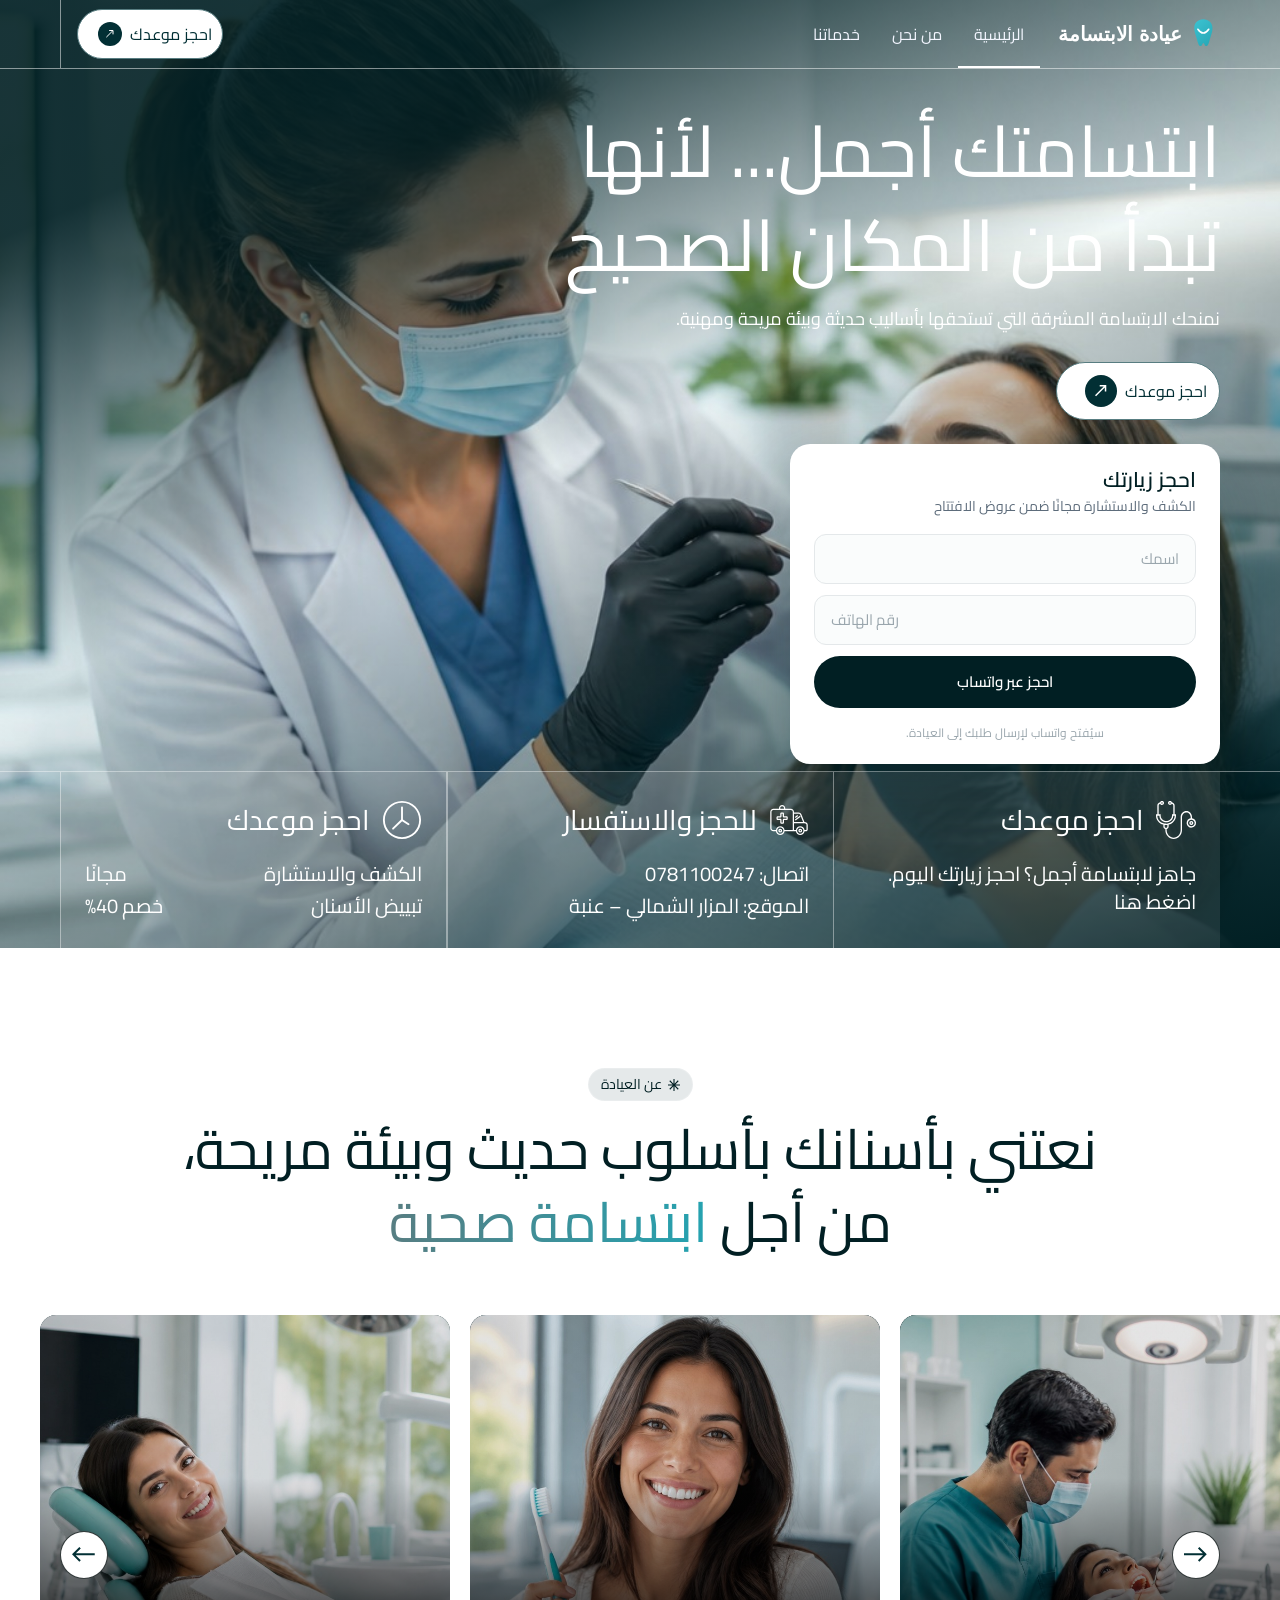
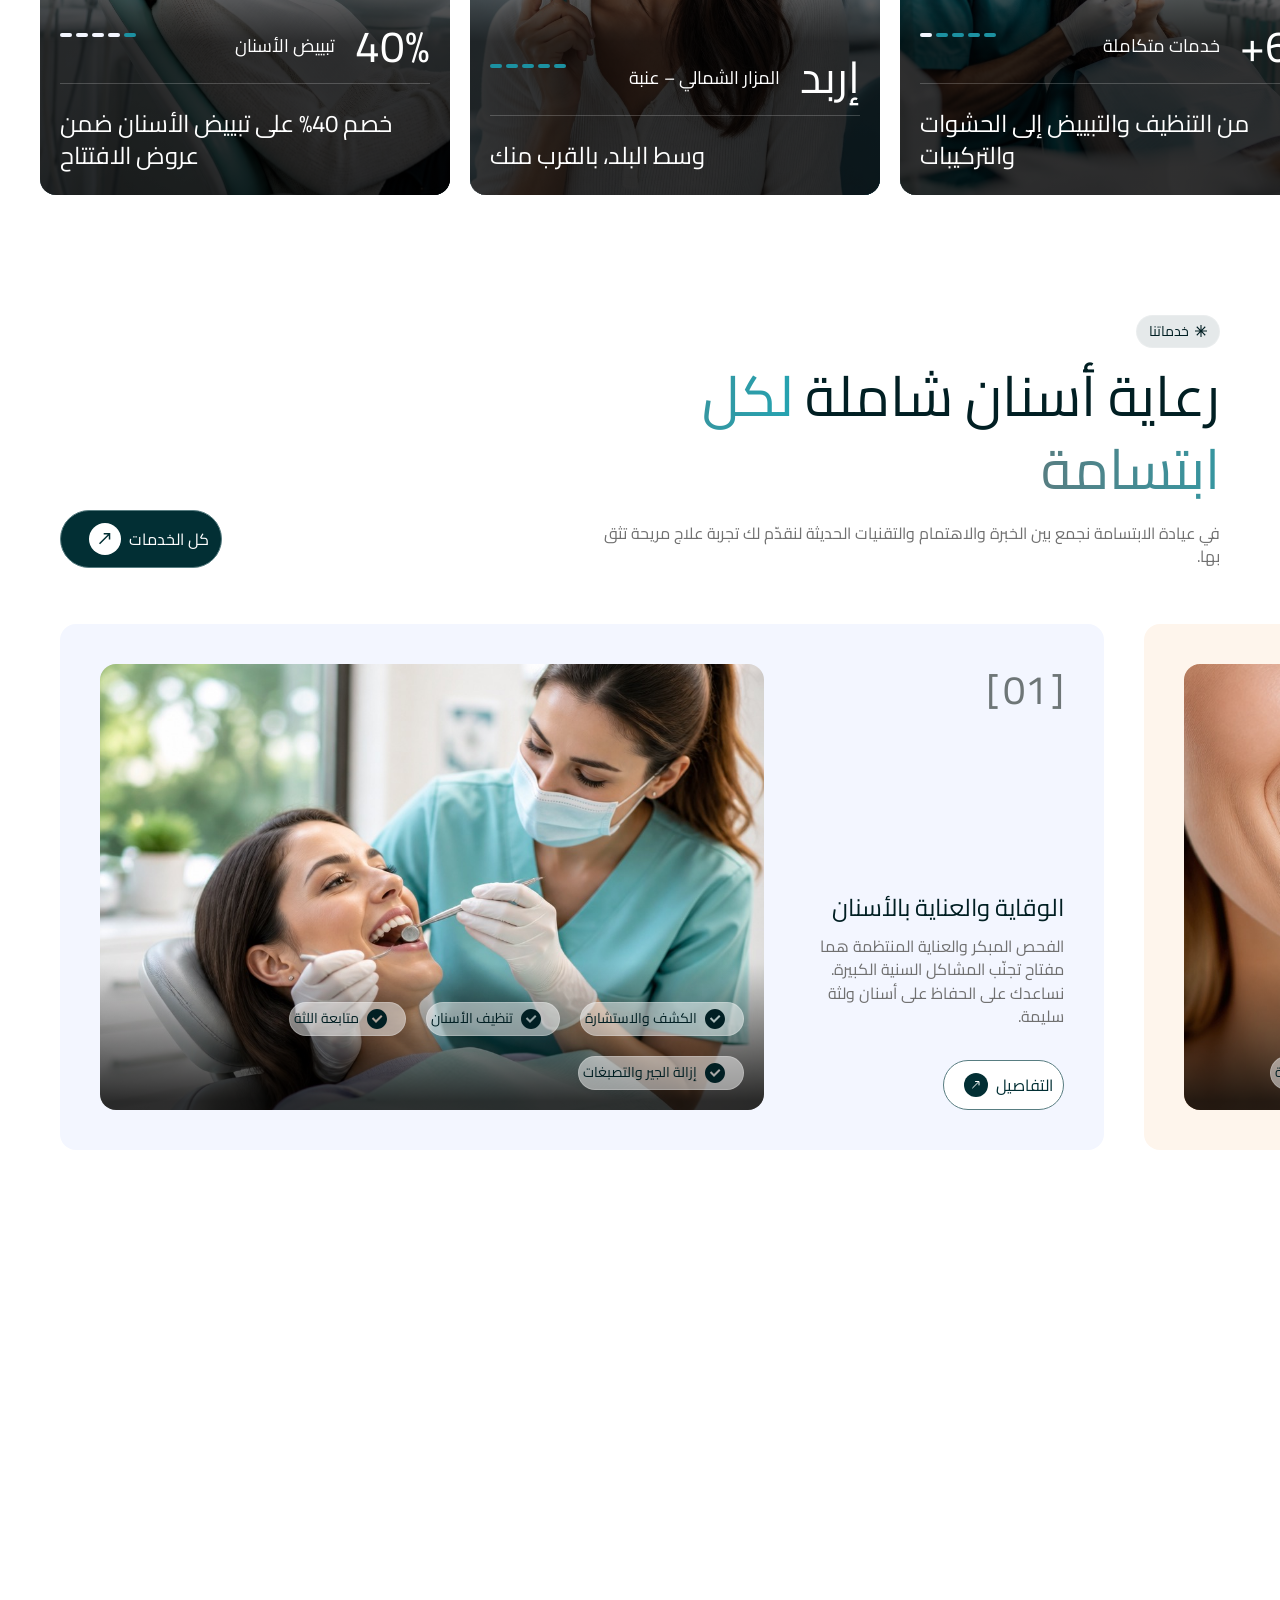
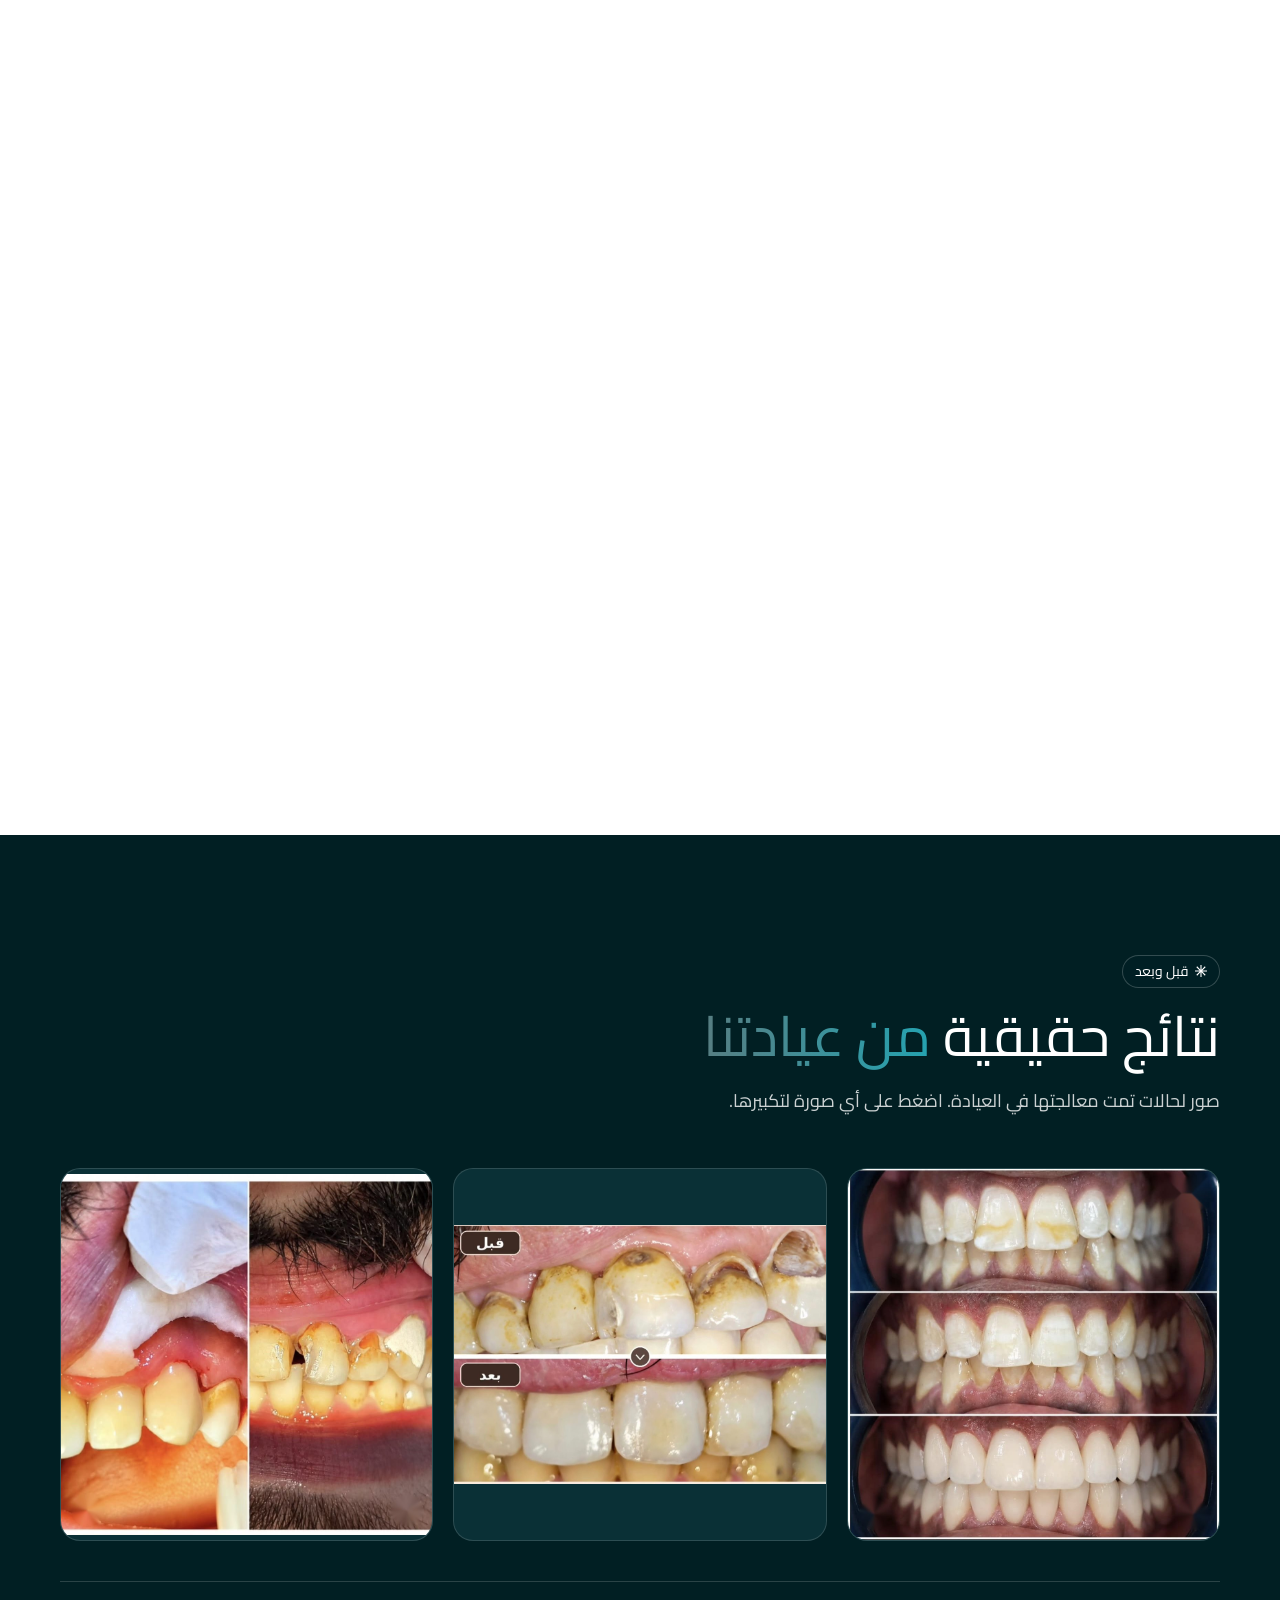
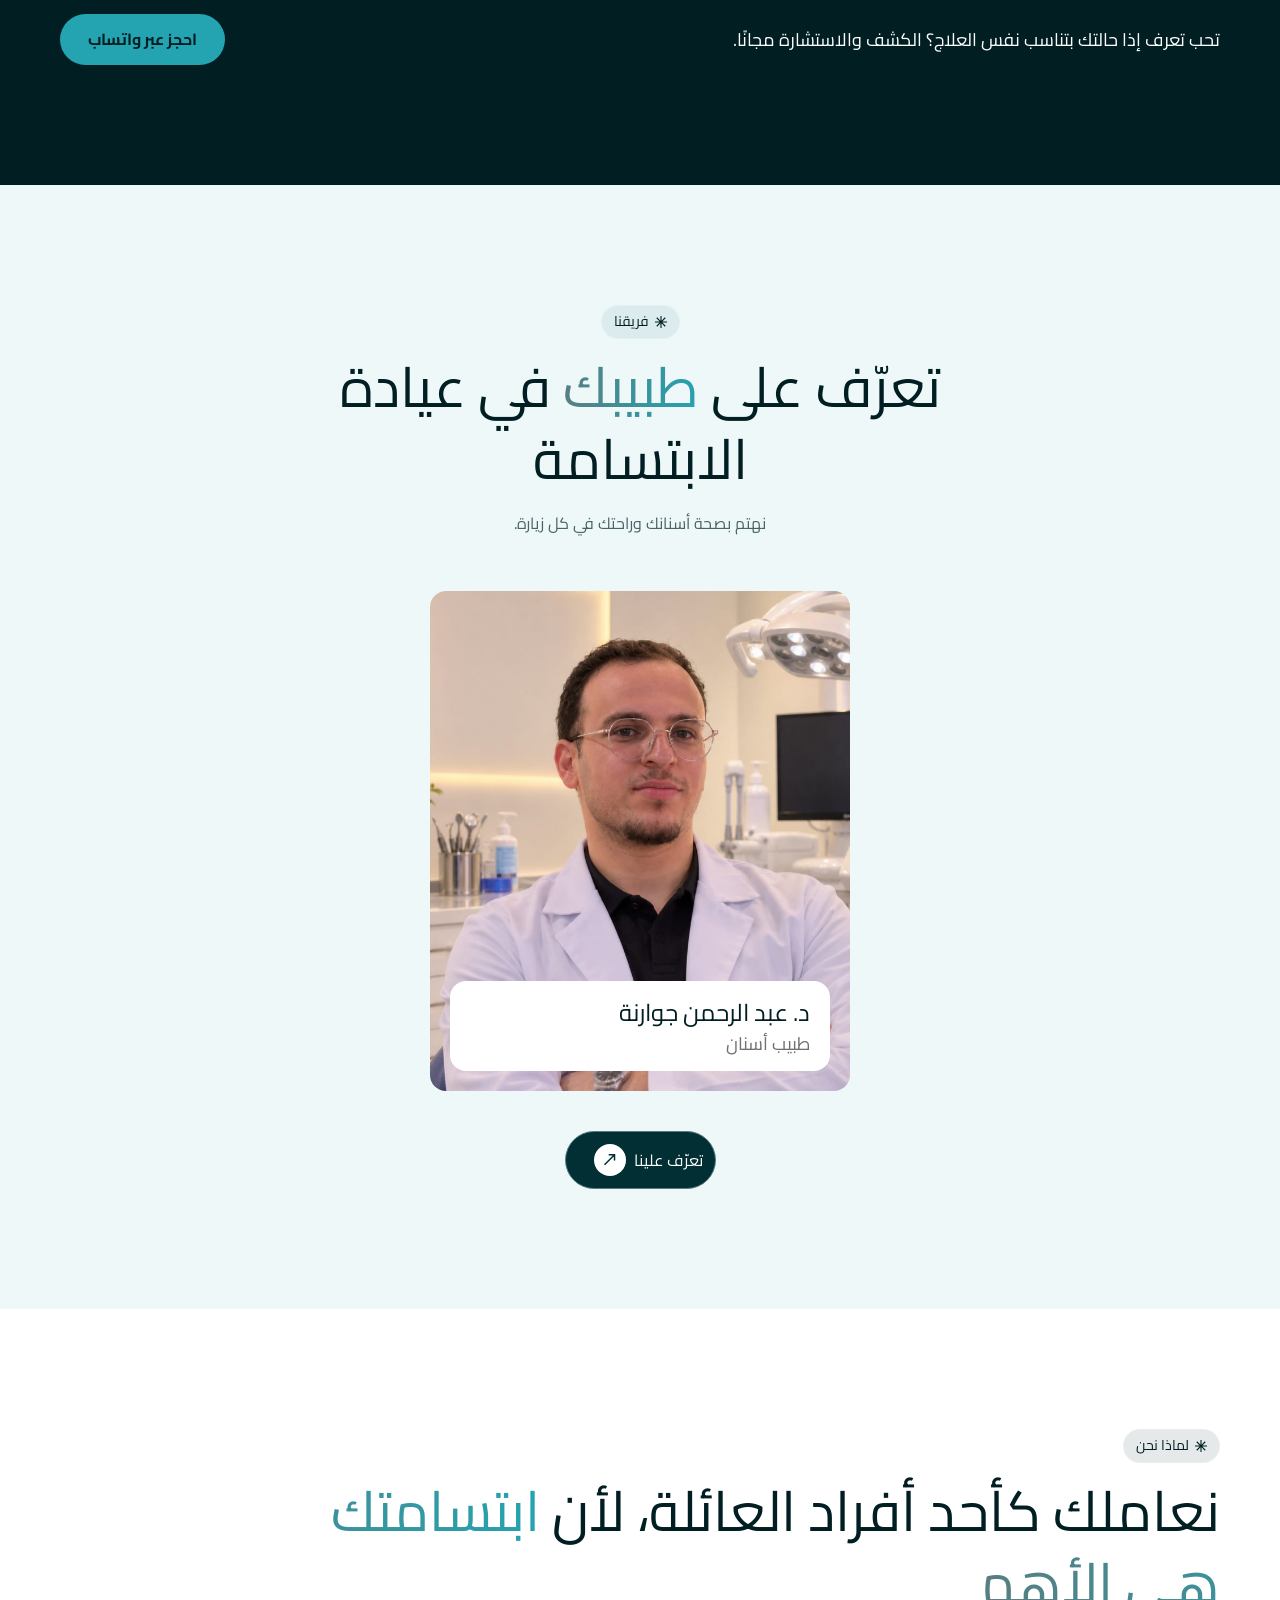
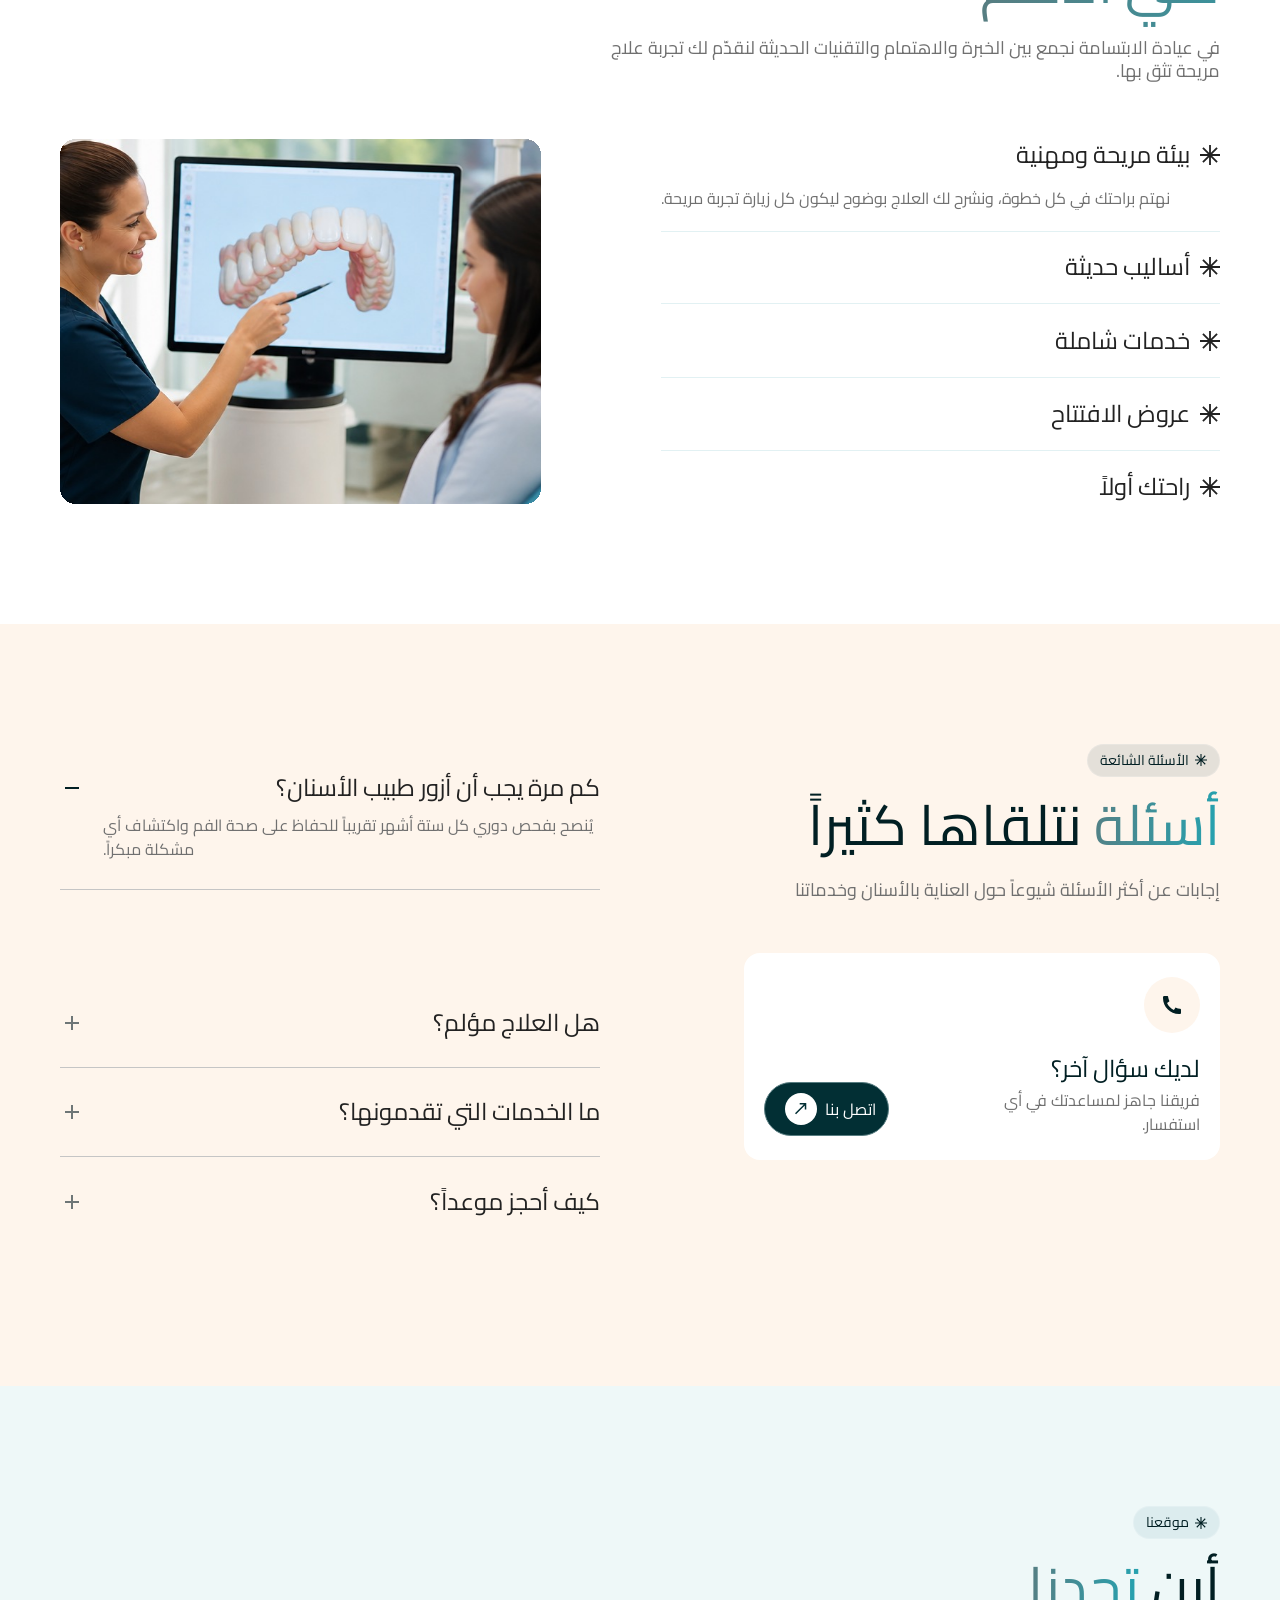
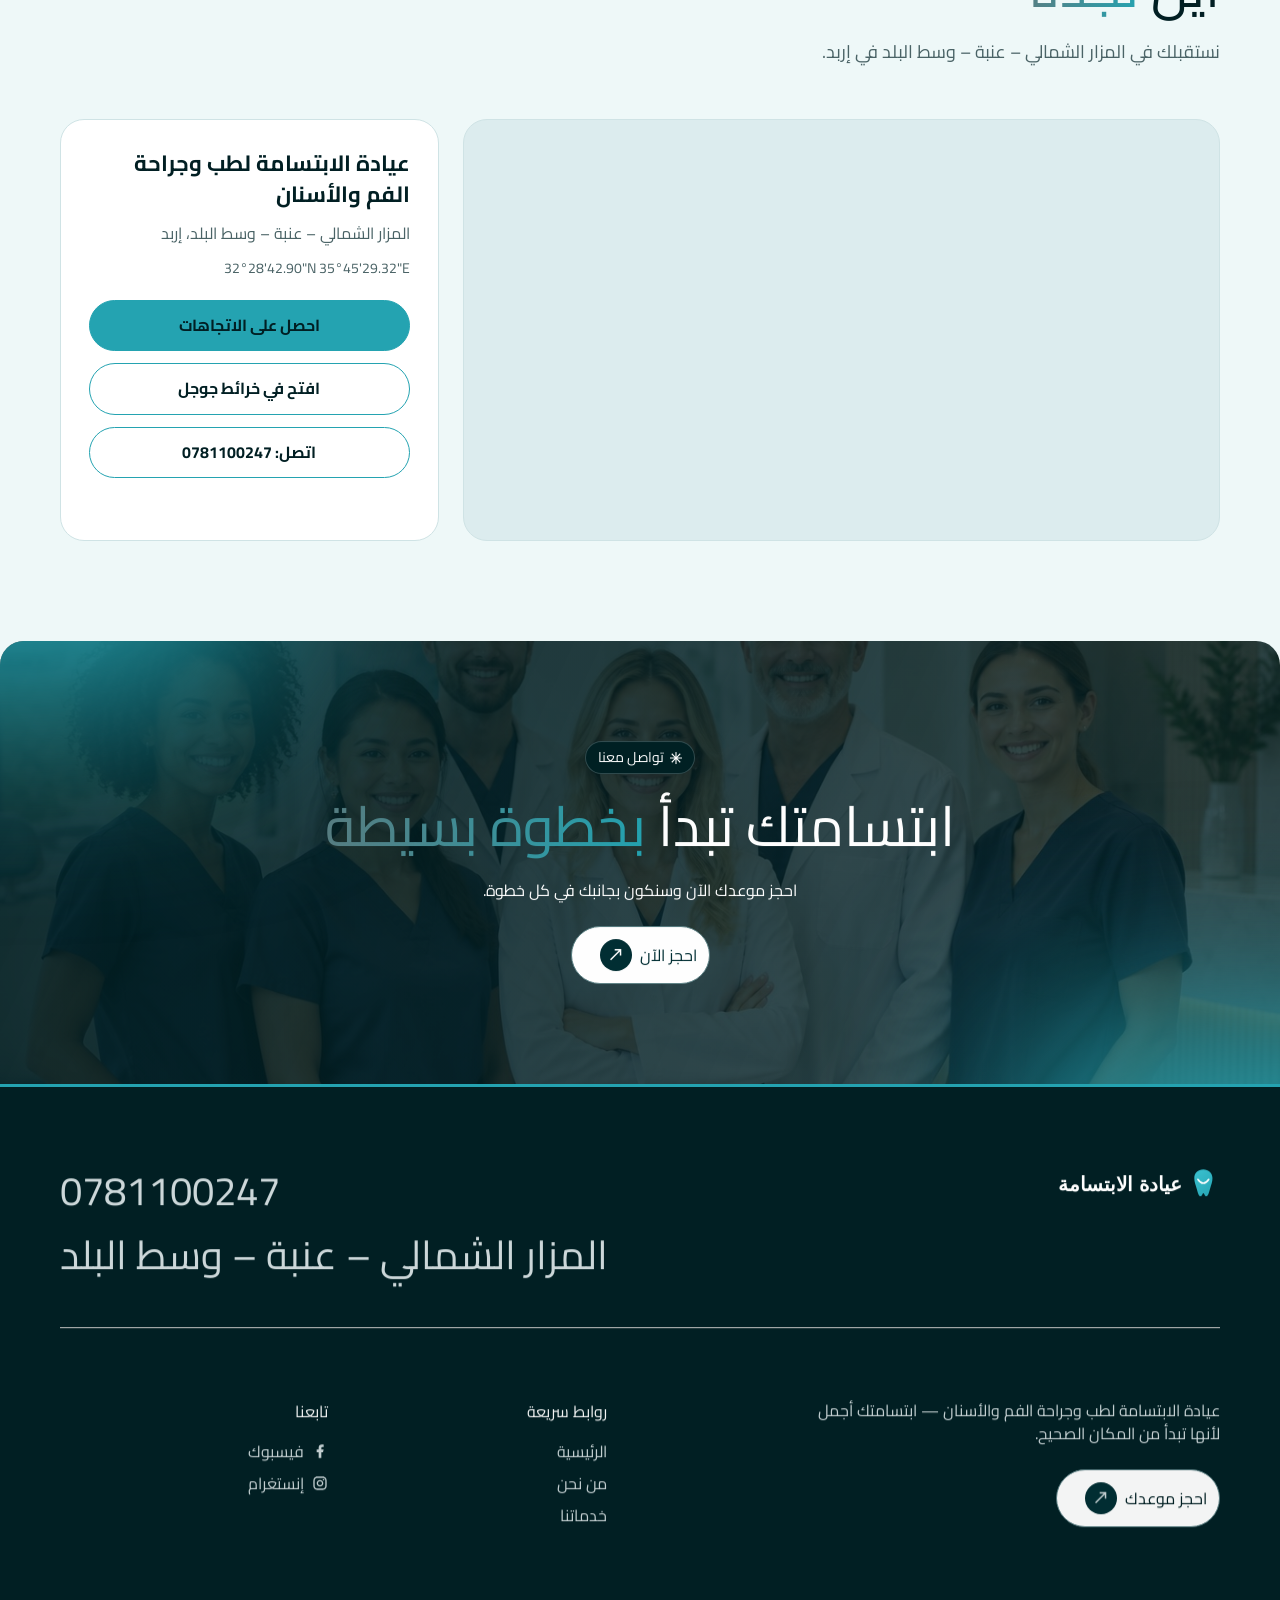
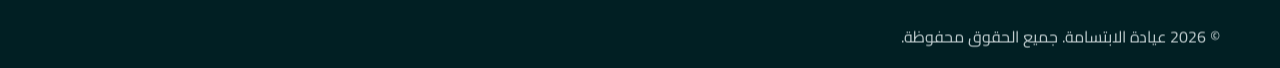
<file: index.html>
<!DOCTYPE html>

<html dir="rtl" lang="ar">
<head>
<meta charset="utf-8"/>
<title>عيادة الابتسامة | ابتسامتك أجمل</title>
<meta content="عيادة الابتسامة لطب وجراحة الفم والأسنان في إربد: تنظيف وتبييض وحشوات وڤينير وتركيبات وتقويم وزراعة وأسنان أطفال. الكشف والاستشارة مجانًا ضمن عروض الافتتاح. احجز الآن: 0781100247" name="description"/>
<meta content="عيادة الابتسامة | ابتسامتك أجمل" property="og:title"/>
<meta content="عيادة الابتسامة لطب وجراحة الفم والأسنان في إربد: تنظيف وتبييض وحشوات وڤينير وتركيبات وتقويم وزراعة وأسنان أطفال. الكشف والاستشارة مجانًا ضمن عروض الافتتاح. احجز الآن: 0781100247" property="og:description"/>
<meta content="assets/img/gen_dentist-examining-patients-teeth-close-up_1.jpg" property="og:image"/>
<meta content="عيادة الابتسامة | ابتسامتك أجمل" name="twitter:title"/>
<meta content="عيادة الابتسامة لطب وجراحة الفم والأسنان في إربد: تنظيف وتبييض وحشوات وڤينير وتركيبات وتقويم وزراعة وأسنان أطفال. الكشف والاستشارة مجانًا ضمن عروض الافتتاح. احجز الآن: 0781100247" name="twitter:description"/>
<meta content="assets/img/gen_dentist-examining-patients-teeth-close-up_1.jpg" name="twitter:image"/>
<meta content="website" property="og:type"/>
<meta content="summary_large_image" name="twitter:card"/>
<meta content="width=device-width, initial-scale=1" name="viewport"/>
<link href="assets/css/style.css?v=20261101" rel="stylesheet" type="text/css"/>
<style>
</style>




<script type="text/javascript">
            !function(o, c) {
                var n = c.documentElement
                  , t = " w-mod-";
                n.className += t + "js",
                ("ontouchstart"in o || o.DocumentTouch && c instanceof DocumentTouch) && (n.className += t + "touch")
            }(window, document);
        </script>
<link href="assets/img/favicon.svg" rel="shortcut icon" type="image/x-icon"/>
<link href="assets/img/webclip.png" rel="apple-touch-icon"/>
<!-- SGAP cdn -->
<script src="assets/js/gsap.min.js"></script>
<script src="assets/js/ScrollTrigger.min.js"></script>

<link href="assets/css/fonts.css?v=1" rel="stylesheet"/><link href="assets/css/rtl.css?v=3" rel="stylesheet"/></head>
<body><div class="page-wrapper"><div class="navbar_wrap w-nav" data-animation="default" data-collapse="medium" data-duration="400" data-easing="ease" data-easing2="ease" fs-scrolldisable-element="smart-nav" role="banner"><div class="navbar_container"><a aria-current="page" class="navbar_logo w-nav-brand w--current" href="index.html"><img alt="عيادة الابتسامة" class="logo_image" loading="eager" src="assets/img/logo-alibtisama-light.svg"/></a><div class="navbar-content_wrap"><nav class="navbar_menu w-nav-menu" role="navigation"><a aria-current="page" class="navbar_link w-inline-block w--current" href="index.html"><div>الرئيسية</div></a><a class="navbar_link w-inline-block" href="about.html"><div>من نحن</div></a><a class="navbar_link w-inline-block" href="service.html"><div>خدماتنا</div></a></nav><div class="navbar-button_wrapper"><div class="navbar_button hide-mobile"><div class="button-container"><a class="button_primary w-variant-fb89ee7f-8db1-8e54-55c6-075f0151c951 w-inline-block" data-wf--button-primary--variant="light-small" href="https://wa.me/962781100247?text=مرحباً%20عيادة%20الابتسامة%2C%20أرغب%20بحجز%20موعد." rel="noopener" target="_blank"><div class="button_inner"><div class="button-text_wrap"><div class="button_text">احجز موعدك</div></div><div class="button-icon_group w-variant-fb89ee7f-8db1-8e54-55c6-075f0151c951"><div class="button-icon_wrap w-variant-fb89ee7f-8db1-8e54-55c6-075f0151c951"><svg fill="none" preserveaspectratio="none" vector-effect="non-scaling-stroke" viewbox="0 0 12 12" width="100%" xmlns="http://www.w3.org/2000/svg"><path d="M4.70139 0.75L10.5303 0.750201L10.5303 6.55165M0.530334 10.75L10.2896 0.990932" stroke="currentColor" stroke-width="1.5"></path></svg></div><div class="button-icon_wrap w-variant-fb89ee7f-8db1-8e54-55c6-075f0151c951 is-hover"><svg fill="none" preserveaspectratio="none" vector-effect="non-scaling-stroke" viewbox="0 0 12 12" width="100%" xmlns="http://www.w3.org/2000/svg"><path d="M4.70139 0.75L10.5303 0.750201L10.5303 6.55165M0.530334 10.75L10.2896 0.990932" stroke="currentColor" stroke-width="1.5"></path></svg></div></div></div></a></div></div><div class="navbar-toggler-button w-nav-button"><div class="navbar-toggle_icon"><div class="navbar-toggler_bar_top"></div><div class="navbar-toggler_bar-middle"><div class="navbar-toggler_bar-middle_inner"></div></div><div class="navbar_toggler-bar-bottom"></div></div></div></div></div></div></div><main class="main-wrapper"><header class="section_hero is-home-hero"><div class="section-padding padding-home-hero"><div class="container"><div class="section_component"><div class="home-hero_content"><div class="margin-bottom margin-16px"><h1 class="hero-text-split" data-w-id="15f4ab3a-4cb8-bb3e-3e46-bdbd57d995b3" data-wf-target='[[["6989a716ebe888bb965ec33c","15f4ab3a-4cb8-bb3e-3e46-bdbd57d995b3"],[]]]' style="-webkit-transform:translate3d(0, 25%, 0) scale3d(1, 1, 1) rotateX(0) rotateY(0) rotateZ(0) skew(0, 0);-moz-transform:translate3d(0, 25%, 0) scale3d(1, 1, 1) rotateX(0) rotateY(0) rotateZ(0) skew(0, 0);-ms-transform:translate3d(0, 25%, 0) scale3d(1, 1, 1) rotateX(0) rotateY(0) rotateZ(0) skew(0, 0);transform:translate3d(0, 25%, 0) scale3d(1, 1, 1) rotateX(0) rotateY(0) rotateZ(0) skew(0, 0);opacity:0">ابتسامتك أجمل... لأنها تبدأ من المكان الصحيح</h1></div><div class="margin-bottom margin-32px"><p class="home-hero_para" data-w-id="59cae1c0-9ae0-0825-f9e9-7645d908b0e0" style="opacity:0">نمنحك الابتسامة المشرقة التي تستحقها بأساليب حديثة وبيئة مريحة ومهنية.</p></div><div class="button-container" data-w-id="123dbd0a-737f-01ae-eb77-4a2f18726493" style="opacity:0"><a class="button_primary w-variant-62db4792-8717-dbe8-e811-0d36eb02f9ec w-inline-block" data-wf--button-primary--variant="light" href="https://wa.me/962781100247?text=مرحباً%20عيادة%20الابتسامة%2C%20أرغب%20بحجز%20موعد." rel="noopener" target="_blank"><div class="button_inner"><div class="button-text_wrap"><div class="button_text">احجز موعدك</div></div><div class="button-icon_group w-variant-62db4792-8717-dbe8-e811-0d36eb02f9ec"><div class="button-icon_wrap"><svg fill="none" preserveaspectratio="none" vector-effect="non-scaling-stroke" viewbox="0 0 12 12" width="100%" xmlns="http://www.w3.org/2000/svg"><path d="M4.70139 0.75L10.5303 0.750201L10.5303 6.55165M0.530334 10.75L10.2896 0.990932" stroke="currentColor" stroke-width="1.5"></path></svg></div><div class="button-icon_wrap is-hover"><svg fill="none" preserveaspectratio="none" vector-effect="non-scaling-stroke" viewbox="0 0 12 12" width="100%" xmlns="http://www.w3.org/2000/svg"><path d="M4.70139 0.75L10.5303 0.750201L10.5303 6.55165M0.530334 10.75L10.2896 0.990932" stroke="currentColor" stroke-width="1.5"></path></svg></div></div></div></a></div><div class="lead-form_card"><div class="lead-form_head"><div class="lead-form_title">احجز زيارتك</div><div class="lead-form_sub">الكشف والاستشارة مجانًا ضمن عروض الافتتاح</div></div><form class="lead-form" onsubmit="return clinicLead(event)"><input class="lead-form_input" name="name" placeholder="اسمك" required="" type="text"/><input class="lead-form_input" name="phone" placeholder="رقم الهاتف" required="" type="tel"/><button class="lead-form_btn" type="submit">احجز عبر واتساب</button><div class="lead-form_note">سيُفتح واتساب لإرسال طلبك إلى العيادة.</div></form><div class="lead-form_success" style="display:none"><div class="lead-form_title">تم تجهيز رسالتك!</div><div class="lead-form_sub">أكمل الإرسال من واتساب وسنتواصل معك لتأكيد الموعد.</div></div></div></div></div></div></div><div class="our-info_wrap" data-w-id="4a010508-9584-456a-0d04-e7cbb6c6bb4f" style="-webkit-transform:translate3d(0, 25%, 0) scale3d(1, 1, 1) rotateX(0) rotateY(0) rotateZ(0) skew(0, 0);-moz-transform:translate3d(0, 25%, 0) scale3d(1, 1, 1) rotateX(0) rotateY(0) rotateZ(0) skew(0, 0);-ms-transform:translate3d(0, 25%, 0) scale3d(1, 1, 1) rotateX(0) rotateY(0) rotateZ(0) skew(0, 0);transform:translate3d(0, 25%, 0) scale3d(1, 1, 1) rotateX(0) rotateY(0) rotateZ(0) skew(0, 0);opacity:0"><div class="section-padding"><div class="container"><div class="section_component"><div class="our-info_list"><div class="our-info_item"><div class="our-info_item-header"><div class="our-info_icon"><svg fill="none" preserveaspectratio="none" vector-effect="non-scaling-stroke" viewbox="0 0 40 40" width="100%" xmlns="http://www.w3.org/2000/svg"><g clip-path="url(#clip0_372_1447)"><path d="M39.9516 22.2981C39.656 20.2503 38.0473 18.6416 35.9995 18.346V17.134C35.9995 13.79 33.4575 11.0674 30.3329 11.0674C27.2983 11.0674 24.7576 13.7074 24.6663 16.9527H24.705L24.6663 16.9593V30.0971C24.6663 34.2971 21.5264 37.7077 17.6664 37.7077C13.8065 37.7077 10.6665 34.2924 10.6665 30.0971V28.9592C11.6332 28.9592 12.6665 28.2585 12.6665 26.2925V24.6159C16.9451 23.5219 19.9997 19.848 19.9997 15.6827V14.2927H18.6664L18.6384 5.61616C18.6287 4.0101 17.4762 2.63879 15.8958 2.35288C15.5549 1.30848 14.4318 0.73815 13.3873 1.07915C12.3429 1.42006 11.7726 2.54312 12.1136 3.58761C12.4545 4.63201 13.5776 5.20234 14.622 4.86134C15.1813 4.67876 15.631 4.25802 15.8504 3.71219C16.7045 3.95519 17.2962 4.73218 17.3031 5.62016L17.3331 14.2927H15.9998V15.702C15.9466 18.0209 14.392 20.036 12.1625 20.6759C10.9696 21.0544 9.68878 21.0544 8.49588 20.6759C6.26899 20.0339 4.71785 18.0191 4.6666 15.702V14.2927H2.66663V5.62616C2.67046 4.72509 3.27645 3.93777 4.14661 3.70352C4.55235 4.73643 5.71858 5.24475 6.75148 4.83901C7.78439 4.43326 8.29271 3.26695 7.88697 2.23413C7.48122 1.20131 6.31491 0.692901 5.28209 1.09864C4.72243 1.31856 4.2906 1.77747 4.10527 2.34954C2.50755 2.62254 1.33773 4.00527 1.33331 5.62616V14.2927H0V15.6793C0 19.8493 3.05662 23.5246 7.33323 24.6159V26.2925C7.33323 28.2585 8.36654 28.9592 9.3332 28.9592V30.0971C9.3332 35.0304 13.0711 39.041 17.6664 39.041C22.2617 39.041 25.9996 35.0257 25.9996 30.0971V16.9913C26.0663 14.4614 28.0116 12.4027 30.3329 12.4027C32.7222 12.4027 34.6662 14.5254 34.6662 17.136V18.346C32.1153 18.7141 30.3459 21.0805 30.7141 23.6314C31.0822 26.1823 33.4486 27.9517 35.9995 27.5835C38.5504 27.2153 40.3197 24.8489 39.9516 22.2981ZM13.9998 3.62619C13.6316 3.62619 13.3331 3.3277 13.3331 2.95953C13.3331 2.59137 13.6316 2.29288 13.9998 2.29288C14.368 2.29288 14.6665 2.59137 14.6665 2.95953C14.6665 3.3277 14.368 3.62619 13.9998 3.62619ZM5.99991 2.29288C6.36807 2.29288 6.66657 2.59137 6.66657 2.95953C6.66657 3.3277 6.36807 3.62619 5.99991 3.62619C5.63175 3.62619 5.33326 3.3277 5.33326 2.95953C5.33326 2.59137 5.63175 2.29288 5.99991 2.29288ZM1.33331 15.6793V15.626H3.33328V15.702C3.38328 18.5996 5.31101 21.1283 8.09188 21.9439C9.54911 22.4053 11.1133 22.4053 12.5705 21.9439C15.3527 21.1294 17.2822 18.6006 17.3331 15.702V15.626H18.6664V15.6793C18.6664 19.388 15.8078 22.6512 11.8665 23.4406C10.941 23.6259 9.99302 23.6724 9.05387 23.5786C8.74471 23.5486 8.43738 23.5021 8.13321 23.4392C4.19194 22.6512 1.33331 19.388 1.33331 15.6793ZM9.3332 27.6258C8.73321 27.6258 8.66654 26.6925 8.66654 26.2925V24.8779C8.71987 24.8845 8.77454 24.8872 8.82854 24.8925C8.8952 24.8999 8.96187 24.9052 9.02854 24.9112C9.34386 24.9392 9.66186 24.9579 9.98252 24.9585H10.0159C10.3358 24.9585 10.6532 24.9392 10.9665 24.9112C11.0332 24.9052 11.1038 24.8999 11.1725 24.8925C11.2252 24.8865 11.2798 24.8845 11.3325 24.8779V26.2925C11.3325 26.6925 11.2658 27.6258 10.6658 27.6258H9.3332ZM35.3328 26.2925C33.4919 26.2925 31.9995 24.8001 31.9995 22.9592C31.9995 21.1184 33.4919 19.626 35.3328 19.626C37.1737 19.626 38.6661 21.1184 38.6661 22.9592C38.6639 24.7993 37.1728 26.2904 35.3328 26.2925Z" fill="currentColor"></path><path d="M35.3329 20.959C34.2283 20.959 33.3329 21.8544 33.3329 22.959C33.3329 24.0635 34.2283 24.9589 35.3329 24.9589C36.4374 24.9589 37.3328 24.0635 37.3328 22.959C37.3328 21.8544 36.4374 20.959 35.3329 20.959ZM35.3329 23.6256C34.9647 23.6256 34.6662 23.3271 34.6662 22.959C34.6662 22.5908 34.9647 22.2923 35.3329 22.2923C35.701 22.2923 35.9995 22.5908 35.9995 22.959C35.9995 23.3271 35.701 23.6256 35.3329 23.6256Z" fill="currentColor"></path></g><defs><clippath id="clip0_372_1447"><rect fill="currentColor" height="40" width="40"></rect></clippath></defs></svg></div><h2 class="our-info_title">احجز موعدك</h2></div><div class="our-info_item-body"><p class="our-info_item-para is-light">جاهز لابتسامة أجمل؟ احجز زيارتك اليوم. اضغط هنا</p></div></div><div class="our-info_item"><div class="our-info_item-header"><div class="our-info_icon"><svg fill="none" preserveaspectratio="none" vector-effect="non-scaling-stroke" viewbox="0 0 40 40" width="100%" xmlns="http://www.w3.org/2000/svg"><path d="M35.625 21.875H35.4231L32.4594 14.465C32.2292 13.8837 31.8292 13.3854 31.3116 13.0348C30.7939 12.6843 30.1827 12.4979 29.5575 12.5H25V11.875C24.999 11.0465 24.6694 10.2522 24.0836 9.66639C23.4978 9.08055 22.7035 8.75099 21.875 8.75H16.25V8.125C16.25 7.2962 15.9208 6.50134 15.3347 5.91529C14.7487 5.32924 13.9538 5 13.125 5C12.2962 5 11.5013 5.32924 10.9153 5.91529C10.3292 6.50134 10 7.2962 10 8.125V8.75H4.375C3.5465 8.75099 2.75222 9.08055 2.16639 9.66639C1.58055 10.2522 1.25099 11.0465 1.25 11.875V28.125C1.25099 28.9535 1.58055 29.7478 2.16639 30.3336C2.75222 30.9194 3.5465 31.249 4.375 31.25H6.925C7.07444 32.2905 7.594 33.2423 8.3884 33.9308C9.18281 34.6193 10.1988 34.9982 11.25 34.9982C12.3012 34.9982 13.3172 34.6193 14.1116 33.9308C14.906 33.2423 15.4256 32.2905 15.575 31.25H26.925C27.0744 32.2905 27.594 33.2423 28.3884 33.9308C29.1828 34.6193 30.1988 34.9982 31.25 34.9982C32.3012 34.9982 33.3172 34.6193 34.1116 33.9308C34.906 33.2423 35.4256 32.2905 35.575 31.25H36.875C37.3723 31.25 37.8492 31.0525 38.2008 30.7008C38.5525 30.3492 38.75 29.8723 38.75 29.375V25C38.749 24.1715 38.4194 23.3772 37.8336 22.7914C37.2478 22.2056 36.4535 21.876 35.625 21.875ZM29.5575 13.75C29.9325 13.7487 30.2992 13.8605 30.6097 14.0708C30.9202 14.281 31.1601 14.58 31.2981 14.9288L34.0769 21.875H25V13.75H29.5575ZM11.25 8.125C11.25 7.62772 11.4475 7.15081 11.7992 6.79917C12.1508 6.44754 12.6277 6.25 13.125 6.25C13.6223 6.25 14.0992 6.44754 14.4508 6.79917C14.8025 7.15081 15 7.62772 15 8.125V8.75H11.25V8.125ZM11.25 33.75C10.6319 33.75 10.0277 33.5667 9.51384 33.2233C8.99994 32.88 8.5994 32.3919 8.36288 31.8209C8.12635 31.2499 8.06447 30.6215 8.18505 30.0153C8.30562 29.4092 8.60325 28.8523 9.04029 28.4153C9.47733 27.9783 10.0342 27.6806 10.6403 27.56C11.2465 27.4395 11.8749 27.5014 12.4459 27.7379C13.0169 27.9744 13.505 28.3749 13.8483 28.8888C14.1917 29.4027 14.375 30.0069 14.375 30.625C14.374 31.4535 14.0444 32.2478 13.4586 32.8336C12.8728 33.4194 12.0785 33.749 11.25 33.75ZM23.75 30H15.575C15.4256 28.9595 14.906 28.0077 14.1116 27.3192C13.3172 26.6307 12.3012 26.2518 11.25 26.2518C10.1988 26.2518 9.18281 26.6307 8.3884 27.3192C7.594 28.0077 7.07444 28.9595 6.925 30H4.375C3.87772 30 3.40081 29.8025 3.04917 29.4508C2.69754 29.0992 2.5 28.6223 2.5 28.125V11.875C2.5 11.3777 2.69754 10.9008 3.04917 10.5492C3.40081 10.1975 3.87772 10 4.375 10H21.875C22.3723 10 22.8492 10.1975 23.2008 10.5492C23.5525 10.9008 23.75 11.3777 23.75 11.875V30ZM31.25 33.75C30.6319 33.75 30.0277 33.5667 29.5138 33.2233C28.9999 32.88 28.5994 32.3919 28.3629 31.8209C28.1264 31.2499 28.0645 30.6215 28.185 30.0153C28.3056 29.4092 28.6033 28.8523 29.0403 28.4153C29.4773 27.9783 30.0342 27.6806 30.6403 27.56C31.2465 27.4395 31.8749 27.5014 32.4459 27.7379C33.0169 27.9744 33.505 28.3749 33.8483 28.8888C34.1917 29.4027 34.375 30.0069 34.375 30.625C34.374 31.4535 34.0444 32.2478 33.4586 32.8336C32.8728 33.4194 32.0785 33.749 31.25 33.75ZM37.5 29.375C37.5 29.5408 37.4342 29.6997 37.3169 29.8169C37.1997 29.9342 37.0408 30 36.875 30H35.575C35.4256 28.9595 34.906 28.0077 34.1116 27.3192C33.3172 26.6307 32.3012 26.2518 31.25 26.2518C30.1988 26.2518 29.1828 26.6307 28.3884 27.3192C27.594 28.0077 27.0744 28.9595 26.925 30H25V23.125H35.625C36.1223 23.125 36.5992 23.3225 36.9508 23.6742C37.3025 24.0258 37.5 24.5027 37.5 25V29.375Z" fill="currentColor"></path><path d="M11.25 28.75C10.8792 28.75 10.5166 28.86 10.2083 29.066C9.89997 29.272 9.65964 29.5649 9.51773 29.9075C9.37581 30.2501 9.33868 30.6271 9.41103 30.9908C9.48338 31.3545 9.66195 31.6886 9.92418 31.9508C10.1864 32.213 10.5205 32.3916 10.8842 32.464C11.2479 32.5363 11.6249 32.4992 11.9675 32.3573C12.3101 32.2154 12.603 31.975 12.809 31.6667C13.015 31.3584 13.125 30.9958 13.125 30.625C13.125 30.1277 12.9275 29.6508 12.5758 29.2992C12.2242 28.9475 11.7473 28.75 11.25 28.75ZM11.25 31.25C11.1264 31.25 11.0056 31.2133 10.9028 31.1447C10.8 31.076 10.7199 30.9784 10.6726 30.8642C10.6253 30.75 10.6129 30.6243 10.637 30.5031C10.6611 30.3818 10.7207 30.2705 10.8081 30.1831C10.8955 30.0956 11.0068 30.0361 11.1281 30.012C11.2493 29.9879 11.375 30.0003 11.4892 30.0476C11.6034 30.0949 11.701 30.175 11.7697 30.2778C11.8383 30.3806 11.875 30.5014 11.875 30.625C11.875 30.7908 11.8092 30.9497 11.6919 31.0669C11.5747 31.1842 11.4158 31.25 11.25 31.25Z" fill="currentColor"></path><path d="M31.25 28.75C30.8792 28.75 30.5166 28.86 30.2083 29.066C29.9 29.272 29.6596 29.5649 29.5177 29.9075C29.3758 30.2501 29.3387 30.6271 29.411 30.9908C29.4834 31.3545 29.662 31.6886 29.9242 31.9508C30.1864 32.213 30.5205 32.3916 30.8842 32.464C31.2479 32.5363 31.6249 32.4992 31.9675 32.3573C32.3101 32.2154 32.603 31.975 32.809 31.6667C33.015 31.3584 33.125 30.9958 33.125 30.625C33.125 30.1277 32.9275 29.6508 32.5758 29.2992C32.2242 28.9475 31.7473 28.75 31.25 28.75ZM31.25 31.25C31.1264 31.25 31.0056 31.2133 30.9028 31.1447C30.8 31.076 30.7199 30.9784 30.6726 30.8642C30.6253 30.75 30.6129 30.6243 30.637 30.5031C30.6611 30.3818 30.7207 30.2705 30.8081 30.1831C30.8955 30.0956 31.0068 30.0361 31.1281 30.012C31.2493 29.9879 31.375 30.0003 31.4892 30.0476C31.6034 30.0949 31.701 30.175 31.7697 30.2778C31.8383 30.3806 31.875 30.5014 31.875 30.625C31.875 30.7908 31.8092 30.9497 31.6919 31.0669C31.5747 31.1842 31.4158 31.25 31.25 31.25Z" fill="currentColor"></path><path d="M17.5 16.25H15V13.75C15 13.4185 14.8683 13.1005 14.6339 12.8661C14.3995 12.6317 14.0815 12.5 13.75 12.5H12.5C12.1685 12.5 11.8505 12.6317 11.6161 12.8661C11.3817 13.1005 11.25 13.4185 11.25 13.75V16.25H8.75C8.41848 16.25 8.10054 16.3817 7.86612 16.6161C7.6317 16.8505 7.5 17.1685 7.5 17.5V18.75C7.5 19.0815 7.6317 19.3995 7.86612 19.6339C8.10054 19.8683 8.41848 20 8.75 20H11.25V22.5C11.25 22.8315 11.3817 23.1495 11.6161 23.3839C11.8505 23.6183 12.1685 23.75 12.5 23.75H13.75C14.0815 23.75 14.3995 23.6183 14.6339 23.3839C14.8683 23.1495 15 22.8315 15 22.5V20H17.5C17.8315 20 18.1495 19.8683 18.3839 19.6339C18.6183 19.3995 18.75 19.0815 18.75 18.75V17.5C18.75 17.1685 18.6183 16.8505 18.3839 16.6161C18.1495 16.3817 17.8315 16.25 17.5 16.25ZM17.5 18.75H15C14.6685 18.75 14.3505 18.8817 14.1161 19.1161C13.8817 19.3505 13.75 19.6685 13.75 20V22.5H12.5V20C12.5 19.6685 12.3683 19.3505 12.1339 19.1161C11.8995 18.8817 11.5815 18.75 11.25 18.75H8.75V17.5H11.25C11.5815 17.5 11.8995 17.3683 12.1339 17.1339C12.3683 16.8995 12.5 16.5815 12.5 16.25V13.75H13.75V16.25C13.75 16.5815 13.8817 16.8995 14.1161 17.1339C14.3505 17.3683 14.6685 17.5 15 17.5H17.5V18.75Z" fill="currentColor"></path><path d="M25.875 16.9932L28.375 15.1182L29.1246 16.1177L26.6246 17.9927L25.875 16.9932Z" fill="currentColor"></path><path d="M25.875 19.4932L30.875 15.7432L31.6246 16.7427L26.6246 20.4927L25.875 19.4932Z" fill="currentColor"></path></svg></div><h2 class="our-info_title">للحجز والاستفسار</h2></div><div class="our-info_item-body"><a class="our-info_item-link w-inline-block" href="tel:+962781100247"><div class="our-info_item-para">اتصال: 0781100247</div></a><a class="our-info_item-link w-inline-block" href="https://www.google.com/maps?q=32.478583,35.758144" rel="noopener" target="_blank"><div class="our-info_item-para">الموقع: المزار الشمالي – عنبة</div></a></div></div><div class="our-info_item is-last"><div class="our-info_item-header"><div class="our-info_icon"><svg fill="none" preserveaspectratio="none" vector-effect="non-scaling-stroke" viewbox="0 0 40 40" width="100%" xmlns="http://www.w3.org/2000/svg"><g clip-path="url(#clip0_372_1476)"><path d="M20 0.9375C9.48875 0.9375 0.9375 9.48875 0.9375 20C0.9375 30.5106 9.48875 39.0625 20 39.0625C30.5106 39.0625 39.0625 30.5106 39.0625 20C39.0625 9.48875 30.5106 0.9375 20 0.9375ZM20 37.1875C10.5225 37.1875 2.8125 29.4769 2.8125 20C2.8125 10.5225 10.5225 2.8125 20 2.8125C29.4769 2.8125 37.1875 10.5225 37.1875 20C37.1875 29.4769 29.4769 37.1875 20 37.1875Z" fill="currentColor"></path><path d="M27.0588 23.5636L20.9375 19.4967V7.48047C20.9375 6.96234 20.5181 6.54297 20 6.54297C19.4819 6.54297 19.0625 6.96234 19.0625 7.48047V19.603L10.3788 28.0155C10.0069 28.3755 9.99752 28.9686 10.3575 29.3411C10.5413 29.5311 10.7863 29.6261 11.0306 29.6261C11.2656 29.6261 11.5006 29.538 11.6831 29.3617L20.11 21.198L26.0213 25.1242C26.1813 25.2305 26.3613 25.2811 26.5394 25.2811C26.8425 25.2811 27.1406 25.1342 27.3206 24.8623C27.6075 24.4317 27.49 23.8498 27.0588 23.5636Z" fill="currentColor"></path></g><defs><clippath id="clip0_372_1476"><rect fill="currentColor" height="40" width="40"></rect></clippath></defs></svg></div><h2 class="our-info_title">احجز موعدك</h2></div><div class="our-info_item-body"><div class="our-info_block"><div class="our-info_item-para">الكشف والاستشارة</div><div class="our-info_item-para">مجانًا</div></div><div class="our-info_block"><div class="our-info_item-para">تبييض الأسنان</div><div class="our-info_item-para">خصم 40%</div></div></div></div></div></div></div></div></div><div class="hero_overlay-wrap"><div class="hero_overlay is-gradient"></div></div><div class="hero-image_wrap" data-w-id="e790d2ce-f71a-82ed-935b-8c0db2fa91f1"><img alt="عيادة الابتسامة لطب وجراحة الفم والأسنان" class="home-hero_image hide-on-mobile hero-carousel-img is-active" loading="lazy" sizes="(max-width: 2880px) 100vw, 2880px" src="assets/img/gen_dentist-examining-patients-teeth-close-up_1.jpg" srcset="assets/img/gen_dentist-examining-patients-teeth-close-up_1.jpg 500w, assets/img/gen_dentist-examining-patients-teeth-close-up_1.jpg 800w, assets/img/gen_dentist-examining-patients-teeth-close-up_1.jpg 1080w, assets/img/gen_dentist-examining-patients-teeth-close-up_1.jpg 1600w, assets/img/gen_dentist-examining-patients-teeth-close-up_1.jpg 2000w, assets/img/gen_dentist-examining-patients-teeth-close-up_1.jpg 2600w, assets/img/gen_dentist-examining-patients-teeth-close-up_1.jpg 2880w"/><img alt="ابتسامة مشرقة بعد العناية بالأسنان في عيادة الابتسامة" class="home-hero_image hide-on-mobile hero-carousel-img" loading="lazy" src="assets/img/gen_hero-2.jpg"/><img alt="ابتسامة مشرقة بعد العناية بالأسنان في عيادة الابتسامة" class="home-hero_image hide-on-mobile hero-carousel-img" loading="lazy" src="assets/img/gen_hero-3.jpg"/><img alt="ابتسامة مشرقة بعد العناية بالأسنان في عيادة الابتسامة" class="home-hero_image hide-on-mobile hero-carousel-img" loading="lazy" src="assets/img/gen_hero-4.jpg"/></div></header><section class="section_story"><div class="section-padding padding-120x120"><div class="container"><div class="margin-bottom margin-56px"><div class="our-story_header"><div class="content-align-center"><div class="margin-bottom margin-12px" data-w-id="45f1dfd8-7da9-2fd2-e786-deef9a5d04f1" style="-webkit-transform:translate3d(0, 25%, 0) scale3d(1, 1, 1) rotateX(0) rotateY(0) rotateZ(0) skew(0, 0);-moz-transform:translate3d(0, 25%, 0) scale3d(1, 1, 1) rotateX(0) rotateY(0) rotateZ(0) skew(0, 0);-ms-transform:translate3d(0, 25%, 0) scale3d(1, 1, 1) rotateX(0) rotateY(0) rotateZ(0) skew(0, 0);transform:translate3d(0, 25%, 0) scale3d(1, 1, 1) rotateX(0) rotateY(0) rotateZ(0) skew(0, 0);opacity:0"><div class="section_tag"><div class="icon_wrap is-small"><svg fill="none" preserveaspectratio="none" vector-effect="non-scaling-stroke" viewbox="0 0 12 12" width="100%" xmlns="http://www.w3.org/2000/svg"><path d="M12 5.45455H7.31455L10.6255 2.14364L9.85636 1.37455L6.54545 4.68545V0H5.45455V4.68545L2.14364 1.37455L1.37455 2.14364L4.68545 5.45455H0V6.54545H4.68545L1.37455 9.85636L2.14364 10.6255L5.45455 7.31455V12H6.54545V7.31455L9.85636 10.6255L10.6255 9.85636L7.31455 6.54545H12V5.45455Z" fill="currentColor"></path></svg></div><div>عن العيادة</div></div></div><h2 data-w-id="89d2c27f-ce49-39b1-4d32-4b51356a9834" style="-webkit-transform:translate3d(0, 25%, 0) scale3d(1, 1, 1) rotateX(0) rotateY(0) rotateZ(0) skew(0, 0);-moz-transform:translate3d(0, 25%, 0) scale3d(1, 1, 1) rotateX(0) rotateY(0) rotateZ(0) skew(0, 0);-ms-transform:translate3d(0, 25%, 0) scale3d(1, 1, 1) rotateX(0) rotateY(0) rotateZ(0) skew(0, 0);transform:translate3d(0, 25%, 0) scale3d(1, 1, 1) rotateX(0) rotateY(0) rotateZ(0) skew(0, 0);opacity:0"> نعتني بأسنانك بأسلوب حديث وبيئة مريحة، من أجل <span class="text-highlighted">ابتسامة صحية</span></h2></div></div></div><div class="our-story_element" data-w-id="50d20822-b82e-29fa-5a00-90a7c3dad777" style="-webkit-transform:translate3d(0, 25%, 0) scale3d(1, 1, 1) rotateX(0) rotateY(0) rotateZ(0) skew(0, 0);-moz-transform:translate3d(0, 25%, 0) scale3d(1, 1, 1) rotateX(0) rotateY(0) rotateZ(0) skew(0, 0);-ms-transform:translate3d(0, 25%, 0) scale3d(1, 1, 1) rotateX(0) rotateY(0) rotateZ(0) skew(0, 0);transform:translate3d(0, 25%, 0) scale3d(1, 1, 1) rotateX(0) rotateY(0) rotateZ(0) skew(0, 0);opacity:0"><div class="story_slider w-slider" data-animation="slide" data-autoplay="true" data-autoplay-limit="0" data-delay="4000" data-disable-swipe="false" data-duration="400" data-easing="ease" data-hide-arrows="false" data-infinite="true" data-nav-spacing="3"><div class="story-slider_mask w-slider-mask"><div class="story-slider_slide w-slide"><div class="our-story_item"><div class="our-story_item-content"><div class="our-story_item-header"><div class="our-story_item-info"><div class="our-story_item-info_number">40%</div><div class="our-story_item-info_text">تبييض الأسنان</div></div><div class="our-story_item-progress"><div class="our-story_item-progress_block is-progress"></div><div class="our-story_item-progress_block"></div><div class="our-story_item-progress_block"></div><div class="our-story_item-progress_block"></div><div class="our-story_item-progress_block"></div></div></div><div class="our-story_item-title_wrap"><h3 class="our-story_item-title">خصم 40% على تبييض الأسنان ضمن عروض الافتتاح</h3></div></div><div class="our-story_item-image_wrap"><img alt="عيادة الابتسامة لطب وجراحة الفم والأسنان" class="our-story_item-image" loading="lazy" sizes="(max-width: 820px) 100vw, 820px" src="assets/img/gen_our-story-image-1.jpg" srcset="assets/img/gen_our-story-image-1.jpg 500w, assets/img/gen_our-story-image-1.jpg 800w, assets/img/gen_our-story-image-1.jpg 820w"/></div></div></div><div class="story-slider_slide w-slide"><div class="our-story_item"><div class="our-story_item-content"><div class="our-story_item-header"><div class="our-story_item-info"><div class="our-story_item-info_number">20%</div><div class="our-story_item-info_text">باقي الإجراءات</div></div><div class="our-story_item-progress"><div class="our-story_item-progress_block is-progress"></div><div class="our-story_item-progress_block is-progress"></div><div class="our-story_item-progress_block"></div><div class="our-story_item-progress_block"></div><div class="our-story_item-progress_block"></div></div></div><div class="our-story_item-title_wrap"><h3 class="our-story_item-title">خصم 20% على باقي الإجراءات السنية </h3></div></div><div class="our-story_item-image_wrap"><img alt="عيادة الابتسامة لطب وجراحة الفم والأسنان" class="our-story_item-image" loading="lazy" sizes="(max-width: 820px) 100vw, 820px" src="assets/img/gen_our-story-image-2.jpg" srcset="assets/img/gen_our-story-image-2.jpg 500w, assets/img/gen_our-story-image-2.jpg 800w, assets/img/gen_our-story-image-2.jpg 820w"/></div></div></div><div class="story-slider_slide w-slide"><div class="our-story_item"><div class="our-story_item-content"><div class="our-story_item-header"><div class="our-story_item-info"><div class="our-story_item-info_number">مجانًا</div><div class="our-story_item-info_text">الكشف والاستشارة</div></div><div class="our-story_item-progress"><div class="our-story_item-progress_block is-progress"></div><div class="our-story_item-progress_block is-progress"></div><div class="our-story_item-progress_block is-progress"></div><div class="our-story_item-progress_block"></div><div class="our-story_item-progress_block"></div></div></div><div class="our-story_item-title_wrap"><h3 class="our-story_item-title">كشف واستشارة مجانية لفترة محدودة </h3></div></div><div class="our-story_item-image_wrap"><img alt="عيادة الابتسامة لطب وجراحة الفم والأسنان" class="our-story_item-image" loading="lazy" sizes="(max-width: 820px) 100vw, 820px" src="assets/img/gen_our-story-image-3.jpg" srcset="assets/img/gen_our-story-image-3.jpg 500w, assets/img/gen_our-story-image-3.jpg 800w, assets/img/gen_our-story-image-3.jpg 820w"/></div></div></div><div class="story-slider_slide w-slide"><div class="our-story_item"><div class="our-story_item-content"><div class="our-story_item-header"><div class="our-story_item-info"><div class="our-story_item-info_number">6+</div><div class="our-story_item-info_text">خدمات متكاملة</div></div><div class="our-story_item-progress"><div class="our-story_item-progress_block is-progress"></div><div class="our-story_item-progress_block is-progress"></div><div class="our-story_item-progress_block is-progress"></div><div class="our-story_item-progress_block is-progress"></div><div class="our-story_item-progress_block"></div></div></div><div class="our-story_item-title_wrap"><h3 class="our-story_item-title">من التنظيف والتبييض إلى الحشوات والتركيبات</h3></div></div><div class="our-story_item-image_wrap"><img alt="عيادة الابتسامة لطب وجراحة الفم والأسنان" class="our-story_item-image" loading="lazy" sizes="(max-width: 820px) 100vw, 820px" src="assets/img/gen_our-story-image-4.jpg" srcset="assets/img/gen_our-story-image-4.jpg 500w, assets/img/gen_our-story-image-4.jpg 800w, assets/img/gen_our-story-image-4.jpg 820w"/></div></div></div><div class="story-slider_slide w-slide"><div class="our-story_item"><div class="our-story_item-content"><div class="our-story_item-header"><div class="our-story_item-info"><div class="our-story_item-info_number">إربد</div><div class="our-story_item-info_text">المزار الشمالي – عنبة</div></div><div class="our-story_item-progress"><div class="our-story_item-progress_block is-progress"></div><div class="our-story_item-progress_block is-progress"></div><div class="our-story_item-progress_block is-progress"></div><div class="our-story_item-progress_block is-progress"></div><div class="our-story_item-progress_block is-progress"></div></div></div><div class="our-story_item-title_wrap"><h3 class="our-story_item-title">وسط البلد، بالقرب منك </h3></div></div><div class="our-story_item-image_wrap"><img alt="عيادة الابتسامة لطب وجراحة الفم والأسنان" class="our-story_item-image" loading="lazy" sizes="(max-width: 820px) 100vw, 820px" src="assets/img/gen_our-story-image-5.jpg" srcset="assets/img/gen_our-story-image-5.jpg 500w, assets/img/gen_our-story-image-5.jpg 800w, assets/img/gen_our-story-image-5.jpg 820w"/></div></div></div><div class="story-slider_slide w-slide"><div class="our-story_list"><div class="our-story_item"><div class="our-story_item-content"><div class="our-story_item-header"><div class="our-story_item-info"><div class="our-story_item-info_number">40%</div><div class="our-story_item-info_text">تبييض الأسنان</div></div><div class="our-story_item-progress"><div class="our-story_item-progress_block is-progress"></div><div class="our-story_item-progress_block"></div><div class="our-story_item-progress_block"></div><div class="our-story_item-progress_block"></div><div class="our-story_item-progress_block"></div></div></div><div class="our-story_item-title_wrap"><h3 class="our-story_item-title">خصم 40% على تبييض الأسنان ضمن عروض الافتتاح</h3></div></div><div class="our-story_item-image_wrap"><img alt="عيادة الابتسامة لطب وجراحة الفم والأسنان" class="our-story_item-image" loading="lazy" sizes="(max-width: 820px) 100vw, 820px" src="assets/img/gen_our-story-image-1.jpg" srcset="assets/img/gen_our-story-image-1.jpg 500w, assets/img/gen_our-story-image-1.jpg 800w, assets/img/gen_our-story-image-1.jpg 820w"/></div></div><div class="our-story_item"><div class="our-story_item-content"><div class="our-story_item-header"><div class="our-story_item-info"><div class="our-story_item-info_number">20%</div><div class="our-story_item-info_text">باقي الإجراءات</div></div><div class="our-story_item-progress"><div class="our-story_item-progress_block is-progress"></div><div class="our-story_item-progress_block is-progress"></div><div class="our-story_item-progress_block"></div><div class="our-story_item-progress_block"></div><div class="our-story_item-progress_block"></div></div></div><div class="our-story_item-title_wrap"><h3 class="our-story_item-title">خصم 20% على باقي الإجراءات السنية </h3></div></div><div class="our-story_item-image_wrap"><img alt="عيادة الابتسامة لطب وجراحة الفم والأسنان" class="our-story_item-image" loading="lazy" sizes="(max-width: 820px) 100vw, 820px" src="assets/img/gen_our-story-image-2.jpg" srcset="assets/img/gen_our-story-image-2.jpg 500w, assets/img/gen_our-story-image-2.jpg 800w, assets/img/gen_our-story-image-2.jpg 820w"/></div></div><div class="our-story_item"><div class="our-story_item-content"><div class="our-story_item-header"><div class="our-story_item-info"><div class="our-story_item-info_number">مجانًا</div><div class="our-story_item-info_text">الكشف والاستشارة</div></div><div class="our-story_item-progress"><div class="our-story_item-progress_block is-progress"></div><div class="our-story_item-progress_block is-progress"></div><div class="our-story_item-progress_block is-progress"></div><div class="our-story_item-progress_block"></div><div class="our-story_item-progress_block"></div></div></div><div class="our-story_item-title_wrap"><h3 class="our-story_item-title">كشف واستشارة مجانية لفترة محدودة </h3></div></div><div class="our-story_item-image_wrap"><img alt="عيادة الابتسامة لطب وجراحة الفم والأسنان" class="our-story_item-image" loading="lazy" sizes="(max-width: 820px) 100vw, 820px" src="assets/img/gen_our-story-image-3.jpg" srcset="assets/img/gen_our-story-image-3.jpg 500w, assets/img/gen_our-story-image-3.jpg 800w, assets/img/gen_our-story-image-3.jpg 820w"/></div></div><div class="our-story_item"><div class="our-story_item-content"><div class="our-story_item-header"><div class="our-story_item-info"><div class="our-story_item-info_number">6+</div><div class="our-story_item-info_text">خدمات متكاملة</div></div><div class="our-story_item-progress"><div class="our-story_item-progress_block is-progress"></div><div class="our-story_item-progress_block is-progress"></div><div class="our-story_item-progress_block is-progress"></div><div class="our-story_item-progress_block is-progress"></div><div class="our-story_item-progress_block"></div></div></div><div class="our-story_item-title_wrap"><h3 class="our-story_item-title">من التنظيف والتبييض إلى الحشوات والتركيبات</h3></div></div><div class="our-story_item-image_wrap"><img alt="عيادة الابتسامة لطب وجراحة الفم والأسنان" class="our-story_item-image" loading="lazy" sizes="(max-width: 820px) 100vw, 820px" src="assets/img/gen_our-story-image-4.jpg" srcset="assets/img/gen_our-story-image-4.jpg 500w, assets/img/gen_our-story-image-4.jpg 800w, assets/img/gen_our-story-image-4.jpg 820w"/></div></div><div class="our-story_item"><div class="our-story_item-content"><div class="our-story_item-header"><div class="our-story_item-info"><div class="our-story_item-info_number">إربد</div><div class="our-story_item-info_text">المزار الشمالي – عنبة</div></div><div class="our-story_item-progress"><div class="our-story_item-progress_block is-progress"></div><div class="our-story_item-progress_block is-progress"></div><div class="our-story_item-progress_block is-progress"></div><div class="our-story_item-progress_block is-progress"></div><div class="our-story_item-progress_block is-progress"></div></div></div><div class="our-story_item-title_wrap"><h3 class="our-story_item-title">وسط البلد، بالقرب منك </h3></div></div><div class="our-story_item-image_wrap"><img alt="عيادة الابتسامة لطب وجراحة الفم والأسنان" class="our-story_item-image" loading="lazy" sizes="(max-width: 820px) 100vw, 820px" src="assets/img/gen_our-story-image-5.jpg" srcset="assets/img/gen_our-story-image-5.jpg 500w, assets/img/gen_our-story-image-5.jpg 800w, assets/img/gen_our-story-image-5.jpg 820w"/></div></div></div></div></div><div class="story-slider_arrow-wrap w-slider-arrow-left"><svg class="story-slider_arrow" fill="none" preserveaspectratio="none" vector-effect="non-scaling-stroke" viewbox="0 0 18 12" width="100%" xmlns="http://www.w3.org/2000/svg"><path d="M17.0608 5.53027L1.48932 5.53031M6.06073 0.530273L1.06077 5.53031L6.06077 10.5303" stroke="currentColor" stroke-width="1.5"></path></svg></div><div class="story-slider_arrow-wrap w-slider-arrow-right"><svg class="story-slider_arrow" fill="none" preserveaspectratio="none" vector-effect="non-scaling-stroke" viewbox="0 0 18 12" width="100%" xmlns="http://www.w3.org/2000/svg"><path d="M0 5.53027L15.5715 5.53024M11.0001 10.5303L16 5.53023L11 0.530273" stroke="currentColor" stroke-width="1.5"></path></svg></div><div class="slide-nav w-slider-nav w-round"></div></div></div></div></div></section><section class="section_service"><div class="section-padding padding-0x120"><div class="container"><div class="service_sticky-trigger"><div class="service_sticky-camera"><div class="margin-bottom margin-56px"><div class="home-service_header"><div class="home-service_header-content"><div class="margin-bottom margin-12px" data-w-id="62f3134b-0a64-f0b4-9c52-b0a14947355a" style="-webkit-transform:translate3d(0, 25%, 0) scale3d(1, 1, 1) rotateX(0) rotateY(0) rotateZ(0) skew(0, 0);-moz-transform:translate3d(0, 25%, 0) scale3d(1, 1, 1) rotateX(0) rotateY(0) rotateZ(0) skew(0, 0);-ms-transform:translate3d(0, 25%, 0) scale3d(1, 1, 1) rotateX(0) rotateY(0) rotateZ(0) skew(0, 0);transform:translate3d(0, 25%, 0) scale3d(1, 1, 1) rotateX(0) rotateY(0) rotateZ(0) skew(0, 0);opacity:0"><div class="section_tag"><div class="icon_wrap is-small"><svg fill="none" preserveaspectratio="none" vector-effect="non-scaling-stroke" viewbox="0 0 12 12" width="100%" xmlns="http://www.w3.org/2000/svg"><path d="M12 5.45455H7.31455L10.6255 2.14364L9.85636 1.37455L6.54545 4.68545V0H5.45455V4.68545L2.14364 1.37455L1.37455 2.14364L4.68545 5.45455H0V6.54545H4.68545L1.37455 9.85636L2.14364 10.6255L5.45455 7.31455V12H6.54545V7.31455L9.85636 10.6255L10.6255 9.85636L7.31455 6.54545H12V5.45455Z" fill="currentColor"></path></svg></div><div>خدماتنا</div></div></div><div class="margin-bottom margin-16px"><h2 data-w-id="e7b05ae6-acb7-e587-0efc-41d9940f7862" style="-webkit-transform:translate3d(0, 25%, 0) scale3d(1, 1, 1) rotateX(0) rotateY(0) rotateZ(0) skew(0, 0);-moz-transform:translate3d(0, 25%, 0) scale3d(1, 1, 1) rotateX(0) rotateY(0) rotateZ(0) skew(0, 0);-ms-transform:translate3d(0, 25%, 0) scale3d(1, 1, 1) rotateX(0) rotateY(0) rotateZ(0) skew(0, 0);transform:translate3d(0, 25%, 0) scale3d(1, 1, 1) rotateX(0) rotateY(0) rotateZ(0) skew(0, 0);opacity:0"> رعاية أسنان شاملة <span class="text-highlighted">لكل ابتسامة</span></h2></div><p data-w-id="6dfeacc9-c462-98c5-51c9-b2e521b474e8" style="-webkit-transform:translate3d(0, 25%, 0) scale3d(1, 1, 1) rotateX(0) rotateY(0) rotateZ(0) skew(0, 0);-moz-transform:translate3d(0, 25%, 0) scale3d(1, 1, 1) rotateX(0) rotateY(0) rotateZ(0) skew(0, 0);-ms-transform:translate3d(0, 25%, 0) scale3d(1, 1, 1) rotateX(0) rotateY(0) rotateZ(0) skew(0, 0);transform:translate3d(0, 25%, 0) scale3d(1, 1, 1) rotateX(0) rotateY(0) rotateZ(0) skew(0, 0);opacity:0">في عيادة الابتسامة نجمع بين الخبرة والاهتمام والتقنيات الحديثة لنقدّم لك تجربة علاج مريحة تثق بها.</p></div><div class="home-service_button" data-w-id="17c80cc5-2289-6c10-a51b-0f6f1a06e885" id="w-node-_17c80cc5-2289-6c10-a51b-0f6f1a06e885-965ec33c" style="-webkit-transform:translate3d(0, 25%, 0) scale3d(1, 1, 1) rotateX(0) rotateY(0) rotateZ(0) skew(0, 0);-moz-transform:translate3d(0, 25%, 0) scale3d(1, 1, 1) rotateX(0) rotateY(0) rotateZ(0) skew(0, 0);-ms-transform:translate3d(0, 25%, 0) scale3d(1, 1, 1) rotateX(0) rotateY(0) rotateZ(0) skew(0, 0);transform:translate3d(0, 25%, 0) scale3d(1, 1, 1) rotateX(0) rotateY(0) rotateZ(0) skew(0, 0);opacity:0"><a class="button_primary w-inline-block" data-wf--button-primary--variant="base" href="service.html"><div class="button_inner"><div class="button-text_wrap"><div class="button_text">كل الخدمات</div></div><div class="button-icon_group"><div class="button-icon_wrap"><svg fill="none" preserveaspectratio="none" vector-effect="non-scaling-stroke" viewbox="0 0 12 12" width="100%" xmlns="http://www.w3.org/2000/svg"><path d="M4.70139 0.75L10.5303 0.750201L10.5303 6.55165M0.530334 10.75L10.2896 0.990932" stroke="currentColor" stroke-width="1.5"></path></svg></div><div class="button-icon_wrap is-hover"><svg fill="none" preserveaspectratio="none" vector-effect="non-scaling-stroke" viewbox="0 0 12 12" width="100%" xmlns="http://www.w3.org/2000/svg"><path d="M4.70139 0.75L10.5303 0.750201L10.5303 6.55165M0.530334 10.75L10.2896 0.990932" stroke="currentColor" stroke-width="1.5"></path></svg></div></div></div></a></div></div></div><div class="scroll-mobile_trigger"><div class="scroll-mobile_camera" data-w-id="71cef23b-d7ba-346b-b7f2-b6a0be118667" style="-webkit-transform:translate3d(0, 25%, 0) scale3d(1, 1, 1) rotateX(0) rotateY(0) rotateZ(0) skew(0, 0);-moz-transform:translate3d(0, 25%, 0) scale3d(1, 1, 1) rotateX(0) rotateY(0) rotateZ(0) skew(0, 0);-ms-transform:translate3d(0, 25%, 0) scale3d(1, 1, 1) rotateX(0) rotateY(0) rotateZ(0) skew(0, 0);transform:translate3d(0, 25%, 0) scale3d(1, 1, 1) rotateX(0) rotateY(0) rotateZ(0) skew(0, 0);opacity:0"><div class="service_wrap"><div class="scroll_track"><div class="scroll_list"><div class="collection-list-wrapper w-dyn-list"><div class="service_list w-dyn-items" role="list"><div class="service_item-wrap w-dyn-item" role="listitem"><div class="service_item" style="background-color:#f3f6ff"><div class="service_content"><div class="service-item_number"><div class="service-item_number_text">[</div><div class="service-item_number_text">01</div><div class="service-item_number_text">]</div></div><div class="service-item_content"><div class="service-item_info"><div class="service-item_info-title">الوقاية والعناية بالأسنان</div><p>الفحص المبكر والعناية المنتظمة هما مفتاح تجنّب المشاكل السنية الكبيرة. نساعدك على الحفاظ على أسنان ولثة سليمة.</p></div><div class="service-item_button"><a class="button_primary w-variant-fb89ee7f-8db1-8e54-55c6-075f0151c951 w-inline-block" data-wf--button-primary--variant="light-small" href="service.html"><div class="button_inner"><div class="button-text_wrap"><div class="button_text">التفاصيل</div></div><div class="button-icon_group w-variant-fb89ee7f-8db1-8e54-55c6-075f0151c951"><div class="button-icon_wrap w-variant-fb89ee7f-8db1-8e54-55c6-075f0151c951"><svg fill="none" preserveaspectratio="none" vector-effect="non-scaling-stroke" viewbox="0 0 12 12" width="100%" xmlns="http://www.w3.org/2000/svg"><path d="M4.70139 0.75L10.5303 0.750201L10.5303 6.55165M0.530334 10.75L10.2896 0.990932" stroke="currentColor" stroke-width="1.5"></path></svg></div><div class="button-icon_wrap w-variant-fb89ee7f-8db1-8e54-55c6-075f0151c951 is-hover"><svg fill="none" preserveaspectratio="none" vector-effect="non-scaling-stroke" viewbox="0 0 12 12" width="100%" xmlns="http://www.w3.org/2000/svg"><path d="M4.70139 0.75L10.5303 0.750201L10.5303 6.55165M0.530334 10.75L10.2896 0.990932" stroke="currentColor" stroke-width="1.5"></path></svg></div></div></div></a></div></div></div><div class="service-item_showcase"><div class="service-item_image" style='background-image:url("assets/img/gen_service-thumbnail-image.jpg")'><div class="service-item_showcase-inner"><div class="service-item_tag-list"><div class="service-item_tag"><div class="service-tag_icon"><svg fill="none" preserveaspectratio="none" vector-effect="non-scaling-stroke" viewbox="0 0 24 24" width="100%" xmlns="http://www.w3.org/2000/svg"><path d="M12 22C17.5228 22 22 17.5228 22 12C22 6.47715 17.5228 2 12 2C6.47715 2 2 6.47715 2 12C2 17.5228 6.47715 22 12 22ZM17.4571 9.45711L11 15.9142L6.79289 11.7071L8.20711 10.2929L11 13.0858L16.0429 8.04289L17.4571 9.45711Z" fill="currentColor"></path></svg></div><div>الكشف والاستشارة</div></div><div class="service-item_tag"><div class="service-tag_icon"><svg fill="none" preserveaspectratio="none" vector-effect="non-scaling-stroke" viewbox="0 0 24 24" width="100%" xmlns="http://www.w3.org/2000/svg"><path d="M12 22C17.5228 22 22 17.5228 22 12C22 6.47715 17.5228 2 12 2C6.47715 2 2 6.47715 2 12C2 17.5228 6.47715 22 12 22ZM17.4571 9.45711L11 15.9142L6.79289 11.7071L8.20711 10.2929L11 13.0858L16.0429 8.04289L17.4571 9.45711Z" fill="currentColor"></path></svg></div><div>تنظيف الأسنان</div></div><div class="service-item_tag"><div class="service-tag_icon"><svg fill="none" preserveaspectratio="none" vector-effect="non-scaling-stroke" viewbox="0 0 24 24" width="100%" xmlns="http://www.w3.org/2000/svg"><path d="M12 22C17.5228 22 22 17.5228 22 12C22 6.47715 17.5228 2 12 2C6.47715 2 2 6.47715 2 12C2 17.5228 6.47715 22 12 22ZM17.4571 9.45711L11 15.9142L6.79289 11.7071L8.20711 10.2929L11 13.0858L16.0429 8.04289L17.4571 9.45711Z" fill="currentColor"></path></svg></div><div>متابعة اللثة</div></div><div class="service-item_tag"><div class="service-tag_icon"><svg fill="none" preserveaspectratio="none" vector-effect="non-scaling-stroke" viewbox="0 0 24 24" width="100%" xmlns="http://www.w3.org/2000/svg"><path d="M12 22C17.5228 22 22 17.5228 22 12C22 6.47715 17.5228 2 12 2C6.47715 2 2 6.47715 2 12C2 17.5228 6.47715 22 12 22ZM17.4571 9.45711L11 15.9142L6.79289 11.7071L8.20711 10.2929L11 13.0858L16.0429 8.04289L17.4571 9.45711Z" fill="currentColor"></path></svg></div><div>إزالة الجير والتصبغات</div></div></div></div><div class="service-overlay_wrap"></div></div></div></div></div><div class="service_item-wrap w-dyn-item" role="listitem"><div class="service_item" style="background-color:#fef5ec"><div class="service_content"><div class="service-item_number"><div class="service-item_number_text">[</div><div class="service-item_number_text">02</div><div class="service-item_number_text">]</div></div><div class="service-item_content"><div class="service-item_info"><div class="service-item_info-title">تجميل الأسنان</div><p>نحسّن مظهر أسنانك بالتبييض والڤينير والتركيبات الخزفية والحشوات التجميلية لتحصل على ابتسامة أكثر إشراقاً وثقة.</p></div><div class="service-item_button"><a class="button_primary w-variant-fb89ee7f-8db1-8e54-55c6-075f0151c951 w-inline-block" data-wf--button-primary--variant="light-small" href="service.html"><div class="button_inner"><div class="button-text_wrap"><div class="button_text">التفاصيل</div></div><div class="button-icon_group w-variant-fb89ee7f-8db1-8e54-55c6-075f0151c951"><div class="button-icon_wrap w-variant-fb89ee7f-8db1-8e54-55c6-075f0151c951"><svg fill="none" preserveaspectratio="none" vector-effect="non-scaling-stroke" viewbox="0 0 12 12" width="100%" xmlns="http://www.w3.org/2000/svg"><path d="M4.70139 0.75L10.5303 0.750201L10.5303 6.55165M0.530334 10.75L10.2896 0.990932" stroke="currentColor" stroke-width="1.5"></path></svg></div><div class="button-icon_wrap w-variant-fb89ee7f-8db1-8e54-55c6-075f0151c951 is-hover"><svg fill="none" preserveaspectratio="none" vector-effect="non-scaling-stroke" viewbox="0 0 12 12" width="100%" xmlns="http://www.w3.org/2000/svg"><path d="M4.70139 0.75L10.5303 0.750201L10.5303 6.55165M0.530334 10.75L10.2896 0.990932" stroke="currentColor" stroke-width="1.5"></path></svg></div></div></div></a></div></div></div><div class="service-item_showcase"><div class="service-item_image" style='background-image:url("assets/img/gen_service-thumbnail-image-2.jpg")'><div class="service-item_showcase-inner"><div class="service-item_tag-list"><div class="service-item_tag"><div class="service-tag_icon"><svg fill="none" preserveaspectratio="none" vector-effect="non-scaling-stroke" viewbox="0 0 24 24" width="100%" xmlns="http://www.w3.org/2000/svg"><path d="M12 22C17.5228 22 22 17.5228 22 12C22 6.47715 17.5228 2 12 2C6.47715 2 2 6.47715 2 12C2 17.5228 6.47715 22 12 22ZM17.4571 9.45711L11 15.9142L6.79289 11.7071L8.20711 10.2929L11 13.0858L16.0429 8.04289L17.4571 9.45711Z" fill="currentColor"></path></svg></div><div>تبييض الأسنان</div></div><div class="service-item_tag"><div class="service-tag_icon"><svg fill="none" preserveaspectratio="none" vector-effect="non-scaling-stroke" viewbox="0 0 24 24" width="100%" xmlns="http://www.w3.org/2000/svg"><path d="M12 22C17.5228 22 22 17.5228 22 12C22 6.47715 17.5228 2 12 2C6.47715 2 2 6.47715 2 12C2 17.5228 6.47715 22 12 22ZM17.4571 9.45711L11 15.9142L6.79289 11.7071L8.20711 10.2929L11 13.0858L16.0429 8.04289L17.4571 9.45711Z" fill="currentColor"></path></svg></div><div>الڤينير</div></div><div class="service-item_tag"><div class="service-tag_icon"><svg fill="none" preserveaspectratio="none" vector-effect="non-scaling-stroke" viewbox="0 0 24 24" width="100%" xmlns="http://www.w3.org/2000/svg"><path d="M12 22C17.5228 22 22 17.5228 22 12C22 6.47715 17.5228 2 12 2C6.47715 2 2 6.47715 2 12C2 17.5228 6.47715 22 12 22ZM17.4571 9.45711L11 15.9142L6.79289 11.7071L8.20711 10.2929L11 13.0858L16.0429 8.04289L17.4571 9.45711Z" fill="currentColor"></path></svg></div><div>التركيبات الخزفية</div></div><div class="service-item_tag"><div class="service-tag_icon"><svg fill="none" preserveaspectratio="none" vector-effect="non-scaling-stroke" viewbox="0 0 24 24" width="100%" xmlns="http://www.w3.org/2000/svg"><path d="M12 22C17.5228 22 22 17.5228 22 12C22 6.47715 17.5228 2 12 2C6.47715 2 2 6.47715 2 12C2 17.5228 6.47715 22 12 22ZM17.4571 9.45711L11 15.9142L6.79289 11.7071L8.20711 10.2929L11 13.0858L16.0429 8.04289L17.4571 9.45711Z" fill="currentColor"></path></svg></div><div>حشوات تجميلية</div></div></div></div><div class="service-overlay_wrap"></div></div></div></div></div><div class="service_item-wrap w-dyn-item" role="listitem"><div class="service_item" style="background-color:#effff7"><div class="service_content"><div class="service-item_number"><div class="service-item_number_text">[</div><div class="service-item_number_text">03</div><div class="service-item_number_text">]</div></div><div class="service-item_content"><div class="service-item_info"><div class="service-item_info-title">العلاج والتركيبات</div><p>نعالج الأسنان المتضررة أو المفقودة بالحشوات وعلاج العصب والتركيبات والجسور لاستعادة وظيفة الأسنان ومظهرها الطبيعي.</p></div><div class="service-item_button"><a class="button_primary w-variant-fb89ee7f-8db1-8e54-55c6-075f0151c951 w-inline-block" data-wf--button-primary--variant="light-small" href="service.html"><div class="button_inner"><div class="button-text_wrap"><div class="button_text">التفاصيل</div></div><div class="button-icon_group w-variant-fb89ee7f-8db1-8e54-55c6-075f0151c951"><div class="button-icon_wrap w-variant-fb89ee7f-8db1-8e54-55c6-075f0151c951"><svg fill="none" preserveaspectratio="none" vector-effect="non-scaling-stroke" viewbox="0 0 12 12" width="100%" xmlns="http://www.w3.org/2000/svg"><path d="M4.70139 0.75L10.5303 0.750201L10.5303 6.55165M0.530334 10.75L10.2896 0.990932" stroke="currentColor" stroke-width="1.5"></path></svg></div><div class="button-icon_wrap w-variant-fb89ee7f-8db1-8e54-55c6-075f0151c951 is-hover"><svg fill="none" preserveaspectratio="none" vector-effect="non-scaling-stroke" viewbox="0 0 12 12" width="100%" xmlns="http://www.w3.org/2000/svg"><path d="M4.70139 0.75L10.5303 0.750201L10.5303 6.55165M0.530334 10.75L10.2896 0.990932" stroke="currentColor" stroke-width="1.5"></path></svg></div></div></div></a></div></div></div><div class="service-item_showcase"><div class="service-item_image" style='background-image:url("assets/img/gen_service-thumbnail-image-3.jpg")'><div class="service-item_showcase-inner"><div class="service-item_tag-list"><div class="service-item_tag"><div class="service-tag_icon"><svg fill="none" preserveaspectratio="none" vector-effect="non-scaling-stroke" viewbox="0 0 24 24" width="100%" xmlns="http://www.w3.org/2000/svg"><path d="M12 22C17.5228 22 22 17.5228 22 12C22 6.47715 17.5228 2 12 2C6.47715 2 2 6.47715 2 12C2 17.5228 6.47715 22 12 22ZM17.4571 9.45711L11 15.9142L6.79289 11.7071L8.20711 10.2929L11 13.0858L16.0429 8.04289L17.4571 9.45711Z" fill="currentColor"></path></svg></div><div>الحشوات العلاجية</div></div><div class="service-item_tag"><div class="service-tag_icon"><svg fill="none" preserveaspectratio="none" vector-effect="non-scaling-stroke" viewbox="0 0 24 24" width="100%" xmlns="http://www.w3.org/2000/svg"><path d="M12 22C17.5228 22 22 17.5228 22 12C22 6.47715 17.5228 2 12 2C6.47715 2 2 6.47715 2 12C2 17.5228 6.47715 22 12 22ZM17.4571 9.45711L11 15.9142L6.79289 11.7071L8.20711 10.2929L11 13.0858L16.0429 8.04289L17.4571 9.45711Z" fill="currentColor"></path></svg></div><div>التركيبات والجسور</div></div><div class="service-item_tag"><div class="service-tag_icon"><svg fill="none" preserveaspectratio="none" vector-effect="non-scaling-stroke" viewbox="0 0 24 24" width="100%" xmlns="http://www.w3.org/2000/svg"><path d="M12 22C17.5228 22 22 17.5228 22 12C22 6.47715 17.5228 2 12 2C6.47715 2 2 6.47715 2 12C2 17.5228 6.47715 22 12 22ZM17.4571 9.45711L11 15.9142L6.79289 11.7071L8.20711 10.2929L11 13.0858L16.0429 8.04289L17.4571 9.45711Z" fill="currentColor"></path></svg></div><div>علاج التسوس والعصب</div></div><div class="service-item_tag"><div class="service-tag_icon"><svg fill="none" preserveaspectratio="none" vector-effect="non-scaling-stroke" viewbox="0 0 24 24" width="100%" xmlns="http://www.w3.org/2000/svg"><path d="M12 22C17.5228 22 22 17.5228 22 12C22 6.47715 17.5228 2 12 2C6.47715 2 2 6.47715 2 12C2 17.5228 6.47715 22 12 22ZM17.4571 9.45711L11 15.9142L6.79289 11.7071L8.20711 10.2929L11 13.0858L16.0429 8.04289L17.4571 9.45711Z" fill="currentColor"></path></svg></div><div>خلع الأسنان</div></div></div></div><div class="service-overlay_wrap"></div></div></div></div></div><div class="service_item-wrap w-dyn-item" role="listitem"><div class="service_item" style="background-color:#f7efff"><div class="service_content"><div class="service-item_number"><div class="service-item_number_text">[</div><div class="service-item_number_text">04</div><div class="service-item_number_text">]</div></div><div class="service-item_content"><div class="service-item_info"><div class="service-item_info-title">التقويم والزراعة وأسنان الأطفال</div><p>نقدّم تقويم الأسنان وزراعة الأسنان ورعاية أسنان الأطفال لتحسين المظهر والصحة على المدى الطويل.</p></div><div class="service-item_button"><a class="button_primary w-variant-fb89ee7f-8db1-8e54-55c6-075f0151c951 w-inline-block" data-wf--button-primary--variant="light-small" href="service.html"><div class="button_inner"><div class="button-text_wrap"><div class="button_text">التفاصيل</div></div><div class="button-icon_group w-variant-fb89ee7f-8db1-8e54-55c6-075f0151c951"><div class="button-icon_wrap w-variant-fb89ee7f-8db1-8e54-55c6-075f0151c951"><svg fill="none" preserveaspectratio="none" vector-effect="non-scaling-stroke" viewbox="0 0 12 12" width="100%" xmlns="http://www.w3.org/2000/svg"><path d="M4.70139 0.75L10.5303 0.750201L10.5303 6.55165M0.530334 10.75L10.2896 0.990932" stroke="currentColor" stroke-width="1.5"></path></svg></div><div class="button-icon_wrap w-variant-fb89ee7f-8db1-8e54-55c6-075f0151c951 is-hover"><svg fill="none" preserveaspectratio="none" vector-effect="non-scaling-stroke" viewbox="0 0 12 12" width="100%" xmlns="http://www.w3.org/2000/svg"><path d="M4.70139 0.75L10.5303 0.750201L10.5303 6.55165M0.530334 10.75L10.2896 0.990932" stroke="currentColor" stroke-width="1.5"></path></svg></div></div></div></a></div></div></div><div class="service-item_showcase"><div class="service-item_image" style='background-image:url("assets/img/gen_service-thumbnail-image-4.jpg")'><div class="service-item_showcase-inner"><div class="service-item_tag-list"><div class="service-item_tag"><div class="service-tag_icon"><svg fill="none" preserveaspectratio="none" vector-effect="non-scaling-stroke" viewbox="0 0 24 24" width="100%" xmlns="http://www.w3.org/2000/svg"><path d="M12 22C17.5228 22 22 17.5228 22 12C22 6.47715 17.5228 2 12 2C6.47715 2 2 6.47715 2 12C2 17.5228 6.47715 22 12 22ZM17.4571 9.45711L11 15.9142L6.79289 11.7071L8.20711 10.2929L11 13.0858L16.0429 8.04289L17.4571 9.45711Z" fill="currentColor"></path></svg></div><div>تقويم الأسنان</div></div><div class="service-item_tag"><div class="service-tag_icon"><svg fill="none" preserveaspectratio="none" vector-effect="non-scaling-stroke" viewbox="0 0 24 24" width="100%" xmlns="http://www.w3.org/2000/svg"><path d="M12 22C17.5228 22 22 17.5228 22 12C22 6.47715 17.5228 2 12 2C6.47715 2 2 6.47715 2 12C2 17.5228 6.47715 22 12 22ZM17.4571 9.45711L11 15.9142L6.79289 11.7071L8.20711 10.2929L11 13.0858L16.0429 8.04289L17.4571 9.45711Z" fill="currentColor"></path></svg></div><div>زراعة الأسنان</div></div><div class="service-item_tag"><div class="service-tag_icon"><svg fill="none" preserveaspectratio="none" vector-effect="non-scaling-stroke" viewbox="0 0 24 24" width="100%" xmlns="http://www.w3.org/2000/svg"><path d="M12 22C17.5228 22 22 17.5228 22 12C22 6.47715 17.5228 2 12 2C6.47715 2 2 6.47715 2 12C2 17.5228 6.47715 22 12 22ZM17.4571 9.45711L11 15.9142L6.79289 11.7071L8.20711 10.2929L11 13.0858L16.0429 8.04289L17.4571 9.45711Z" fill="currentColor"></path></svg></div><div>أسنان الأطفال</div></div><div class="service-item_tag"><div class="service-tag_icon"><svg fill="none" preserveaspectratio="none" vector-effect="non-scaling-stroke" viewbox="0 0 24 24" width="100%" xmlns="http://www.w3.org/2000/svg"><path d="M12 22C17.5228 22 22 17.5228 22 12C22 6.47715 17.5228 2 12 2C6.47715 2 2 6.47715 2 12C2 17.5228 6.47715 22 12 22ZM17.4571 9.45711L11 15.9142L6.79289 11.7071L8.20711 10.2929L11 13.0858L16.0429 8.04289L17.4571 9.45711Z" fill="currentColor"></path></svg></div><div>استشارة مجانية</div></div></div></div><div class="service-overlay_wrap"></div></div></div></div></div></div></div></div></div></div></div></div></div></div></div></div></section><section class="section_cases" id="cases"><div class="section-padding padding-120x120"><div class="container"><div class="margin-bottom margin-56px"><div class="margin-bottom margin-12px"><div class="section_tag"><div class="icon_wrap is-small"><svg fill="none" preserveaspectratio="none" vector-effect="non-scaling-stroke" viewbox="0 0 12 12" width="100%" xmlns="http://www.w3.org/2000/svg"><path d="M12 5.45455H7.31455L10.6255 2.14364L9.85636 1.37455L6.54545 4.68545V0H5.45455V4.68545L2.14364 1.37455L1.37455 2.14364L4.68545 5.45455H0V6.54545H4.68545L1.37455 9.85636L2.14364 10.6255L5.45455 7.31455V12H6.54545V7.31455L9.85636 10.6255L10.6255 9.85636L7.31455 6.54545H12V5.45455Z" fill="currentColor"></path></svg></div><div>قبل وبعد</div></div></div><div class="margin-bottom margin-16px"><h2>نتائج حقيقية <span class="text-highlighted">من عيادتنا</span></h2></div><p class="body-text-18px">صور لحالات تمت معالجتها في العيادة. اضغط على أي صورة لتكبيرها.</p></div><ul class="cases_list"><li><button type="button" class="cases_item" data-full="assets/img/case-1.jpg" aria-label="تكبير الصورة"><img src="assets/img/case-1.jpg" width="1080" height="1080" alt="صور قبل وبعد لتجميل الأسنان الأمامية" loading="lazy"></button></li><li><button type="button" class="cases_item" data-full="assets/img/case-2.jpg" aria-label="تكبير الصورة"><img src="assets/img/case-2.jpg" width="1200" height="837" alt="صورة قبل وبعد لترميم الأسنان الأمامية" loading="lazy"></button></li><li><button type="button" class="cases_item" data-full="assets/img/case-3.jpg" aria-label="تكبير الصورة"><img src="assets/img/case-3.jpg" width="1080" height="1049" alt="صورة قبل وبعد لحالة أسنان أمامية" loading="lazy"></button></li></ul><div class="cases_cta"><p>تحب تعرف إذا حالتك بتناسب نفس العلاج؟ الكشف والاستشارة مجانًا.</p><a class="cases_btn" href="https://wa.me/962781100247?text=مرحباً%20عيادة%20الابتسامة%2C%20أرغب%20بحجز%20موعد." target="_blank" rel="noopener">احجز عبر واتساب</a></div></div></div><dialog class="cases_dialog" aria-label="عرض الصورة"><button type="button" class="cases_close" aria-label="إغلاق">×</button><img alt=""></dialog></section><section class="section_team is-home"><div class="section-padding padding-120x120"><div class="container"><div class="margin-bottom margin-56px"><div class="home-team_header"><div class="content-align-center"><div class="margin-bottom margin-12px" data-w-id="2988a275-db63-a12d-9113-880275109165" style="-webkit-transform:translate3d(0, 25%, 0) scale3d(1, 1, 1) rotateX(0) rotateY(0) rotateZ(0) skew(0, 0);-moz-transform:translate3d(0, 25%, 0) scale3d(1, 1, 1) rotateX(0) rotateY(0) rotateZ(0) skew(0, 0);-ms-transform:translate3d(0, 25%, 0) scale3d(1, 1, 1) rotateX(0) rotateY(0) rotateZ(0) skew(0, 0);transform:translate3d(0, 25%, 0) scale3d(1, 1, 1) rotateX(0) rotateY(0) rotateZ(0) skew(0, 0);opacity:0"><div class="section_tag"><div class="icon_wrap is-small"><svg fill="none" preserveaspectratio="none" vector-effect="non-scaling-stroke" viewbox="0 0 12 12" width="100%" xmlns="http://www.w3.org/2000/svg"><path d="M12 5.45455H7.31455L10.6255 2.14364L9.85636 1.37455L6.54545 4.68545V0H5.45455V4.68545L2.14364 1.37455L1.37455 2.14364L4.68545 5.45455H0V6.54545H4.68545L1.37455 9.85636L2.14364 10.6255L5.45455 7.31455V12H6.54545V7.31455L9.85636 10.6255L10.6255 9.85636L7.31455 6.54545H12V5.45455Z" fill="currentColor"></path></svg></div><div>فريقنا</div></div></div><div class="margin-bottom margin-16px"><div class="home-team_header-title"><h2 data-w-id="d94213c9-bdff-4512-8f3e-fd2f798ca81c" style="-webkit-transform:translate3d(0, 25%, 0) scale3d(1, 1, 1) rotateX(0) rotateY(0) rotateZ(0) skew(0, 0);-moz-transform:translate3d(0, 25%, 0) scale3d(1, 1, 1) rotateX(0) rotateY(0) rotateZ(0) skew(0, 0);-ms-transform:translate3d(0, 25%, 0) scale3d(1, 1, 1) rotateX(0) rotateY(0) rotateZ(0) skew(0, 0);transform:translate3d(0, 25%, 0) scale3d(1, 1, 1) rotateX(0) rotateY(0) rotateZ(0) skew(0, 0);opacity:0"> تعرّف على <span class="text-highlighted">طبيبك</span> في عيادة الابتسامة </h2></div></div><p class="home-team_header-para" data-w-id="5355ea69-e202-49f3-e251-20b87573032e" style="-webkit-transform:translate3d(0, 25%, 0) scale3d(1, 1, 1) rotateX(0) rotateY(0) rotateZ(0) skew(0, 0);-moz-transform:translate3d(0, 25%, 0) scale3d(1, 1, 1) rotateX(0) rotateY(0) rotateZ(0) skew(0, 0);-ms-transform:translate3d(0, 25%, 0) scale3d(1, 1, 1) rotateX(0) rotateY(0) rotateZ(0) skew(0, 0);transform:translate3d(0, 25%, 0) scale3d(1, 1, 1) rotateX(0) rotateY(0) rotateZ(0) skew(0, 0);opacity:0">نهتم بصحة أسنانك وراحتك في كل زيارة.</p></div></div></div><div class="margin-bottom margin-40px"><div class="w-dyn-list"><div class="team_list w-dyn-items" role="list"><div class="w-dyn-item" role="listitem"><div class="team_item"><a aria-label="doctors profile" class="team-image_wrap w-inline-block" href="about.html"><div class="image-animation-trigger"><div class="image-animation-scale"><img alt="د. عبد الرحمن جوارنة" class="team_image" data-w-id="b31b0ed0-2f34-bf61-f35a-29f8c9197fdb" loading="lazy" src="assets/img/doctor-abdulrahman.jpg"/></div></div></a><div class="team-item_content"><a aria-label="doctor's profile" class="team-menmber_wrap w-inline-block" href="about.html"><h3 class="team-menmber_name">د. عبد الرحمن جوارنة</h3></a><div class="team-menuber_info"><p class="team-menuber_designation">طبيب أسنان</p></div></div></div></div></div></div></div><div class="button-container" data-w-id="3f17d948-c620-04fc-791a-273f85d435fa" style="-webkit-transform:translate3d(0, 25%, 0) scale3d(1, 1, 1) rotateX(0) rotateY(0) rotateZ(0) skew(0, 0);-moz-transform:translate3d(0, 25%, 0) scale3d(1, 1, 1) rotateX(0) rotateY(0) rotateZ(0) skew(0, 0);-ms-transform:translate3d(0, 25%, 0) scale3d(1, 1, 1) rotateX(0) rotateY(0) rotateZ(0) skew(0, 0);transform:translate3d(0, 25%, 0) scale3d(1, 1, 1) rotateX(0) rotateY(0) rotateZ(0) skew(0, 0);opacity:0"><div class="content-align-center"><a class="button_primary w-inline-block" data-wf--button-primary--variant="base" href="about.html"><div class="button_inner"><div class="button-text_wrap"><div class="button_text">تعرّف علينا</div></div><div class="button-icon_group"><div class="button-icon_wrap"><svg fill="none" preserveaspectratio="none" vector-effect="non-scaling-stroke" viewbox="0 0 12 12" width="100%" xmlns="http://www.w3.org/2000/svg"><path d="M4.70139 0.75L10.5303 0.750201L10.5303 6.55165M0.530334 10.75L10.2896 0.990932" stroke="currentColor" stroke-width="1.5"></path></svg></div><div class="button-icon_wrap is-hover"><svg fill="none" preserveaspectratio="none" vector-effect="non-scaling-stroke" viewbox="0 0 12 12" width="100%" xmlns="http://www.w3.org/2000/svg"><path d="M4.70139 0.75L10.5303 0.750201L10.5303 6.55165M0.530334 10.75L10.2896 0.990932" stroke="currentColor" stroke-width="1.5"></path></svg></div></div></div></a></div></div></div></div></section><section class="section_value"><div class="section-padding padding-120x120"><div class="container"><div class="margin-bottom margin-56px"><div class="home-value_header"><div class="margin-bottom margin-12px" data-w-id="063575fc-287b-66fe-eb65-e358b87e66aa" style="-webkit-transform:translate3d(0, 25%, 0) scale3d(1, 1, 1) rotateX(0) rotateY(0) rotateZ(0) skew(0, 0);-moz-transform:translate3d(0, 25%, 0) scale3d(1, 1, 1) rotateX(0) rotateY(0) rotateZ(0) skew(0, 0);-ms-transform:translate3d(0, 25%, 0) scale3d(1, 1, 1) rotateX(0) rotateY(0) rotateZ(0) skew(0, 0);transform:translate3d(0, 25%, 0) scale3d(1, 1, 1) rotateX(0) rotateY(0) rotateZ(0) skew(0, 0);opacity:0"><div class="section_tag"><div class="icon_wrap is-small"><svg fill="none" preserveaspectratio="none" vector-effect="non-scaling-stroke" viewbox="0 0 12 12" width="100%" xmlns="http://www.w3.org/2000/svg"><path d="M12 5.45455H7.31455L10.6255 2.14364L9.85636 1.37455L6.54545 4.68545V0H5.45455V4.68545L2.14364 1.37455L1.37455 2.14364L4.68545 5.45455H0V6.54545H4.68545L1.37455 9.85636L2.14364 10.6255L5.45455 7.31455V12H6.54545V7.31455L9.85636 10.6255L10.6255 9.85636L7.31455 6.54545H12V5.45455Z" fill="currentColor"></path></svg></div><div>لماذا نحن</div></div></div><div class="margin-bottom margin-16px"><h2 data-w-id="77cb60c6-0b39-2199-41d7-7817567d8c37" style="-webkit-transform:translate3d(0, 25%, 0) scale3d(1, 1, 1) rotateX(0) rotateY(0) rotateZ(0) skew(0, 0);-moz-transform:translate3d(0, 25%, 0) scale3d(1, 1, 1) rotateX(0) rotateY(0) rotateZ(0) skew(0, 0);-ms-transform:translate3d(0, 25%, 0) scale3d(1, 1, 1) rotateX(0) rotateY(0) rotateZ(0) skew(0, 0);transform:translate3d(0, 25%, 0) scale3d(1, 1, 1) rotateX(0) rotateY(0) rotateZ(0) skew(0, 0);opacity:0"> نعاملك كأحد أفراد العائلة، لأن <span class="text-highlighted">ابتسامتك هي الأهم</span></h2></div><div class="home-value_header-para" data-w-id="171cabe9-c174-cdd1-e2ad-0a13d16a9e7c" style="-webkit-transform:translate3d(0, 25%, 0) scale3d(1, 1, 1) rotateX(0) rotateY(0) rotateZ(0) skew(0, 0);-moz-transform:translate3d(0, 25%, 0) scale3d(1, 1, 1) rotateX(0) rotateY(0) rotateZ(0) skew(0, 0);-ms-transform:translate3d(0, 25%, 0) scale3d(1, 1, 1) rotateX(0) rotateY(0) rotateZ(0) skew(0, 0);transform:translate3d(0, 25%, 0) scale3d(1, 1, 1) rotateX(0) rotateY(0) rotateZ(0) skew(0, 0);opacity:0"><p class="body-text-18px">في عيادة الابتسامة نجمع بين الخبرة والاهتمام والتقنيات الحديثة لنقدّم لك تجربة علاج مريحة تثق بها.</p></div></div></div><div class="home-value_element"><div class="tabs_accordion w-tabs" data-current="Tab 1" data-duration-in="300" data-duration-out="100" data-easing="ease" id="w-node-_65c30436-0241-68c8-7b06-855996f357c1-965ec33c"><div class="tabs-accordion_menu w-tab-menu"><a class="tabs-accordion_item is-first w-inline-block w-tab-link w--current" data-w-tab="Tab 1"><div class="tabs-accordion_header"><div class="tabs-accordion_header-icon"><svg fill="none" preserveaspectratio="none" vector-effect="non-scaling-stroke" viewbox="0 0 20 20" width="100%" xmlns="http://www.w3.org/2000/svg"><path d="M20 9.09091H12.1909L17.7091 3.57273L16.4273 2.29091L10.9091 7.80909V0H9.09091V7.80909L3.57273 2.29091L2.29091 3.57273L7.80909 9.09091H0V10.9091H7.80909L2.29091 16.4273L3.57273 17.7091L9.09091 12.1909V20H10.9091V12.1909L16.4273 17.7091L17.7091 16.4273L12.1909 10.9091H20V9.09091Z" fill="currentColor"></path></svg></div><div class="tabs-accordion_header-title">بيئة مريحة ومهنية</div></div><div class="tabs-accordion_info"><div class="tabs-accordion_info-inner"><p>نهتم براحتك في كل خطوة، ونشرح لك العلاج بوضوح ليكون كل زيارة تجربة مريحة.</p></div></div></a><a class="tabs-accordion_item w-inline-block w-tab-link" data-w-tab="Tab 2"><div class="tabs-accordion_header"><div class="tabs-accordion_header-icon"><svg fill="none" preserveaspectratio="none" vector-effect="non-scaling-stroke" viewbox="0 0 20 20" width="100%" xmlns="http://www.w3.org/2000/svg"><path d="M20 9.09091H12.1909L17.7091 3.57273L16.4273 2.29091L10.9091 7.80909V0H9.09091V7.80909L3.57273 2.29091L2.29091 3.57273L7.80909 9.09091H0V10.9091H7.80909L2.29091 16.4273L3.57273 17.7091L9.09091 12.1909V20H10.9091V12.1909L16.4273 17.7091L17.7091 16.4273L12.1909 10.9091H20V9.09091Z" fill="currentColor"></path></svg></div><div class="tabs-accordion_header-title">أساليب حديثة</div></div><div class="tabs-accordion_info"><div class="tabs-accordion_info-inner"><p>نعتمد أساليب وتقنيات حديثة في التشخيص والعلاج للحصول على نتائج دقيقة وفعّالة.</p></div></div></a><a class="tabs-accordion_item w-inline-block w-tab-link" data-w-tab="Tab 3"><div class="tabs-accordion_header"><div class="tabs-accordion_header-icon"><svg fill="none" preserveaspectratio="none" vector-effect="non-scaling-stroke" viewbox="0 0 20 20" width="100%" xmlns="http://www.w3.org/2000/svg"><path d="M20 9.09091H12.1909L17.7091 3.57273L16.4273 2.29091L10.9091 7.80909V0H9.09091V7.80909L3.57273 2.29091L2.29091 3.57273L7.80909 9.09091H0V10.9091H7.80909L2.29091 16.4273L3.57273 17.7091L9.09091 12.1909V20H10.9091V12.1909L16.4273 17.7091L17.7091 16.4273L12.1909 10.9091H20V9.09091Z" fill="currentColor"></path></svg></div><div class="tabs-accordion_header-title">خدمات شاملة</div></div><div class="tabs-accordion_info"><div class="tabs-accordion_info-inner"><p>من التنظيف والحشوات إلى الڤينير والتركيبات والتقويم والزراعة، كل ما تحتاجه لأسنانك في مكان واحد.</p></div></div></a><a class="tabs-accordion_item w-inline-block w-tab-link" data-w-tab="Tab 4"><div class="tabs-accordion_header"><div class="tabs-accordion_header-icon"><svg fill="none" preserveaspectratio="none" vector-effect="non-scaling-stroke" viewbox="0 0 20 20" width="100%" xmlns="http://www.w3.org/2000/svg"><path d="M20 9.09091H12.1909L17.7091 3.57273L16.4273 2.29091L10.9091 7.80909V0H9.09091V7.80909L3.57273 2.29091L2.29091 3.57273L7.80909 9.09091H0V10.9091H7.80909L2.29091 16.4273L3.57273 17.7091L9.09091 12.1909V20H10.9091V12.1909L16.4273 17.7091L17.7091 16.4273L12.1909 10.9091H20V9.09091Z" fill="currentColor"></path></svg></div><div class="tabs-accordion_header-title">عروض الافتتاح</div></div><div class="tabs-accordion_info"><div class="tabs-accordion_info-inner"><p>الكشف والاستشارة مجانًا، وخصم 40% على التبييض و20% على باقي الإجراءات لفترة محدودة.</p></div></div></a><a class="tabs-accordion_item is-last w-inline-block w-tab-link" data-w-tab="Tab 5"><div class="tabs-accordion_header"><div class="tabs-accordion_header-icon"><svg fill="none" preserveaspectratio="none" vector-effect="non-scaling-stroke" viewbox="0 0 20 20" width="100%" xmlns="http://www.w3.org/2000/svg"><path d="M20 9.09091H12.1909L17.7091 3.57273L16.4273 2.29091L10.9091 7.80909V0H9.09091V7.80909L3.57273 2.29091L2.29091 3.57273L7.80909 9.09091H0V10.9091H7.80909L2.29091 16.4273L3.57273 17.7091L9.09091 12.1909V20H10.9091V12.1909L16.4273 17.7091L17.7091 16.4273L12.1909 10.9091H20V9.09091Z" fill="currentColor"></path></svg></div><div class="tabs-accordion_header-title">راحتك أولاً</div></div><div class="tabs-accordion_info"><div class="tabs-accordion_info-inner"><p>احتياجاتك وراحتك أولويتنا، ونقدّم عناية تناسب كل مراجع في كل زيارة.</p></div></div></a></div><div class="tabs-accordion_content w-tab-content"><div class="w-tab-pane w--tab-active" data-w-tab="Tab 1"></div><div class="w-tab-pane" data-w-tab="Tab 2"></div><div class="w-tab-pane" data-w-tab="Tab 3"></div><div class="w-tab-pane" data-w-tab="Tab 4"></div><div class="w-tab-pane" data-w-tab="Tab 5"></div></div></div><div class="home-value_image-wrap" id="w-node-_5b767983-ec09-06ac-0772-7c427fc7d118-965ec33c"><img alt="عيادة الابتسامة لطب وجراحة الفم والأسنان" class="home-value_image" data-w-id="873c2836-960d-5b59-d9c4-47329988daeb" loading="lazy" sizes="(max-width: 960px) 100vw, 960px" src="assets/img/gen_home-value-image.jpg" srcset="assets/img/gen_home-value-image.jpg 500w, assets/img/gen_home-value-image.jpg 800w, assets/img/gen_home-value-image.jpg 960w" style="-webkit-transform:translate3d(0, 0, 0) scale3d(1.5, 1.5, 1) rotateX(0) rotateY(0) rotateZ(0) skew(0, 0);-moz-transform:translate3d(0, 0, 0) scale3d(1.5, 1.5, 1) rotateX(0) rotateY(0) rotateZ(0) skew(0, 0);-ms-transform:translate3d(0, 0, 0) scale3d(1.5, 1.5, 1) rotateX(0) rotateY(0) rotateZ(0) skew(0, 0);transform:translate3d(0, 0, 0) scale3d(1.5, 1.5, 1) rotateX(0) rotateY(0) rotateZ(0) skew(0, 0);"/></div></div></div></div></section><section class="section_faq"><div class="section-padding padding-120x140"><div class="container"><div class="section_component"><div class="faq-element"><div class="faq_info" id="w-node-_7aff3246-7436-183d-9639-5ab4a844114f-a844114a"><div class="faq-info_content"><div class="margin-bottom margin-12px" data-w-id="7aff3246-7436-183d-9639-5ab4a8441151"><div class="section_tag"><div class="icon_wrap is-small"><svg fill="none" preserveaspectratio="none" vector-effect="non-scaling-stroke" viewbox="0 0 12 12" width="100%" xmlns="http://www.w3.org/2000/svg"><path d="M12 5.45455H7.31455L10.6255 2.14364L9.85636 1.37455L6.54545 4.68545V0H5.45455V4.68545L2.14364 1.37455L1.37455 2.14364L4.68545 5.45455H0V6.54545H4.68545L1.37455 9.85636L2.14364 10.6255L5.45455 7.31455V12H6.54545V7.31455L9.85636 10.6255L10.6255 9.85636L7.31455 6.54545H12V5.45455Z" fill="currentColor"></path></svg></div><div>الأسئلة الشائعة</div></div></div><div class="margin-bottom margin-16px"><h2 data-w-id="7aff3246-7436-183d-9639-5ab4a8441155"><span class="text-highlighted">أسئلة </span> نتلقاها كثيراً </h2></div><p class="body-text-18px" data-w-id="7aff3246-7436-183d-9639-5ab4a8441159">إجابات عن أكثر الأسئلة شيوعاً حول العناية بالأسنان وخدماتنا</p></div><div class="faq_cta" data-w-id="7aff3246-7436-183d-9639-5ab4a844115b"><div class="faq-cta_icon-wrap"><svg class="faq-cta_icon" fill="none" preserveaspectratio="none" vector-effect="non-scaling-stroke" viewbox="0 0 24 24" width="100%" xmlns="http://www.w3.org/2000/svg"><path d="M21 16.42V19.9561C21 20.4811 20.5941 20.9167 20.0705 20.9537C19.6331 20.9846 19.2763 21 19 21C10.1634 21 3 13.8366 3 5C3 4.72371 3.01545 4.36687 3.04635 3.9295C3.08337 3.40588 3.51894 3 4.04386 3H7.5801C7.83678 3 8.05176 3.19442 8.07753 3.4498C8.10067 3.67907 8.12218 3.86314 8.14207 4.00202C8.34435 5.41472 8.75753 6.75936 9.3487 8.00303C9.44359 8.20265 9.38171 8.44159 9.20185 8.57006L7.04355 10.1118C8.35752 13.1811 10.8189 15.6425 13.8882 16.9565L15.4271 14.8019C15.5572 14.6199 15.799 14.5573 16.001 14.6532C17.2446 15.2439 18.5891 15.6566 20.0016 15.8584C20.1396 15.8782 20.3225 15.8995 20.5502 15.9225C20.8056 15.9483 21 16.1633 21 16.42Z" fill="currentColor"></path></svg></div><div class="faq-cta_info"><div class="faq-cta_info-content"><div class="faq-cta_info-title">لديك سؤال آخر؟</div><p>فريقنا جاهز لمساعدتك في أي استفسار.</p></div><div class="faq-cta_info-button"><a class="button_primary w-variant-1a94fba4-1615-e418-bbea-f08bbc622622 w-inline-block" data-wf--button-primary--variant="small" href="https://wa.me/962781100247?text=مرحباً%20عيادة%20الابتسامة%2C%20أرغب%20بحجز%20موعد." rel="noopener" target="_blank"><div class="button_inner"><div class="button-text_wrap"><div class="button_text">اتصل بنا</div></div><div class="button-icon_group"><div class="button-icon_wrap"><svg fill="none" preserveaspectratio="none" vector-effect="non-scaling-stroke" viewbox="0 0 12 12" width="100%" xmlns="http://www.w3.org/2000/svg"><path d="M4.70139 0.75L10.5303 0.750201L10.5303 6.55165M0.530334 10.75L10.2896 0.990932" stroke="currentColor" stroke-width="1.5"></path></svg></div><div class="button-icon_wrap is-hover"><svg fill="none" preserveaspectratio="none" vector-effect="non-scaling-stroke" viewbox="0 0 12 12" width="100%" xmlns="http://www.w3.org/2000/svg"><path d="M4.70139 0.75L10.5303 0.750201L10.5303 6.55165M0.530334 10.75L10.2896 0.990932" stroke="currentColor" stroke-width="1.5"></path></svg></div></div></div></a></div></div></div></div><div class="faq_list"><div class="faq_tabs w-tabs" data-current="Tab 1" data-duration-in="300" data-duration-out="100" data-easing="ease"><div class="faq-tabs_menu w-tab-menu"><a class="faq_item w-inline-block w-tab-link w--current" data-w-tab="Tab 1"><div class="faq_header"><div class="faq-header_title">كم مرة يجب أن أزور طبيب الأسنان؟</div><div class="faq-header_icon-wrap"><div class="faq-header_icon-line"></div><div class="faq-header_icon-line is-absolute"></div></div></div><div class="faq_description"><div class="faq-description_inner"><p>يُنصح بفحص دوري كل ستة أشهر تقريباً للحفاظ على صحة الفم واكتشاف أي مشكلة مبكراً.</p></div></div></a><a class="faq_item w-inline-block w-tab-link" data-w-tab="Tab 2"><div class="faq_header"><div class="faq-header_title">هل الكشف والاستشارة مجانية؟</div><div class="faq-header_icon-wrap"><div class="faq-header_icon-line"></div><div class="faq-header_icon-line is-absolute"></div></div></div><div class="faq_description"><div class="faq-description_inner"><p>نعم، ضمن عروض الافتتاح الكشف والاستشارة مجانًا لفترة محدودة.</p></div></div></a><a class="faq_item w-inline-block w-tab-link" data-w-tab="Tab 3"><div class="faq_header"><div class="faq-header_title">هل العلاج مؤلم؟</div><div class="faq-header_icon-wrap"><div class="faq-header_icon-line"></div><div class="faq-header_icon-line is-absolute"></div></div></div><div class="faq_description"><div class="faq-description_inner"><p>نعتمد أساليب حديثة تجعل الزيارة مريحة قدر الإمكان، ونشرح لك خطوات العلاج قبل البدء.</p></div></div></a><a class="faq_item w-inline-block w-tab-link" data-w-tab="Tab 4"><div class="faq_header"><div class="faq-header_title">ما الخدمات التي تقدمونها؟</div><div class="faq-header_icon-wrap"><div class="faq-header_icon-line"></div><div class="faq-header_icon-line is-absolute"></div></div></div><div class="faq_description"><div class="faq-description_inner"><p>تنظيف الأسنان وإزالة التصبغات والجير، التبييض، الڤينير والتركيبات الخزفية، الحشوات، علاج التسوس والعصب، التركيبات والجسور، الخلع، متابعة اللثة، التقويم والزراعة وأسنان الأطفال.</p></div></div></a><a class="faq_item is-last w-inline-block w-tab-link" data-w-tab="Tab 5"><div class="faq_header"><div class="faq-header_title">كيف أحجز موعداً؟</div><div class="faq-header_icon-wrap"><div class="faq-header_icon-line"></div><div class="faq-header_icon-line is-absolute"></div></div></div><div class="faq_description"><div class="faq-description_inner"><p>تواصل معنا عبر واتساب أو اتصل على 0781100247، أو أرسل بياناتك من نموذج الحجز في الصفحة الرئيسية.</p></div></div></a></div><div class="faq-tabs_content w-tab-content"><div class="w-tab-pane w--tab-active" data-w-tab="Tab 1"></div><div class="w-tab-pane" data-w-tab="Tab 2"></div><div class="w-tab-pane" data-w-tab="Tab 3"></div><div class="w-tab-pane" data-w-tab="Tab 4"></div><div class="w-tab-pane" data-w-tab="Tab 5"></div></div></div></div></div></div></div></div></section><section class="section_clinicmap" id="location"><div class="section-padding padding-120x120"><div class="container"><div class="margin-bottom margin-56px"><div class="margin-bottom margin-12px"><div class="section_tag"><div class="icon_wrap is-small"><svg fill="none" preserveaspectratio="none" vector-effect="non-scaling-stroke" viewbox="0 0 12 12" width="100%" xmlns="http://www.w3.org/2000/svg"><path d="M12 5.45455H7.31455L10.6255 2.14364L9.85636 1.37455L6.54545 4.68545V0H5.45455V4.68545L2.14364 1.37455L1.37455 2.14364L4.68545 5.45455H0V6.54545H4.68545L1.37455 9.85636L2.14364 10.6255L5.45455 7.31455V12H6.54545V7.31455L9.85636 10.6255L10.6255 9.85636L7.31455 6.54545H12V5.45455Z" fill="currentColor"></path></svg></div><div>موقعنا</div></div></div><div class="margin-bottom margin-16px"><h2>أين <span class="text-highlighted">تجدنا</span></h2></div><p class="body-text-18px">نستقبلك في المزار الشمالي – عنبة – وسط البلد في إربد.</p></div><div class="clinicmap_grid"><div class="clinicmap_frame"><iframe src="https://maps.google.com/maps?q=32.478583,35.758144&z=17&output=embed&hl=ar" title="موقع عيادة الابتسامة على خرائط جوجل" loading="lazy" referrerpolicy="no-referrer-when-downgrade" allowfullscreen></iframe></div><div class="clinicmap_info"><div class="clinicmap_name">عيادة الابتسامة لطب وجراحة الفم والأسنان</div><p class="clinicmap_addr">المزار الشمالي – عنبة – وسط البلد، إربد</p><p class="clinicmap_coords" dir="ltr">32°28'42.90"N 35°45'29.32"E</p><a class="clinicmap_btn is-main" href="https://www.google.com/maps/dir/?api=1&destination=32.478583,35.758144" target="_blank" rel="noopener">احصل على الاتجاهات</a><a class="clinicmap_btn" href="https://www.google.com/maps?q=32.478583,35.758144" target="_blank" rel="noopener">افتح في خرائط جوجل</a><a class="clinicmap_btn" href="tel:+962781100247">اتصل: 0781100247</a></div></div></div></div></section><section class="section_cta"><div class="section-padding padding-100x100"><div class="container"><div class="section_component"><div class="cta_element"><div class="cta_content"><div class="cta_tag" data-w-id="875ac5c5-fc76-0575-598a-0f09e52c4247"><div class="icon_wrap is-small"><svg fill="none" preserveaspectratio="none" vector-effect="non-scaling-stroke" viewbox="0 0 12 12" width="100%" xmlns="http://www.w3.org/2000/svg"><path d="M12 5.45455H7.31455L10.6255 2.14364L9.85636 1.37455L6.54545 4.68545V0H5.45455V4.68545L2.14364 1.37455L1.37455 2.14364L4.68545 5.45455H0V6.54545H4.68545L1.37455 9.85636L2.14364 10.6255L5.45455 7.31455V12H6.54545V7.31455L9.85636 10.6255L10.6255 9.85636L7.31455 6.54545H12V5.45455Z" fill="currentColor"></path></svg></div><div>تواصل معنا</div></div><h2 data-w-id="875ac5c5-fc76-0575-598a-0f09e52c424d"> ابتسامتك تبدأ <span class="text-highlighted">بخطوة بسيطة</span></h2><p class="text-color-light" data-w-id="875ac5c5-fc76-0575-598a-0f09e52c424f">احجز موعدك الآن وسنكون بجانبك في كل خطوة.</p></div><div class="button-container" data-w-id="875ac5c5-fc76-0575-598a-0f09e52c4251"><a class="button_primary w-variant-62db4792-8717-dbe8-e811-0d36eb02f9ec w-inline-block" data-wf--button-primary--variant="light" href="https://wa.me/962781100247?text=مرحباً%20عيادة%20الابتسامة%2C%20أرغب%20بحجز%20موعد." rel="noopener" target="_blank"><div class="button_inner"><div class="button-text_wrap"><div class="button_text">احجز الآن</div></div><div class="button-icon_group w-variant-62db4792-8717-dbe8-e811-0d36eb02f9ec"><div class="button-icon_wrap"><svg fill="none" preserveaspectratio="none" vector-effect="non-scaling-stroke" viewbox="0 0 12 12" width="100%" xmlns="http://www.w3.org/2000/svg"><path d="M4.70139 0.75L10.5303 0.750201L10.5303 6.55165M0.530334 10.75L10.2896 0.990932" stroke="currentColor" stroke-width="1.5"></path></svg></div><div class="button-icon_wrap is-hover"><svg fill="none" preserveaspectratio="none" vector-effect="non-scaling-stroke" viewbox="0 0 12 12" width="100%" xmlns="http://www.w3.org/2000/svg"><path d="M4.70139 0.75L10.5303 0.750201L10.5303 6.55165M0.530334 10.75L10.2896 0.990932" stroke="currentColor" stroke-width="1.5"></path></svg></div></div></div></a></div></div></div></div></div><div class="cta-overlay-wrap"><div class="cta_overlay is-bottom-right"></div><div class="cta_overlay is-top-right"></div></div></section></main><footer class="section_footer"><div class="section-padding"><div class="container"><div class="footer_header" data-w-id="a1b41f4f-e78b-52e6-2492-2ff9a80f251e"><a aria-current="page" class="footer_brand w-inline-block w--current" href="index.html" id="w-node-_69a072d1-69e6-8783-2548-858b3e84bf4f-4af74ce9"><img alt="عيادة الابتسامة" class="brand_logo" loading="lazy" src="assets/img/logo-alibtisama-light.svg"/></a><div class="footer-contact_wrap"><a class="footer-contact_link w-inline-block" href="tel:+962781100247"><div>0781100247</div></a><a class="footer-contact_link w-inline-block" href="https://www.google.com/maps?q=32.478583,35.758144" rel="noopener" target="_blank"><div>المزار الشمالي – عنبة – وسط البلد</div></a></div></div><div class="footer_element" data-w-id="62445903-4aac-6534-d392-fbc69f50ef16"><div class="footer_info"><div class="margin-bottom margin-24px"><div class="footer-info_para-wrap"><p class="footer-info_para">عيادة الابتسامة لطب وجراحة الفم والأسنان — ابتسامتك أجمل لأنها تبدأ من المكان الصحيح. </p></div></div><a class="button_primary w-variant-62db4792-8717-dbe8-e811-0d36eb02f9ec w-inline-block" data-wf--button-primary--variant="light" href="https://wa.me/962781100247?text=مرحباً%20عيادة%20الابتسامة%2C%20أرغب%20بحجز%20موعد." rel="noopener" target="_blank"><div class="button_inner"><div class="button-text_wrap"><div class="button_text">احجز موعدك</div></div><div class="button-icon_group w-variant-62db4792-8717-dbe8-e811-0d36eb02f9ec"><div class="button-icon_wrap"><svg fill="none" preserveaspectratio="none" vector-effect="non-scaling-stroke" viewbox="0 0 12 12" width="100%" xmlns="http://www.w3.org/2000/svg"><path d="M4.70139 0.75L10.5303 0.750201L10.5303 6.55165M0.530334 10.75L10.2896 0.990932" stroke="currentColor" stroke-width="1.5"></path></svg></div><div class="button-icon_wrap is-hover"><svg fill="none" preserveaspectratio="none" vector-effect="non-scaling-stroke" viewbox="0 0 12 12" width="100%" xmlns="http://www.w3.org/2000/svg"><path d="M4.70139 0.75L10.5303 0.750201L10.5303 6.55165M0.530334 10.75L10.2896 0.990932" stroke="currentColor" stroke-width="1.5"></path></svg></div></div></div></a></div><div class="footer_menu" id="w-node-_90aa065e-2d95-4aa8-f2ac-04b04859c2d0-4af74ce9"><div class="footer-links-column"><div class="footer-menu_title">روابط سريعة</div><div class="footer-menu_link-wrap"><a aria-current="page" class="footer-menu_link w-inline-block w--current" href="index.html"><div>الرئيسية</div></a><a class="footer-menu_link w-inline-block" href="about.html"><div>من نحن</div></a><a class="footer-menu_link w-inline-block" href="service.html"><div>خدماتنا</div></a></div></div><div class="footer-links-column" id="w-node-_02084d99-4d3e-67aa-07d3-fc9302298ce0-4af74ce9"><div class="footer-menu_title">تابعنا</div><div class="footer-menu_link-wrap is-social"><a class="footer-menu_link w-inline-block" href="https://www.facebook.com/share/19kYnChJnu/" target="_blank"><div class="footer-social_icon"><svg fill="none" preserveaspectratio="none" vector-effect="non-scaling-stroke" viewbox="0 0 16 16" width="100%" xmlns="http://www.w3.org/2000/svg"><path d="M9.33464 8.9987H11.0013L11.668 6.33203H9.33464V4.9987C9.33464 4.31244 9.33464 3.66536 10.668 3.66536H11.668V1.42543C11.4508 1.3966 10.63 1.33203 9.76324 1.33203C7.95357 1.33203 6.66797 2.4366 6.66797 4.46517V6.33203H4.66797V8.9987H6.66797V14.6654H9.33464V8.9987Z" fill="currentColor"></path></svg></div><div>فيسبوك </div></a><a class="footer-menu_link w-inline-block" href="https://www.instagram.com/ibtisamahdental" target="_blank"><div class="footer-social_icon"><svg fill="none" preserveaspectratio="none" vector-effect="non-scaling-stroke" viewbox="0 0 16 16" width="100%" xmlns="http://www.w3.org/2000/svg"><path d="M8.00067 5.99967C6.89573 5.99967 6.00065 6.89507 6.00065 7.99967C6.00065 9.10454 6.89607 9.99967 8.00067 9.99967C9.10553 9.99967 10.0007 9.10427 10.0007 7.99967C10.0007 6.89481 9.10527 5.99967 8.00067 5.99967ZM8.00067 4.66634C9.84093 4.66634 11.334 6.15774 11.334 7.99967C11.334 9.84001 9.8426 11.333 8.00067 11.333C6.16034 11.333 4.66732 9.84161 4.66732 7.99967C4.66732 6.15936 6.15872 4.66634 8.00067 4.66634ZM12.334 4.49911C12.334 4.95918 11.9601 5.33245 11.5007 5.33245C11.0406 5.33245 10.6673 4.95861 10.6673 4.49911C10.6673 4.03961 11.0411 3.66634 11.5007 3.66634C11.9595 3.66576 12.334 4.03961 12.334 4.49911ZM8.00067 2.66634C6.351 2.66634 6.08212 2.67071 5.31484 2.70487C4.7921 2.72941 4.44168 2.79972 4.1161 2.92612C3.82677 3.03833 3.61806 3.17233 3.39568 3.39471C3.17244 3.61794 3.03869 3.82609 2.92693 4.11556C2.80024 4.44189 2.72995 4.79175 2.70585 5.31377C2.67135 6.04981 2.66732 6.30704 2.66732 7.99967C2.66732 9.64934 2.67168 9.91821 2.70584 10.6854C2.7304 11.2079 2.8008 11.5589 2.92689 11.8837C3.0394 12.1734 3.17366 12.3826 3.39497 12.6039C3.61908 12.8277 3.82786 12.9619 4.11458 13.0726C4.44412 13.2 4.79432 13.2704 5.31474 13.2945C6.05078 13.3289 6.30802 13.333 8.00067 13.333C9.65033 13.333 9.9192 13.3286 10.6864 13.2945C11.2078 13.27 11.559 13.1994 11.8847 13.0734C12.1736 12.9612 12.3835 12.8265 12.6049 12.6053C12.8291 12.3809 12.963 12.1726 13.0738 11.8852C13.2009 11.5569 13.2714 11.2062 13.2955 10.6856C13.3299 9.94954 13.334 9.69227 13.334 7.99967C13.334 6.35002 13.3296 6.08115 13.2955 5.31392C13.2709 4.79238 13.2003 4.44067 13.0742 4.11513C12.9623 3.82659 12.8278 3.61724 12.6056 3.39471C12.382 3.17111 12.1744 3.03763 11.8847 2.92595C11.5587 2.79937 11.2083 2.72898 10.6865 2.70488C9.95053 2.67037 9.69326 2.66634 8.00067 2.66634ZM8.00067 1.33301C9.81173 1.33301 10.0379 1.33967 10.749 1.37301C11.4584 1.40579 11.9423 1.51801 12.3673 1.68301C12.8067 1.85245 13.1779 2.08134 13.5484 2.45189C13.9184 2.82245 14.1473 3.19467 14.3173 3.63301C14.4817 4.05745 14.594 4.54189 14.6273 5.25134C14.659 5.96245 14.6673 6.18856 14.6673 7.99967C14.6673 9.81081 14.6607 10.0369 14.6273 10.748C14.5945 11.4575 14.4817 11.9413 14.3173 12.3663C14.1479 12.8058 13.9184 13.1769 13.5484 13.5475C13.1779 13.9175 12.8051 14.1463 12.3673 14.3163C11.9423 14.4808 11.4584 14.593 10.749 14.6263C10.0379 14.658 9.81173 14.6663 8.00067 14.6663C6.18954 14.6663 5.96342 14.6597 5.25232 14.6263C4.54287 14.5935 4.05954 14.4808 3.63398 14.3163C3.19509 14.1469 2.82342 13.9175 2.45287 13.5475C2.08232 13.1769 1.85398 12.8041 1.68398 12.3663C1.51898 11.9413 1.40732 11.4575 1.37398 10.748C1.34232 10.0369 1.33398 9.81081 1.33398 7.99967C1.33398 6.18856 1.34065 5.96245 1.37398 5.25134C1.40676 4.54134 1.51898 4.05801 1.68398 3.63301C1.85342 3.19412 2.08232 2.82245 2.45287 2.45189C2.82342 2.08134 3.19565 1.85301 3.63398 1.68301C4.05898 1.51801 4.54232 1.40634 5.25232 1.37301C5.96342 1.34134 6.18954 1.33301 8.00067 1.33301Z" fill="currentColor"></path></svg></div><div>إنستغرام</div></a></div></div></div></div><div class="footer_bottom" data-w-id="c179c474-dbf0-a107-6eba-5d7b4af74d6f"><div class="footer-bottom_element"><div class="text-color-dark">© 2026 عيادة الابتسامة. جميع الحقوق محفوظة.</div><div class="footer-bottom_right"></div></div></div></div></div></footer></div><script src="assets/js/jquery-3.5.1.min.js" type="text/javascript"></script><script src="assets/js/webflow.schunk.36b8fb49256177c8.js" type="text/javascript"></script><script src="assets/js/webflow.schunk.5e71080783712679.js" type="text/javascript"></script><script src="assets/js/webflow.c9187143.3b5f57f78ed8e3cc.js" type="text/javascript"></script><script src="assets/js/gsap.min.js" type="text/javascript"></script><script src="assets/js/SplitText.min.js" type="text/javascript"></script><script src="assets/js/ScrollTrigger.min.js" type="text/javascript"></script><script>

            gsap.registerPlugin(ScrollTrigger);

            document.addEventListener("DOMContentLoaded", () => {

                initCounterAnimations();
            }
            );

            /* ========== GSAP COUNTER ========== */
            function initCounterAnimations() {
                const counters = document.querySelectorAll(".about-hero_info-item_title");

                counters.forEach( (counter) => {
                    const targetText = counter.textContent.trim();
                    const targetNumber = parseFloat(targetText.replace(/[^\d.]/g, "")) || 0;
                    const suffix = targetText.replace(/[\d.,\s]/g, "");

                    // Start from 0
                    gsap.set(counter, {
                        innerText: 0
                    });

                    gsap.to(counter, {
                        innerText: targetNumber,
                        duration: 3.5,
                        ease: "power2.out",
                        snap: {
                            innerText: 1
                        },
                        scrollTrigger: {
                            trigger: counter,
                            start: "top 85%",
                            toggleActions: "play none none reset"
                        },
                        onUpdate: function() {
                            const value = Math.ceil(this.targets()[0].innerText);
                            counter.innerText = value.toLocaleString("en-US") + suffix;
                        }
                    });
                }
                );
            }
        </script><script>
            /* Mola reveal engine v2, fade/slide reveals (NO blur) replacing the
               Webflow IX2 reveals that no longer fire. Bulletproof: a safety net forces
               any element still hidden to show, so text/images never stay invisible. */
            (function () {
                function runReveals() {
                    if (!window.gsap) return;
                    var hasST = !!window.ScrollTrigger;
                    if (hasST) gsap.registerPlugin(ScrollTrigger);
                    var els = gsap.utils.toArray('[data-w-id]').filter(function (el) {
                        var s = el.getAttribute('style') || '';
                        if (s.indexOf('opacity:0') === -1) return false;
                        if (el.closest('.navbar_wrap') || el.closest('.w-nav') || el.closest('.w-dropdown-list')) return false;
                        return true;
                    });
                    els.forEach(function (el) {
                        gsap.set(el, { clearProps: 'transform,filter' });
                        gsap.fromTo(el,
                            { opacity: 0, y: 40 },
                            {
                                opacity: 1, y: 0, duration: 0.9, ease: 'power2.out',
                                scrollTrigger: hasST ? { trigger: el, start: 'top 97%', once: true } : undefined
                            }
                        );
                    });
                    if (hasST) {
                        window.addEventListener('load', function () { ScrollTrigger.refresh(); });
                        ScrollTrigger.refresh();
                    }
                    /* Safety net: after a beat, force anything still invisible to show */
                    setTimeout(function () {
                        els.forEach(function (el) {
                            if (parseFloat(getComputedStyle(el).opacity) === 0) {
                                gsap.set(el, { opacity: 1, y: 0, clearProps: 'transform,filter' });
                            }
                        });
                    }, 2600);
                }
                if (document.readyState !== 'loading') setTimeout(runReveals, 150);
                else document.addEventListener('DOMContentLoaded', function () { setTimeout(runReveals, 150); });
            })();
        </script><script>
            function clinicLead(e){
                e.preventDefault();
                var f=e.target;
                var name=(f.querySelector('input[name="name"]').value||'').trim();
                var phone=(f.querySelector('input[name="phone"]').value||'').trim();
                if(!name||!phone){return false;}
                var msg=encodeURIComponent("مرحباً عيادة الابتسامة، أنا "+name+". رقمي "+phone+". أرغب بحجز موعد.");
                try{ window.open("https://wa.me/962781100247?text="+msg,"_blank"); }catch(_){}
                var card=f.closest('.lead-form_card');
                if(card){
                    f.style.display='none';
                    var head=card.querySelector('.lead-form_head'); if(head) head.style.display='none';
                    var ok=card.querySelector('.lead-form_success'); if(ok) ok.style.display='block';
                }
                return false;
            }
        </script><script>
            (function(){
                function startHeroCarousel(){
                    var imgs=document.querySelectorAll('.hero-carousel-img');
                    if(imgs.length<2) return;
                    var i=0;
                    setInterval(function(){
                        imgs[i].classList.remove('is-active');
                        i=(i+1)%imgs.length;
                        imgs[i].classList.add('is-active');
                    },5000);
                }
                document.readyState!=='loading'?startHeroCarousel():document.addEventListener('DOMContentLoaded',startHeroCarousel);
            })();
        </script><script>
/* Mola image guard: any failed/empty image -> on-brand gradient SVG so nothing ever looks broken. */
(function(){
  function ph(label){
    var t=(label||'Westside Dentist').replace(/[<>&]/g,'').slice(0,22);
    var svg='<svg xmlns="http://www.w3.org/2000/svg" width="1280" height="720" viewBox="0 0 1280 720">'
     +'<defs><linearGradient id="lg" x1="0" y1="0" x2="1280" y2="720" gradientUnits="userSpaceOnUse">'
     +'<stop offset="0" stop-color="#24a3b1"/><stop offset="1" stop-color="#011f23"/></linearGradient></defs>'
     +'<rect width="1280" height="720" fill="url(#lg)"/>'
     +'<circle cx="640" cy="298" r="44" fill="#fff" opacity="0.9"/>'
     +'<text x="640" y="436" fill="#fff" font-family="Sora,Arial" font-size="40" font-weight="600" text-anchor="middle" opacity="0.92">'+t+'</text></svg>';
    return 'data:image/svg+xml;utf8,'+encodeURIComponent(svg);
  }
  function bind(im){
    im.addEventListener('error',function(){ if(im.dataset.fbk)return; im.dataset.fbk='1'; im.src=ph(im.alt); });
    if(im.complete && im.naturalWidth===0 && !im.dataset.fbk){ im.dataset.fbk='1'; im.src=ph(im.alt); }
  }
  document.querySelectorAll('img').forEach(bind);
})();
</script><script>
(function(){
  var sec=document.querySelector('.section_cases'); if(!sec) return;
  var dlg=sec.querySelector('.cases_dialog'), big=dlg.querySelector('img');
  sec.querySelectorAll('.cases_item').forEach(function(b){
    b.addEventListener('click',function(){
      var im=b.querySelector('img'); big.src=b.getAttribute('data-full'); big.alt=im.alt;
      if(dlg.showModal){dlg.showModal();}else{dlg.setAttribute('open','');}
    });
  });
  dlg.addEventListener('click',function(e){ if(e.target!==big){ dlg.close ? dlg.close() : dlg.removeAttribute('open'); } });
})();
</script></body>
</html>
</file>
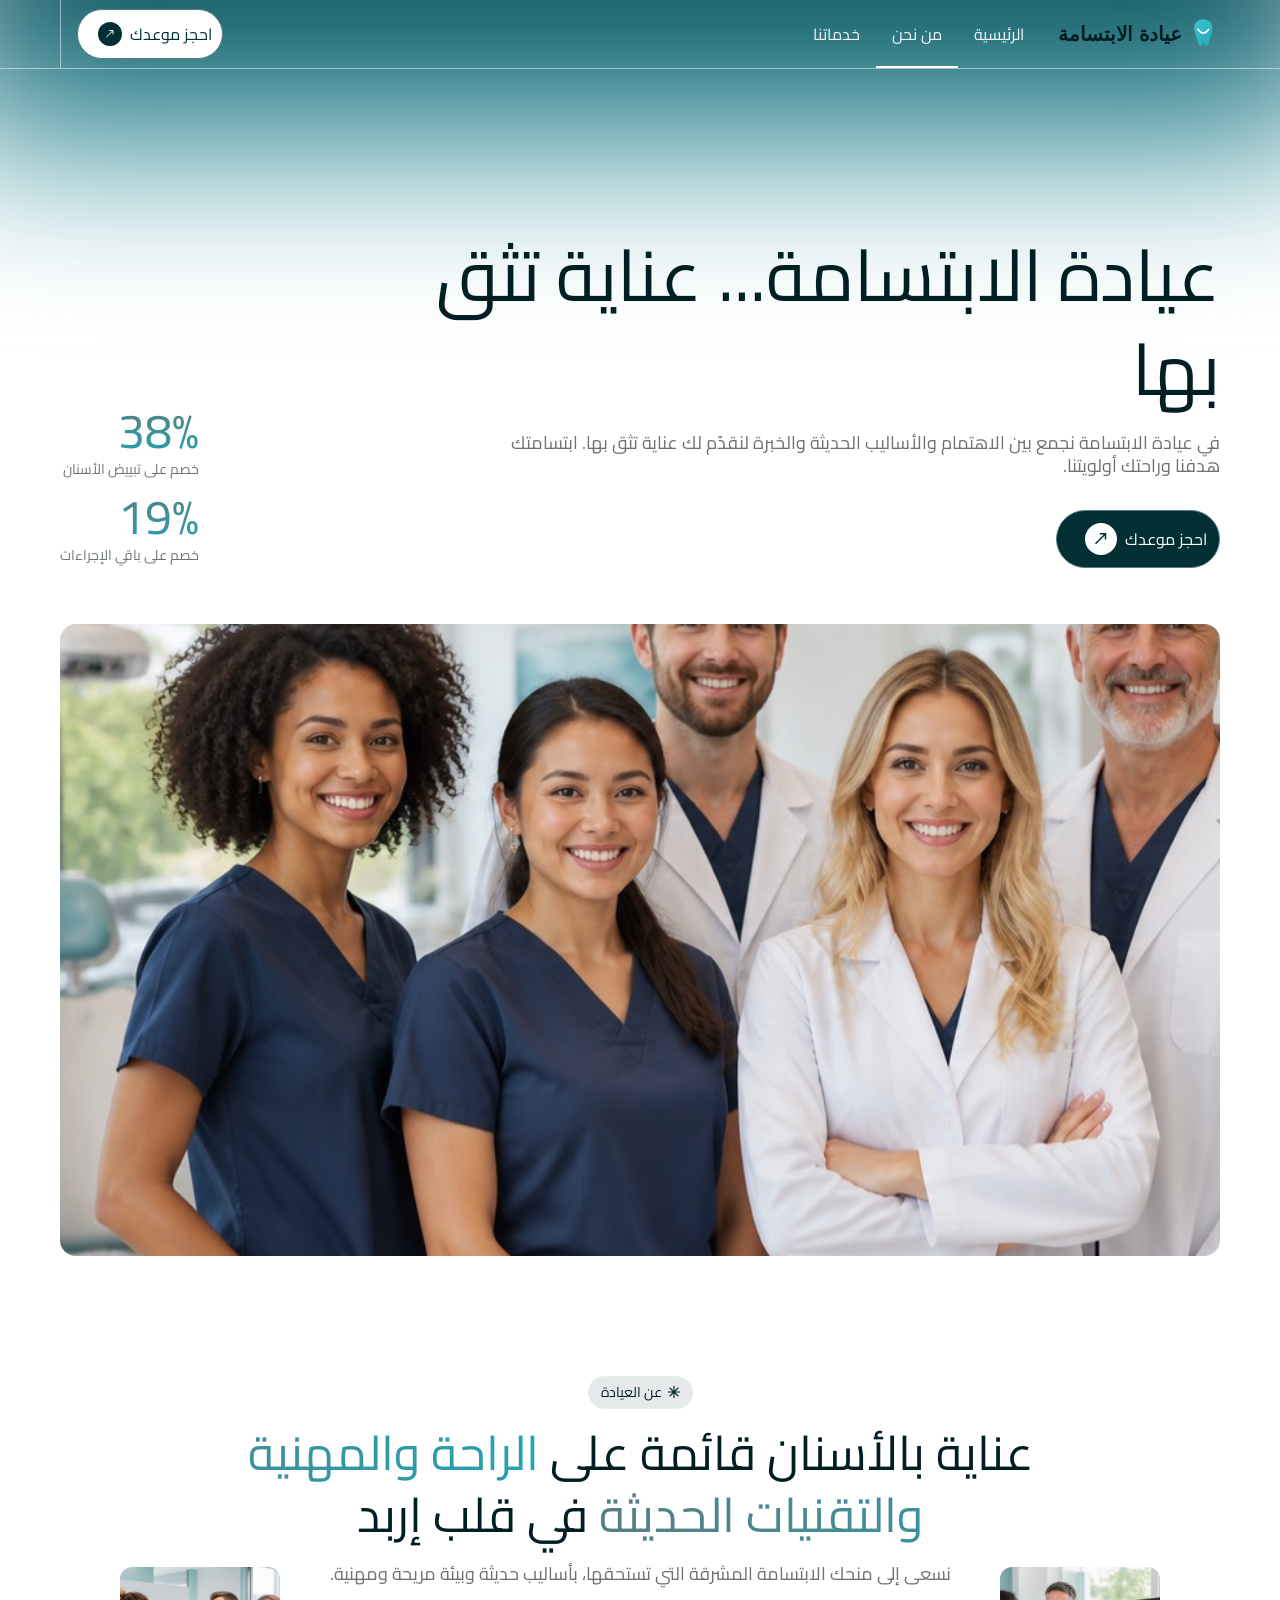
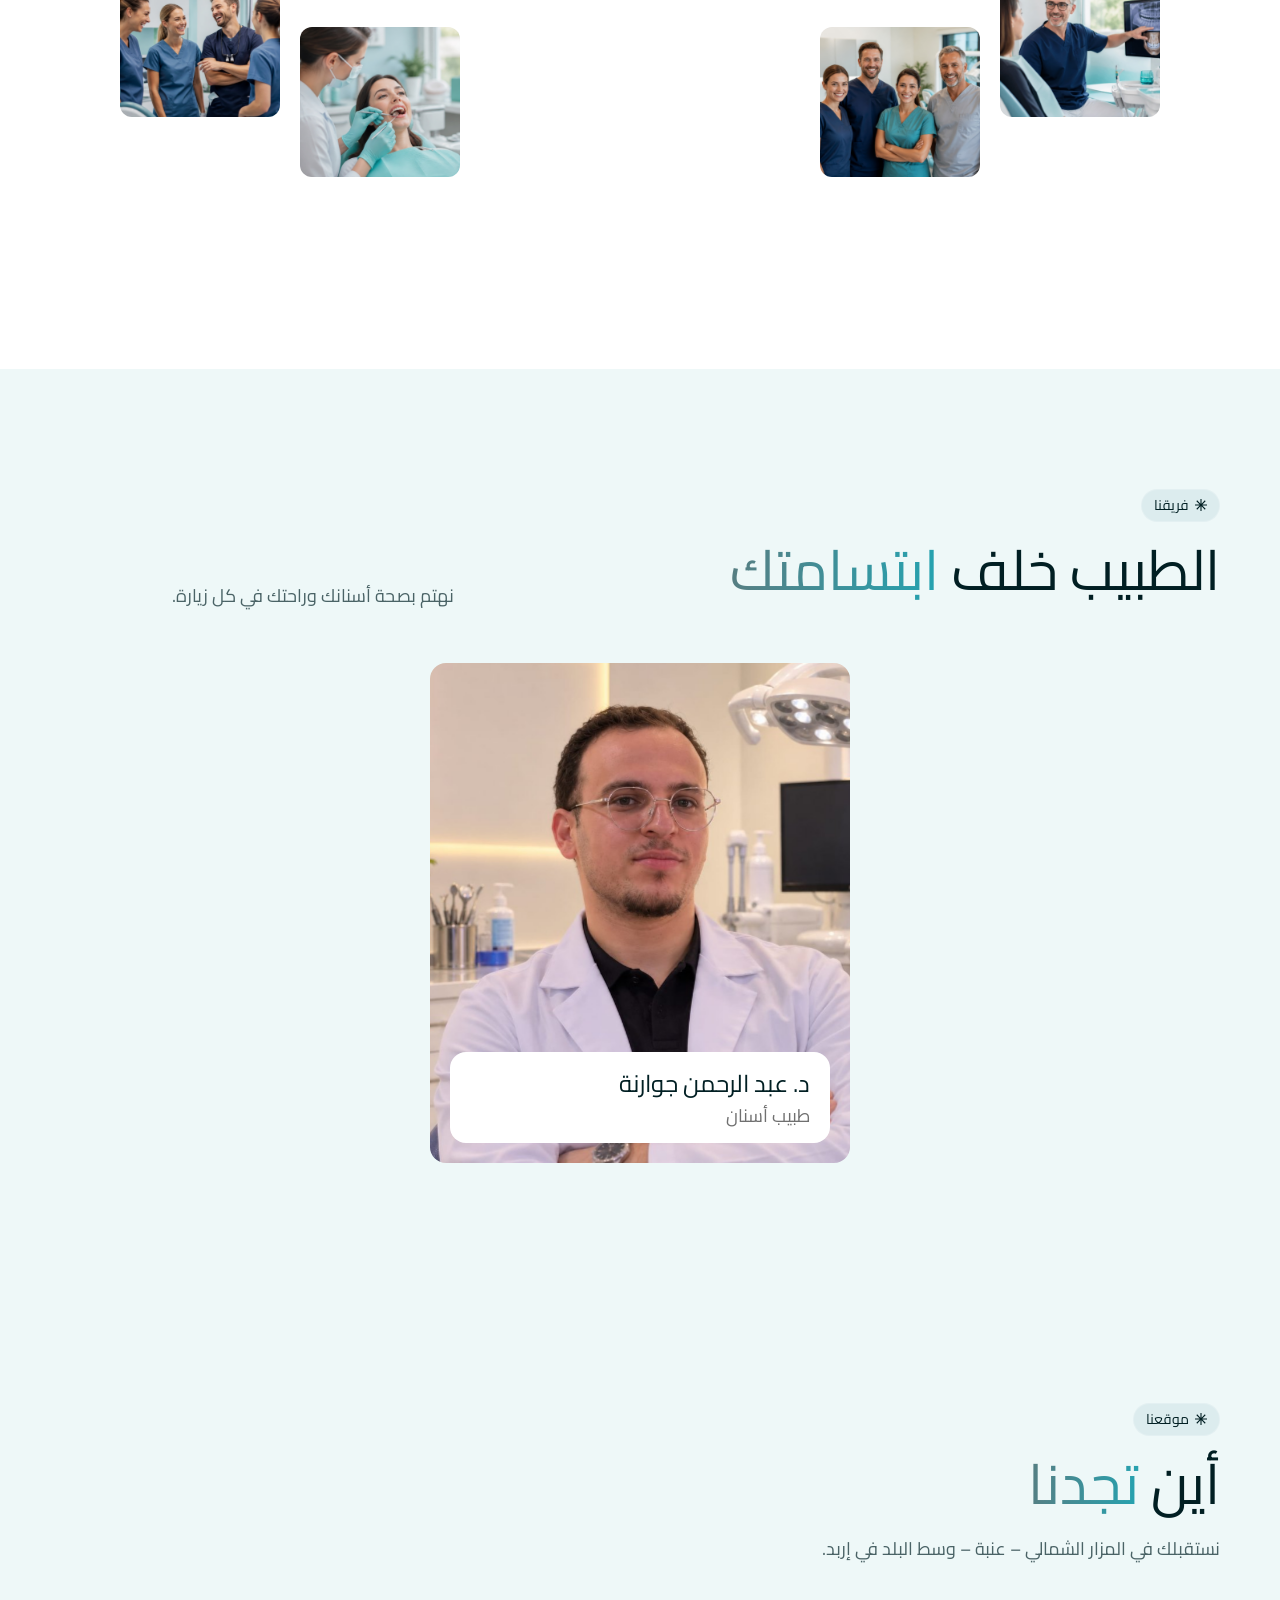
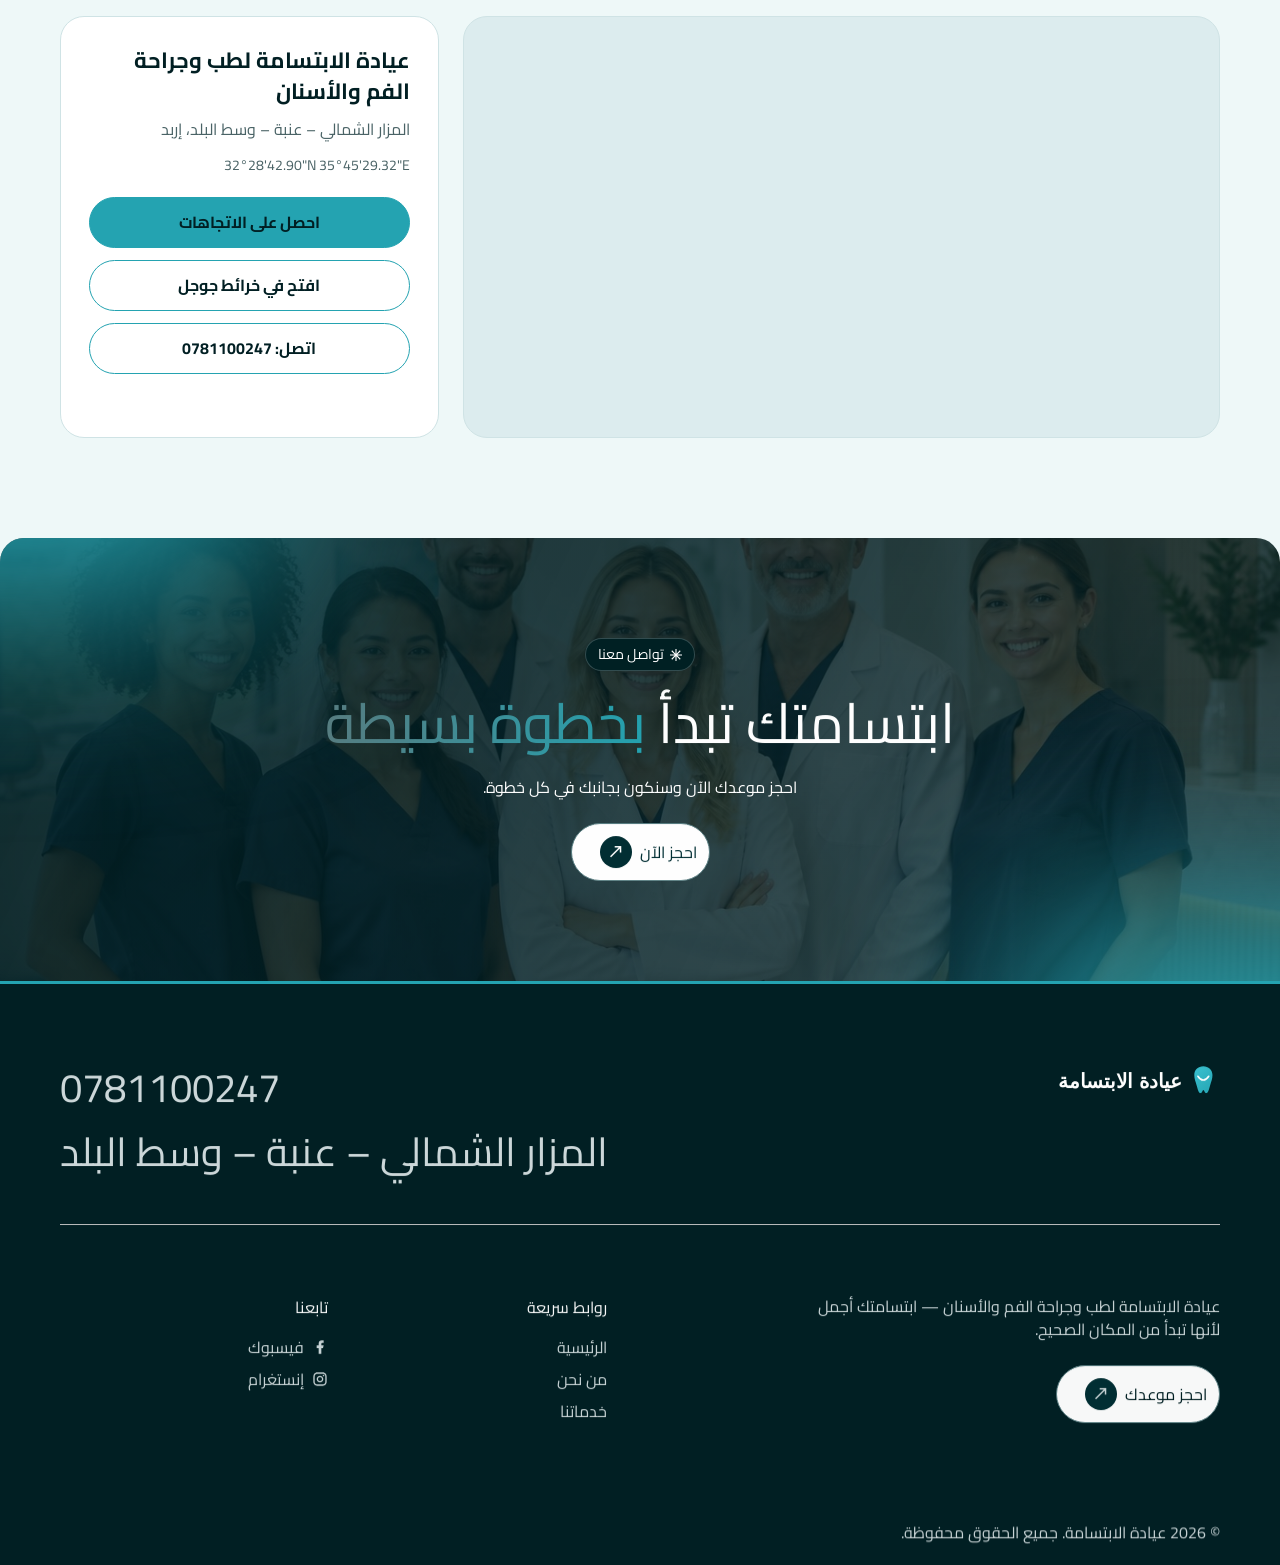
<file: about.html>
<!DOCTYPE html>

<html dir="rtl" lang="ar">
<head>
<meta charset="utf-8"/>
<title>من نحن | عيادة الابتسامة</title>
<meta content="عيادة الابتسامة لطب وجراحة الفم والأسنان في إربد: تنظيف وتبييض وحشوات وڤينير وتركيبات وتقويم وزراعة وأسنان أطفال. الكشف والاستشارة مجانًا ضمن عروض الافتتاح. احجز الآن: 0781100247" name="description"/>
<meta content="من نحن | عيادة الابتسامة" property="og:title"/>
<meta content="عيادة الابتسامة لطب وجراحة الفم والأسنان في إربد: تنظيف وتبييض وحشوات وڤينير وتركيبات وتقويم وزراعة وأسنان أطفال. الكشف والاستشارة مجانًا ضمن عروض الافتتاح. احجز الآن: 0781100247" property="og:description"/>
<meta content="assets/img/gen_dentist-examining-patients-teeth-close-up_1.jpg" property="og:image"/>
<meta content="من نحن | عيادة الابتسامة" name="twitter:title"/>
<meta content="عيادة الابتسامة لطب وجراحة الفم والأسنان في إربد: تنظيف وتبييض وحشوات وڤينير وتركيبات وتقويم وزراعة وأسنان أطفال. الكشف والاستشارة مجانًا ضمن عروض الافتتاح. احجز الآن: 0781100247" name="twitter:description"/>
<meta content="assets/img/gen_dentist-examining-patients-teeth-close-up_1.jpg" name="twitter:image"/>
<meta content="website" property="og:type"/>
<meta content="summary_large_image" name="twitter:card"/>
<meta content="width=device-width, initial-scale=1" name="viewport"/>
<link href="assets/css/style.css?v=20261101" rel="stylesheet" type="text/css"/>
<style>
</style>




<script type="text/javascript">
            !function(o, c) {
                var n = c.documentElement
                  , t = " w-mod-";
                n.className += t + "js",
                ("ontouchstart"in o || o.DocumentTouch && c instanceof DocumentTouch) && (n.className += t + "touch")
            }(window, document);
        </script>
<link href="assets/img/favicon.svg" rel="shortcut icon" type="image/x-icon"/>
<link href="assets/img/webclip.png" rel="apple-touch-icon"/>
<!-- SGAP cdn -->
<script src="assets/js/gsap.min.js"></script>
<script src="assets/js/ScrollTrigger.min.js"></script>

<link href="assets/css/fonts.css?v=1" rel="stylesheet"/><link href="assets/css/rtl.css?v=3" rel="stylesheet"/></head>
<body><div class="page-wrapper"><div class="navbar_wrap w-nav" data-animation="default" data-collapse="medium" data-duration="400" data-easing="ease" data-easing2="ease" fs-scrolldisable-element="smart-nav" role="banner"><div class="navbar_container"><a class="navbar_logo w-nav-brand" href="index.html"><img alt="عيادة الابتسامة" class="logo_image" loading="eager" src="assets/img/logo-alibtisama.svg"/></a><div class="navbar-content_wrap"><nav class="navbar_menu w-nav-menu" role="navigation"><a class="navbar_link w-inline-block" href="index.html"><div>الرئيسية</div></a><a aria-current="page" class="navbar_link w-inline-block w--current" href="about.html"><div>من نحن</div></a><a class="navbar_link w-inline-block" href="service.html"><div>خدماتنا</div></a></nav><div class="navbar-button_wrapper"><div class="navbar_button hide-mobile"><div class="button-container"><a class="button_primary w-variant-fb89ee7f-8db1-8e54-55c6-075f0151c951 w-inline-block" data-wf--button-primary--variant="light-small" href="https://wa.me/962781100247?text=مرحباً%20عيادة%20الابتسامة%2C%20أرغب%20بحجز%20موعد." rel="noopener" target="_blank"><div class="button_inner"><div class="button-text_wrap"><div class="button_text">احجز موعدك</div></div><div class="button-icon_group w-variant-fb89ee7f-8db1-8e54-55c6-075f0151c951"><div class="button-icon_wrap w-variant-fb89ee7f-8db1-8e54-55c6-075f0151c951"><svg fill="none" preserveaspectratio="none" vector-effect="non-scaling-stroke" viewbox="0 0 12 12" width="100%" xmlns="http://www.w3.org/2000/svg"><path d="M4.70139 0.75L10.5303 0.750201L10.5303 6.55165M0.530334 10.75L10.2896 0.990932" stroke="currentColor" stroke-width="1.5"></path></svg></div><div class="button-icon_wrap w-variant-fb89ee7f-8db1-8e54-55c6-075f0151c951 is-hover"><svg fill="none" preserveaspectratio="none" vector-effect="non-scaling-stroke" viewbox="0 0 12 12" width="100%" xmlns="http://www.w3.org/2000/svg"><path d="M4.70139 0.75L10.5303 0.750201L10.5303 6.55165M0.530334 10.75L10.2896 0.990932" stroke="currentColor" stroke-width="1.5"></path></svg></div></div></div></a></div></div><div class="navbar-toggler-button w-nav-button"><div class="navbar-toggle_icon"><div class="navbar-toggler_bar_top"></div><div class="navbar-toggler_bar-middle"><div class="navbar-toggler_bar-middle_inner"></div></div><div class="navbar_toggler-bar-bottom"></div></div></div></div></div></div></div><main class="main-wrapper"><header class="section_hero"><div class="section-padding padding-hero bottom-none"><div class="container"><div class="section_component"><div class="margin-bottom margin-56px"><div class="about-hero_header"><div class="about-hero_content"><div class="margin-bottom margin-16px"><h1>عيادة الابتسامة... عناية تثق بها</h1></div><div class="margin-bottom margin-32px"><p class="about-hero_para" data-w-id="2a63e096-69fe-d674-1e81-e817d23d0490" style="opacity:0">في عيادة الابتسامة نجمع بين الاهتمام والأساليب الحديثة والخبرة لنقدّم لك عناية تثق بها. ابتسامتك هدفنا وراحتك أولويتنا.</p></div><div class="button-container" data-w-id="2a63e096-69fe-d674-1e81-e817d23d0492" style="opacity:0"><a class="button_primary w-inline-block" data-wf--button-primary--variant="base" href="https://wa.me/962781100247?text=مرحباً%20عيادة%20الابتسامة%2C%20أرغب%20بحجز%20موعد." rel="noopener" target="_blank"><div class="button_inner"><div class="button-text_wrap"><div class="button_text">احجز موعدك</div></div><div class="button-icon_group"><div class="button-icon_wrap"><svg fill="none" preserveaspectratio="none" vector-effect="non-scaling-stroke" viewbox="0 0 12 12" width="100%" xmlns="http://www.w3.org/2000/svg"><path d="M4.70139 0.75L10.5303 0.750201L10.5303 6.55165M0.530334 10.75L10.2896 0.990932" stroke="currentColor" stroke-width="1.5"></path></svg></div><div class="button-icon_wrap is-hover"><svg fill="none" preserveaspectratio="none" vector-effect="non-scaling-stroke" viewbox="0 0 12 12" width="100%" xmlns="http://www.w3.org/2000/svg"><path d="M4.70139 0.75L10.5303 0.750201L10.5303 6.55165M0.530334 10.75L10.2896 0.990932" stroke="currentColor" stroke-width="1.5"></path></svg></div></div></div></a></div></div><div class="about-hero_info" id="w-node-eb4bd012-3a82-28c4-da6a-dffff7cda011-965ec33d"><div class="about-hero_info-item"><div class="about-hero_info-item_title"><div class="counter_wrapper"><div class="count-number">40%</div></div></div><div class="about-hero_info-item_text">خصم على تبييض الأسنان</div></div><div class="about-hero_info-item"><div class="about-hero_info-item_title"><div class="counter_wrapper"><div class="count-number">20% </div></div></div><div class="about-hero_info-item_text">خصم على باقي الإجراءات </div></div></div></div></div><div class="about-hero_image-wrap" data-w-id="13f35a51-6f31-0fc5-cc8d-c0464d8ccc39" style="-webkit-transform:translate3d(0, 25%, 0) scale3d(1, 1, 1) rotateX(0) rotateY(0) rotateZ(0) skew(0, 0);-moz-transform:translate3d(0, 25%, 0) scale3d(1, 1, 1) rotateX(0) rotateY(0) rotateZ(0) skew(0, 0);-ms-transform:translate3d(0, 25%, 0) scale3d(1, 1, 1) rotateX(0) rotateY(0) rotateZ(0) skew(0, 0);transform:translate3d(0, 25%, 0) scale3d(1, 1, 1) rotateX(0) rotateY(0) rotateZ(0) skew(0, 0);opacity:0"><img alt="عيادة الابتسامة لطب وجراحة الفم والأسنان" class="about-hero_image" data-w-id="0eb5616a-32aa-f331-47e8-42e10447f18d" loading="lazy" sizes="(max-width: 2320px) 100vw, 2320px" src="assets/img/gen_about-hero-image.jpg" srcset="assets/img/gen_about-hero-image.jpg 500w, assets/img/gen_about-hero-image.jpg 800w, assets/img/gen_about-hero-image.jpg 1080w, assets/img/gen_about-hero-image.jpg 1600w, assets/img/gen_about-hero-image.jpg 2000w, assets/img/gen_about-hero-image.jpg 2320w" style="-webkit-transform:translate3d(0, 0, 0) scale3d(1.5, 1.5, 1) rotateX(0) rotateY(0) rotateZ(0) skew(0, 0);-moz-transform:translate3d(0, 0, 0) scale3d(1.5, 1.5, 1) rotateX(0) rotateY(0) rotateZ(0) skew(0, 0);-ms-transform:translate3d(0, 0, 0) scale3d(1.5, 1.5, 1) rotateX(0) rotateY(0) rotateZ(0) skew(0, 0);transform:translate3d(0, 0, 0) scale3d(1.5, 1.5, 1) rotateX(0) rotateY(0) rotateZ(0) skew(0, 0);"/></div></div></div></div><div class="hero_gradient"></div></header><section class="section_story"><div class="section-padding padding-120x120"><div class="container"><div class="section_component"><div class="about-story_content"><div class="content-align-center"><div class="margin-bottom margin-12px" data-w-id="a4c06514-eacc-f155-c8eb-f94540264326" style="-webkit-transform:translate3d(0, 25%, 0) scale3d(1, 1, 1) rotateX(0) rotateY(0) rotateZ(0) skew(0, 0);-moz-transform:translate3d(0, 25%, 0) scale3d(1, 1, 1) rotateX(0) rotateY(0) rotateZ(0) skew(0, 0);-ms-transform:translate3d(0, 25%, 0) scale3d(1, 1, 1) rotateX(0) rotateY(0) rotateZ(0) skew(0, 0);transform:translate3d(0, 25%, 0) scale3d(1, 1, 1) rotateX(0) rotateY(0) rotateZ(0) skew(0, 0);opacity:0"><div class="section_tag"><div class="icon_wrap is-small"><svg fill="none" preserveaspectratio="none" vector-effect="non-scaling-stroke" viewbox="0 0 12 12" width="100%" xmlns="http://www.w3.org/2000/svg"><path d="M12 5.45455H7.31455L10.6255 2.14364L9.85636 1.37455L6.54545 4.68545V0H5.45455V4.68545L2.14364 1.37455L1.37455 2.14364L4.68545 5.45455H0V6.54545H4.68545L1.37455 9.85636L2.14364 10.6255L5.45455 7.31455V12H6.54545V7.31455L9.85636 10.6255L10.6255 9.85636L7.31455 6.54545H12V5.45455Z" fill="currentColor"></path></svg></div><div>عن العيادة</div></div></div><div class="margin-bottom margin-16px"><h2 class="heading-custom-h3" data-w-id="6e1e9670-e608-ebb7-57d4-1a8a2967db15" style="-webkit-transform:translate3d(0, 25%, 0) scale3d(1, 1, 1) rotateX(0) rotateY(0) rotateZ(0) skew(0, 0);-moz-transform:translate3d(0, 25%, 0) scale3d(1, 1, 1) rotateX(0) rotateY(0) rotateZ(0) skew(0, 0);-ms-transform:translate3d(0, 25%, 0) scale3d(1, 1, 1) rotateX(0) rotateY(0) rotateZ(0) skew(0, 0);transform:translate3d(0, 25%, 0) scale3d(1, 1, 1) rotateX(0) rotateY(0) rotateZ(0) skew(0, 0);opacity:0"> عناية بالأسنان قائمة على <span class="text-highlighted">الراحة والمهنية والتقنيات الحديثة</span> في قلب إربد </h2></div><div class="margin-bottom margin-32px"><div class="about-story_para"><p class="body-text-18px" data-w-id="57a25a7a-8c0b-4d81-59a1-9671c5b5cbe5" style="-webkit-transform:translate3d(0, 25%, 0) scale3d(1, 1, 1) rotateX(0) rotateY(0) rotateZ(0) skew(0, 0);-moz-transform:translate3d(0, 25%, 0) scale3d(1, 1, 1) rotateX(0) rotateY(0) rotateZ(0) skew(0, 0);-ms-transform:translate3d(0, 25%, 0) scale3d(1, 1, 1) rotateX(0) rotateY(0) rotateZ(0) skew(0, 0);transform:translate3d(0, 25%, 0) scale3d(1, 1, 1) rotateX(0) rotateY(0) rotateZ(0) skew(0, 0);opacity:0">نسعى إلى منحك الابتسامة المشرقة التي تستحقها، بأساليب حديثة وبيئة مريحة ومهنية.</p></div></div><div class="button-container" data-w-id="bb2642b1-bfa3-9fb0-2c8b-1d550464ad27" style="-webkit-transform:translate3d(0, 25%, 0) scale3d(1, 1, 1) rotateX(0) rotateY(0) rotateZ(0) skew(0, 0);-moz-transform:translate3d(0, 25%, 0) scale3d(1, 1, 1) rotateX(0) rotateY(0) rotateZ(0) skew(0, 0);-ms-transform:translate3d(0, 25%, 0) scale3d(1, 1, 1) rotateX(0) rotateY(0) rotateZ(0) skew(0, 0);transform:translate3d(0, 25%, 0) scale3d(1, 1, 1) rotateX(0) rotateY(0) rotateZ(0) skew(0, 0);opacity:0"></div></div></div><div class="story-images_list"><div class="story-images_wrap" id="w-node-_8219b02b-eaf7-ea81-91e1-723c676732d0-965ec33d"><img alt="عيادة الابتسامة لطب وجراحة الفم والأسنان" class="story_images" loading="lazy" src="assets/img/gen_story-image-1.jpg"/></div><div class="story-images_wrap is-odd" id="w-node-_51690311-096a-fe57-6ab3-4620d5cde4a0-965ec33d"><img alt="عيادة الابتسامة لطب وجراحة الفم والأسنان" class="story_images" loading="lazy" src="assets/img/gen_story-image-2.jpg"/></div><div class="story-images_wrap is-big" id="w-node-_1f52818f-c54a-441c-f0ab-584a4015e415-965ec33d"><img alt="عيادة الابتسامة لطب وجراحة الفم والأسنان" class="story_images" loading="lazy" sizes="100vw" src="assets/img/gen_story-image-3.jpg" srcset="assets/img/gen_story-image-3.jpg 500w, assets/img/gen_story-image-3.jpg 640w"/></div><div class="story-images_wrap is-odd" id="w-node-d4a9463e-8c87-eed9-77c9-1268cc89c355-965ec33d"><img alt="عيادة الابتسامة لطب وجراحة الفم والأسنان" class="story_images" loading="lazy" src="assets/img/gen_story-image-4.jpg"/></div><div class="story-images_wrap" id="w-node-b5f89661-8dc7-6b5f-d5d7-680eeeed097b-965ec33d"><img alt="عيادة الابتسامة لطب وجراحة الفم والأسنان" class="story_images" loading="lazy" src="assets/img/gen_story-image-5.jpg"/></div></div></div></div></div></section><section class="section_team" id="team-members"><div class="section-padding padding-120x120"><div class="container"><div class="margin-bottom margin-56px"><div class="team_header is-about"><div class="about-team_header-content"><div class="margin-bottom margin-12px" data-w-id="4525af4d-86e5-d634-9e8f-b502d5e98c72" style="-webkit-transform:translate3d(0, 25%, 0) scale3d(1, 1, 1) rotateX(0) rotateY(0) rotateZ(0) skew(0, 0);-moz-transform:translate3d(0, 25%, 0) scale3d(1, 1, 1) rotateX(0) rotateY(0) rotateZ(0) skew(0, 0);-ms-transform:translate3d(0, 25%, 0) scale3d(1, 1, 1) rotateX(0) rotateY(0) rotateZ(0) skew(0, 0);transform:translate3d(0, 25%, 0) scale3d(1, 1, 1) rotateX(0) rotateY(0) rotateZ(0) skew(0, 0);opacity:0"><div class="section_tag"><div class="icon_wrap is-small"><svg fill="none" preserveaspectratio="none" vector-effect="non-scaling-stroke" viewbox="0 0 12 12" width="100%" xmlns="http://www.w3.org/2000/svg"><path d="M12 5.45455H7.31455L10.6255 2.14364L9.85636 1.37455L6.54545 4.68545V0H5.45455V4.68545L2.14364 1.37455L1.37455 2.14364L4.68545 5.45455H0V6.54545H4.68545L1.37455 9.85636L2.14364 10.6255L5.45455 7.31455V12H6.54545V7.31455L9.85636 10.6255L10.6255 9.85636L7.31455 6.54545H12V5.45455Z" fill="currentColor"></path></svg></div><div>فريقنا</div></div></div><h2 data-w-id="4525af4d-86e5-d634-9e8f-b502d5e98c75" style="-webkit-transform:translate3d(0, 25%, 0) scale3d(1, 1, 1) rotateX(0) rotateY(0) rotateZ(0) skew(0, 0);-moz-transform:translate3d(0, 25%, 0) scale3d(1, 1, 1) rotateX(0) rotateY(0) rotateZ(0) skew(0, 0);-ms-transform:translate3d(0, 25%, 0) scale3d(1, 1, 1) rotateX(0) rotateY(0) rotateZ(0) skew(0, 0);transform:translate3d(0, 25%, 0) scale3d(1, 1, 1) rotateX(0) rotateY(0) rotateZ(0) skew(0, 0);opacity:0"> الطبيب خلف <span class="text-highlighted">ابتسامتك</span></h2></div><div class="about-team_para-wrap" id="w-node-_7ca7d48a-77c9-2b74-04de-6d116d75d6cf-965ec33d"><p class="about-team_para" data-w-id="bcbebfde-cdd4-c91d-c8fe-58183c27775a" style="-webkit-transform:translate3d(0, 25%, 0) scale3d(1, 1, 1) rotateX(0) rotateY(0) rotateZ(0) skew(0, 0);-moz-transform:translate3d(0, 25%, 0) scale3d(1, 1, 1) rotateX(0) rotateY(0) rotateZ(0) skew(0, 0);-ms-transform:translate3d(0, 25%, 0) scale3d(1, 1, 1) rotateX(0) rotateY(0) rotateZ(0) skew(0, 0);transform:translate3d(0, 25%, 0) scale3d(1, 1, 1) rotateX(0) rotateY(0) rotateZ(0) skew(0, 0);opacity:0">نهتم بصحة أسنانك وراحتك في كل زيارة.</p></div></div></div><div class="w-dyn-list"><div class="team_list w-dyn-items" role="list"><div class="w-dyn-item" role="listitem"><div class="team_item"><a aria-label="doctor's profile" class="team-image_wrap w-inline-block" href="about.html"><div class="image-animation-trigger"><div class="image-animation-scale"><img alt="د. عبد الرحمن جوارنة" class="team_image" loading="lazy" src="assets/img/doctor-abdulrahman.jpg"/></div></div></a><div class="team-item_content"><a aria-label="doctor's profile" class="team-menmber_wrap w-inline-block" href="about.html"><h3 class="team-menmber_name">د. عبد الرحمن جوارنة</h3></a><div class="team-menuber_info"><p class="team-menuber_designation">طبيب أسنان</p></div></div></div></div></div></div></div></div></section><section class="section_clinicmap" id="location"><div class="section-padding padding-120x120"><div class="container"><div class="margin-bottom margin-56px"><div class="margin-bottom margin-12px"><div class="section_tag"><div class="icon_wrap is-small"><svg fill="none" preserveaspectratio="none" vector-effect="non-scaling-stroke" viewbox="0 0 12 12" width="100%" xmlns="http://www.w3.org/2000/svg"><path d="M12 5.45455H7.31455L10.6255 2.14364L9.85636 1.37455L6.54545 4.68545V0H5.45455V4.68545L2.14364 1.37455L1.37455 2.14364L4.68545 5.45455H0V6.54545H4.68545L1.37455 9.85636L2.14364 10.6255L5.45455 7.31455V12H6.54545V7.31455L9.85636 10.6255L10.6255 9.85636L7.31455 6.54545H12V5.45455Z" fill="currentColor"></path></svg></div><div>موقعنا</div></div></div><div class="margin-bottom margin-16px"><h2>أين <span class="text-highlighted">تجدنا</span></h2></div><p class="body-text-18px">نستقبلك في المزار الشمالي – عنبة – وسط البلد في إربد.</p></div><div class="clinicmap_grid"><div class="clinicmap_frame"><iframe src="https://maps.google.com/maps?q=32.478583,35.758144&z=17&output=embed&hl=ar" title="موقع عيادة الابتسامة على خرائط جوجل" loading="lazy" referrerpolicy="no-referrer-when-downgrade" allowfullscreen></iframe></div><div class="clinicmap_info"><div class="clinicmap_name">عيادة الابتسامة لطب وجراحة الفم والأسنان</div><p class="clinicmap_addr">المزار الشمالي – عنبة – وسط البلد، إربد</p><p class="clinicmap_coords" dir="ltr">32°28'42.90"N 35°45'29.32"E</p><a class="clinicmap_btn is-main" href="https://www.google.com/maps/dir/?api=1&destination=32.478583,35.758144" target="_blank" rel="noopener">احصل على الاتجاهات</a><a class="clinicmap_btn" href="https://www.google.com/maps?q=32.478583,35.758144" target="_blank" rel="noopener">افتح في خرائط جوجل</a><a class="clinicmap_btn" href="tel:+962781100247">اتصل: 0781100247</a></div></div></div></div></section><section class="section_cta"><div class="section-padding padding-100x100"><div class="container"><div class="section_component"><div class="cta_element"><div class="cta_content"><div class="cta_tag" data-w-id="875ac5c5-fc76-0575-598a-0f09e52c4247"><div class="icon_wrap is-small"><svg fill="none" preserveaspectratio="none" vector-effect="non-scaling-stroke" viewbox="0 0 12 12" width="100%" xmlns="http://www.w3.org/2000/svg"><path d="M12 5.45455H7.31455L10.6255 2.14364L9.85636 1.37455L6.54545 4.68545V0H5.45455V4.68545L2.14364 1.37455L1.37455 2.14364L4.68545 5.45455H0V6.54545H4.68545L1.37455 9.85636L2.14364 10.6255L5.45455 7.31455V12H6.54545V7.31455L9.85636 10.6255L10.6255 9.85636L7.31455 6.54545H12V5.45455Z" fill="currentColor"></path></svg></div><div>تواصل معنا</div></div><h2 data-w-id="875ac5c5-fc76-0575-598a-0f09e52c424d"> ابتسامتك تبدأ <span class="text-highlighted">بخطوة بسيطة</span></h2><p class="text-color-light" data-w-id="875ac5c5-fc76-0575-598a-0f09e52c424f">احجز موعدك الآن وسنكون بجانبك في كل خطوة.</p></div><div class="button-container" data-w-id="875ac5c5-fc76-0575-598a-0f09e52c4251"><a class="button_primary w-variant-62db4792-8717-dbe8-e811-0d36eb02f9ec w-inline-block" data-wf--button-primary--variant="light" href="https://wa.me/962781100247?text=مرحباً%20عيادة%20الابتسامة%2C%20أرغب%20بحجز%20موعد." rel="noopener" target="_blank"><div class="button_inner"><div class="button-text_wrap"><div class="button_text">احجز الآن</div></div><div class="button-icon_group w-variant-62db4792-8717-dbe8-e811-0d36eb02f9ec"><div class="button-icon_wrap"><svg fill="none" preserveaspectratio="none" vector-effect="non-scaling-stroke" viewbox="0 0 12 12" width="100%" xmlns="http://www.w3.org/2000/svg"><path d="M4.70139 0.75L10.5303 0.750201L10.5303 6.55165M0.530334 10.75L10.2896 0.990932" stroke="currentColor" stroke-width="1.5"></path></svg></div><div class="button-icon_wrap is-hover"><svg fill="none" preserveaspectratio="none" vector-effect="non-scaling-stroke" viewbox="0 0 12 12" width="100%" xmlns="http://www.w3.org/2000/svg"><path d="M4.70139 0.75L10.5303 0.750201L10.5303 6.55165M0.530334 10.75L10.2896 0.990932" stroke="currentColor" stroke-width="1.5"></path></svg></div></div></div></a></div></div></div></div></div><div class="cta-overlay-wrap"><div class="cta_overlay is-bottom-right"></div><div class="cta_overlay is-top-right"></div></div></section></main><footer class="section_footer"><div class="section-padding"><div class="container"><div class="footer_header" data-w-id="a1b41f4f-e78b-52e6-2492-2ff9a80f251e"><a class="footer_brand w-inline-block" href="index.html" id="w-node-_69a072d1-69e6-8783-2548-858b3e84bf4f-4af74ce9"><img alt="عيادة الابتسامة" class="brand_logo" loading="lazy" src="assets/img/logo-alibtisama-light.svg"/></a><div class="footer-contact_wrap"><a class="footer-contact_link w-inline-block" href="tel:+962781100247"><div>0781100247</div></a><a class="footer-contact_link w-inline-block" href="https://www.google.com/maps?q=32.478583,35.758144" rel="noopener" target="_blank"><div>المزار الشمالي – عنبة – وسط البلد</div></a></div></div><div class="footer_element" data-w-id="62445903-4aac-6534-d392-fbc69f50ef16"><div class="footer_info"><div class="margin-bottom margin-24px"><div class="footer-info_para-wrap"><p class="footer-info_para">عيادة الابتسامة لطب وجراحة الفم والأسنان — ابتسامتك أجمل لأنها تبدأ من المكان الصحيح. </p></div></div><a class="button_primary w-variant-62db4792-8717-dbe8-e811-0d36eb02f9ec w-inline-block" data-wf--button-primary--variant="light" href="https://wa.me/962781100247?text=مرحباً%20عيادة%20الابتسامة%2C%20أرغب%20بحجز%20موعد." rel="noopener" target="_blank"><div class="button_inner"><div class="button-text_wrap"><div class="button_text">احجز موعدك</div></div><div class="button-icon_group w-variant-62db4792-8717-dbe8-e811-0d36eb02f9ec"><div class="button-icon_wrap"><svg fill="none" preserveaspectratio="none" vector-effect="non-scaling-stroke" viewbox="0 0 12 12" width="100%" xmlns="http://www.w3.org/2000/svg"><path d="M4.70139 0.75L10.5303 0.750201L10.5303 6.55165M0.530334 10.75L10.2896 0.990932" stroke="currentColor" stroke-width="1.5"></path></svg></div><div class="button-icon_wrap is-hover"><svg fill="none" preserveaspectratio="none" vector-effect="non-scaling-stroke" viewbox="0 0 12 12" width="100%" xmlns="http://www.w3.org/2000/svg"><path d="M4.70139 0.75L10.5303 0.750201L10.5303 6.55165M0.530334 10.75L10.2896 0.990932" stroke="currentColor" stroke-width="1.5"></path></svg></div></div></div></a></div><div class="footer_menu" id="w-node-_90aa065e-2d95-4aa8-f2ac-04b04859c2d0-4af74ce9"><div class="footer-links-column"><div class="footer-menu_title">روابط سريعة</div><div class="footer-menu_link-wrap"><a class="footer-menu_link w-inline-block" href="index.html"><div>الرئيسية</div></a><a aria-current="page" class="footer-menu_link w-inline-block w--current" href="about.html"><div>من نحن</div></a><a class="footer-menu_link w-inline-block" href="service.html"><div>خدماتنا</div></a></div></div><div class="footer-links-column" id="w-node-_02084d99-4d3e-67aa-07d3-fc9302298ce0-4af74ce9"><div class="footer-menu_title">تابعنا</div><div class="footer-menu_link-wrap is-social"><a class="footer-menu_link w-inline-block" href="https://www.facebook.com/share/19kYnChJnu/" target="_blank"><div class="footer-social_icon"><svg fill="none" preserveaspectratio="none" vector-effect="non-scaling-stroke" viewbox="0 0 16 16" width="100%" xmlns="http://www.w3.org/2000/svg"><path d="M9.33464 8.9987H11.0013L11.668 6.33203H9.33464V4.9987C9.33464 4.31244 9.33464 3.66536 10.668 3.66536H11.668V1.42543C11.4508 1.3966 10.63 1.33203 9.76324 1.33203C7.95357 1.33203 6.66797 2.4366 6.66797 4.46517V6.33203H4.66797V8.9987H6.66797V14.6654H9.33464V8.9987Z" fill="currentColor"></path></svg></div><div>فيسبوك </div></a><a class="footer-menu_link w-inline-block" href="https://www.instagram.com/ibtisamahdental" target="_blank"><div class="footer-social_icon"><svg fill="none" preserveaspectratio="none" vector-effect="non-scaling-stroke" viewbox="0 0 16 16" width="100%" xmlns="http://www.w3.org/2000/svg"><path d="M8.00067 5.99967C6.89573 5.99967 6.00065 6.89507 6.00065 7.99967C6.00065 9.10454 6.89607 9.99967 8.00067 9.99967C9.10553 9.99967 10.0007 9.10427 10.0007 7.99967C10.0007 6.89481 9.10527 5.99967 8.00067 5.99967ZM8.00067 4.66634C9.84093 4.66634 11.334 6.15774 11.334 7.99967C11.334 9.84001 9.8426 11.333 8.00067 11.333C6.16034 11.333 4.66732 9.84161 4.66732 7.99967C4.66732 6.15936 6.15872 4.66634 8.00067 4.66634ZM12.334 4.49911C12.334 4.95918 11.9601 5.33245 11.5007 5.33245C11.0406 5.33245 10.6673 4.95861 10.6673 4.49911C10.6673 4.03961 11.0411 3.66634 11.5007 3.66634C11.9595 3.66576 12.334 4.03961 12.334 4.49911ZM8.00067 2.66634C6.351 2.66634 6.08212 2.67071 5.31484 2.70487C4.7921 2.72941 4.44168 2.79972 4.1161 2.92612C3.82677 3.03833 3.61806 3.17233 3.39568 3.39471C3.17244 3.61794 3.03869 3.82609 2.92693 4.11556C2.80024 4.44189 2.72995 4.79175 2.70585 5.31377C2.67135 6.04981 2.66732 6.30704 2.66732 7.99967C2.66732 9.64934 2.67168 9.91821 2.70584 10.6854C2.7304 11.2079 2.8008 11.5589 2.92689 11.8837C3.0394 12.1734 3.17366 12.3826 3.39497 12.6039C3.61908 12.8277 3.82786 12.9619 4.11458 13.0726C4.44412 13.2 4.79432 13.2704 5.31474 13.2945C6.05078 13.3289 6.30802 13.333 8.00067 13.333C9.65033 13.333 9.9192 13.3286 10.6864 13.2945C11.2078 13.27 11.559 13.1994 11.8847 13.0734C12.1736 12.9612 12.3835 12.8265 12.6049 12.6053C12.8291 12.3809 12.963 12.1726 13.0738 11.8852C13.2009 11.5569 13.2714 11.2062 13.2955 10.6856C13.3299 9.94954 13.334 9.69227 13.334 7.99967C13.334 6.35002 13.3296 6.08115 13.2955 5.31392C13.2709 4.79238 13.2003 4.44067 13.0742 4.11513C12.9623 3.82659 12.8278 3.61724 12.6056 3.39471C12.382 3.17111 12.1744 3.03763 11.8847 2.92595C11.5587 2.79937 11.2083 2.72898 10.6865 2.70488C9.95053 2.67037 9.69326 2.66634 8.00067 2.66634ZM8.00067 1.33301C9.81173 1.33301 10.0379 1.33967 10.749 1.37301C11.4584 1.40579 11.9423 1.51801 12.3673 1.68301C12.8067 1.85245 13.1779 2.08134 13.5484 2.45189C13.9184 2.82245 14.1473 3.19467 14.3173 3.63301C14.4817 4.05745 14.594 4.54189 14.6273 5.25134C14.659 5.96245 14.6673 6.18856 14.6673 7.99967C14.6673 9.81081 14.6607 10.0369 14.6273 10.748C14.5945 11.4575 14.4817 11.9413 14.3173 12.3663C14.1479 12.8058 13.9184 13.1769 13.5484 13.5475C13.1779 13.9175 12.8051 14.1463 12.3673 14.3163C11.9423 14.4808 11.4584 14.593 10.749 14.6263C10.0379 14.658 9.81173 14.6663 8.00067 14.6663C6.18954 14.6663 5.96342 14.6597 5.25232 14.6263C4.54287 14.5935 4.05954 14.4808 3.63398 14.3163C3.19509 14.1469 2.82342 13.9175 2.45287 13.5475C2.08232 13.1769 1.85398 12.8041 1.68398 12.3663C1.51898 11.9413 1.40732 11.4575 1.37398 10.748C1.34232 10.0369 1.33398 9.81081 1.33398 7.99967C1.33398 6.18856 1.34065 5.96245 1.37398 5.25134C1.40676 4.54134 1.51898 4.05801 1.68398 3.63301C1.85342 3.19412 2.08232 2.82245 2.45287 2.45189C2.82342 2.08134 3.19565 1.85301 3.63398 1.68301C4.05898 1.51801 4.54232 1.40634 5.25232 1.37301C5.96342 1.34134 6.18954 1.33301 8.00067 1.33301Z" fill="currentColor"></path></svg></div><div>إنستغرام</div></a></div></div></div></div><div class="footer_bottom" data-w-id="c179c474-dbf0-a107-6eba-5d7b4af74d6f"><div class="footer-bottom_element"><div class="text-color-dark">© 2026 عيادة الابتسامة. جميع الحقوق محفوظة.</div><div class="footer-bottom_right"></div></div></div></div></div></footer></div><script src="assets/js/jquery-3.5.1.min.js" type="text/javascript"></script><script src="assets/js/webflow.schunk.36b8fb49256177c8.js" type="text/javascript"></script><script src="assets/js/webflow.schunk.5e71080783712679.js" type="text/javascript"></script><script src="assets/js/webflow.c9187143.3b5f57f78ed8e3cc.js" type="text/javascript"></script><script src="assets/js/gsap.min.js" type="text/javascript"></script><script src="assets/js/SplitText.min.js" type="text/javascript"></script><script src="assets/js/ScrollTrigger.min.js" type="text/javascript"></script><script>

            gsap.registerPlugin(ScrollTrigger);

            document.addEventListener("DOMContentLoaded", () => {

                initCounterAnimations();
            }
            );

            /* ========== GSAP COUNTER ========== */
            function initCounterAnimations() {
                const counters = document.querySelectorAll(".about-hero_info-item_title");

                counters.forEach( (counter) => {
                    const targetText = counter.textContent.trim();
                    const targetNumber = parseFloat(targetText.replace(/[^\d.]/g, "")) || 0;
                    const suffix = targetText.replace(/[\d.,\s]/g, "");

                    // Start from 0
                    gsap.set(counter, {
                        innerText: 0
                    });

                    gsap.to(counter, {
                        innerText: targetNumber,
                        duration: 3.5,
                        ease: "power2.out",
                        snap: {
                            innerText: 1
                        },
                        scrollTrigger: {
                            trigger: counter,
                            start: "top 85%",
                            toggleActions: "play none none reset"
                        },
                        onUpdate: function() {
                            const value = Math.ceil(this.targets()[0].innerText);
                            counter.innerText = value.toLocaleString("en-US") + suffix;
                        }
                    });
                }
                );
            }
        </script><script>
            /* Mola reveal engine v2, fade/slide reveals (NO blur) replacing the
               Webflow IX2 reveals that no longer fire. Bulletproof: a safety net forces
               any element still hidden to show, so text/images never stay invisible. */
            (function () {
                function runReveals() {
                    if (!window.gsap) return;
                    var hasST = !!window.ScrollTrigger;
                    if (hasST) gsap.registerPlugin(ScrollTrigger);
                    var els = gsap.utils.toArray('[data-w-id]').filter(function (el) {
                        var s = el.getAttribute('style') || '';
                        if (s.indexOf('opacity:0') === -1) return false;
                        if (el.closest('.navbar_wrap') || el.closest('.w-nav') || el.closest('.w-dropdown-list')) return false;
                        return true;
                    });
                    els.forEach(function (el) {
                        gsap.set(el, { clearProps: 'transform,filter' });
                        gsap.fromTo(el,
                            { opacity: 0, y: 40 },
                            {
                                opacity: 1, y: 0, duration: 0.9, ease: 'power2.out',
                                scrollTrigger: hasST ? { trigger: el, start: 'top 97%', once: true } : undefined
                            }
                        );
                    });
                    if (hasST) {
                        window.addEventListener('load', function () { ScrollTrigger.refresh(); });
                        ScrollTrigger.refresh();
                    }
                    /* Safety net: after a beat, force anything still invisible to show */
                    setTimeout(function () {
                        els.forEach(function (el) {
                            if (parseFloat(getComputedStyle(el).opacity) === 0) {
                                gsap.set(el, { opacity: 1, y: 0, clearProps: 'transform,filter' });
                            }
                        });
                    }, 2600);
                }
                if (document.readyState !== 'loading') setTimeout(runReveals, 150);
                else document.addEventListener('DOMContentLoaded', function () { setTimeout(runReveals, 150); });
            })();
        </script><script>
/* Mola image guard: any failed/empty image -> on-brand gradient SVG so nothing ever looks broken. */
(function(){
  function ph(label){
    var t=(label||'Westside Dentist').replace(/[<>&]/g,'').slice(0,22);
    var svg='<svg xmlns="http://www.w3.org/2000/svg" width="1280" height="720" viewBox="0 0 1280 720">'
     +'<defs><linearGradient id="lg" x1="0" y1="0" x2="1280" y2="720" gradientUnits="userSpaceOnUse">'
     +'<stop offset="0" stop-color="#24a3b1"/><stop offset="1" stop-color="#011f23"/></linearGradient></defs>'
     +'<rect width="1280" height="720" fill="url(#lg)"/>'
     +'<circle cx="640" cy="298" r="44" fill="#fff" opacity="0.9"/>'
     +'<text x="640" y="436" fill="#fff" font-family="Sora,Arial" font-size="40" font-weight="600" text-anchor="middle" opacity="0.92">'+t+'</text></svg>';
    return 'data:image/svg+xml;utf8,'+encodeURIComponent(svg);
  }
  function bind(im){
    im.addEventListener('error',function(){ if(im.dataset.fbk)return; im.dataset.fbk='1'; im.src=ph(im.alt); });
    if(im.complete && im.naturalWidth===0 && !im.dataset.fbk){ im.dataset.fbk='1'; im.src=ph(im.alt); }
  }
  document.querySelectorAll('img').forEach(bind);
})();
</script></body>
</html>
</file>
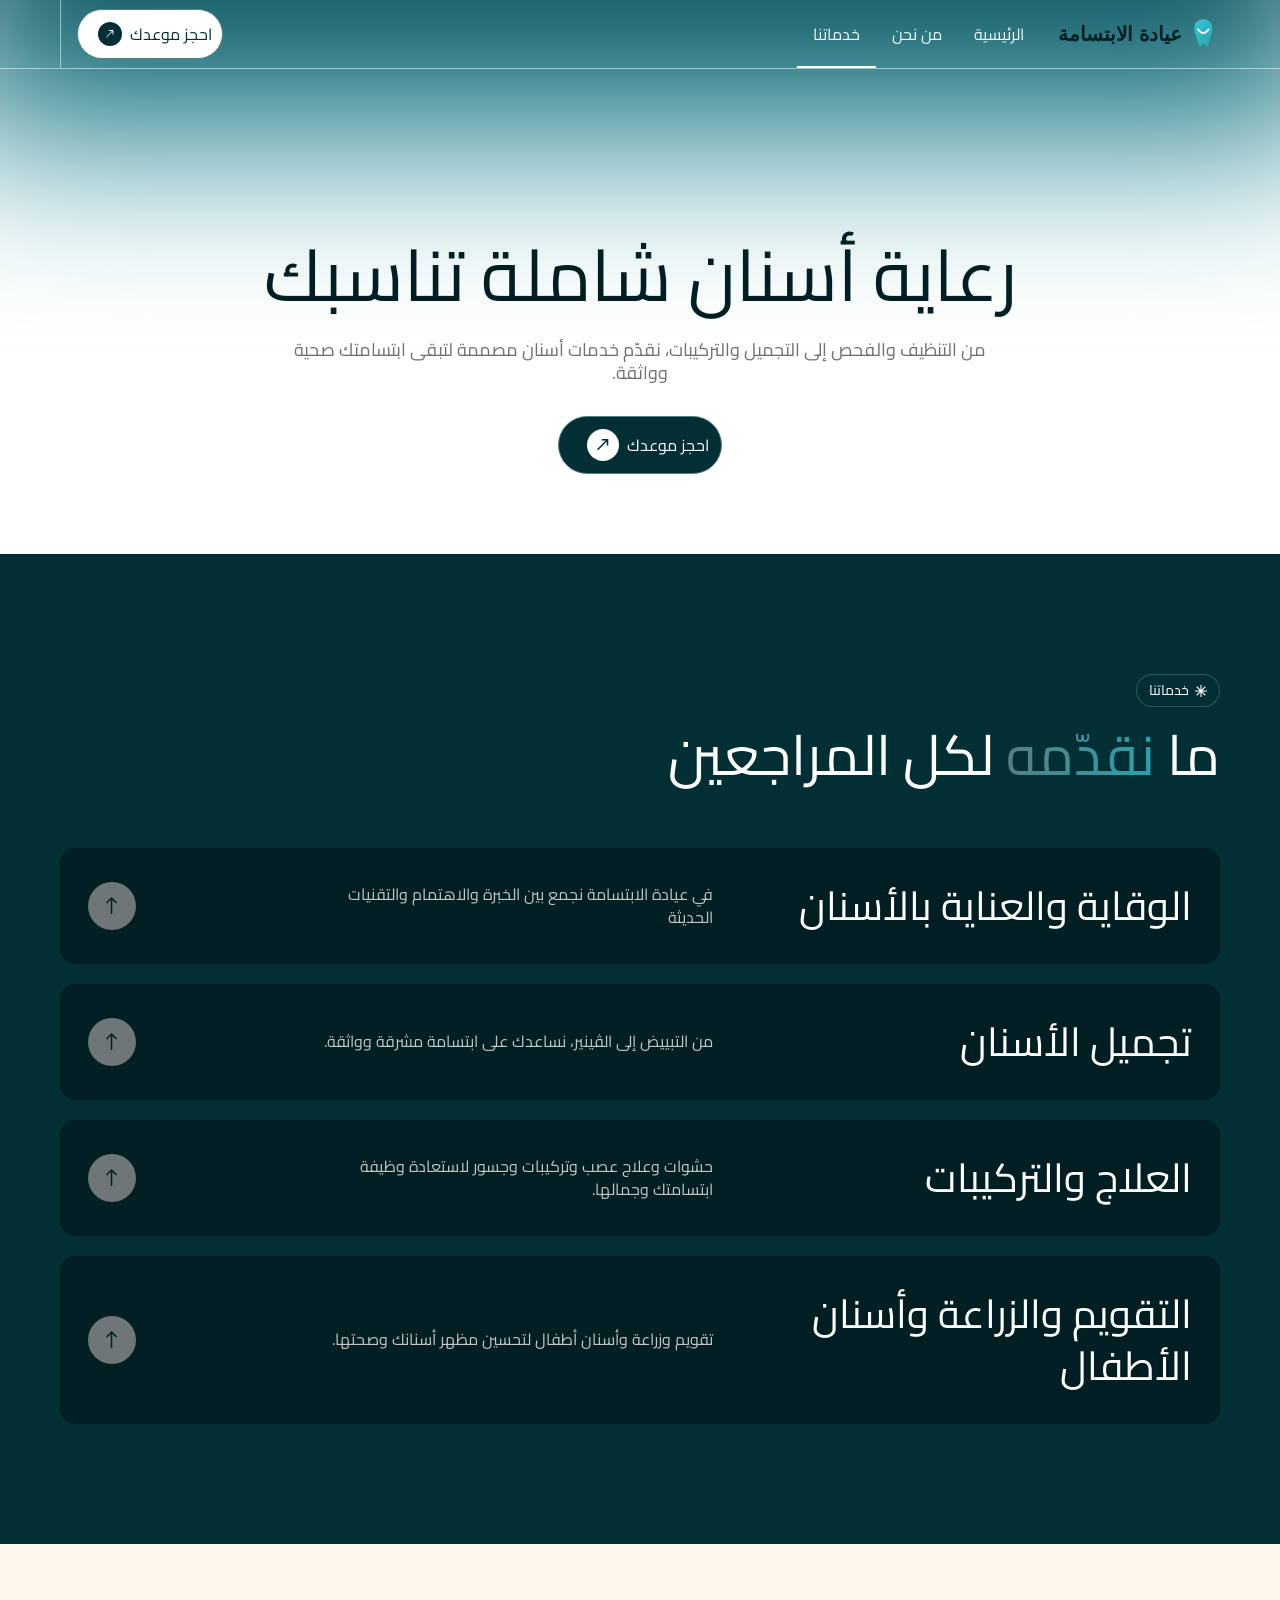
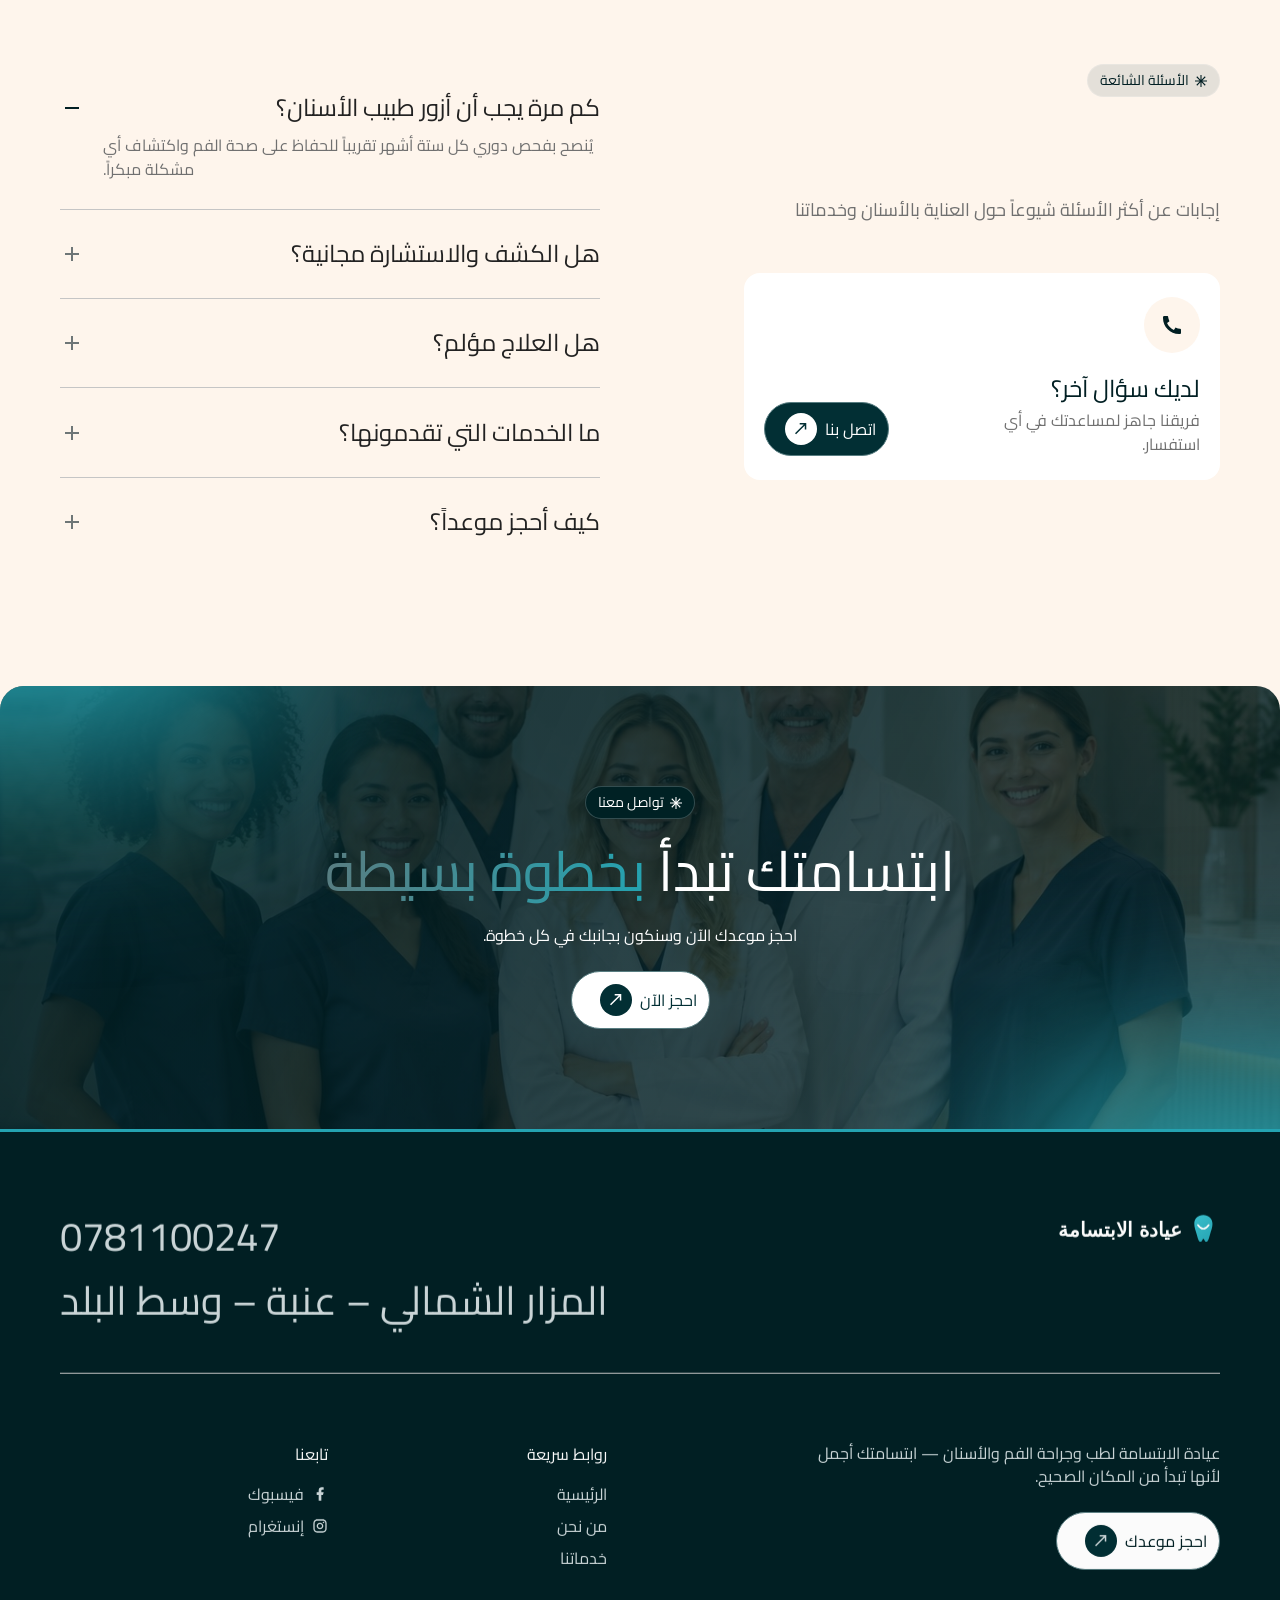
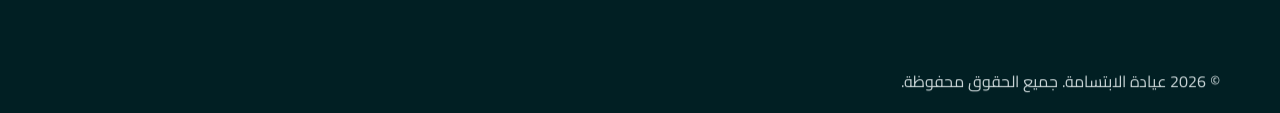
<file: service.html>
<!DOCTYPE html>

<html dir="rtl" lang="ar">
<head>
<meta charset="utf-8"/>
<title>خدماتنا | عيادة الابتسامة</title>
<meta content="عيادة الابتسامة لطب وجراحة الفم والأسنان في إربد: تنظيف وتبييض وحشوات وڤينير وتركيبات وتقويم وزراعة وأسنان أطفال. الكشف والاستشارة مجانًا ضمن عروض الافتتاح. احجز الآن: 0781100247" name="description"/>
<meta content="خدماتنا | عيادة الابتسامة" property="og:title"/>
<meta content="عيادة الابتسامة لطب وجراحة الفم والأسنان في إربد: تنظيف وتبييض وحشوات وڤينير وتركيبات وتقويم وزراعة وأسنان أطفال. الكشف والاستشارة مجانًا ضمن عروض الافتتاح. احجز الآن: 0781100247" property="og:description"/>
<meta content="assets/img/gen_dentist-examining-patients-teeth-close-up_1.jpg" property="og:image"/>
<meta content="خدماتنا | عيادة الابتسامة" name="twitter:title"/>
<meta content="عيادة الابتسامة لطب وجراحة الفم والأسنان في إربد: تنظيف وتبييض وحشوات وڤينير وتركيبات وتقويم وزراعة وأسنان أطفال. الكشف والاستشارة مجانًا ضمن عروض الافتتاح. احجز الآن: 0781100247" name="twitter:description"/>
<meta content="assets/img/gen_dentist-examining-patients-teeth-close-up_1.jpg" name="twitter:image"/>
<meta content="website" property="og:type"/>
<meta content="summary_large_image" name="twitter:card"/>
<meta content="width=device-width, initial-scale=1" name="viewport"/>
<link href="assets/css/style.css?v=20261101" rel="stylesheet" type="text/css"/>
<style>
</style>




<script type="text/javascript">
            !function(o, c) {
                var n = c.documentElement
                  , t = " w-mod-";
                n.className += t + "js",
                ("ontouchstart"in o || o.DocumentTouch && c instanceof DocumentTouch) && (n.className += t + "touch")
            }(window, document);
        </script>
<link href="assets/img/favicon.svg" rel="shortcut icon" type="image/x-icon"/>
<link href="assets/img/webclip.png" rel="apple-touch-icon"/>
<!-- SGAP cdn -->
<script src="assets/js/gsap.min.js"></script>
<script src="assets/js/ScrollTrigger.min.js"></script>

<link href="assets/css/fonts.css?v=1" rel="stylesheet"/><link href="assets/css/rtl.css?v=3" rel="stylesheet"/></head>
<body><div class="page-wrapper"><div class="navbar_wrap w-nav" data-animation="default" data-collapse="medium" data-duration="400" data-easing="ease" data-easing2="ease" fs-scrolldisable-element="smart-nav" role="banner"><div class="navbar_container"><a class="navbar_logo w-nav-brand" href="index.html"><img alt="عيادة الابتسامة" class="logo_image" loading="eager" src="assets/img/logo-alibtisama.svg"/></a><div class="navbar-content_wrap"><nav class="navbar_menu w-nav-menu" role="navigation"><a class="navbar_link w-inline-block" href="index.html"><div>الرئيسية</div></a><a class="navbar_link w-inline-block" href="about.html"><div>من نحن</div></a><a aria-current="page" class="navbar_link w-inline-block w--current" href="service.html"><div>خدماتنا</div></a></nav><div class="navbar-button_wrapper"><div class="navbar_button hide-mobile"><div class="button-container"><a class="button_primary w-variant-fb89ee7f-8db1-8e54-55c6-075f0151c951 w-inline-block" data-wf--button-primary--variant="light-small" href="https://wa.me/962781100247?text=مرحباً%20عيادة%20الابتسامة%2C%20أرغب%20بحجز%20موعد." rel="noopener" target="_blank"><div class="button_inner"><div class="button-text_wrap"><div class="button_text">احجز موعدك</div></div><div class="button-icon_group w-variant-fb89ee7f-8db1-8e54-55c6-075f0151c951"><div class="button-icon_wrap w-variant-fb89ee7f-8db1-8e54-55c6-075f0151c951"><svg fill="none" preserveaspectratio="none" vector-effect="non-scaling-stroke" viewbox="0 0 12 12" width="100%" xmlns="http://www.w3.org/2000/svg"><path d="M4.70139 0.75L10.5303 0.750201L10.5303 6.55165M0.530334 10.75L10.2896 0.990932" stroke="currentColor" stroke-width="1.5"></path></svg></div><div class="button-icon_wrap w-variant-fb89ee7f-8db1-8e54-55c6-075f0151c951 is-hover"><svg fill="none" preserveaspectratio="none" vector-effect="non-scaling-stroke" viewbox="0 0 12 12" width="100%" xmlns="http://www.w3.org/2000/svg"><path d="M4.70139 0.75L10.5303 0.750201L10.5303 6.55165M0.530334 10.75L10.2896 0.990932" stroke="currentColor" stroke-width="1.5"></path></svg></div></div></div></a></div></div><div class="navbar-toggler-button w-nav-button"><div class="navbar-toggle_icon"><div class="navbar-toggler_bar_top"></div><div class="navbar-toggler_bar-middle"><div class="navbar-toggler_bar-middle_inner"></div></div><div class="navbar_toggler-bar-bottom"></div></div></div></div></div></div></div><main class="main-wrapper"><header class="section_hero"><div class="section-padding padding-hero"><div class="container"><div class="section_component"><div class="service-hero_content"><div class="content-align-center"><div class="margin-bottom margin-16px"><h1 class="heading">رعاية أسنان شاملة تناسبك</h1></div><div class="margin-bottom margin-32px"><p class="service-hero_para" data-w-id="59b2fde7-5646-6fb1-97dc-254647c27746" style="-webkit-transform:translate3d(0, 25%, 0) scale3d(1, 1, 1) rotateX(0) rotateY(0) rotateZ(0) skew(0, 0);-moz-transform:translate3d(0, 25%, 0) scale3d(1, 1, 1) rotateX(0) rotateY(0) rotateZ(0) skew(0, 0);-ms-transform:translate3d(0, 25%, 0) scale3d(1, 1, 1) rotateX(0) rotateY(0) rotateZ(0) skew(0, 0);transform:translate3d(0, 25%, 0) scale3d(1, 1, 1) rotateX(0) rotateY(0) rotateZ(0) skew(0, 0);opacity:0">من التنظيف والفحص إلى التجميل والتركيبات، نقدّم خدمات أسنان مصممة لتبقى ابتسامتك صحية وواثقة.</p></div><div class="button-container" data-w-id="5f774497-131f-4226-a960-b1cc3476ff65" style="-webkit-transform:translate3d(0, 25%, 0) scale3d(1, 1, 1) rotateX(0) rotateY(0) rotateZ(0) skew(0, 0);-moz-transform:translate3d(0, 25%, 0) scale3d(1, 1, 1) rotateX(0) rotateY(0) rotateZ(0) skew(0, 0);-ms-transform:translate3d(0, 25%, 0) scale3d(1, 1, 1) rotateX(0) rotateY(0) rotateZ(0) skew(0, 0);transform:translate3d(0, 25%, 0) scale3d(1, 1, 1) rotateX(0) rotateY(0) rotateZ(0) skew(0, 0);opacity:0"><a class="button_primary w-inline-block" data-wf--button-primary--variant="base" href="https://wa.me/962781100247?text=مرحباً%20عيادة%20الابتسامة%2C%20أرغب%20بحجز%20موعد." rel="noopener" target="_blank"><div class="button_inner"><div class="button-text_wrap"><div class="button_text">احجز موعدك</div></div><div class="button-icon_group"><div class="button-icon_wrap"><svg fill="none" preserveaspectratio="none" vector-effect="non-scaling-stroke" viewbox="0 0 12 12" width="100%" xmlns="http://www.w3.org/2000/svg"><path d="M4.70139 0.75L10.5303 0.750201L10.5303 6.55165M0.530334 10.75L10.2896 0.990932" stroke="currentColor" stroke-width="1.5"></path></svg></div><div class="button-icon_wrap is-hover"><svg fill="none" preserveaspectratio="none" vector-effect="non-scaling-stroke" viewbox="0 0 12 12" width="100%" xmlns="http://www.w3.org/2000/svg"><path d="M4.70139 0.75L10.5303 0.750201L10.5303 6.55165M0.530334 10.75L10.2896 0.990932" stroke="currentColor" stroke-width="1.5"></path></svg></div></div></div></a></div></div></div></div></div></div><div class="hero_gradient"></div></header><section class="section_service is-service-showcase"><div class="section-padding padding-120x120"><div class="container"><div class="section_component"><div class="margin-bottom margin-56px"><div class="service_header"><div class="section-tag_wrap" data-w-id="0be34710-9775-5691-7e32-6d70f451785f" style="-webkit-transform:translate3d(0, 25%, 0) scale3d(1, 1, 1) rotateX(0) rotateY(0) rotateZ(0) skew(0, 0);-moz-transform:translate3d(0, 25%, 0) scale3d(1, 1, 1) rotateX(0) rotateY(0) rotateZ(0) skew(0, 0);-ms-transform:translate3d(0, 25%, 0) scale3d(1, 1, 1) rotateX(0) rotateY(0) rotateZ(0) skew(0, 0);transform:translate3d(0, 25%, 0) scale3d(1, 1, 1) rotateX(0) rotateY(0) rotateZ(0) skew(0, 0);opacity:0"><div class="section_tag"><div class="icon_wrap is-small"><svg fill="none" preserveaspectratio="none" vector-effect="non-scaling-stroke" viewbox="0 0 12 12" width="100%" xmlns="http://www.w3.org/2000/svg"><path d="M12 5.45455H7.31455L10.6255 2.14364L9.85636 1.37455L6.54545 4.68545V0H5.45455V4.68545L2.14364 1.37455L1.37455 2.14364L4.68545 5.45455H0V6.54545H4.68545L1.37455 9.85636L2.14364 10.6255L5.45455 7.31455V12H6.54545V7.31455L9.85636 10.6255L10.6255 9.85636L7.31455 6.54545H12V5.45455Z" fill="currentColor"></path></svg></div><div>خدماتنا</div></div></div><h2 data-w-id="9b9287fd-d4b0-4619-784f-67450855a157" style="-webkit-transform:translate3d(0, 25%, 0) scale3d(1, 1, 1) rotateX(0) rotateY(0) rotateZ(0) skew(0, 0);-moz-transform:translate3d(0, 25%, 0) scale3d(1, 1, 1) rotateX(0) rotateY(0) rotateZ(0) skew(0, 0);-ms-transform:translate3d(0, 25%, 0) scale3d(1, 1, 1) rotateX(0) rotateY(0) rotateZ(0) skew(0, 0);transform:translate3d(0, 25%, 0) scale3d(1, 1, 1) rotateX(0) rotateY(0) rotateZ(0) skew(0, 0);opacity:0"> ما <span class="text-highlighted">نقدّمه</span> لكل المراجعين </h2></div></div><div class="w-dyn-list"><div class="collection-list w-dyn-items" role="list"><div class="w-dyn-item" role="listitem"><div class="service-item_wrap"><div class="service-item_trigger"><div class="service-trigger_content-wrap"><h3 class="service-trigger_title">الوقاية والعناية بالأسنان</h3><div class="service-trigger_para-wrap"><p class="service-trigger_para">في عيادة الابتسامة نجمع بين الخبرة والاهتمام والتقنيات الحديثة</p></div></div><div class="service-trigger_icon-wrap"><div class="service-trigger_icon"><svg fill="none" preserveaspectratio="none" vector-effect="non-scaling-stroke" viewbox="0 0 12 18" width="100%" xmlns="http://www.w3.org/2000/svg"><path d="M5.53047 17.0606L5.53024 1.50232M10.5303 6.06051L5.53023 1.06055L0.530273 6.06055" stroke="currentColor" stroke-width="1.5"></path></svg></div></div></div><div class="service-item_body"><div class="service-item_body-inner"><div class="service-item_small-text" id="w-node-a92f16b9-75d8-78c4-a39a-766877b28187-965ec33e">تشمل</div><div class="service-item_details"><div class="service-thumbnail_wrap"><img alt="الوقاية والعناية بالأسنان" class="service_thumbnail" loading="lazy" sizes="100vw" src="assets/img/gen_service-thumbnail-image.jpg" srcset="assets/img/gen_service-thumbnail-image.jpg 500w, assets/img/gen_service-thumbnail-image.jpg 800w, assets/img/gen_service-thumbnail-image.jpg 1080w, assets/img/gen_service-thumbnail-image.jpg 1184w"/></div><div class="service-tag_wrap"><div class="service_tag"><div class="service-tag_icon"><svg fill="none" preserveaspectratio="none" vector-effect="non-scaling-stroke" viewbox="0 0 24 24" width="100%" xmlns="http://www.w3.org/2000/svg"><path d="M12 22C17.5228 22 22 17.5228 22 12C22 6.47715 17.5228 2 12 2C6.47715 2 2 6.47715 2 12C2 17.5228 6.47715 22 12 22ZM17.4571 9.45711L11 15.9142L6.79289 11.7071L8.20711 10.2929L11 13.0858L16.0429 8.04289L17.4571 9.45711Z" fill="white"></path></svg></div><div>الكشف والاستشارة</div></div><div class="service_tag"><div class="service-tag_icon"><svg fill="none" preserveaspectratio="none" vector-effect="non-scaling-stroke" viewbox="0 0 24 24" width="100%" xmlns="http://www.w3.org/2000/svg"><path d="M12 22C17.5228 22 22 17.5228 22 12C22 6.47715 17.5228 2 12 2C6.47715 2 2 6.47715 2 12C2 17.5228 6.47715 22 12 22ZM17.4571 9.45711L11 15.9142L6.79289 11.7071L8.20711 10.2929L11 13.0858L16.0429 8.04289L17.4571 9.45711Z" fill="white"></path></svg></div><div>تنظيف الأسنان</div></div><div class="service_tag"><div class="service-tag_icon"><svg fill="none" preserveaspectratio="none" vector-effect="non-scaling-stroke" viewbox="0 0 24 24" width="100%" xmlns="http://www.w3.org/2000/svg"><path d="M12 22C17.5228 22 22 17.5228 22 12C22 6.47715 17.5228 2 12 2C6.47715 2 2 6.47715 2 12C2 17.5228 6.47715 22 12 22ZM17.4571 9.45711L11 15.9142L6.79289 11.7071L8.20711 10.2929L11 13.0858L16.0429 8.04289L17.4571 9.45711Z" fill="white"></path></svg></div><div>متابعة اللثة</div></div><div class="service_tag"><div class="service-tag_icon"><svg fill="none" preserveaspectratio="none" vector-effect="non-scaling-stroke" viewbox="0 0 24 24" width="100%" xmlns="http://www.w3.org/2000/svg"><path d="M12 22C17.5228 22 22 17.5228 22 12C22 6.47715 17.5228 2 12 2C6.47715 2 2 6.47715 2 12C2 17.5228 6.47715 22 12 22ZM17.4571 9.45711L11 15.9142L6.79289 11.7071L8.20711 10.2929L11 13.0858L16.0429 8.04289L17.4571 9.45711Z" fill="white"></path></svg></div><div>إزالة الجير والتصبغات</div></div></div><div class="button-container"><a class="button_primary w-variant-fb89ee7f-8db1-8e54-55c6-075f0151c951 w-inline-block" data-wf--button-primary--variant="light-small" href="https://wa.me/962781100247?text=%D9%85%D8%B1%D8%AD%D8%A8%D8%A7%D9%8B%20%D8%B9%D9%8A%D8%A7%D8%AF%D8%A9%20%D8%A7%D9%84%D8%A7%D8%A8%D8%AA%D8%B3%D8%A7%D9%85%D8%A9%D8%8C%20%D8%A3%D8%B1%D8%BA%D8%A8%20%D8%A8%D8%A7%D9%84%D8%A7%D8%B3%D8%AA%D9%81%D8%B3%D8%A7%D8%B1%20%D8%B9%D9%86%3A%20%D8%A7%D9%84%D9%88%D9%82%D8%A7%D9%8A%D8%A9%20%D9%88%D8%A7%D9%84%D8%B9%D9%86%D8%A7%D9%8A%D8%A9%20%D8%A8%D8%A7%D9%84%D8%A3%D8%B3%D9%86%D8%A7%D9%86" target="_blank" rel="noopener"><div class="button_inner"><div class="button-text_wrap"><div class="button_text">استفسر عبر واتساب</div></div><div class="button-icon_group w-variant-fb89ee7f-8db1-8e54-55c6-075f0151c951"><div class="button-icon_wrap w-variant-fb89ee7f-8db1-8e54-55c6-075f0151c951"><svg fill="none" preserveaspectratio="none" vector-effect="non-scaling-stroke" viewbox="0 0 12 12" width="100%" xmlns="http://www.w3.org/2000/svg"><path d="M4.70139 0.75L10.5303 0.750201L10.5303 6.55165M0.530334 10.75L10.2896 0.990932" stroke="currentColor" stroke-width="1.5"></path></svg></div><div class="button-icon_wrap w-variant-fb89ee7f-8db1-8e54-55c6-075f0151c951 is-hover"><svg fill="none" preserveaspectratio="none" vector-effect="non-scaling-stroke" viewbox="0 0 12 12" width="100%" xmlns="http://www.w3.org/2000/svg"><path d="M4.70139 0.75L10.5303 0.750201L10.5303 6.55165M0.530334 10.75L10.2896 0.990932" stroke="currentColor" stroke-width="1.5"></path></svg></div></div></div></a></div></div></div></div></div></div><div class="w-dyn-item" role="listitem"><div class="service-item_wrap"><div class="service-item_trigger"><div class="service-trigger_content-wrap"><h3 class="service-trigger_title">تجميل الأسنان</h3><div class="service-trigger_para-wrap"><p class="service-trigger_para">من التبييض إلى الڤينير، نساعدك على ابتسامة مشرقة وواثقة.</p></div></div><div class="service-trigger_icon-wrap"><div class="service-trigger_icon"><svg fill="none" preserveaspectratio="none" vector-effect="non-scaling-stroke" viewbox="0 0 12 18" width="100%" xmlns="http://www.w3.org/2000/svg"><path d="M5.53047 17.0606L5.53024 1.50232M10.5303 6.06051L5.53023 1.06055L0.530273 6.06055" stroke="currentColor" stroke-width="1.5"></path></svg></div></div></div><div class="service-item_body"><div class="service-item_body-inner"><div class="service-item_small-text" id="w-node-a92f16b9-75d8-78c4-a39a-766877b28187-965ec33e">تشمل</div><div class="service-item_details"><div class="service-thumbnail_wrap"><img alt="تجميل الأسنان" class="service_thumbnail" loading="lazy" sizes="100vw" src="assets/img/gen_service-thumbnail-image-2.jpg" srcset="assets/img/gen_service-thumbnail-image-2.jpg 500w, assets/img/gen_service-thumbnail-image-2.jpg 800w, assets/img/gen_service-thumbnail-image-2.jpg 1080w, assets/img/gen_service-thumbnail-image-2.jpg 1336w"/></div><div class="service-tag_wrap"><div class="service_tag"><div class="service-tag_icon"><svg fill="none" preserveaspectratio="none" vector-effect="non-scaling-stroke" viewbox="0 0 24 24" width="100%" xmlns="http://www.w3.org/2000/svg"><path d="M12 22C17.5228 22 22 17.5228 22 12C22 6.47715 17.5228 2 12 2C6.47715 2 2 6.47715 2 12C2 17.5228 6.47715 22 12 22ZM17.4571 9.45711L11 15.9142L6.79289 11.7071L8.20711 10.2929L11 13.0858L16.0429 8.04289L17.4571 9.45711Z" fill="white"></path></svg></div><div>تبييض الأسنان</div></div><div class="service_tag"><div class="service-tag_icon"><svg fill="none" preserveaspectratio="none" vector-effect="non-scaling-stroke" viewbox="0 0 24 24" width="100%" xmlns="http://www.w3.org/2000/svg"><path d="M12 22C17.5228 22 22 17.5228 22 12C22 6.47715 17.5228 2 12 2C6.47715 2 2 6.47715 2 12C2 17.5228 6.47715 22 12 22ZM17.4571 9.45711L11 15.9142L6.79289 11.7071L8.20711 10.2929L11 13.0858L16.0429 8.04289L17.4571 9.45711Z" fill="white"></path></svg></div><div>الڤينير</div></div><div class="service_tag"><div class="service-tag_icon"><svg fill="none" preserveaspectratio="none" vector-effect="non-scaling-stroke" viewbox="0 0 24 24" width="100%" xmlns="http://www.w3.org/2000/svg"><path d="M12 22C17.5228 22 22 17.5228 22 12C22 6.47715 17.5228 2 12 2C6.47715 2 2 6.47715 2 12C2 17.5228 6.47715 22 12 22ZM17.4571 9.45711L11 15.9142L6.79289 11.7071L8.20711 10.2929L11 13.0858L16.0429 8.04289L17.4571 9.45711Z" fill="white"></path></svg></div><div>التركيبات الخزفية</div></div><div class="service_tag"><div class="service-tag_icon"><svg fill="none" preserveaspectratio="none" vector-effect="non-scaling-stroke" viewbox="0 0 24 24" width="100%" xmlns="http://www.w3.org/2000/svg"><path d="M12 22C17.5228 22 22 17.5228 22 12C22 6.47715 17.5228 2 12 2C6.47715 2 2 6.47715 2 12C2 17.5228 6.47715 22 12 22ZM17.4571 9.45711L11 15.9142L6.79289 11.7071L8.20711 10.2929L11 13.0858L16.0429 8.04289L17.4571 9.45711Z" fill="white"></path></svg></div><div>حشوات تجميلية</div></div></div><div class="button-container"><a class="button_primary w-variant-fb89ee7f-8db1-8e54-55c6-075f0151c951 w-inline-block" data-wf--button-primary--variant="light-small" href="https://wa.me/962781100247?text=%D9%85%D8%B1%D8%AD%D8%A8%D8%A7%D9%8B%20%D8%B9%D9%8A%D8%A7%D8%AF%D8%A9%20%D8%A7%D9%84%D8%A7%D8%A8%D8%AA%D8%B3%D8%A7%D9%85%D8%A9%D8%8C%20%D8%A3%D8%B1%D8%BA%D8%A8%20%D8%A8%D8%A7%D9%84%D8%A7%D8%B3%D8%AA%D9%81%D8%B3%D8%A7%D8%B1%20%D8%B9%D9%86%3A%20%D8%AA%D8%AC%D9%85%D9%8A%D9%84%20%D8%A7%D9%84%D8%A3%D8%B3%D9%86%D8%A7%D9%86" target="_blank" rel="noopener"><div class="button_inner"><div class="button-text_wrap"><div class="button_text">استفسر عبر واتساب</div></div><div class="button-icon_group w-variant-fb89ee7f-8db1-8e54-55c6-075f0151c951"><div class="button-icon_wrap w-variant-fb89ee7f-8db1-8e54-55c6-075f0151c951"><svg fill="none" preserveaspectratio="none" vector-effect="non-scaling-stroke" viewbox="0 0 12 12" width="100%" xmlns="http://www.w3.org/2000/svg"><path d="M4.70139 0.75L10.5303 0.750201L10.5303 6.55165M0.530334 10.75L10.2896 0.990932" stroke="currentColor" stroke-width="1.5"></path></svg></div><div class="button-icon_wrap w-variant-fb89ee7f-8db1-8e54-55c6-075f0151c951 is-hover"><svg fill="none" preserveaspectratio="none" vector-effect="non-scaling-stroke" viewbox="0 0 12 12" width="100%" xmlns="http://www.w3.org/2000/svg"><path d="M4.70139 0.75L10.5303 0.750201L10.5303 6.55165M0.530334 10.75L10.2896 0.990932" stroke="currentColor" stroke-width="1.5"></path></svg></div></div></div></a></div></div></div></div></div></div><div class="w-dyn-item" role="listitem"><div class="service-item_wrap"><div class="service-item_trigger"><div class="service-trigger_content-wrap"><h3 class="service-trigger_title">العلاج والتركيبات</h3><div class="service-trigger_para-wrap"><p class="service-trigger_para">حشوات وعلاج عصب وتركيبات وجسور لاستعادة وظيفة ابتسامتك وجمالها.</p></div></div><div class="service-trigger_icon-wrap"><div class="service-trigger_icon"><svg fill="none" preserveaspectratio="none" vector-effect="non-scaling-stroke" viewbox="0 0 12 18" width="100%" xmlns="http://www.w3.org/2000/svg"><path d="M5.53047 17.0606L5.53024 1.50232M10.5303 6.06051L5.53023 1.06055L0.530273 6.06055" stroke="currentColor" stroke-width="1.5"></path></svg></div></div></div><div class="service-item_body"><div class="service-item_body-inner"><div class="service-item_small-text" id="w-node-a92f16b9-75d8-78c4-a39a-766877b28187-965ec33e">تشمل</div><div class="service-item_details"><div class="service-thumbnail_wrap"><img alt="العلاج والتركيبات" class="service_thumbnail" loading="lazy" sizes="100vw" src="assets/img/gen_service-thumbnail-image-3.jpg" srcset="assets/img/gen_service-thumbnail-image-3.jpg 500w, assets/img/gen_service-thumbnail-image-3.jpg 800w, assets/img/gen_service-thumbnail-image-3.jpg 1080w, assets/img/gen_service-thumbnail-image-3.jpg 1336w"/></div><div class="service-tag_wrap"><div class="service_tag"><div class="service-tag_icon"><svg fill="none" preserveaspectratio="none" vector-effect="non-scaling-stroke" viewbox="0 0 24 24" width="100%" xmlns="http://www.w3.org/2000/svg"><path d="M12 22C17.5228 22 22 17.5228 22 12C22 6.47715 17.5228 2 12 2C6.47715 2 2 6.47715 2 12C2 17.5228 6.47715 22 12 22ZM17.4571 9.45711L11 15.9142L6.79289 11.7071L8.20711 10.2929L11 13.0858L16.0429 8.04289L17.4571 9.45711Z" fill="white"></path></svg></div><div>الحشوات العلاجية</div></div><div class="service_tag"><div class="service-tag_icon"><svg fill="none" preserveaspectratio="none" vector-effect="non-scaling-stroke" viewbox="0 0 24 24" width="100%" xmlns="http://www.w3.org/2000/svg"><path d="M12 22C17.5228 22 22 17.5228 22 12C22 6.47715 17.5228 2 12 2C6.47715 2 2 6.47715 2 12C2 17.5228 6.47715 22 12 22ZM17.4571 9.45711L11 15.9142L6.79289 11.7071L8.20711 10.2929L11 13.0858L16.0429 8.04289L17.4571 9.45711Z" fill="white"></path></svg></div><div>التركيبات والجسور</div></div><div class="service_tag"><div class="service-tag_icon"><svg fill="none" preserveaspectratio="none" vector-effect="non-scaling-stroke" viewbox="0 0 24 24" width="100%" xmlns="http://www.w3.org/2000/svg"><path d="M12 22C17.5228 22 22 17.5228 22 12C22 6.47715 17.5228 2 12 2C6.47715 2 2 6.47715 2 12C2 17.5228 6.47715 22 12 22ZM17.4571 9.45711L11 15.9142L6.79289 11.7071L8.20711 10.2929L11 13.0858L16.0429 8.04289L17.4571 9.45711Z" fill="white"></path></svg></div><div>علاج التسوس والعصب</div></div><div class="service_tag"><div class="service-tag_icon"><svg fill="none" preserveaspectratio="none" vector-effect="non-scaling-stroke" viewbox="0 0 24 24" width="100%" xmlns="http://www.w3.org/2000/svg"><path d="M12 22C17.5228 22 22 17.5228 22 12C22 6.47715 17.5228 2 12 2C6.47715 2 2 6.47715 2 12C2 17.5228 6.47715 22 12 22ZM17.4571 9.45711L11 15.9142L6.79289 11.7071L8.20711 10.2929L11 13.0858L16.0429 8.04289L17.4571 9.45711Z" fill="white"></path></svg></div><div>خلع الأسنان</div></div></div><div class="button-container"><a class="button_primary w-variant-fb89ee7f-8db1-8e54-55c6-075f0151c951 w-inline-block" data-wf--button-primary--variant="light-small" href="https://wa.me/962781100247?text=%D9%85%D8%B1%D8%AD%D8%A8%D8%A7%D9%8B%20%D8%B9%D9%8A%D8%A7%D8%AF%D8%A9%20%D8%A7%D9%84%D8%A7%D8%A8%D8%AA%D8%B3%D8%A7%D9%85%D8%A9%D8%8C%20%D8%A3%D8%B1%D8%BA%D8%A8%20%D8%A8%D8%A7%D9%84%D8%A7%D8%B3%D8%AA%D9%81%D8%B3%D8%A7%D8%B1%20%D8%B9%D9%86%3A%20%D8%A7%D9%84%D8%B9%D9%84%D8%A7%D8%AC%20%D9%88%D8%A7%D9%84%D8%AA%D8%B1%D9%83%D9%8A%D8%A8%D8%A7%D8%AA" target="_blank" rel="noopener"><div class="button_inner"><div class="button-text_wrap"><div class="button_text">استفسر عبر واتساب</div></div><div class="button-icon_group w-variant-fb89ee7f-8db1-8e54-55c6-075f0151c951"><div class="button-icon_wrap w-variant-fb89ee7f-8db1-8e54-55c6-075f0151c951"><svg fill="none" preserveaspectratio="none" vector-effect="non-scaling-stroke" viewbox="0 0 12 12" width="100%" xmlns="http://www.w3.org/2000/svg"><path d="M4.70139 0.75L10.5303 0.750201L10.5303 6.55165M0.530334 10.75L10.2896 0.990932" stroke="currentColor" stroke-width="1.5"></path></svg></div><div class="button-icon_wrap w-variant-fb89ee7f-8db1-8e54-55c6-075f0151c951 is-hover"><svg fill="none" preserveaspectratio="none" vector-effect="non-scaling-stroke" viewbox="0 0 12 12" width="100%" xmlns="http://www.w3.org/2000/svg"><path d="M4.70139 0.75L10.5303 0.750201L10.5303 6.55165M0.530334 10.75L10.2896 0.990932" stroke="currentColor" stroke-width="1.5"></path></svg></div></div></div></a></div></div></div></div></div></div><div class="w-dyn-item" role="listitem"><div class="service-item_wrap"><div class="service-item_trigger"><div class="service-trigger_content-wrap"><h3 class="service-trigger_title">التقويم والزراعة وأسنان الأطفال</h3><div class="service-trigger_para-wrap"><p class="service-trigger_para">تقويم وزراعة وأسنان أطفال لتحسين مظهر أسنانك وصحتها.</p></div></div><div class="service-trigger_icon-wrap"><div class="service-trigger_icon"><svg fill="none" preserveaspectratio="none" vector-effect="non-scaling-stroke" viewbox="0 0 12 18" width="100%" xmlns="http://www.w3.org/2000/svg"><path d="M5.53047 17.0606L5.53024 1.50232M10.5303 6.06051L5.53023 1.06055L0.530273 6.06055" stroke="currentColor" stroke-width="1.5"></path></svg></div></div></div><div class="service-item_body"><div class="service-item_body-inner"><div class="service-item_small-text" id="w-node-a92f16b9-75d8-78c4-a39a-766877b28187-965ec33e">تشمل</div><div class="service-item_details"><div class="service-thumbnail_wrap"><img alt="التقويم والزراعة وأسنان الأطفال" class="service_thumbnail" loading="lazy" sizes="100vw" src="assets/img/gen_service-thumbnail-image-4.jpg" srcset="assets/img/gen_service-thumbnail-image-4.jpg 500w, assets/img/gen_service-thumbnail-image-4.jpg 800w, assets/img/gen_service-thumbnail-image-4.jpg 1080w, assets/img/gen_service-thumbnail-image-4.jpg 1336w"/></div><div class="service-tag_wrap"><div class="service_tag"><div class="service-tag_icon"><svg fill="none" preserveaspectratio="none" vector-effect="non-scaling-stroke" viewbox="0 0 24 24" width="100%" xmlns="http://www.w3.org/2000/svg"><path d="M12 22C17.5228 22 22 17.5228 22 12C22 6.47715 17.5228 2 12 2C6.47715 2 2 6.47715 2 12C2 17.5228 6.47715 22 12 22ZM17.4571 9.45711L11 15.9142L6.79289 11.7071L8.20711 10.2929L11 13.0858L16.0429 8.04289L17.4571 9.45711Z" fill="white"></path></svg></div><div>تقويم الأسنان</div></div><div class="service_tag"><div class="service-tag_icon"><svg fill="none" preserveaspectratio="none" vector-effect="non-scaling-stroke" viewbox="0 0 24 24" width="100%" xmlns="http://www.w3.org/2000/svg"><path d="M12 22C17.5228 22 22 17.5228 22 12C22 6.47715 17.5228 2 12 2C6.47715 2 2 6.47715 2 12C2 17.5228 6.47715 22 12 22ZM17.4571 9.45711L11 15.9142L6.79289 11.7071L8.20711 10.2929L11 13.0858L16.0429 8.04289L17.4571 9.45711Z" fill="white"></path></svg></div><div>زراعة الأسنان</div></div><div class="service_tag"><div class="service-tag_icon"><svg fill="none" preserveaspectratio="none" vector-effect="non-scaling-stroke" viewbox="0 0 24 24" width="100%" xmlns="http://www.w3.org/2000/svg"><path d="M12 22C17.5228 22 22 17.5228 22 12C22 6.47715 17.5228 2 12 2C6.47715 2 2 6.47715 2 12C2 17.5228 6.47715 22 12 22ZM17.4571 9.45711L11 15.9142L6.79289 11.7071L8.20711 10.2929L11 13.0858L16.0429 8.04289L17.4571 9.45711Z" fill="white"></path></svg></div><div>أسنان الأطفال</div></div><div class="service_tag"><div class="service-tag_icon"><svg fill="none" preserveaspectratio="none" vector-effect="non-scaling-stroke" viewbox="0 0 24 24" width="100%" xmlns="http://www.w3.org/2000/svg"><path d="M12 22C17.5228 22 22 17.5228 22 12C22 6.47715 17.5228 2 12 2C6.47715 2 2 6.47715 2 12C2 17.5228 6.47715 22 12 22ZM17.4571 9.45711L11 15.9142L6.79289 11.7071L8.20711 10.2929L11 13.0858L16.0429 8.04289L17.4571 9.45711Z" fill="white"></path></svg></div><div>استشارة مجانية</div></div></div><div class="button-container"><a class="button_primary w-variant-fb89ee7f-8db1-8e54-55c6-075f0151c951 w-inline-block" data-wf--button-primary--variant="light-small" href="https://wa.me/962781100247?text=%D9%85%D8%B1%D8%AD%D8%A8%D8%A7%D9%8B%20%D8%B9%D9%8A%D8%A7%D8%AF%D8%A9%20%D8%A7%D9%84%D8%A7%D8%A8%D8%AA%D8%B3%D8%A7%D9%85%D8%A9%D8%8C%20%D8%A3%D8%B1%D8%BA%D8%A8%20%D8%A8%D8%A7%D9%84%D8%A7%D8%B3%D8%AA%D9%81%D8%B3%D8%A7%D8%B1%20%D8%B9%D9%86%3A%20%D8%A7%D9%84%D8%AA%D9%82%D9%88%D9%8A%D9%85%20%D9%88%D8%A7%D9%84%D8%B2%D8%B1%D8%A7%D8%B9%D8%A9%20%D9%88%D8%A3%D8%B3%D9%86%D8%A7%D9%86%20%D8%A7%D9%84%D8%A3%D8%B7%D9%81%D8%A7%D9%84" target="_blank" rel="noopener"><div class="button_inner"><div class="button-text_wrap"><div class="button_text">استفسر عبر واتساب</div></div><div class="button-icon_group w-variant-fb89ee7f-8db1-8e54-55c6-075f0151c951"><div class="button-icon_wrap w-variant-fb89ee7f-8db1-8e54-55c6-075f0151c951"><svg fill="none" preserveaspectratio="none" vector-effect="non-scaling-stroke" viewbox="0 0 12 12" width="100%" xmlns="http://www.w3.org/2000/svg"><path d="M4.70139 0.75L10.5303 0.750201L10.5303 6.55165M0.530334 10.75L10.2896 0.990932" stroke="currentColor" stroke-width="1.5"></path></svg></div><div class="button-icon_wrap w-variant-fb89ee7f-8db1-8e54-55c6-075f0151c951 is-hover"><svg fill="none" preserveaspectratio="none" vector-effect="non-scaling-stroke" viewbox="0 0 12 12" width="100%" xmlns="http://www.w3.org/2000/svg"><path d="M4.70139 0.75L10.5303 0.750201L10.5303 6.55165M0.530334 10.75L10.2896 0.990932" stroke="currentColor" stroke-width="1.5"></path></svg></div></div></div></a></div></div></div></div></div></div></div></div></div></div></div></section><section class="section_faq"><div class="section-padding padding-120x140"><div class="container"><div class="section_component"><div class="faq-element"><div class="faq_info" id="w-node-_7aff3246-7436-183d-9639-5ab4a844114f-a844114a"><div class="faq-info_content"><div class="margin-bottom margin-12px" data-w-id="7aff3246-7436-183d-9639-5ab4a8441151"><div class="section_tag"><div class="icon_wrap is-small"><svg fill="none" preserveaspectratio="none" vector-effect="non-scaling-stroke" viewbox="0 0 12 12" width="100%" xmlns="http://www.w3.org/2000/svg"><path d="M12 5.45455H7.31455L10.6255 2.14364L9.85636 1.37455L6.54545 4.68545V0H5.45455V4.68545L2.14364 1.37455L1.37455 2.14364L4.68545 5.45455H0V6.54545H4.68545L1.37455 9.85636L2.14364 10.6255L5.45455 7.31455V12H6.54545V7.31455L9.85636 10.6255L10.6255 9.85636L7.31455 6.54545H12V5.45455Z" fill="currentColor"></path></svg></div><div>الأسئلة الشائعة</div></div></div><div class="margin-bottom margin-16px"><h2 data-w-id="7aff3246-7436-183d-9639-5ab4a8441155"><span class="text-highlighted">أسئلة </span> نتلقاها كثيراً </h2></div><p class="body-text-18px" data-w-id="7aff3246-7436-183d-9639-5ab4a8441159">إجابات عن أكثر الأسئلة شيوعاً حول العناية بالأسنان وخدماتنا</p></div><div class="faq_cta" data-w-id="7aff3246-7436-183d-9639-5ab4a844115b"><div class="faq-cta_icon-wrap"><svg class="faq-cta_icon" fill="none" preserveaspectratio="none" vector-effect="non-scaling-stroke" viewbox="0 0 24 24" width="100%" xmlns="http://www.w3.org/2000/svg"><path d="M21 16.42V19.9561C21 20.4811 20.5941 20.9167 20.0705 20.9537C19.6331 20.9846 19.2763 21 19 21C10.1634 21 3 13.8366 3 5C3 4.72371 3.01545 4.36687 3.04635 3.9295C3.08337 3.40588 3.51894 3 4.04386 3H7.5801C7.83678 3 8.05176 3.19442 8.07753 3.4498C8.10067 3.67907 8.12218 3.86314 8.14207 4.00202C8.34435 5.41472 8.75753 6.75936 9.3487 8.00303C9.44359 8.20265 9.38171 8.44159 9.20185 8.57006L7.04355 10.1118C8.35752 13.1811 10.8189 15.6425 13.8882 16.9565L15.4271 14.8019C15.5572 14.6199 15.799 14.5573 16.001 14.6532C17.2446 15.2439 18.5891 15.6566 20.0016 15.8584C20.1396 15.8782 20.3225 15.8995 20.5502 15.9225C20.8056 15.9483 21 16.1633 21 16.42Z" fill="currentColor"></path></svg></div><div class="faq-cta_info"><div class="faq-cta_info-content"><div class="faq-cta_info-title">لديك سؤال آخر؟</div><p>فريقنا جاهز لمساعدتك في أي استفسار.</p></div><div class="faq-cta_info-button"><a class="button_primary w-variant-1a94fba4-1615-e418-bbea-f08bbc622622 w-inline-block" data-wf--button-primary--variant="small" href="https://wa.me/962781100247?text=مرحباً%20عيادة%20الابتسامة%2C%20أرغب%20بحجز%20موعد." rel="noopener" target="_blank"><div class="button_inner"><div class="button-text_wrap"><div class="button_text">اتصل بنا</div></div><div class="button-icon_group"><div class="button-icon_wrap"><svg fill="none" preserveaspectratio="none" vector-effect="non-scaling-stroke" viewbox="0 0 12 12" width="100%" xmlns="http://www.w3.org/2000/svg"><path d="M4.70139 0.75L10.5303 0.750201L10.5303 6.55165M0.530334 10.75L10.2896 0.990932" stroke="currentColor" stroke-width="1.5"></path></svg></div><div class="button-icon_wrap is-hover"><svg fill="none" preserveaspectratio="none" vector-effect="non-scaling-stroke" viewbox="0 0 12 12" width="100%" xmlns="http://www.w3.org/2000/svg"><path d="M4.70139 0.75L10.5303 0.750201L10.5303 6.55165M0.530334 10.75L10.2896 0.990932" stroke="currentColor" stroke-width="1.5"></path></svg></div></div></div></a></div></div></div></div><div class="faq_list"><div class="faq_tabs w-tabs" data-current="Tab 1" data-duration-in="300" data-duration-out="100" data-easing="ease"><div class="faq-tabs_menu w-tab-menu"><a class="faq_item w-inline-block w-tab-link w--current" data-w-tab="Tab 1"><div class="faq_header"><div class="faq-header_title">كم مرة يجب أن أزور طبيب الأسنان؟</div><div class="faq-header_icon-wrap"><div class="faq-header_icon-line"></div><div class="faq-header_icon-line is-absolute"></div></div></div><div class="faq_description"><div class="faq-description_inner"><p>يُنصح بفحص دوري كل ستة أشهر تقريباً للحفاظ على صحة الفم واكتشاف أي مشكلة مبكراً.</p></div></div></a><a class="faq_item w-inline-block w-tab-link" data-w-tab="Tab 2"><div class="faq_header"><div class="faq-header_title">هل الكشف والاستشارة مجانية؟</div><div class="faq-header_icon-wrap"><div class="faq-header_icon-line"></div><div class="faq-header_icon-line is-absolute"></div></div></div><div class="faq_description"><div class="faq-description_inner"><p>نعم، ضمن عروض الافتتاح الكشف والاستشارة مجانًا لفترة محدودة.</p></div></div></a><a class="faq_item w-inline-block w-tab-link" data-w-tab="Tab 3"><div class="faq_header"><div class="faq-header_title">هل العلاج مؤلم؟</div><div class="faq-header_icon-wrap"><div class="faq-header_icon-line"></div><div class="faq-header_icon-line is-absolute"></div></div></div><div class="faq_description"><div class="faq-description_inner"><p>نعتمد أساليب حديثة تجعل الزيارة مريحة قدر الإمكان، ونشرح لك خطوات العلاج قبل البدء.</p></div></div></a><a class="faq_item w-inline-block w-tab-link" data-w-tab="Tab 4"><div class="faq_header"><div class="faq-header_title">ما الخدمات التي تقدمونها؟</div><div class="faq-header_icon-wrap"><div class="faq-header_icon-line"></div><div class="faq-header_icon-line is-absolute"></div></div></div><div class="faq_description"><div class="faq-description_inner"><p>تنظيف الأسنان وإزالة التصبغات والجير، التبييض، الڤينير والتركيبات الخزفية، الحشوات، علاج التسوس والعصب، التركيبات والجسور، الخلع، متابعة اللثة، التقويم والزراعة وأسنان الأطفال.</p></div></div></a><a class="faq_item is-last w-inline-block w-tab-link" data-w-tab="Tab 5"><div class="faq_header"><div class="faq-header_title">كيف أحجز موعداً؟</div><div class="faq-header_icon-wrap"><div class="faq-header_icon-line"></div><div class="faq-header_icon-line is-absolute"></div></div></div><div class="faq_description"><div class="faq-description_inner"><p>تواصل معنا عبر واتساب أو اتصل على 0781100247، أو أرسل بياناتك من نموذج الحجز في الصفحة الرئيسية.</p></div></div></a></div><div class="faq-tabs_content w-tab-content"><div class="w-tab-pane w--tab-active" data-w-tab="Tab 1"></div><div class="w-tab-pane" data-w-tab="Tab 2"></div><div class="w-tab-pane" data-w-tab="Tab 3"></div><div class="w-tab-pane" data-w-tab="Tab 4"></div><div class="w-tab-pane" data-w-tab="Tab 5"></div></div></div></div></div></div></div></div></section><section class="section_cta"><div class="section-padding padding-100x100"><div class="container"><div class="section_component"><div class="cta_element"><div class="cta_content"><div class="cta_tag" data-w-id="875ac5c5-fc76-0575-598a-0f09e52c4247"><div class="icon_wrap is-small"><svg fill="none" preserveaspectratio="none" vector-effect="non-scaling-stroke" viewbox="0 0 12 12" width="100%" xmlns="http://www.w3.org/2000/svg"><path d="M12 5.45455H7.31455L10.6255 2.14364L9.85636 1.37455L6.54545 4.68545V0H5.45455V4.68545L2.14364 1.37455L1.37455 2.14364L4.68545 5.45455H0V6.54545H4.68545L1.37455 9.85636L2.14364 10.6255L5.45455 7.31455V12H6.54545V7.31455L9.85636 10.6255L10.6255 9.85636L7.31455 6.54545H12V5.45455Z" fill="currentColor"></path></svg></div><div>تواصل معنا</div></div><h2 data-w-id="875ac5c5-fc76-0575-598a-0f09e52c424d"> ابتسامتك تبدأ <span class="text-highlighted">بخطوة بسيطة</span></h2><p class="text-color-light" data-w-id="875ac5c5-fc76-0575-598a-0f09e52c424f">احجز موعدك الآن وسنكون بجانبك في كل خطوة.</p></div><div class="button-container" data-w-id="875ac5c5-fc76-0575-598a-0f09e52c4251"><a class="button_primary w-variant-62db4792-8717-dbe8-e811-0d36eb02f9ec w-inline-block" data-wf--button-primary--variant="light" href="https://wa.me/962781100247?text=مرحباً%20عيادة%20الابتسامة%2C%20أرغب%20بحجز%20موعد." rel="noopener" target="_blank"><div class="button_inner"><div class="button-text_wrap"><div class="button_text">احجز الآن</div></div><div class="button-icon_group w-variant-62db4792-8717-dbe8-e811-0d36eb02f9ec"><div class="button-icon_wrap"><svg fill="none" preserveaspectratio="none" vector-effect="non-scaling-stroke" viewbox="0 0 12 12" width="100%" xmlns="http://www.w3.org/2000/svg"><path d="M4.70139 0.75L10.5303 0.750201L10.5303 6.55165M0.530334 10.75L10.2896 0.990932" stroke="currentColor" stroke-width="1.5"></path></svg></div><div class="button-icon_wrap is-hover"><svg fill="none" preserveaspectratio="none" vector-effect="non-scaling-stroke" viewbox="0 0 12 12" width="100%" xmlns="http://www.w3.org/2000/svg"><path d="M4.70139 0.75L10.5303 0.750201L10.5303 6.55165M0.530334 10.75L10.2896 0.990932" stroke="currentColor" stroke-width="1.5"></path></svg></div></div></div></a></div></div></div></div></div><div class="cta-overlay-wrap"><div class="cta_overlay is-bottom-right"></div><div class="cta_overlay is-top-right"></div></div></section></main><footer class="section_footer"><div class="section-padding"><div class="container"><div class="footer_header" data-w-id="a1b41f4f-e78b-52e6-2492-2ff9a80f251e"><a class="footer_brand w-inline-block" href="index.html" id="w-node-_69a072d1-69e6-8783-2548-858b3e84bf4f-4af74ce9"><img alt="عيادة الابتسامة" class="brand_logo" loading="lazy" src="assets/img/logo-alibtisama-light.svg"/></a><div class="footer-contact_wrap"><a class="footer-contact_link w-inline-block" href="tel:+962781100247"><div>0781100247</div></a><a class="footer-contact_link w-inline-block" href="https://www.google.com/maps?q=32.478583,35.758144" rel="noopener" target="_blank"><div>المزار الشمالي – عنبة – وسط البلد</div></a></div></div><div class="footer_element" data-w-id="62445903-4aac-6534-d392-fbc69f50ef16"><div class="footer_info"><div class="margin-bottom margin-24px"><div class="footer-info_para-wrap"><p class="footer-info_para">عيادة الابتسامة لطب وجراحة الفم والأسنان — ابتسامتك أجمل لأنها تبدأ من المكان الصحيح. </p></div></div><a class="button_primary w-variant-62db4792-8717-dbe8-e811-0d36eb02f9ec w-inline-block" data-wf--button-primary--variant="light" href="https://wa.me/962781100247?text=مرحباً%20عيادة%20الابتسامة%2C%20أرغب%20بحجز%20موعد." rel="noopener" target="_blank"><div class="button_inner"><div class="button-text_wrap"><div class="button_text">احجز موعدك</div></div><div class="button-icon_group w-variant-62db4792-8717-dbe8-e811-0d36eb02f9ec"><div class="button-icon_wrap"><svg fill="none" preserveaspectratio="none" vector-effect="non-scaling-stroke" viewbox="0 0 12 12" width="100%" xmlns="http://www.w3.org/2000/svg"><path d="M4.70139 0.75L10.5303 0.750201L10.5303 6.55165M0.530334 10.75L10.2896 0.990932" stroke="currentColor" stroke-width="1.5"></path></svg></div><div class="button-icon_wrap is-hover"><svg fill="none" preserveaspectratio="none" vector-effect="non-scaling-stroke" viewbox="0 0 12 12" width="100%" xmlns="http://www.w3.org/2000/svg"><path d="M4.70139 0.75L10.5303 0.750201L10.5303 6.55165M0.530334 10.75L10.2896 0.990932" stroke="currentColor" stroke-width="1.5"></path></svg></div></div></div></a></div><div class="footer_menu" id="w-node-_90aa065e-2d95-4aa8-f2ac-04b04859c2d0-4af74ce9"><div class="footer-links-column"><div class="footer-menu_title">روابط سريعة</div><div class="footer-menu_link-wrap"><a class="footer-menu_link w-inline-block" href="index.html"><div>الرئيسية</div></a><a class="footer-menu_link w-inline-block" href="about.html"><div>من نحن</div></a><a aria-current="page" class="footer-menu_link w-inline-block w--current" href="service.html"><div>خدماتنا</div></a></div></div><div class="footer-links-column" id="w-node-_02084d99-4d3e-67aa-07d3-fc9302298ce0-4af74ce9"><div class="footer-menu_title">تابعنا</div><div class="footer-menu_link-wrap is-social"><a class="footer-menu_link w-inline-block" href="https://www.facebook.com/share/19kYnChJnu/" target="_blank"><div class="footer-social_icon"><svg fill="none" preserveaspectratio="none" vector-effect="non-scaling-stroke" viewbox="0 0 16 16" width="100%" xmlns="http://www.w3.org/2000/svg"><path d="M9.33464 8.9987H11.0013L11.668 6.33203H9.33464V4.9987C9.33464 4.31244 9.33464 3.66536 10.668 3.66536H11.668V1.42543C11.4508 1.3966 10.63 1.33203 9.76324 1.33203C7.95357 1.33203 6.66797 2.4366 6.66797 4.46517V6.33203H4.66797V8.9987H6.66797V14.6654H9.33464V8.9987Z" fill="currentColor"></path></svg></div><div>فيسبوك </div></a><a class="footer-menu_link w-inline-block" href="https://www.instagram.com/ibtisamahdental" target="_blank"><div class="footer-social_icon"><svg fill="none" preserveaspectratio="none" vector-effect="non-scaling-stroke" viewbox="0 0 16 16" width="100%" xmlns="http://www.w3.org/2000/svg"><path d="M8.00067 5.99967C6.89573 5.99967 6.00065 6.89507 6.00065 7.99967C6.00065 9.10454 6.89607 9.99967 8.00067 9.99967C9.10553 9.99967 10.0007 9.10427 10.0007 7.99967C10.0007 6.89481 9.10527 5.99967 8.00067 5.99967ZM8.00067 4.66634C9.84093 4.66634 11.334 6.15774 11.334 7.99967C11.334 9.84001 9.8426 11.333 8.00067 11.333C6.16034 11.333 4.66732 9.84161 4.66732 7.99967C4.66732 6.15936 6.15872 4.66634 8.00067 4.66634ZM12.334 4.49911C12.334 4.95918 11.9601 5.33245 11.5007 5.33245C11.0406 5.33245 10.6673 4.95861 10.6673 4.49911C10.6673 4.03961 11.0411 3.66634 11.5007 3.66634C11.9595 3.66576 12.334 4.03961 12.334 4.49911ZM8.00067 2.66634C6.351 2.66634 6.08212 2.67071 5.31484 2.70487C4.7921 2.72941 4.44168 2.79972 4.1161 2.92612C3.82677 3.03833 3.61806 3.17233 3.39568 3.39471C3.17244 3.61794 3.03869 3.82609 2.92693 4.11556C2.80024 4.44189 2.72995 4.79175 2.70585 5.31377C2.67135 6.04981 2.66732 6.30704 2.66732 7.99967C2.66732 9.64934 2.67168 9.91821 2.70584 10.6854C2.7304 11.2079 2.8008 11.5589 2.92689 11.8837C3.0394 12.1734 3.17366 12.3826 3.39497 12.6039C3.61908 12.8277 3.82786 12.9619 4.11458 13.0726C4.44412 13.2 4.79432 13.2704 5.31474 13.2945C6.05078 13.3289 6.30802 13.333 8.00067 13.333C9.65033 13.333 9.9192 13.3286 10.6864 13.2945C11.2078 13.27 11.559 13.1994 11.8847 13.0734C12.1736 12.9612 12.3835 12.8265 12.6049 12.6053C12.8291 12.3809 12.963 12.1726 13.0738 11.8852C13.2009 11.5569 13.2714 11.2062 13.2955 10.6856C13.3299 9.94954 13.334 9.69227 13.334 7.99967C13.334 6.35002 13.3296 6.08115 13.2955 5.31392C13.2709 4.79238 13.2003 4.44067 13.0742 4.11513C12.9623 3.82659 12.8278 3.61724 12.6056 3.39471C12.382 3.17111 12.1744 3.03763 11.8847 2.92595C11.5587 2.79937 11.2083 2.72898 10.6865 2.70488C9.95053 2.67037 9.69326 2.66634 8.00067 2.66634ZM8.00067 1.33301C9.81173 1.33301 10.0379 1.33967 10.749 1.37301C11.4584 1.40579 11.9423 1.51801 12.3673 1.68301C12.8067 1.85245 13.1779 2.08134 13.5484 2.45189C13.9184 2.82245 14.1473 3.19467 14.3173 3.63301C14.4817 4.05745 14.594 4.54189 14.6273 5.25134C14.659 5.96245 14.6673 6.18856 14.6673 7.99967C14.6673 9.81081 14.6607 10.0369 14.6273 10.748C14.5945 11.4575 14.4817 11.9413 14.3173 12.3663C14.1479 12.8058 13.9184 13.1769 13.5484 13.5475C13.1779 13.9175 12.8051 14.1463 12.3673 14.3163C11.9423 14.4808 11.4584 14.593 10.749 14.6263C10.0379 14.658 9.81173 14.6663 8.00067 14.6663C6.18954 14.6663 5.96342 14.6597 5.25232 14.6263C4.54287 14.5935 4.05954 14.4808 3.63398 14.3163C3.19509 14.1469 2.82342 13.9175 2.45287 13.5475C2.08232 13.1769 1.85398 12.8041 1.68398 12.3663C1.51898 11.9413 1.40732 11.4575 1.37398 10.748C1.34232 10.0369 1.33398 9.81081 1.33398 7.99967C1.33398 6.18856 1.34065 5.96245 1.37398 5.25134C1.40676 4.54134 1.51898 4.05801 1.68398 3.63301C1.85342 3.19412 2.08232 2.82245 2.45287 2.45189C2.82342 2.08134 3.19565 1.85301 3.63398 1.68301C4.05898 1.51801 4.54232 1.40634 5.25232 1.37301C5.96342 1.34134 6.18954 1.33301 8.00067 1.33301Z" fill="currentColor"></path></svg></div><div>إنستغرام</div></a></div></div></div></div><div class="footer_bottom" data-w-id="c179c474-dbf0-a107-6eba-5d7b4af74d6f"><div class="footer-bottom_element"><div class="text-color-dark">© 2026 عيادة الابتسامة. جميع الحقوق محفوظة.</div><div class="footer-bottom_right"></div></div></div></div></div></footer></div><script src="assets/js/jquery-3.5.1.min.js" type="text/javascript"></script><script src="assets/js/webflow.schunk.36b8fb49256177c8.js" type="text/javascript"></script><script src="assets/js/webflow.schunk.5e71080783712679.js" type="text/javascript"></script><script src="assets/js/webflow.c9187143.3b5f57f78ed8e3cc.js" type="text/javascript"></script><script src="assets/js/gsap.min.js" type="text/javascript"></script><script src="assets/js/SplitText.min.js" type="text/javascript"></script><script src="assets/js/ScrollTrigger.min.js" type="text/javascript"></script><script>

            gsap.registerPlugin(ScrollTrigger);

            document.addEventListener("DOMContentLoaded", () => {

                initCounterAnimations();
            }
            );

            /* ========== GSAP COUNTER ========== */
            function initCounterAnimations() {
                const counters = document.querySelectorAll(".about-hero_info-item_title");

                counters.forEach( (counter) => {
                    const targetText = counter.textContent.trim();
                    const targetNumber = parseFloat(targetText.replace(/[^\d.]/g, "")) || 0;
                    const suffix = targetText.replace(/[\d.,\s]/g, "");

                    // Start from 0
                    gsap.set(counter, {
                        innerText: 0
                    });

                    gsap.to(counter, {
                        innerText: targetNumber,
                        duration: 3.5,
                        ease: "power2.out",
                        snap: {
                            innerText: 1
                        },
                        scrollTrigger: {
                            trigger: counter,
                            start: "top 85%",
                            toggleActions: "play none none reset"
                        },
                        onUpdate: function() {
                            const value = Math.ceil(this.targets()[0].innerText);
                            counter.innerText = value.toLocaleString("en-US") + suffix;
                        }
                    });
                }
                );
            }
        </script><script>
            /* Mola reveal engine v2, fade/slide reveals (NO blur) replacing the
               Webflow IX2 reveals that no longer fire. Bulletproof: a safety net forces
               any element still hidden to show, so text/images never stay invisible. */
            (function () {
                function runReveals() {
                    if (!window.gsap) return;
                    var hasST = !!window.ScrollTrigger;
                    if (hasST) gsap.registerPlugin(ScrollTrigger);
                    var els = gsap.utils.toArray('[data-w-id]').filter(function (el) {
                        var s = el.getAttribute('style') || '';
                        if (s.indexOf('opacity:0') === -1) return false;
                        if (el.closest('.navbar_wrap') || el.closest('.w-nav') || el.closest('.w-dropdown-list')) return false;
                        return true;
                    });
                    els.forEach(function (el) {
                        gsap.set(el, { clearProps: 'transform,filter' });
                        gsap.fromTo(el,
                            { opacity: 0, y: 40 },
                            {
                                opacity: 1, y: 0, duration: 0.9, ease: 'power2.out',
                                scrollTrigger: hasST ? { trigger: el, start: 'top 97%', once: true } : undefined
                            }
                        );
                    });
                    if (hasST) {
                        window.addEventListener('load', function () { ScrollTrigger.refresh(); });
                        ScrollTrigger.refresh();
                    }
                    /* Safety net: after a beat, force anything still invisible to show */
                    setTimeout(function () {
                        els.forEach(function (el) {
                            if (parseFloat(getComputedStyle(el).opacity) === 0) {
                                gsap.set(el, { opacity: 1, y: 0, clearProps: 'transform,filter' });
                            }
                        });
                    }, 2600);
                }
                if (document.readyState !== 'loading') setTimeout(runReveals, 150);
                else document.addEventListener('DOMContentLoaded', function () { setTimeout(runReveals, 150); });
            })();
        </script><script>
/* Mola image guard: any failed/empty image -> on-brand gradient SVG so nothing ever looks broken. */
(function(){
  function ph(label){
    var t=(label||'Westside Dentist').replace(/[<>&]/g,'').slice(0,22);
    var svg='<svg xmlns="http://www.w3.org/2000/svg" width="1280" height="720" viewBox="0 0 1280 720">'
     +'<defs><linearGradient id="lg" x1="0" y1="0" x2="1280" y2="720" gradientUnits="userSpaceOnUse">'
     +'<stop offset="0" stop-color="#24a3b1"/><stop offset="1" stop-color="#011f23"/></linearGradient></defs>'
     +'<rect width="1280" height="720" fill="url(#lg)"/>'
     +'<circle cx="640" cy="298" r="44" fill="#fff" opacity="0.9"/>'
     +'<text x="640" y="436" fill="#fff" font-family="Sora,Arial" font-size="40" font-weight="600" text-anchor="middle" opacity="0.92">'+t+'</text></svg>';
    return 'data:image/svg+xml;utf8,'+encodeURIComponent(svg);
  }
  function bind(im){
    im.addEventListener('error',function(){ if(im.dataset.fbk)return; im.dataset.fbk='1'; im.src=ph(im.alt); });
    if(im.complete && im.naturalWidth===0 && !im.dataset.fbk){ im.dataset.fbk='1'; im.src=ph(im.alt); }
  }
  document.querySelectorAll('img').forEach(bind);
})();
</script></body>
</html>
</file>
<file: assets/css/style.css>
html {
  -webkit-text-size-adjust: 100%;
  -ms-text-size-adjust: 100%;
  font-family: sans-serif;
}

body {
  margin: 0;
}

article, aside, details, figcaption, figure, footer, header, hgroup, main, menu, nav, section, summary {
  display: block;
}

audio, canvas, progress, video {
  vertical-align: baseline;
  display: inline-block;
}

audio:not([controls]) {
  height: 0;
  display: none;
}

[hidden], template {
  display: none;
}

a {
  background-color: #0000;
}

a:active, a:hover {
  outline: 0;
}

abbr[title] {
  border-bottom: 1px dotted;
}

b, strong {
  font-weight: bold;
}

dfn {
  font-style: italic;
}

h1 {
  margin: .67em 0;
  font-size: 2em;
}

mark {
  color: #000;
  background: #ff0;
}

small {
  font-size: 80%;
}

sub, sup {
  vertical-align: baseline;
  font-size: 75%;
  line-height: 0;
  position: relative;
}

sup {
  top: -.5em;
}

sub {
  bottom: -.25em;
}

img {
  border: 0;
}

svg:not(:root) {
  overflow: hidden;
}

hr {
  box-sizing: content-box;
  height: 0;
}

pre {
  overflow: auto;
}

code, kbd, pre, samp {
  font-family: monospace;
  font-size: 1em;
}

button, input, optgroup, select, textarea {
  color: inherit;
  font: inherit;
  margin: 0;
}

button {
  overflow: visible;
}

button, select {
  text-transform: none;
}

button, html input[type="button"], input[type="reset"] {
  -webkit-appearance: button;
  cursor: pointer;
}

button[disabled], html input[disabled] {
  cursor: default;
}

button::-moz-focus-inner, input::-moz-focus-inner {
  border: 0;
  padding: 0;
}

input {
  line-height: normal;
}

input[type="checkbox"], input[type="radio"] {
  box-sizing: border-box;
  padding: 0;
}

input[type="number"]::-webkit-inner-spin-button, input[type="number"]::-webkit-outer-spin-button {
  height: auto;
}

input[type="search"] {
  -webkit-appearance: none;
}

input[type="search"]::-webkit-search-cancel-button, input[type="search"]::-webkit-search-decoration {
  -webkit-appearance: none;
}

legend {
  border: 0;
  padding: 0;
}

textarea {
  overflow: auto;
}

optgroup {
  font-weight: bold;
}

table {
  border-collapse: collapse;
  border-spacing: 0;
}

td, th {
  padding: 0;
}

@font-face {
  font-family: ui-glyph-icons;
  src: url("[data-uri]") format("truetype");
  font-weight: normal;
  font-style: normal;
}

[class^="w-icon-"], [class*=" w-icon-"] {
  speak: none;
  font-variant: normal;
  text-transform: none;
  -webkit-font-smoothing: antialiased;
  -moz-osx-font-smoothing: grayscale;
  font-style: normal;
  font-weight: normal;
  line-height: 1;
  font-family: ui-glyph-icons !important;
}

.w-icon-slider-right:before {
  content: "";
}

.w-icon-slider-left:before {
  content: "";
}

.w-icon-nav-menu:before {
  content: "";
}

.w-icon-arrow-down:before, .w-icon-dropdown-toggle:before {
  content: "";
}

.w-icon-file-upload-remove:before {
  content: "";
}

.w-icon-file-upload-icon:before {
  content: "";
}

* {
  box-sizing: border-box;
}

html {
  height: 100%;
}

body {
  color: #333;
  background-color: #fff;
  min-height: 100%;
  margin: 0;
  font-family: Arial, sans-serif;
  font-size: 14px;
  line-height: 20px;
}

img {
  vertical-align: middle;
  max-width: 100%;
  display: inline-block;
}

html.w-mod-touch * {
  background-attachment: scroll !important;
}

.w-block {
  display: block;
}

.w-inline-block {
  max-width: 100%;
  display: inline-block;
}

.w-clearfix:before, .w-clearfix:after {
  content: " ";
  grid-area: 1 / 1 / 2 / 2;
  display: table;
}

.w-clearfix:after {
  clear: both;
}

.w-hidden {
  display: none;
}

.w-button {
  color: #fff;
  line-height: inherit;
  cursor: pointer;
  background-color: #3898ec;
  border: 0;
  border-radius: 0;
  padding: 9px 15px;
  text-decoration: none;
  display: inline-block;
}

input.w-button {
  -webkit-appearance: button;
}

html[data-w-dynpage] [data-w-cloak] {
  color: #0000 !important;
}

.w-code-block {
  margin: unset;
}

pre.w-code-block code {
  all: inherit;
}

pre.w-code-block code > span {
  display: block !important;
}

.w-optimization {
  display: contents;
}

.w-legacy-badge, .w-legacy-badge > img {
  box-sizing: unset;
  width: unset;
  height: unset;
  max-height: unset;
  max-width: unset;
  min-height: unset;
  min-width: unset;
  margin: unset;
  padding: unset;
  float: unset;
  clear: unset;
  border: unset;
  border-radius: unset;
  background: unset;
  background-image: unset;
  background-position: unset;
  background-size: unset;
  background-repeat: unset;
  background-origin: unset;
  background-clip: unset;
  background-attachment: unset;
  background-color: unset;
  box-shadow: unset;
  transform: unset;
  direction: unset;
  font-family: unset;
  font-weight: unset;
  color: unset;
  font-size: unset;
  line-height: unset;
  font-style: unset;
  font-variant: unset;
  text-align: unset;
  letter-spacing: unset;
  -webkit-text-decoration: unset;
  text-decoration: unset;
  text-indent: unset;
  text-transform: unset;
  list-style-type: unset;
  text-shadow: unset;
  vertical-align: unset;
  cursor: unset;
  white-space: unset;
  word-break: unset;
  word-spacing: unset;
  word-wrap: unset;
  transition: unset;
}

.w-legacy-badge {
  white-space: nowrap;
  cursor: pointer;
  box-shadow: 0 0 0 1px #0000001a, 0 1px 3px #0000001a;
  visibility: visible !important;
  opacity: 1 !important;
  z-index: 2147483647 !important;
  color: #aaadb0 !important;
  width: auto !important;
  height: auto !important;
  overflow: unset !important;
  background-color: #fff !important;
  border-radius: 3px !important;
  margin: 0 !important;
  padding: 6px !important;
  font-size: 12px !important;
  line-height: 14px !important;
  text-decoration: none !important;
  display: inline-block !important;
  position: fixed !important;
  inset: auto 12px 12px auto !important;
  transform: none !important;
}

.w-legacy-badge > img {
  position: unset;
  visibility: unset !important;
  opacity: 1 !important;
  vertical-align: middle !important;
  display: inline-block !important;
}

h1, h2, h3, h4, h5, h6 {
  margin-bottom: 10px;
  font-weight: bold;
}

h1 {
  margin-top: 20px;
  font-size: 38px;
  line-height: 44px;
}

h2 {
  margin-top: 20px;
  font-size: 32px;
  line-height: 36px;
}

h3 {
  margin-top: 20px;
  font-size: 24px;
  line-height: 30px;
}

h4 {
  margin-top: 10px;
  font-size: 18px;
  line-height: 24px;
}

h5 {
  margin-top: 10px;
  font-size: 14px;
  line-height: 20px;
}

h6 {
  margin-top: 10px;
  font-size: 12px;
  line-height: 18px;
}

p {
  margin-top: 0;
  margin-bottom: 10px;
}

blockquote {
  border-left: 5px solid #e2e2e2;
  margin: 0 0 10px;
  padding: 10px 20px;
  font-size: 18px;
  line-height: 22px;
}

figure {
  margin: 0 0 10px;
}

figcaption {
  text-align: center;
  margin-top: 5px;
}

ul, ol {
  margin-top: 0;
  margin-bottom: 10px;
  padding-left: 40px;
}

.w-list-unstyled {
  padding-left: 0;
  list-style: none;
}

.w-embed:before, .w-embed:after {
  content: " ";
  grid-area: 1 / 1 / 2 / 2;
  display: table;
}

.w-embed:after {
  clear: both;
}

.w-video {
  width: 100%;
  padding: 0;
  position: relative;
}

.w-video iframe, .w-video object, .w-video embed {
  border: none;
  width: 100%;
  height: 100%;
  position: absolute;
  top: 0;
  left: 0;
}

fieldset {
  border: 0;
  margin: 0;
  padding: 0;
}

button, [type="button"], [type="reset"] {
  cursor: pointer;
  -webkit-appearance: button;
  border: 0;
}

.w-form {
  margin: 0 0 15px;
}

.w-form-done {
  text-align: center;
  background-color: #ddd;
  padding: 20px;
  display: none;
}

.w-form-fail {
  background-color: #ffdede;
  margin-top: 10px;
  padding: 10px;
  display: none;
}

label {
  margin-bottom: 5px;
  font-weight: bold;
  display: block;
}

.w-input, .w-select {
  color: #333;
  vertical-align: middle;
  background-color: #fff;
  border: 1px solid #ccc;
  width: 100%;
  height: 38px;
  margin-bottom: 10px;
  padding: 8px 12px;
  font-size: 14px;
  line-height: 1.42857;
  display: block;
}

.w-input::placeholder, .w-select::placeholder {
  color: #999;
}

.w-input:focus, .w-select:focus {
  border-color: #3898ec;
  outline: 0;
}

.w-input[disabled], .w-select[disabled], .w-input[readonly], .w-select[readonly], fieldset[disabled] .w-input, fieldset[disabled] .w-select {
  cursor: not-allowed;
}

.w-input[disabled]:not(.w-input-disabled), .w-select[disabled]:not(.w-input-disabled), .w-input[readonly], .w-select[readonly], fieldset[disabled]:not(.w-input-disabled) .w-input, fieldset[disabled]:not(.w-input-disabled) .w-select {
  background-color: #eee;
}

textarea.w-input, textarea.w-select {
  height: auto;
}

.w-select {
  background-color: #f3f3f3;
}

.w-select[multiple] {
  height: auto;
}

.w-form-label {
  cursor: pointer;
  margin-bottom: 0;
  font-weight: normal;
  display: inline-block;
}

.w-radio {
  margin-bottom: 5px;
  padding-left: 20px;
  display: block;
}

.w-radio:before, .w-radio:after {
  content: " ";
  grid-area: 1 / 1 / 2 / 2;
  display: table;
}

.w-radio:after {
  clear: both;
}

.w-radio-input {
  float: left;
  margin: 3px 0 0 -20px;
  line-height: normal;
}

.w-file-upload {
  margin-bottom: 10px;
  display: block;
}

.w-file-upload-input {
  opacity: 0;
  z-index: -100;
  width: .1px;
  height: .1px;
  position: absolute;
  overflow: hidden;
}

.w-file-upload-default, .w-file-upload-uploading, .w-file-upload-success {
  color: #333;
  display: inline-block;
}

.w-file-upload-error {
  margin-top: 10px;
  display: block;
}

.w-file-upload-default.w-hidden, .w-file-upload-uploading.w-hidden, .w-file-upload-error.w-hidden, .w-file-upload-success.w-hidden {
  display: none;
}

.w-file-upload-uploading-btn {
  cursor: pointer;
  background-color: #fafafa;
  border: 1px solid #ccc;
  margin: 0;
  padding: 8px 12px;
  font-size: 14px;
  font-weight: normal;
  display: flex;
}

.w-file-upload-file {
  background-color: #fafafa;
  border: 1px solid #ccc;
  flex-grow: 1;
  justify-content: space-between;
  margin: 0;
  padding: 8px 9px 8px 11px;
  display: flex;
}

.w-file-upload-file-name {
  font-size: 14px;
  font-weight: normal;
  display: block;
}

.w-file-remove-link {
  cursor: pointer;
  width: auto;
  height: auto;
  margin-top: 3px;
  margin-left: 10px;
  padding: 3px;
  display: block;
}

.w-icon-file-upload-remove {
  margin: auto;
  font-size: 10px;
}

.w-file-upload-error-msg {
  color: #ea384c;
  padding: 2px 0;
  display: inline-block;
}

.w-file-upload-info {
  padding: 0 12px;
  line-height: 38px;
  display: inline-block;
}

.w-file-upload-label {
  cursor: pointer;
  background-color: #fafafa;
  border: 1px solid #ccc;
  margin: 0;
  padding: 8px 12px;
  font-size: 14px;
  font-weight: normal;
  display: inline-block;
}

.w-icon-file-upload-icon, .w-icon-file-upload-uploading {
  width: 20px;
  margin-right: 8px;
  display: inline-block;
}

.w-icon-file-upload-uploading {
  height: 20px;
}

.w-container {
  max-width: 940px;
  margin-left: auto;
  margin-right: auto;
}

.w-container:before, .w-container:after {
  content: " ";
  grid-area: 1 / 1 / 2 / 2;
  display: table;
}

.w-container:after {
  clear: both;
}

.w-container .w-row {
  margin-left: -10px;
  margin-right: -10px;
}

.w-row:before, .w-row:after {
  content: " ";
  grid-area: 1 / 1 / 2 / 2;
  display: table;
}

.w-row:after {
  clear: both;
}

.w-row .w-row {
  margin-left: 0;
  margin-right: 0;
}

.w-col {
  float: left;
  width: 100%;
  min-height: 1px;
  padding-left: 10px;
  padding-right: 10px;
  position: relative;
}

.w-col .w-col {
  padding-left: 0;
  padding-right: 0;
}

.w-col-1 {
  width: 8.33333%;
}

.w-col-2 {
  width: 16.6667%;
}

.w-col-3 {
  width: 25%;
}

.w-col-4 {
  width: 33.3333%;
}

.w-col-5 {
  width: 41.6667%;
}

.w-col-6 {
  width: 50%;
}

.w-col-7 {
  width: 58.3333%;
}

.w-col-8 {
  width: 66.6667%;
}

.w-col-9 {
  width: 75%;
}

.w-col-10 {
  width: 83.3333%;
}

.w-col-11 {
  width: 91.6667%;
}

.w-col-12 {
  width: 100%;
}

.w-hidden-main {
  display: none !important;
}

@media screen and (max-width: 991px) {
  .w-container {
    max-width: 728px;
  }

  .w-hidden-main {
    display: inherit !important;
  }

  .w-hidden-medium {
    display: none !important;
  }

  .w-col-medium-1 {
    width: 8.33333%;
  }

  .w-col-medium-2 {
    width: 16.6667%;
  }

  .w-col-medium-3 {
    width: 25%;
  }

  .w-col-medium-4 {
    width: 33.3333%;
  }

  .w-col-medium-5 {
    width: 41.6667%;
  }

  .w-col-medium-6 {
    width: 50%;
  }

  .w-col-medium-7 {
    width: 58.3333%;
  }

  .w-col-medium-8 {
    width: 66.6667%;
  }

  .w-col-medium-9 {
    width: 75%;
  }

  .w-col-medium-10 {
    width: 83.3333%;
  }

  .w-col-medium-11 {
    width: 91.6667%;
  }

  .w-col-medium-12 {
    width: 100%;
  }

  .w-col-stack {
    width: 100%;
    left: auto;
    right: auto;
  }
}

@media screen and (max-width: 767px) {
  .w-hidden-main, .w-hidden-medium {
    display: inherit !important;
  }

  .w-hidden-small {
    display: none !important;
  }

  .w-row, .w-container .w-row {
    margin-left: 0;
    margin-right: 0;
  }

  .w-col {
    width: 100%;
    left: auto;
    right: auto;
  }

  .w-col-small-1 {
    width: 8.33333%;
  }

  .w-col-small-2 {
    width: 16.6667%;
  }

  .w-col-small-3 {
    width: 25%;
  }

  .w-col-small-4 {
    width: 33.3333%;
  }

  .w-col-small-5 {
    width: 41.6667%;
  }

  .w-col-small-6 {
    width: 50%;
  }

  .w-col-small-7 {
    width: 58.3333%;
  }

  .w-col-small-8 {
    width: 66.6667%;
  }

  .w-col-small-9 {
    width: 75%;
  }

  .w-col-small-10 {
    width: 83.3333%;
  }

  .w-col-small-11 {
    width: 91.6667%;
  }

  .w-col-small-12 {
    width: 100%;
  }
}

@media screen and (max-width: 479px) {
  .w-container {
    max-width: none;
  }

  .w-hidden-main, .w-hidden-medium, .w-hidden-small {
    display: inherit !important;
  }

  .w-hidden-tiny {
    display: none !important;
  }

  .w-col {
    width: 100%;
  }

  .w-col-tiny-1 {
    width: 8.33333%;
  }

  .w-col-tiny-2 {
    width: 16.6667%;
  }

  .w-col-tiny-3 {
    width: 25%;
  }

  .w-col-tiny-4 {
    width: 33.3333%;
  }

  .w-col-tiny-5 {
    width: 41.6667%;
  }

  .w-col-tiny-6 {
    width: 50%;
  }

  .w-col-tiny-7 {
    width: 58.3333%;
  }

  .w-col-tiny-8 {
    width: 66.6667%;
  }

  .w-col-tiny-9 {
    width: 75%;
  }

  .w-col-tiny-10 {
    width: 83.3333%;
  }

  .w-col-tiny-11 {
    width: 91.6667%;
  }

  .w-col-tiny-12 {
    width: 100%;
  }
}

.w-widget {
  position: relative;
}

.w-widget-map {
  width: 100%;
  height: 400px;
}

.w-widget-map label {
  width: auto;
  display: inline;
}

.w-widget-map img {
  max-width: inherit;
}

.w-widget-map .gm-style-iw {
  text-align: center;
}

.w-widget-map .gm-style-iw > button {
  display: none !important;
}

.w-widget-twitter {
  overflow: hidden;
}

.w-widget-twitter-count-shim {
  vertical-align: top;
  text-align: center;
  background: #fff;
  border: 1px solid #758696;
  border-radius: 3px;
  width: 28px;
  height: 20px;
  display: inline-block;
  position: relative;
}

.w-widget-twitter-count-shim * {
  pointer-events: none;
  -webkit-user-select: none;
  user-select: none;
}

.w-widget-twitter-count-shim .w-widget-twitter-count-inner {
  text-align: center;
  color: #999;
  font-family: serif;
  font-size: 15px;
  line-height: 12px;
  position: relative;
}

.w-widget-twitter-count-shim .w-widget-twitter-count-clear {
  display: block;
  position: relative;
}

.w-widget-twitter-count-shim.w--large {
  width: 36px;
  height: 28px;
}

.w-widget-twitter-count-shim.w--large .w-widget-twitter-count-inner {
  font-size: 18px;
  line-height: 18px;
}

.w-widget-twitter-count-shim:not(.w--vertical) {
  margin-left: 5px;
  margin-right: 8px;
}

.w-widget-twitter-count-shim:not(.w--vertical).w--large {
  margin-left: 6px;
}

.w-widget-twitter-count-shim:not(.w--vertical):before, .w-widget-twitter-count-shim:not(.w--vertical):after {
  content: " ";
  pointer-events: none;
  border: solid #0000;
  width: 0;
  height: 0;
  position: absolute;
  top: 50%;
  left: 0;
}

.w-widget-twitter-count-shim:not(.w--vertical):before {
  border-width: 4px;
  border-color: #75869600 #5d6c7b #75869600 #75869600;
  margin-top: -4px;
  margin-left: -9px;
}

.w-widget-twitter-count-shim:not(.w--vertical).w--large:before {
  border-width: 5px;
  margin-top: -5px;
  margin-left: -10px;
}

.w-widget-twitter-count-shim:not(.w--vertical):after {
  border-width: 4px;
  border-color: #fff0 #fff #fff0 #fff0;
  margin-top: -4px;
  margin-left: -8px;
}

.w-widget-twitter-count-shim:not(.w--vertical).w--large:after {
  border-width: 5px;
  margin-top: -5px;
  margin-left: -9px;
}

.w-widget-twitter-count-shim.w--vertical {
  width: 61px;
  height: 33px;
  margin-bottom: 8px;
}

.w-widget-twitter-count-shim.w--vertical:before, .w-widget-twitter-count-shim.w--vertical:after {
  content: " ";
  pointer-events: none;
  border: solid #0000;
  width: 0;
  height: 0;
  position: absolute;
  top: 100%;
  left: 50%;
}

.w-widget-twitter-count-shim.w--vertical:before {
  border-width: 5px;
  border-color: #5d6c7b #75869600 #75869600;
  margin-left: -5px;
}

.w-widget-twitter-count-shim.w--vertical:after {
  border-width: 4px;
  border-color: #fff #fff0 #fff0;
  margin-left: -4px;
}

.w-widget-twitter-count-shim.w--vertical .w-widget-twitter-count-inner {
  font-size: 18px;
  line-height: 22px;
}

.w-widget-twitter-count-shim.w--vertical.w--large {
  width: 76px;
}

.w-background-video {
  color: #fff;
  height: 500px;
  position: relative;
  overflow: hidden;
}

.w-background-video > video {
  object-fit: cover;
  z-index: -100;
  background-position: 50%;
  background-size: cover;
  width: 100%;
  height: 100%;
  margin: auto;
  position: absolute;
  inset: -100%;
}

.w-background-video > video::-webkit-media-controls-start-playback-button {
  -webkit-appearance: none;
  display: none !important;
}

.w-background-video--control {
  background-color: #0000;
  padding: 0;
  position: absolute;
  bottom: 1em;
  right: 1em;
}

.w-background-video--control > [hidden] {
  display: none !important;
}

.w-slider {
  text-align: center;
  clear: both;
  -webkit-tap-highlight-color: #0000;
  tap-highlight-color: #0000;
  background: #ddd;
  height: 300px;
  position: relative;
}

.w-slider-mask {
  z-index: 1;
  white-space: nowrap;
  height: 100%;
  display: block;
  position: relative;
  left: 0;
  right: 0;
  overflow: hidden;
}

.w-slide {
  vertical-align: top;
  white-space: normal;
  text-align: left;
  width: 100%;
  height: 100%;
  display: inline-block;
  position: relative;
}

.w-slider-nav {
  z-index: 2;
  text-align: center;
  -webkit-tap-highlight-color: #0000;
  tap-highlight-color: #0000;
  height: 40px;
  margin: auto;
  padding-top: 10px;
  position: absolute;
  inset: auto 0 0;
}

.w-slider-nav.w-round > div {
  border-radius: 100%;
}

.w-slider-nav.w-num > div {
  width: auto;
  height: auto;
  font-size: inherit;
  line-height: inherit;
  padding: .2em .5em;
}

.w-slider-nav.w-shadow > div {
  box-shadow: 0 0 3px #3336;
}

.w-slider-nav-invert {
  color: #fff;
}

.w-slider-nav-invert > div {
  background-color: #2226;
}

.w-slider-nav-invert > div.w-active {
  background-color: #222;
}

.w-slider-dot {
  cursor: pointer;
  background-color: #fff6;
  width: 1em;
  height: 1em;
  margin: 0 3px .5em;
  transition: background-color .1s, color .1s;
  display: inline-block;
  position: relative;
}

.w-slider-dot.w-active {
  background-color: #fff;
}

.w-slider-dot:focus {
  outline: none;
  box-shadow: 0 0 0 2px #fff;
}

.w-slider-dot:focus.w-active {
  box-shadow: none;
}

.w-slider-arrow-left, .w-slider-arrow-right {
  cursor: pointer;
  color: #fff;
  -webkit-tap-highlight-color: #0000;
  tap-highlight-color: #0000;
  -webkit-user-select: none;
  user-select: none;
  width: 80px;
  margin: auto;
  font-size: 40px;
  position: absolute;
  inset: 0;
  overflow: hidden;
}

.w-slider-arrow-left [class^="w-icon-"], .w-slider-arrow-right [class^="w-icon-"], .w-slider-arrow-left [class*=" w-icon-"], .w-slider-arrow-right [class*=" w-icon-"] {
  position: absolute;
}

.w-slider-arrow-left:focus, .w-slider-arrow-right:focus {
  outline: 0;
}

.w-slider-arrow-left {
  z-index: 3;
  right: auto;
}

.w-slider-arrow-right {
  z-index: 4;
  left: auto;
}

.w-icon-slider-left, .w-icon-slider-right {
  width: 1em;
  height: 1em;
  margin: auto;
  inset: 0;
}

.w-slider-aria-label {
  clip: rect(0 0 0 0);
  border: 0;
  width: 1px;
  height: 1px;
  margin: -1px;
  padding: 0;
  position: absolute;
  overflow: hidden;
}

.w-slider-force-show {
  display: block !important;
}

.w-dropdown {
  text-align: left;
  z-index: 900;
  margin-left: auto;
  margin-right: auto;
  display: inline-block;
  position: relative;
}

.w-dropdown-btn, .w-dropdown-toggle, .w-dropdown-link {
  vertical-align: top;
  color: #222;
  text-align: left;
  white-space: nowrap;
  margin-left: auto;
  margin-right: auto;
  padding: 20px;
  text-decoration: none;
  position: relative;
}

.w-dropdown-toggle {
  -webkit-user-select: none;
  user-select: none;
  cursor: pointer;
  padding-right: 40px;
  display: inline-block;
}

.w-dropdown-toggle:focus {
  outline: 0;
}

.w-icon-dropdown-toggle {
  width: 1em;
  height: 1em;
  margin: auto 20px auto auto;
  position: absolute;
  top: 0;
  bottom: 0;
  right: 0;
}

.w-dropdown-list {
  background: #ddd;
  min-width: 100%;
  display: none;
  position: absolute;
}

.w-dropdown-list.w--open {
  display: block;
}

.w-dropdown-link {
  color: #222;
  padding: 10px 20px;
  display: block;
}

.w-dropdown-link.w--current {
  color: #0082f3;
}

.w-dropdown-link:focus {
  outline: 0;
}

@media screen and (max-width: 767px) {
  .w-nav-brand {
    padding-left: 10px;
  }
}

.w-lightbox-backdrop {
  cursor: auto;
  letter-spacing: normal;
  text-indent: 0;
  text-shadow: none;
  text-transform: none;
  visibility: visible;
  white-space: normal;
  word-break: normal;
  word-spacing: normal;
  word-wrap: normal;
  color: #fff;
  text-align: center;
  z-index: 2000;
  opacity: 0;
  -webkit-user-select: none;
  -moz-user-select: none;
  -webkit-tap-highlight-color: transparent;
  background: #000000e6;
  outline: 0;
  font-family: Helvetica Neue, Helvetica, Ubuntu, Segoe UI, Verdana, sans-serif;
  font-size: 17px;
  font-style: normal;
  font-weight: 300;
  line-height: 1.2;
  list-style: disc;
  position: fixed;
  inset: 0;
  -webkit-transform: translate(0);
}

.w-lightbox-backdrop, .w-lightbox-container {
  -webkit-overflow-scrolling: touch;
  height: 100%;
  overflow: auto;
}

.w-lightbox-content {
  height: 100vh;
  position: relative;
  overflow: hidden;
}

.w-lightbox-view {
  opacity: 0;
  width: 100vw;
  height: 100vh;
  position: absolute;
}

.w-lightbox-view:before {
  content: "";
  height: 100vh;
}

.w-lightbox-group, .w-lightbox-group .w-lightbox-view, .w-lightbox-group .w-lightbox-view:before {
  height: 86vh;
}

.w-lightbox-frame, .w-lightbox-view:before {
  vertical-align: middle;
  display: inline-block;
}

.w-lightbox-figure {
  margin: 0;
  position: relative;
}

.w-lightbox-group .w-lightbox-figure {
  cursor: pointer;
}

.w-lightbox-img {
  width: auto;
  max-width: none;
  height: auto;
}

.w-lightbox-image {
  float: none;
  max-width: 100vw;
  max-height: 100vh;
  display: block;
}

.w-lightbox-group .w-lightbox-image {
  max-height: 86vh;
}

.w-lightbox-caption {
  text-align: left;
  text-overflow: ellipsis;
  white-space: nowrap;
  background: #0006;
  padding: .5em 1em;
  position: absolute;
  bottom: 0;
  left: 0;
  right: 0;
  overflow: hidden;
}

.w-lightbox-embed {
  width: 100%;
  height: 100%;
  position: absolute;
  inset: 0;
}

.w-lightbox-control {
  cursor: pointer;
  background-position: center;
  background-repeat: no-repeat;
  background-size: 24px;
  width: 4em;
  transition: all .3s;
  position: absolute;
  top: 0;
}

.w-lightbox-left {
  background-image: url("[data-uri]");
  display: none;
  bottom: 0;
  left: 0;
}

.w-lightbox-right {
  background-image: url("[data-uri]");
  display: none;
  bottom: 0;
  right: 0;
}

.w-lightbox-close {
  background-image: url("[data-uri]");
  background-size: 18px;
  height: 2.6em;
  right: 0;
}

.w-lightbox-strip {
  white-space: nowrap;
  padding: 0 1vh;
  line-height: 0;
  position: absolute;
  bottom: 0;
  left: 0;
  right: 0;
  overflow: auto hidden;
}

.w-lightbox-item {
  box-sizing: content-box;
  cursor: pointer;
  width: 10vh;
  padding: 2vh 1vh;
  display: inline-block;
  -webkit-transform: translate3d(0, 0, 0);
}

.w-lightbox-active {
  opacity: .3;
}

.w-lightbox-thumbnail {
  background: #222;
  height: 10vh;
  position: relative;
  overflow: hidden;
}

.w-lightbox-thumbnail-image {
  position: absolute;
  top: 0;
  left: 0;
}

.w-lightbox-thumbnail .w-lightbox-tall {
  width: 100%;
  top: 50%;
  transform: translate(0, -50%);
}

.w-lightbox-thumbnail .w-lightbox-wide {
  height: 100%;
  left: 50%;
  transform: translate(-50%);
}

.w-lightbox-spinner {
  box-sizing: border-box;
  border: 5px solid #0006;
  border-radius: 50%;
  width: 40px;
  height: 40px;
  margin-top: -20px;
  margin-left: -20px;
  animation: .8s linear infinite spin;
  position: absolute;
  top: 50%;
  left: 50%;
}

.w-lightbox-spinner:after {
  content: "";
  border: 3px solid #0000;
  border-bottom-color: #fff;
  border-radius: 50%;
  position: absolute;
  inset: -4px;
}

.w-lightbox-hide {
  display: none;
}

.w-lightbox-noscroll {
  overflow: hidden;
}

@media (min-width: 768px) {
  .w-lightbox-content {
    height: 96vh;
    margin-top: 2vh;
  }

  .w-lightbox-view, .w-lightbox-view:before {
    height: 96vh;
  }

  .w-lightbox-group, .w-lightbox-group .w-lightbox-view, .w-lightbox-group .w-lightbox-view:before {
    height: 84vh;
  }

  .w-lightbox-image {
    max-width: 96vw;
    max-height: 96vh;
  }

  .w-lightbox-group .w-lightbox-image {
    max-width: 82.3vw;
    max-height: 84vh;
  }

  .w-lightbox-left, .w-lightbox-right {
    opacity: .5;
    display: block;
  }

  .w-lightbox-close {
    opacity: .8;
  }

  .w-lightbox-control:hover {
    opacity: 1;
  }
}

.w-lightbox-inactive, .w-lightbox-inactive:hover {
  opacity: 0;
}

.w-richtext:before, .w-richtext:after {
  content: " ";
  grid-area: 1 / 1 / 2 / 2;
  display: table;
}

.w-richtext:after {
  clear: both;
}

.w-richtext[contenteditable="true"]:before, .w-richtext[contenteditable="true"]:after {
  white-space: initial;
}

.w-richtext ol, .w-richtext ul {
  overflow: hidden;
}

.w-richtext .w-richtext-figure-selected.w-richtext-figure-type-video div:after, .w-richtext .w-richtext-figure-selected[data-rt-type="video"] div:after, .w-richtext .w-richtext-figure-selected.w-richtext-figure-type-image div, .w-richtext .w-richtext-figure-selected[data-rt-type="image"] div {
  outline: 2px solid #2895f7;
}

.w-richtext figure.w-richtext-figure-type-video > div:after, .w-richtext figure[data-rt-type="video"] > div:after {
  content: "";
  display: none;
  position: absolute;
  inset: 0;
}

.w-richtext figure {
  max-width: 60%;
  position: relative;
}

.w-richtext figure > div:before {
  cursor: default !important;
}

.w-richtext figure img {
  width: 100%;
}

.w-richtext figure figcaption.w-richtext-figcaption-placeholder {
  opacity: .6;
}

.w-richtext figure div {
  color: #0000;
  font-size: 0;
}

.w-richtext figure.w-richtext-figure-type-image, .w-richtext figure[data-rt-type="image"] {
  display: table;
}

.w-richtext figure.w-richtext-figure-type-image > div, .w-richtext figure[data-rt-type="image"] > div {
  display: inline-block;
}

.w-richtext figure.w-richtext-figure-type-image > figcaption, .w-richtext figure[data-rt-type="image"] > figcaption {
  caption-side: bottom;
  display: table-caption;
}

.w-richtext figure.w-richtext-figure-type-video, .w-richtext figure[data-rt-type="video"] {
  width: 60%;
  height: 0;
}

.w-richtext figure.w-richtext-figure-type-video iframe, .w-richtext figure[data-rt-type="video"] iframe {
  width: 100%;
  height: 100%;
  position: absolute;
  top: 0;
  left: 0;
}

.w-richtext figure.w-richtext-figure-type-video > div, .w-richtext figure[data-rt-type="video"] > div {
  width: 100%;
}

.w-richtext figure.w-richtext-align-center {
  clear: both;
  margin-left: auto;
  margin-right: auto;
}

.w-richtext figure.w-richtext-align-center.w-richtext-figure-type-image > div, .w-richtext figure.w-richtext-align-center[data-rt-type="image"] > div {
  max-width: 100%;
}

.w-richtext figure.w-richtext-align-normal {
  clear: both;
}

.w-richtext figure.w-richtext-align-fullwidth {
  text-align: center;
  clear: both;
  width: 100%;
  max-width: 100%;
  margin-left: auto;
  margin-right: auto;
  display: block;
}

.w-richtext figure.w-richtext-align-fullwidth > div {
  padding-bottom: inherit;
  display: inline-block;
}

.w-richtext figure.w-richtext-align-fullwidth > figcaption {
  display: block;
}

.w-richtext figure.w-richtext-align-floatleft {
  float: left;
  clear: none;
  margin-right: 15px;
}

.w-richtext figure.w-richtext-align-floatright {
  float: right;
  clear: none;
  margin-left: 15px;
}

.w-nav {
  z-index: 1000;
  background: #ddd;
  position: relative;
}

.w-nav:before, .w-nav:after {
  content: " ";
  grid-area: 1 / 1 / 2 / 2;
  display: table;
}

.w-nav:after {
  clear: both;
}

.w-nav-brand {
  float: left;
  color: #333;
  text-decoration: none;
  position: relative;
}

.w-nav-link {
  vertical-align: top;
  color: #222;
  text-align: left;
  margin-left: auto;
  margin-right: auto;
  padding: 20px;
  text-decoration: none;
  display: inline-block;
  position: relative;
}

.w-nav-link.w--current {
  color: #0082f3;
}

.w-nav-menu {
  float: right;
  position: relative;
}

[data-nav-menu-open] {
  text-align: center;
  background: #c8c8c8;
  min-width: 200px;
  position: absolute;
  top: 100%;
  left: 0;
  right: 0;
  overflow: visible;
  display: block !important;
}

.w--nav-link-open {
  display: block;
  position: relative;
}

.w-nav-overlay {
  width: 100%;
  display: none;
  position: absolute;
  top: 100%;
  left: 0;
  right: 0;
  overflow: hidden;
}

.w-nav-overlay [data-nav-menu-open] {
  top: 0;
}

.w-nav[data-animation="over-left"] .w-nav-overlay {
  width: auto;
}

.w-nav[data-animation="over-left"] .w-nav-overlay, .w-nav[data-animation="over-left"] [data-nav-menu-open] {
  z-index: 1;
  top: 0;
  right: auto;
}

.w-nav[data-animation="over-right"] .w-nav-overlay {
  width: auto;
}

.w-nav[data-animation="over-right"] .w-nav-overlay, .w-nav[data-animation="over-right"] [data-nav-menu-open] {
  z-index: 1;
  top: 0;
  left: auto;
}

.w-nav-button {
  float: right;
  cursor: pointer;
  -webkit-tap-highlight-color: #0000;
  tap-highlight-color: #0000;
  -webkit-user-select: none;
  user-select: none;
  padding: 18px;
  font-size: 24px;
  display: none;
  position: relative;
}

.w-nav-button:focus {
  outline: 0;
}

.w-nav-button.w--open {
  color: #fff;
  background-color: #c8c8c8;
}

.w-nav[data-collapse="all"] .w-nav-menu {
  display: none;
}

.w-nav[data-collapse="all"] .w-nav-button, .w--nav-dropdown-open, .w--nav-dropdown-toggle-open {
  display: block;
}

.w--nav-dropdown-list-open {
  position: static;
}

@media screen and (max-width: 991px) {
  .w-nav[data-collapse="medium"] .w-nav-menu {
    display: none;
  }

  .w-nav[data-collapse="medium"] .w-nav-button {
    display: block;
  }
}

@media screen and (max-width: 767px) {
  .w-nav[data-collapse="small"] .w-nav-menu {
    display: none;
  }

  .w-nav[data-collapse="small"] .w-nav-button {
    display: block;
  }

  .w-nav-brand {
    padding-left: 10px;
  }
}

@media screen and (max-width: 479px) {
  .w-nav[data-collapse="tiny"] .w-nav-menu {
    display: none;
  }

  .w-nav[data-collapse="tiny"] .w-nav-button {
    display: block;
  }
}

.w-tabs {
  position: relative;
}

.w-tabs:before, .w-tabs:after {
  content: " ";
  grid-area: 1 / 1 / 2 / 2;
  display: table;
}

.w-tabs:after {
  clear: both;
}

.w-tab-menu {
  position: relative;
}

.w-tab-link {
  vertical-align: top;
  text-align: left;
  cursor: pointer;
  color: #222;
  background-color: #ddd;
  padding: 9px 30px;
  text-decoration: none;
  display: inline-block;
  position: relative;
}

.w-tab-link.w--current {
  background-color: #c8c8c8;
}

.w-tab-link:focus {
  outline: 0;
}

.w-tab-content {
  display: block;
  position: relative;
  overflow: hidden;
}

.w-tab-pane {
  display: none;
  position: relative;
}

.w--tab-active {
  display: block;
}

@media screen and (max-width: 479px) {
  .w-tab-link {
    display: block;
  }
}

.w-ix-emptyfix:after {
  content: "";
}

@keyframes spin {
  0% {
    transform: rotate(0);
  }

  100% {
    transform: rotate(360deg);
  }
}

.w-dyn-empty {
  background-color: #ddd;
  padding: 10px;
}

.w-dyn-hide, .w-dyn-bind-empty, .w-condition-invisible {
  display: none !important;
}

.wf-layout-layout {
  display: grid;
}

.w-layout-grid {
  grid-row-gap: 16px;
  grid-column-gap: 16px;
  grid-template-rows: auto auto;
  grid-template-columns: 1fr 1fr;
  grid-auto-columns: 1fr;
  display: grid;
}

:root {
  --_font---font-family--primary: Sora, sans-serif;
  --primitive-color--primary-900: #011f23;
  --_font---font-size-semantics--body-base: var(--_font---font-size-primitive--text-base);
  --_font---line-height--145: 145%;
  --_font---font-weight--400: 400;
  --_size-variables---element-spacing--none: 0px;
  --_font---font-size-semantics--h1: var(--_font---font-size-primitive--text-10xl);
  --_font---line-height--110: 110%;
  --_font---font-weight--500: 500;
  --_font---letter-spacing--3-6px: -3.6px;
  --_font---letter-spacing--2-4px: -2.4px;
  --_font---letter-spacing--2px: -2px;
  --_font---font-size-semantics--h2: var(--_font---font-size-primitive--text-9xl);
  --_font---line-height--115: 115%;
  --_font---letter-spacing--2-8px: -2.8px;
  --_font---letter-spacing--0-96px: -.96px;
  --_font---font-size-semantics--h3: var(--_font---font-size-primitive--text-8xl);
  --_font---font-size-semantics--h4: var(--_font---font-size-primitive--text-7xl);
  --_font---line-height--120: 120%;
  --_font---letter-spacing--1-76px: -1.76px;
  --_font---font-size-semantics--h5: var(--_font---font-size-primitive--text-6xl);
  --_font---line-height--130: 130%;
  --_font---font-size-semantics--h6: var(--_font---font-size-primitive--text-4xl);
  --_font---letter-spacing--0-84px: -.84px;
  --primitive-color--gray-600: #707070;
  --_font---letter-spacing--0-36px: -.36px;
  --_size-variables---element-spacing--2xl: 20px;
  --_size-variables---element-spacing--sm: 8px;
  --_size-variables---element-spacing--lg: 12px;
  --_size-variables---element-spacing--3xl: 24px;
  --_max-width---max-width--100: 100%;
  --_size-variables---element-spacing--md: 10px;
  --_max-width---container--1160px: 1160px;
  --_size-variables---element-spacing--xl: 16px;
  --_size-variables---element-spacing--15xl: 68px;
  --_size-variables---element-spacing--13xl: 60px;
  --_size-variables---element-spacing--8xl: 40px;
  --_size-variables---element-spacing--6xl: 32px;
  --_size-variables---element-spacing--10xl: 48px;
  --_size-variables---border-radius--2xl: 16px;
  --primitive-color--neutral-0: white;
  --primitive-color--primary-500: #24a3b1;
  --_size-variables---element-spacing--5xl: 30px;
  --_size-variables---border-radius--8xl: 99px;
  --_size-variables---border-radius--xl: 12px;
  --primitive-color--primary-700: #022f34;
  --primitive-color--black: black;
  --primitive-color--neutral-400: #c5c5c5;
  --_size-variables---element-spacing--4xl: 28px;
  --primitive-color--primary-400: #587d81;
  --primitive-color--primary-800: #002124;
  --_font---font-size-semantics--body-sm: var(--_font---font-size-primitive--text-sm);
  --primitive-color--tertiary\<deleted\|variable-e47306d3-1554-0bc6-431b-d27da8462b48\>: grey;
  --theme-color--success: var(--primitive-color--primary-900);
  --_size-variables---border-radius--lg: 10px;
  --primitive-color--neutral-300: #ddebec;
  --theme-color--error: #d32f2f;
  --_font---font-size-semantics--body-lg: var(--_font---font-size-primitive--text-lg);
  --_font---font-size-semantics--body-2xl: var(--_font---font-size-primitive--text-3xl);
  --_font---line-height--135: 135%;
  --_size-variables---section-padding--xxs: var(--_size-variables---element-spacing--8xl);
  --_size-variables---section-padding--4xl: var(--_size-variables---element-spacing--25xl);
  --_size-variables---section-padding--sm: var(--_size-variables---element-spacing--18xl);
  --_size-variables---section-padding--none: var(--_size-variables---element-spacing--none);
  --_size-variables---section-padding--3xl: var(--_size-variables---element-spacing--24xl);
  --_size-variables---section-padding--xs: var(--_size-variables---element-spacing--13xl);
  --_size-variables---section-padding--md: var(--_size-variables---element-spacing--19xl);
  --_size-variables---section-padding--lg: var(--_size-variables---element-spacing--21xl);
  --_size-variables---section-padding--xl: var(--_size-variables---element-spacing--22xl);
  --_size-variables---element-spacing--12xl: 56px;
  --color-white-2\<deleted\|variable-669e398d-e0b9-4945-dd67-db7a47faee68\>: white;
  --primitive-color--neutral-100: #f3f6ff;
  --_font---line-height--125: 125%;
  --_font---letter-spacing--0-32px: -.32px;
  --primitive-color--primary-600: #1c91a1;
  --primitive-color--transparent: transparent;
  --_size-variables---element-spacing--7xl: 36px;
  --color-shadow--white-50: #ffffff80;
  --primitive-color--neutral-50: #fef5ec;
  --_size-variables---border-radius--4xl: 24px;
  --_font---font-weight--600: 600;
  --_font---line-height--150: 150%;
  --_font---font-size-semantics--body-xl: var(--_font---font-size-primitive--text-xl);
  --_size-variables---element-spacing--xxs: 4px;
  --_size-variables---element-spacing--xs: 6px;
  --color-shadow--color-4\<deleted\|variable-fbb9402a-7302-7108-2f8d-50077d64f9a3\>: #fff3;
  --_font---letter-spacing--0-28px: -.28px;
  --_icon-size---icon--12: 12px;
  --_icon-size---icon--16: 16px;
  --primitive-color--gray-800: #646464;
  --_icon-size---icon--32: 32px;
  --_icon-size---icon--24: 24px;
  --_icon-size---icon--8: 8px;
  --_size-variables---border-radius--md: 8px;
  --color-shadow--white-20: #fff3;
  --color-shadow--primary-dark-10: #022f341a;
  --_size-variables---element-spacing--18xl: 80px;
  --_size-variables---element-spacing--19xl: 100px;
  --_size-variables---element-spacing--17xl: 76px;
  --_icon-size---icon--48: 48px;
  --primitive-color--gray-500: #6e7677;
  --_size-variables---element-spacing--11xl: 52px;
  --primitive-color--neutral-200: #e2f1f3;
  --_font---line-height--140: 140%;
  --_size-variables---element-spacing--tiny: 2px;
  --color-shadow--white-40: #fff6;
  --color-shadow--neutral-12: #c8c8c81f;
  --_icon-size---icon--40: 40px;
  --_icon-size---icon--20: 20px;
  --color-shadow--pramary-5: #0098af0d;
  --color-shadow--black-45: #00000073;
  --color-shadow--dark-80: #000b0bcc;
  --_size-variables---border-radius--xxs: 2px;
  --_font---font-size-primitive--text-xl: 20px;
  --_size-variables---element-spacing--21xl: 120px;
  --_size-variables---border-radius--circle-large: 100%;
  --_font---font-size-primitive--text-5xl: 32px;
  --_font---font-size-primitive--text-4xl: 28px;
  --_font---font-weight--700: 700;
  --_size-variables---element-spacing--9xl: 44px;
  --_font---line-height--155: 155%;
  --_font---font-size-primitive--text-3xl: 24px;
  --_size-variables---border-radius--circle-small: 50%;
  --_size-variables---border-radius--3xl: 20px;
  --_font---font-size-primitive--text-xsm: 12px;
  --_size-variables---element-spacing--14xl: 64px;
  --_size-variables---element-spacing--16xl: 72px;
  --_size-variables---element-spacing--20xl: 110px;
  --_size-variables---element-spacing--22xl: 140px;
  --_size-variables---element-spacing--23xl: 150px;
  --_size-variables---element-spacing--24xl: 160px;
  --_size-variables---element-spacing--25xl: 228px;
  --_size-variables---border-radius--none: 0px;
  --_size-variables---border-radius--xs: 4px;
  --_size-variables---border-radius--sm: 6px;
  --_max-width---max-width--50: 50%;
  --_size-variables---border-radius--5xl: 30px;
  --_size-variables---border-radius--6xl: 32px;
  --_size-variables---border-radius--7xl: 40px;
  --_size-variables---section-padding--2xl: var(--_size-variables---element-spacing--23xl);
  --_font---font-size-primitive--text-sm: 14px;
  --_font---font-size-primitive--text-base: 16px;
  --_font---font-size-primitive--text-lg: 18px;
  --_font---font-size-primitive--text-2xl: 22px;
  --_font---font-size-primitive--text-6xl: 40px;
  --_font---font-size-primitive--text-7xl: 44px;
  --_font---font-size-primitive--text-8xl: 48px;
  --_font---font-size-primitive--text-9xl: 56px;
  --_font---font-size-primitive--text-10xl: 72px;
  --_font---font-weight--300: 300;
  --_font---line-height--100: 100%;
  --_font---font-weight--800: 800;
  --color-shadow--black-25: #00000040;
  --color-shadow--dark-0: #000b0b00;
  --_font---line-height--160: 160%;
  --primitive-color--gray-400: #f7efff;
  --primitive-color--gray-700: #686868;
}

.w-checkbox {
  margin-bottom: 5px;
  padding-left: 20px;
  display: block;
}

.w-checkbox:before {
  content: " ";
  grid-area: 1 / 1 / 2 / 2;
  display: table;
}

.w-checkbox:after {
  content: " ";
  clear: both;
  grid-area: 1 / 1 / 2 / 2;
  display: table;
}

.w-checkbox-input {
  float: left;
  margin: 4px 0 0 -20px;
  line-height: normal;
}

.w-checkbox-input--inputType-custom {
  border: 1px solid #ccc;
  border-radius: 2px;
  width: 12px;
  height: 12px;
}

.w-checkbox-input--inputType-custom.w--redirected-checked {
  background-color: #3898ec;
  background-image: url("../img/custom-checkbox-checkmark.589d534424.svg");
  background-position: 50%;
  background-repeat: no-repeat;
  background-size: cover;
  border-color: #3898ec;
}

.w-checkbox-input--inputType-custom.w--redirected-focus {
  box-shadow: 0 0 3px 1px #3898ec;
}

body {
  font-family: var(--_font---font-family--primary);
  color: var(--primitive-color--primary-900);
  font-size: var(--_font---font-size-semantics--body-base);
  line-height: var(--_font---line-height--145);
  font-weight: var(--_font---font-weight--400);
  --_font---font-family--primary: Sora, sans-serif;
  --_font---font-size-semantics--body-base: var(--_font---font-size-primitive--text-base);
  --_font---line-height--145: 145%;
  --_font---font-weight--400: 400;
  --_font---font-size-semantics--h1: var(--_font---font-size-primitive--text-10xl);
  --_font---line-height--110: 110%;
  --_font---font-weight--500: 500;
  --_font---letter-spacing--3-6px: -3.6px;
  --_font---letter-spacing--2-4px: -2.4px;
  --_font---letter-spacing--2px: -2px;
  --_font---font-size-semantics--h2: var(--_font---font-size-primitive--text-9xl);
  --_font---line-height--115: 115%;
  --_font---letter-spacing--2-8px: -2.8px;
  --_font---letter-spacing--0-96px: -.96px;
  --_font---font-size-semantics--h3: var(--_font---font-size-primitive--text-8xl);
  --_font---font-size-semantics--h4: var(--_font---font-size-primitive--text-7xl);
  --_font---line-height--120: 120%;
  --_font---letter-spacing--1-76px: -1.76px;
  --_font---font-size-semantics--h5: var(--_font---font-size-primitive--text-6xl);
  --_font---line-height--130: 130%;
  --_font---font-size-semantics--h6: var(--_font---font-size-primitive--text-4xl);
  --_font---letter-spacing--0-84px: -.84px;
  --_font---letter-spacing--0-36px: -.36px;
  --_font---font-size-semantics--body-sm: var(--_font---font-size-primitive--text-sm);
  --_font---font-size-semantics--body-lg: var(--_font---font-size-primitive--text-lg);
  --_font---font-size-semantics--body-2xl: var(--_font---font-size-primitive--text-3xl);
  --_font---line-height--135: 135%;
  --_font---line-height--125: 125%;
  --_font---letter-spacing--0-32px: -.32px;
  --_font---font-weight--600: 600;
  --_font---line-height--150: 150%;
  --_font---font-size-semantics--body-xl: var(--_font---font-size-primitive--text-xl);
  --_font---letter-spacing--0-28px: -.28px;
  --_font---line-height--140: 140%;
  --_font---font-size-primitive--text-xl: 20px;
  --_font---font-size-primitive--text-5xl: 32px;
  --_font---font-size-primitive--text-4xl: 28px;
  --_font---font-weight--700: 700;
  --_font---line-height--155: 155%;
  --_font---font-size-primitive--text-3xl: 24px;
  --_font---font-size-primitive--text-xsm: 12px;
  --_font---font-size-primitive--text-sm: 14px;
  --_font---font-size-primitive--text-base: 16px;
  --_font---font-size-primitive--text-lg: 18px;
  --_font---font-size-primitive--text-2xl: 22px;
  --_font---font-size-primitive--text-6xl: 40px;
  --_font---font-size-primitive--text-7xl: 44px;
  --_font---font-size-primitive--text-8xl: 48px;
  --_font---font-size-primitive--text-9xl: 56px;
  --_font---font-size-primitive--text-10xl: 72px;
  --_font---font-weight--300: 300;
  --_font---line-height--100: 100%;
  --_font---font-weight--800: 800;
  --_font---line-height--160: 160%;
}

h1 {
  margin-top: var(--_size-variables---element-spacing--none);
  margin-bottom: var(--_size-variables---element-spacing--none);
  font-size: var(--_font---font-size-semantics--h1);
  line-height: var(--_font---line-height--110);
  font-weight: var(--_font---font-weight--500);
  letter-spacing: var(--_font---letter-spacing--3-6px);
}

h2 {
  margin-top: var(--_size-variables---element-spacing--none);
  margin-bottom: var(--_size-variables---element-spacing--none);
  font-size: var(--_font---font-size-semantics--h2);
  line-height: var(--_font---line-height--115);
  font-weight: var(--_font---font-weight--500);
  letter-spacing: var(--_font---letter-spacing--2-8px);
}

h3 {
  margin-top: var(--_size-variables---element-spacing--none);
  margin-bottom: var(--_size-variables---element-spacing--none);
  font-size: var(--_font---font-size-semantics--h3);
  line-height: var(--_font---line-height--115);
  font-weight: var(--_font---font-weight--500);
  letter-spacing: var(--_font---letter-spacing--2-4px);
}

h4 {
  margin-top: var(--_size-variables---element-spacing--none);
  margin-bottom: var(--_size-variables---element-spacing--none);
  font-size: var(--_font---font-size-semantics--h4);
  line-height: var(--_font---line-height--120);
  font-weight: var(--_font---font-weight--500);
  letter-spacing: var(--_font---letter-spacing--1-76px);
}

h5 {
  margin-top: var(--_size-variables---element-spacing--none);
  margin-bottom: var(--_size-variables---element-spacing--none);
  font-size: var(--_font---font-size-semantics--h5);
  line-height: var(--_font---line-height--130);
  font-weight: var(--_font---font-weight--500);
  letter-spacing: var(--_font---letter-spacing--2px);
}

h6 {
  margin-top: var(--_size-variables---element-spacing--none);
  margin-bottom: var(--_size-variables---element-spacing--none);
  font-size: var(--_font---font-size-semantics--h6);
  line-height: var(--_font---line-height--130);
  font-weight: var(--_font---font-weight--500);
  letter-spacing: var(--_font---letter-spacing--0-84px);
}

p {
  margin-bottom: var(--_size-variables---element-spacing--none);
  color: var(--primitive-color--gray-600);
  letter-spacing: var(--_font---letter-spacing--0-36px);
}

a {
  color: var(--primitive-color--primary-900);
  text-decoration: none;
}

ul {
  margin-top: var(--_size-variables---element-spacing--none);
  margin-bottom: var(--_size-variables---element-spacing--none);
  padding-left: var(--_size-variables---element-spacing--2xl);
  grid-column-gap: var(--_size-variables---element-spacing--sm);
  grid-row-gap: var(--_size-variables---element-spacing--sm);
  flex-flow: column;
  list-style-type: disc;
  display: flex;
}

ol {
  margin-top: var(--_size-variables---element-spacing--none);
  margin-bottom: var(--_size-variables---element-spacing--lg);
  padding-left: var(--_size-variables---element-spacing--3xl);
}

img {
  width: var(--_max-width---max-width--100);
  max-width: var(--_max-width---max-width--100);
  object-fit: cover;
  display: inline-block;
}

label {
  margin-bottom: var(--_size-variables---element-spacing--none);
  font-weight: var(--_font---font-weight--500);
  letter-spacing: var(--_font---letter-spacing--0-36px);
  display: block;
}

strong {
  font-weight: bold;
}

blockquote {
  margin-bottom: var(--_size-variables---element-spacing--none);
  padding: var(--_size-variables---element-spacing--md) var(--_size-variables---element-spacing--2xl);
  border-left: 5px solid #e2e2e2;
}

figure {
  margin-bottom: 10px;
}

.page-wrapper {
  overflow: clip;
}

.page-wrapper.is-error {
  flex-flow: column;
  justify-content: space-between;
  min-height: 100vh;
  display: flex;
}

.container {
  width: var(--_max-width---max-width--100);
  max-width: var(--_max-width---container--1160px);
  margin-left: auto;
  margin-right: auto;
}

.utilities-hero_heading {
  margin-bottom: var(--_size-variables---element-spacing--xl);
}

.utilities-hero_texts {
  max-width: 540px;
}

.utilities-hero_texts.is-utilities {
  max-width: 660px;
}

.utilities-main_inner {
  grid-column-gap: var(--_size-variables---element-spacing--15xl);
  grid-row-gap: var(--_size-variables---element-spacing--15xl);
  grid-template-rows: auto;
  grid-template-columns: 1fr 1fr;
  grid-auto-columns: 1fr;
  display: flex;
}

.utilities-main_aside {
  flex: 1;
  max-width: 240px;
  position: relative;
}

.utilities-main_content {
  grid-column-gap: var(--_size-variables---element-spacing--13xl);
  grid-row-gap: var(--_size-variables---element-spacing--13xl);
  flex-flow: column;
  flex: 1;
  display: flex;
}

.utilities-single_block {
  padding-right: var(--_size-variables---element-spacing--10xl);
  padding-left: var(--_size-variables---element-spacing--10xl);
  border-radius: var(--_size-variables---border-radius--2xl);
  background-color: var(--primitive-color--neutral-0);
  flex-flow: column;
  display: flex;
}

.utilities-single_block.is-box {
  padding-top: var(--_size-variables---element-spacing--10xl);
  padding-bottom: var(--_size-variables---element-spacing--10xl);
  border: 1px solid var(--primitive-color--primary-500);
}

.utilities-single_block.is-box.is-changelog {
  width: var(--_max-width---max-width--100);
  justify-content: center;
  align-items: center;
  max-width: 900px;
  margin-left: auto;
  margin-right: auto;
}

.utilities-main_sidebar {
  grid-column-gap: var(--_size-variables---element-spacing--2xl);
  grid-row-gap: var(--_size-variables---element-spacing--2xl);
  flex-flow: column;
  height: auto;
  display: flex;
  position: sticky;
  top: 75px;
}

.utilities-sidebar_link {
  padding: var(--_size-variables---element-spacing--lg) var(--_size-variables---element-spacing--3xl);
  border: 1px solid var(--primitive-color--primary-900);
  border-radius: var(--_size-variables---border-radius--8xl);
  transition: background-color .35s, color .35s;
}

.utilities-sidebar_link:hover {
  background-color: var(--primitive-color--primary-900);
  color: var(--primitive-color--neutral-0);
}

.utilities-sidebar_link.w--current {
  border-color: var(--primitive-color--primary-900);
  background-color: var(--primitive-color--primary-900);
  color: var(--primitive-color--neutral-0);
}

.utilities_section_block-title {
  margin-bottom: var(--_size-variables---element-spacing--xl);
  color: var(--primitive-color--primary-900);
  font-size: var(--_font---font-size-semantics--h3);
}

.utilities-color_swatch {
  grid-column-gap: var(--_size-variables---element-spacing--3xl);
  grid-row-gap: var(--_size-variables---element-spacing--3xl);
  grid-template-rows: auto;
  grid-template-columns: repeat(auto-fit, minmax(200px, 1fr));
  grid-auto-columns: 1fr;
  display: grid;
}

.utilities-color_swatch-item {
  border-radius: var(--_size-variables---border-radius--xl);
  flex-flow: column;
  display: flex;
  overflow: hidden;
  box-shadow: 0 2px 5px #1018283d;
}

.utilities-color_swatch-background {
  pointer-events: none;
  min-height: 150px;
}

.utilities-swatch_card-bottom {
  padding: var(--_size-variables---element-spacing--lg);
  position: relative;
}

.background-primary {
  background-color: var(--primitive-color--primary-900);
}

.background-secondary {
  background-color: var(--primitive-color--primary-700);
}

.background-tertiary {
  background-color: var(--primitive-color--gray-600);
}

.background-white {
  background-color: var(--primitive-color--neutral-0);
}

.background-black {
  background-color: var(--primitive-color--black);
}

.background-grey {
  background-color: var(--primitive-color--neutral-400);
}

.button_primary {
  padding: var(--_size-variables---element-spacing--lg) var(--_size-variables---element-spacing--lg) var(--_size-variables---element-spacing--lg) var(--_size-variables---element-spacing--4xl);
  border: 1px solid var(--primitive-color--primary-400);
  border-radius: var(--_size-variables---border-radius--8xl);
  background-color: var(--primitive-color--primary-700);
  color: var(--primitive-color--neutral-0);
  justify-content: center;
  align-items: center;
  transition: background-color .35s;
  display: inline-flex;
}

.button_primary:where(.w-variant-62db4792-8717-dbe8-e811-0d36eb02f9ec) {
  border-color: var(--primitive-color--primary-400);
  background-color: var(--primitive-color--neutral-0);
  color: var(--primitive-color--primary-700);
  transition: color .35s, border-color .35s, background-color .35s;
}

.button_primary:where(.w-variant-fb89ee7f-8db1-8e54-55c6-075f0151c951) {
  padding: var(--_size-variables---element-spacing--lg) var(--_size-variables---element-spacing--md) var(--_size-variables---element-spacing--lg) var(--_size-variables---element-spacing--2xl);
  background-color: var(--primitive-color--neutral-0);
  color: var(--primitive-color--primary-700);
  transition: color .35s, background-color .35s;
}

.button_primary:where(.w-variant-1a94fba4-1615-e418-bbea-f08bbc622622) {
  padding: var(--_size-variables---element-spacing--md) var(--_size-variables---element-spacing--lg) var(--_size-variables---element-spacing--md) var(--_size-variables---element-spacing--2xl);
}

.button_primary:hover {
  background-color: var(--primitive-color--primary-900);
}

.button_primary:hover:where(.w-variant-62db4792-8717-dbe8-e811-0d36eb02f9ec) {
  border-color: var(--primitive-color--primary-400);
  background-color: var(--primitive-color--primary-800);
  color: var(--primitive-color--neutral-0);
}

.button_primary:hover:where(.w-variant-fb89ee7f-8db1-8e54-55c6-075f0151c951) {
  color: var(--primitive-color--neutral-0);
}

.button_primary.is-subscribe {
  width: var(--_max-width---max-width--100);
  background-color: var(--primitive-color--neutral-0);
  color: var(--primitive-color--primary-900);
  justify-content: space-between;
  transition: color .35s, background-color .35s;
}

.button_primary.is-subscribe:hover {
  background-color: var(--primitive-color--primary-800);
  color: var(--primitive-color--neutral-0);
}

.utilities_content {
  grid-column-gap: var(--_size-variables---element-spacing--6xl);
  grid-row-gap: var(--_size-variables---element-spacing--6xl);
  flex-flow: column;
  justify-content: flex-start;
  align-items: flex-start;
  display: flex;
}

.utilities_content.margin-bottom {
  margin-bottom: var(--_size-variables---element-spacing--10xl);
}

.utilities-page_section-title {
  margin-bottom: var(--_size-variables---element-spacing--10xl);
  padding-bottom: var(--_size-variables---element-spacing--3xl);
  font-size: var(--_font---font-size-semantics--h3);
  border-bottom: 1.5px solid #dfdbe1;
}

.utilities_element-type {
  margin-bottom: 8px;
}

.utilities-tag_type {
  min-width: 52px;
  height: 30px;
  margin-bottom: var(--_size-variables---element-spacing--sm);
  padding-right: var(--_size-variables---element-spacing--xl);
  padding-left: var(--_size-variables---element-spacing--xl);
  border-radius: var(--_size-variables---border-radius--8xl);
  background-color: var(--primitive-color--black);
  color: var(--primitive-color--neutral-0);
  font-size: var(--_font---font-size-semantics--body-sm);
  justify-content: center;
  align-items: center;
  display: flex;
}

.utilities-tag_type.custom-class {
  background-color: var(--primitive-color--primary-900);
}

.utilities-content_item {
  width: var(--_max-width---max-width--100);
  flex-flow: column;
  justify-content: flex-start;
  align-items: flex-start;
  display: flex;
}

.heading-custom-h1 {
  font-size: var(--_font---font-size-semantics--h1);
  line-height: var(--_font---line-height--110);
  font-weight: var(--_font---font-weight--500);
  letter-spacing: var(--_font---letter-spacing--3-6px);
}

.heading-custom-h2 {
  font-size: var(--_font---font-size-semantics--h2);
  line-height: var(--_font---line-height--115);
  font-weight: var(--_font---font-weight--500);
  letter-spacing: var(--_font---letter-spacing--2-8px);
}

.heading-custom-h3 {
  font-size: var(--_font---font-size-semantics--h3);
  line-height: var(--_font---line-height--115);
  font-weight: var(--_font---font-weight--500);
  letter-spacing: var(--_font---letter-spacing--2-4px);
}

.heading-custom-h4 {
  font-size: var(--_font---font-size-semantics--h4);
  line-height: var(--_font---line-height--120);
  font-weight: var(--_font---font-weight--500);
  letter-spacing: var(--_font---letter-spacing--1-76px);
}

.heading-custom-h5 {
  font-size: var(--_font---font-size-semantics--h5);
  line-height: var(--_font---line-height--130);
  font-weight: var(--_font---font-weight--500);
  letter-spacing: var(--_font---letter-spacing--2px);
}

.heading-custom-h6 {
  font-size: var(--_font---font-size-semantics--h6);
  line-height: var(--_font---line-height--130);
  font-weight: var(--_font---font-weight--500);
  letter-spacing: var(--_font---letter-spacing--0-84px);
}

.utilities-section_content_two-col {
  grid-column-gap: var(--_size-variables---element-spacing--6xl);
  grid-row-gap: var(--_size-variables---element-spacing--6xl);
  flex-flow: column;
  grid-template-rows: auto;
  grid-template-columns: 1fr 1fr;
  grid-auto-columns: 1fr;
  justify-content: flex-start;
  align-items: flex-start;
  display: grid;
}

.text-rich-texts h1, .text-rich-texts h2 {
  margin-bottom: 40px;
  font-size: 40px;
}

.text-rich-texts h3 {
  margin-top: 60px;
  margin-bottom: 40px;
  font-size: 40px;
}

.text-rich-texts h4, .text-rich-texts h5, .text-rich-texts h6 {
  margin-bottom: 40px;
  font-size: 40px;
}

.text-rich-texts p {
  margin-bottom: 20px;
  font-size: 18px;
  line-height: 150%;
}

.text-rich-texts blockquote {
  border-left-color: var(--primitive-color--primary-700);
  background-image: linear-gradient(270deg, var(--primitive-color--primary-700), var(--primitive-color--tertiary\<deleted\|variable-e47306d3-1554-0bc6-431b-d27da8462b48\>));
  color: var(--primitive-color--primary-900);
  -webkit-text-fill-color: transparent;
  -webkit-background-clip: text;
  background-clip: text;
  margin-bottom: 20px;
  padding: 24px 10px 24px 30px;
  font-size: 24px;
  font-style: italic;
  font-weight: 600;
  line-height: 133%;
}

.text-rich-texts ol, .text-rich-texts ul {
  margin-bottom: 20px;
  font-size: 18px;
}

.text-rich-texts figure {
  border-radius: 16px;
  margin-bottom: 40px;
  overflow: hidden;
}

.success-state {
  width: var(--_max-width---max-width--100);
  padding: var(--_size-variables---element-spacing--3xl);
  border: 1px solid var(--theme-color--success);
  border-radius: var(--_size-variables---border-radius--lg);
  background-color: var(--primitive-color--neutral-300);
  color: var(--theme-color--success);
}

.error-state {
  width: var(--_max-width---max-width--100);
  padding: var(--_size-variables---element-spacing--3xl);
  border: 1px solid var(--theme-color--error);
  border-radius: var(--_size-variables---border-radius--lg);
  background-color: var(--primitive-color--neutral-0);
  color: var(--theme-color--error);
}

.content-align-center {
  text-align: center;
  flex-flow: column;
  justify-content: flex-start;
  align-items: center;
  display: flex;
}

.content-align-center.is-utilities {
  z-index: 2;
  position: relative;
}

.body-text-18px {
  font-size: var(--_font---font-size-semantics--body-lg);
}

.body-text-24px {
  font-size: var(--_font---font-size-semantics--body-2xl);
  line-height: var(--_font---line-height--135);
  letter-spacing: var(--_font---letter-spacing--0-96px);
}

.section-padding {
  z-index: 2;
  padding-right: var(--_size-variables---section-padding--xxs);
  padding-left: var(--_size-variables---section-padding--xxs);
}

.section-padding.padding-hero {
  padding-top: var(--_size-variables---section-padding--4xl);
  padding-bottom: var(--_size-variables---section-padding--sm);
}

.section-padding.padding-hero.bottom-none {
  padding-bottom: var(--_size-variables---section-padding--none);
}

.section-padding.padding-hero.is-blog {
  padding-top: var(--_size-variables---section-padding--3xl);
}

.section-padding.padding-60x60 {
  padding-top: var(--_size-variables---section-padding--xs);
  padding-bottom: var(--_size-variables---section-padding--sm);
}

.section-padding.padding-100x100 {
  padding-top: var(--_size-variables---section-padding--md);
  padding-bottom: var(--_size-variables---section-padding--md);
}

.section-padding.padding-120x120 {
  padding-top: var(--_size-variables---section-padding--lg);
  padding-bottom: var(--_size-variables---section-padding--lg);
}

.section-padding.padding-120x120.bottom-none {
  padding-bottom: var(--_size-variables---section-padding--none);
}

.section-padding.padding-120x120.top-none {
  padding-top: var(--_size-variables---section-padding--none);
}

.section-padding.padding-home-hero {
  z-index: 3;
  padding-top: 266px;
  position: relative;
}

.section-padding.padding-0x120 {
  padding-top: var(--_size-variables---section-padding--none);
  padding-bottom: var(--_size-variables---section-padding--lg);
}

.section-padding.padding-60x140 {
  padding-top: var(--_size-variables---section-padding--xs);
  padding-bottom: var(--_size-variables---section-padding--xl);
}

.section-padding.padding-120x140 {
  padding-top: var(--_size-variables---section-padding--lg);
  padding-bottom: var(--_size-variables---section-padding--xl);
}

.margin-bottom.margin-24px {
  margin-bottom: var(--_size-variables---element-spacing--3xl);
}

.margin-bottom.margin-16px {
  margin-bottom: var(--_size-variables---element-spacing--xl);
}

.margin-bottom.margin-40px {
  margin-bottom: var(--_size-variables---element-spacing--8xl);
}

.margin-bottom.margin-20px {
  margin-bottom: var(--_size-variables---element-spacing--2xl);
}

.margin-bottom.margin-56px {
  margin-bottom: var(--_size-variables---element-spacing--12xl);
}

.margin-bottom.margin-12px {
  margin-bottom: var(--_size-variables---element-spacing--lg);
}

.margin-bottom.margin-32px {
  margin-bottom: var(--_size-variables---element-spacing--6xl);
}

.content-card {
  cursor: pointer;
}

.image-animation-trigger {
  width: var(--_max-width---max-width--100);
  height: var(--_max-width---max-width--100);
  overflow: hidden;
}

.image-animation-scale {
  width: var(--_max-width---max-width--100);
  height: var(--_max-width---max-width--100);
}

.sales-page_list-item {
  background-color: var(--color-white-2\<deleted\|variable-669e398d-e0b9-4945-dd67-db7a47faee68\>);
  border-radius: 12px;
  padding: 24px;
  position: relative;
  overflow: hidden;
}

.sales-page_list-item-2 {
  background-color: #fff;
  border-radius: 12px;
  padding: 24px;
  position: relative;
  overflow: hidden;
}

.sales-page_list-item-3, .sales-page_list-item-4, .sales-page_list-item-5 {
  background-color: var(--color-white-2\<deleted\|variable-669e398d-e0b9-4945-dd67-db7a47faee68\>);
  border-radius: 12px;
  padding: 24px;
  position: relative;
  overflow: hidden;
}

.navbar-toggler-button {
  padding: 0;
}

.logo_image {
  height: var(--_max-width---max-width--100);
  object-fit: contain;
}

.navbar_logo {
  width: var(--_max-width---max-width--100);
  max-width: 140px;
  padding: var(--_size-variables---element-spacing--none);
}

.navbar_container {
  width: var(--_max-width---max-width--100);
  max-width: var(--_max-width---container--1160px);
  grid-column-gap: var(--_size-variables---element-spacing--8xl);
  grid-row-gap: var(--_size-variables---element-spacing--8xl);
  grid-template-rows: auto;
  grid-template-columns: .375fr 1fr .375fr;
  grid-auto-columns: 1fr;
  justify-content: space-between;
  align-items: center;
  margin-left: auto;
  margin-right: auto;
  display: flex;
}

.navbar_link {
  padding: var(--_size-variables---element-spacing--3xl) var(--_size-variables---element-spacing--xl);
  box-shadow: inset 0 0 0 0 var(--primitive-color--neutral-0);
  color: var(--primitive-color--neutral-100);
  line-height: var(--_font---line-height--125);
  letter-spacing: var(--_font---letter-spacing--0-32px);
  transition: box-shadow .35s;
}

.navbar_link:hover, .navbar_link.w--current {
  box-shadow: inset 0 -2px 0 0 var(--primitive-color--neutral-0);
}

.navbar_menu {
  background-color: var(--primitive-color--transparent);
  justify-content: center;
  align-items: center;
  display: flex;
  position: static;
}

.navbar-button_wrapper {
  margin-left: var(--_size-variables---element-spacing--xl);
  grid-column-gap: var(--_size-variables---element-spacing--xl);
  display: flex;
}

.navbar_wrap {
  width: var(--_max-width---max-width--100);
  height: auto;
  padding-right: var(--_size-variables---section-padding--xxs);
  padding-left: var(--_size-variables---section-padding--xxs);
  border-bottom: 1px solid var(--color-shadow--white-50);
  background-color: var(--primitive-color--transparent);
  justify-content: center;
  align-items: center;
  display: flex;
  position: absolute;
}

.button_text {
  line-height: var(--_font---line-height--125);
  font-weight: var(--_font---font-weight--500);
  letter-spacing: var(--_font---letter-spacing--0-32px);
}

.sales-page_item {
  background-color: #fff;
  border-radius: 12px;
  padding: 24px;
  position: relative;
  overflow: hidden;
}

.utilities-link {
  text-decoration: underline;
}

.cover-popup-button {
  grid-column-gap: 8px;
  grid-row-gap: 8px;
  text-transform: uppercase;
  cursor: pointer;
  background-image: none;
  justify-content: center;
  align-items: center;
  padding-bottom: 10px;
  font-weight: 500;
  display: inline-flex;
  position: relative;
  overflow: hidden;
}

.cover-popup-button.small-popup-btn {
  color: #121514;
  cursor: pointer;
  background-color: #fff;
  background-image: linear-gradient(45deg, #4ef5a4, #6af796 .01%, #e5fe55);
  border-radius: 99px;
  justify-content: center;
  align-items: center;
  padding: 10px 20px;
}

.cover-popup-button.default-button {
  background-color: #f5f5f5;
  border-radius: 99px;
  padding: 15px 30px;
}

.section_footer {
  background-color: var(--primitive-color--neutral-50);
}

.footer_info {
  flex: 0 442px;
}

.footer_bottom {
  padding-bottom: var(--_size-variables---element-spacing--2xl);
}

.section_hero {
  position: relative;
}

.section_hero.is-home-hero {
  background-color: var(--primitive-color--primary-900);
  color: var(--primitive-color--neutral-0);
}

.section_hero.is-team-hero {
  border-bottom-left-radius: var(--_size-variables---border-radius--4xl);
  border-bottom-right-radius: var(--_size-variables---border-radius--4xl);
  background-color: var(--primitive-color--primary-900);
  color: var(--primitive-color--neutral-100);
  overflow: hidden;
}

.section_component {
  z-index: 2;
  position: relative;
}

.service-hero_content {
  width: var(--_max-width---max-width--100);
  max-width: 796px;
  margin-left: auto;
  margin-right: auto;
}

.service-hero_content.is-service-details {
  max-width: 840px;
}

.service-hero_para {
  width: var(--_max-width---max-width--100);
  max-width: 700px;
  color: var(--primitive-color--gray-600);
  font-size: var(--_font---font-size-semantics--body-lg);
}

.legal_element {
  z-index: 2;
  width: var(--_max-width---max-width--100);
  max-width: 900px;
  margin-left: auto;
  margin-right: auto;
  position: relative;
}

.legal_element.is-terms {
  max-width: 1080px;
  margin-right: var(--_size-variables---element-spacing--none);
  margin-left: var(--_size-variables---element-spacing--none);
}

.text-color-dark {
  color: var(--primitive-color--gray-600);
}

.body-text-large {
  font-size: var(--_font---font-size-semantics--body-lg);
}

.rich-text_legal h1 {
  margin-bottom: var(--_size-variables---element-spacing--2xl);
  font-size: var(--_font---font-size-semantics--body-2xl);
  line-height: var(--_font---line-height--135);
  font-weight: var(--_font---font-weight--600);
  letter-spacing: var(--_font---letter-spacing--0-84px);
}

.rich-text_legal h2 {
  margin-bottom: var(--_size-variables---element-spacing--2xl);
  font-size: var(--_font---font-size-semantics--body-2xl);
  line-height: var(--_font---line-height--135);
  font-weight: var(--_font---font-weight--600);
  letter-spacing: var(--_font---letter-spacing--0-96px);
}

.rich-text_legal p {
  margin-top: var(--_size-variables---element-spacing--2xl);
  line-height: var(--_font---line-height--150);
  letter-spacing: var(--_font---letter-spacing--0-32px);
}

.rich-text_legal h3 {
  margin-top: var(--_size-variables---element-spacing--8xl);
  margin-bottom: var(--_size-variables---element-spacing--2xl);
  font-size: var(--_font---font-size-semantics--body-2xl);
  line-height: var(--_font---line-height--135);
  font-weight: var(--_font---font-weight--600);
  letter-spacing: var(--_font---letter-spacing--0-96px);
}

.rich-text_legal h4 {
  margin-bottom: var(--_size-variables---element-spacing--xl);
  font-size: var(--_font---font-size-semantics--body-xl);
  line-height: var(--_font---line-height--130);
  font-weight: var(--_font---font-weight--600);
  letter-spacing: var(--_font---letter-spacing--0-96px);
}

.rich-text_legal h5 {
  margin-bottom: var(--_size-variables---element-spacing--xl);
  font-size: var(--_font---font-size-semantics--body-xl);
  font-weight: var(--_font---font-weight--600);
  letter-spacing: var(--_font---letter-spacing--0-96px);
}

.rich-text_legal h6 {
  margin-bottom: var(--_size-variables---element-spacing--xl);
  font-size: var(--_font---font-size-semantics--body-lg);
  font-weight: var(--_font---font-weight--600);
  letter-spacing: var(--_font---letter-spacing--0-96px);
}

.rich-text_legal blockquote {
  width: var(--_max-width---max-width--100);
  max-width: 99%;
  margin-top: var(--_size-variables---element-spacing--2xl);
  padding: var(--_size-variables---element-spacing--none);
  border-left-width: 0;
  border-left-color: var(--primitive-color--transparent);
  font-size: var(--_font---font-size-semantics--body-lg);
  font-style: italic;
  font-weight: var(--_font---font-weight--500);
  letter-spacing: var(--_font---letter-spacing--0-36px);
}

.rich-text_legal ul {
  margin-top: var(--_size-variables---element-spacing--xl);
  margin-bottom: var(--_size-variables---element-spacing--none);
  padding-left: var(--_size-variables---element-spacing--2xl);
  grid-column-gap: var(--_size-variables---element-spacing--lg);
  grid-row-gap: var(--_size-variables---element-spacing--lg);
  flex-flow: column;
  display: flex;
}

.rich-text_legal li {
  color: var(--primitive-color--gray-600);
  line-height: var(--_font---line-height--150);
  letter-spacing: var(--_font---letter-spacing--0-32px);
}

.rich-text_legal ol {
  margin-top: var(--_size-variables---element-spacing--xl);
  margin-bottom: var(--_size-variables---element-spacing--none);
  padding-left: var(--_size-variables---element-spacing--2xl);
  grid-column-gap: var(--_size-variables---element-spacing--2xl);
  grid-row-gap: var(--_size-variables---element-spacing--2xl);
  flex-flow: column;
  display: flex;
}

.rich-text_legal strong {
  color: var(--primitive-color--primary-900);
}

.hero_gradient {
  background-image: linear-gradient(180deg, var(--primitive-color--primary-900), var(--primitive-color--primary-600));
  filter: blur(90px);
  width: 110vw;
  height: 310px;
  margin-top: -170px;
  position: absolute;
  inset: 0% 0% auto 50%;
  transform: translate(-50%);
}

.section_cta {
  border-top-left-radius: var(--_size-variables---border-radius--4xl);
  border-top-right-radius: var(--_size-variables---border-radius--4xl);
  background-color: var(--primitive-color--primary-700);
  color: var(--primitive-color--neutral-0);
  margin-top: -20px;
  position: relative;
  overflow: clip;
}

.cta_element {
  z-index: 2;
  width: var(--_max-width---max-width--100);
  grid-column-gap: var(--_size-variables---element-spacing--3xl);
  grid-row-gap: var(--_size-variables---element-spacing--3xl);
  text-align: center;
  flex-flow: column;
  justify-content: flex-start;
  align-items: center;
  max-width: 668px;
  margin-left: auto;
  margin-right: auto;
  display: flex;
  position: relative;
}

.cta_content {
  grid-column-gap: var(--_size-variables---element-spacing--xl);
  grid-row-gap: var(--_size-variables---element-spacing--xl);
  flex-flow: column;
  justify-content: flex-start;
  align-items: center;
  display: flex;
}

.text-color-light {
  color: var(--primitive-color--neutral-0);
}

.cta_tag {
  padding: var(--_size-variables---element-spacing--xxs) var(--_size-variables---element-spacing--lg);
  grid-column-gap: var(--_size-variables---element-spacing--xs);
  grid-row-gap: var(--_size-variables---element-spacing--xs);
  border: 1px solid var(--color-shadow--color-4\<deleted\|variable-fbb9402a-7302-7108-2f8d-50077d64f9a3\>);
  border-radius: var(--_size-variables---border-radius--8xl);
  background-color: var(--primitive-color--primary-800);
  font-size: var(--_font---font-size-semantics--body-sm);
  letter-spacing: var(--_font---letter-spacing--0-28px);
  justify-content: center;
  align-items: center;
  display: flex;
}

.icon_wrap {
  justify-content: center;
  align-items: center;
  display: flex;
}

.icon_wrap.is-small {
  width: var(--_icon-size---icon--12);
  height: var(--_icon-size---icon--12);
}

.icon_wrap.is-16 {
  width: var(--_icon-size---icon--16);
  height: var(--_icon-size---icon--16);
}

.error_element {
  z-index: 2;
  width: var(--_max-width---max-width--100);
  max-width: 504px;
  margin-left: auto;
  margin-right: auto;
  position: relative;
}

.error_image {
  max-width: 433px;
}

.error_info {
  width: var(--_max-width---max-width--100);
  max-width: 99%;
  color: var(--primitive-color--gray-800);
  line-height: var(--_font---line-height--150);
  font-weight: var(--_font---font-weight--500);
  letter-spacing: var(--_font---letter-spacing--0-32px);
  margin-left: auto;
  margin-right: auto;
}

.button_inner {
  grid-column-gap: var(--_size-variables---element-spacing--sm);
  grid-row-gap: var(--_size-variables---element-spacing--sm);
  justify-content: center;
  align-items: center;
  display: flex;
}

.button_inner.is-subscribe {
  width: var(--_max-width---max-width--100);
  justify-content: space-between;
}

.button-icon_group {
  width: var(--_icon-size---icon--32);
  height: var(--_icon-size---icon--32);
  border-radius: var(--_size-variables---border-radius--8xl);
  background-color: var(--primitive-color--neutral-0);
  color: var(--primitive-color--primary-700);
  flex-flow: column;
  justify-content: center;
  align-items: center;
  display: flex;
  position: relative;
  overflow: hidden;
}

.button-icon_group:where(.w-variant-62db4792-8717-dbe8-e811-0d36eb02f9ec) {
  background-color: var(--primitive-color--primary-700);
  color: var(--primitive-color--neutral-0);
}

.button-icon_group:where(.w-variant-fb89ee7f-8db1-8e54-55c6-075f0151c951) {
  width: var(--_icon-size---icon--24);
  height: var(--_icon-size---icon--24);
  background-color: var(--primitive-color--primary-700);
  color: var(--primitive-color--neutral-0);
}

.button-icon_group.is-subscribe {
  background-color: var(--primitive-color--primary-700);
  color: var(--primitive-color--neutral-0);
}

.button-icon_wrap {
  width: var(--_icon-size---icon--12);
  flex: none;
  justify-content: center;
  align-items: center;
  display: inline-flex;
}

.button-icon_wrap:where(.w-variant-fb89ee7f-8db1-8e54-55c6-075f0151c951) {
  width: var(--_icon-size---icon--8);
}

.button-icon_wrap.is-hover {
  z-index: 1;
  position: absolute;
}

.contact_header {
  grid-column-gap: var(--_size-variables---element-spacing--xl);
  grid-row-gap: var(--_size-variables---element-spacing--xl);
  grid-template-rows: auto;
  grid-template-columns: 1.3fr 1fr;
  grid-auto-columns: 1fr;
  display: grid;
}

.contact-header_para {
  width: var(--_max-width---max-width--100);
  max-width: 482px;
}

.contact-form_block {
  margin-bottom: var(--_size-variables---element-spacing--none);
}

.form_element {
  grid-column-gap: var(--_size-variables---element-spacing--8xl);
  grid-row-gap: var(--_size-variables---element-spacing--8xl);
  grid-template-rows: auto;
  grid-template-columns: 1.3fr 1fr;
  grid-auto-columns: 1fr;
  display: grid;
}

.contact-hero_image-wrap {
  border-radius: var(--_size-variables---border-radius--2xl);
  overflow: hidden;
}

.contact-hero_image {
  height: var(--_max-width---max-width--100);
}

.form_field {
  min-height: 48px;
  margin-bottom: var(--_size-variables---element-spacing--none);
  padding: var(--_size-variables---element-spacing--lg) var(--_size-variables---element-spacing--xl);
  border: 1px solid var(--primitive-color--transparent);
  border-radius: var(--_size-variables---border-radius--md);
  background-color: var(--primitive-color--neutral-300);
  color: var(--primitive-color--primary-900);
  line-height: var(--_font---line-height--150);
  letter-spacing: var(--_font---letter-spacing--0-32px);
  transition: border-color .35s;
}

.form_field:focus {
  border-color: var(--primitive-color--primary-700);
}

.form_field::placeholder {
  color: var(--primitive-color--gray-600);
}

.form_field.is-text-area {
  min-height: 116px;
}

.form-input_group {
  grid-column-gap: var(--_size-variables---element-spacing--sm);
  grid-row-gap: var(--_size-variables---element-spacing--sm);
  flex-flow: column;
  display: flex;
}

.form_inputs {
  grid-column-gap: var(--_size-variables---element-spacing--lg);
  grid-row-gap: var(--_size-variables---element-spacing--3xl);
  grid-template-rows: auto;
  grid-template-columns: 1fr 1fr;
  grid-auto-columns: 1fr;
  display: grid;
}

.checkbox_field {
  margin-bottom: var(--_size-variables---element-spacing--none);
  padding-left: var(--_size-variables---element-spacing--none);
  grid-column-gap: var(--_size-variables---element-spacing--sm);
  grid-row-gap: var(--_size-variables---element-spacing--sm);
  color: var(--primitive-color--gray-600);
  justify-content: flex-start;
  align-items: center;
  display: flex;
}

.checkbox {
  width: 16px;
  height: 16px;
  margin: var(--_size-variables---element-spacing--none) var(--_size-variables---element-spacing--none) var(--_size-variables---element-spacing--none) -6px;
  border: 1.5px solid var(--primitive-color--black);
}

.checkbox_link {
  color: var(--primitive-color--gray-600);
  text-decoration: underline;
  transition: color .35s;
}

.checkbox_link:hover {
  color: var(--primitive-color--primary-700);
}

.section_location {
  background-color: var(--primitive-color--neutral-300);
}

.location_header {
  width: var(--_max-width---max-width--100);
  text-align: center;
  flex-flow: column;
  justify-content: flex-start;
  align-items: center;
  max-width: 652px;
  margin-left: auto;
  margin-right: auto;
  display: flex;
}

.text-highlighted {
  background-image: linear-gradient(94deg, var(--primitive-color--primary-400), var(--primitive-color--primary-500));
  -webkit-text-fill-color: transparent;
  -webkit-background-clip: text;
  background-clip: text;
}

.location-header_para-wrap {
  width: var(--_max-width---max-width--100);
  max-width: 488px;
}

.section_tag {
  padding: var(--_size-variables---element-spacing--xxs) var(--_size-variables---element-spacing--lg);
  grid-column-gap: var(--_size-variables---element-spacing--xs);
  grid-row-gap: var(--_size-variables---element-spacing--xs);
  border: 1px solid var(--color-shadow--white-20);
  border-radius: var(--_size-variables---border-radius--8xl);
  background-color: var(--color-shadow--primary-dark-10);
  font-size: var(--_font---font-size-semantics--body-sm);
  letter-spacing: var(--_font---letter-spacing--0-28px);
  justify-content: center;
  align-items: center;
  display: inline-flex;
}

.cta-overlay-wrap {
  position: absolute;
  inset: 0%;
}

.cta_overlay {
  border-radius: var(--_size-variables---border-radius--8xl);
  background-color: var(--primitive-color--primary-500);
  filter: blur(102px);
  width: 738px;
  height: 310px;
  position: absolute;
}

.cta_overlay.is-bottom-right {
  inset: auto -470px -250px auto;
}

.cta_overlay.is-top-right {
  inset: -250px auto auto -470px;
}

.footer_header {
  padding-top: var(--_size-variables---element-spacing--18xl);
  padding-bottom: var(--_size-variables---element-spacing--10xl);
  grid-column-gap: var(--_size-variables---element-spacing--xl);
  grid-row-gap: var(--_size-variables---element-spacing--xl);
  border-bottom: 1px solid var(--primitive-color--neutral-400);
  grid-template-rows: auto;
  grid-template-columns: 1fr 1fr;
  grid-auto-columns: 1fr;
  display: grid;
}

.footer_brand {
  width: var(--_max-width---max-width--100);
  max-width: 140px;
}

.footer-contact_wrap {
  grid-column-gap: var(--_size-variables---element-spacing--xl);
  grid-row-gap: var(--_size-variables---element-spacing--xl);
  flex-flow: column;
  justify-content: flex-start;
  align-items: flex-end;
  display: flex;
}

.footer-contact_link {
  font-size: var(--_font---font-size-semantics--h5);
  line-height: var(--_font---line-height--120);
  font-weight: var(--_font---font-weight--500);
  letter-spacing: var(--_font---letter-spacing--2px);
  transition: text-underline-offset .35s;
}

.footer-contact_link:hover {
  text-underline-offset: -1px;
  text-underline-position: under;
  text-decoration: underline;
  text-decoration-thickness: 0;
}

.footer_element {
  padding-top: var(--_size-variables---element-spacing--15xl);
  padding-bottom: var(--_size-variables---element-spacing--19xl);
  grid-column-gap: var(--_size-variables---element-spacing--3xl);
  grid-row-gap: var(--_size-variables---element-spacing--3xl);
  grid-template-rows: auto;
  grid-template-columns: 1fr 1.2fr;
  grid-auto-columns: 1fr;
  display: grid;
}

.footer-info_para-wrap {
  width: var(--_max-width---max-width--100);
  max-width: 430px;
}

.footer-info_para {
  color: var(--primitive-color--primary-900);
}

.footer_menu {
  width: var(--_max-width---max-width--100);
  grid-column-gap: var(--_size-variables---element-spacing--xl);
  grid-row-gap: var(--_size-variables---element-spacing--xl);
  grid-template-rows: auto;
  grid-template-columns: 1fr 1fr 1fr;
  grid-auto-columns: 1fr;
  max-width: 547px;
  display: grid;
}

.footer-links-column {
  grid-column-gap: var(--_size-variables---element-spacing--xl);
  grid-row-gap: var(--_size-variables---element-spacing--xl);
  flex-flow: column;
  display: flex;
}

.footer-menu_link-wrap {
  grid-column-gap: var(--_size-variables---element-spacing--sm);
  grid-row-gap: var(--_size-variables---element-spacing--sm);
  flex-flow: column;
  display: flex;
}

.footer-menu_link {
  grid-column-gap: var(--_size-variables---element-spacing--sm);
  grid-row-gap: var(--_size-variables---element-spacing--sm);
  color: var(--primitive-color--gray-600);
  line-height: var(--_font---line-height--150);
  letter-spacing: var(--_font---letter-spacing--0-32px);
  justify-content: flex-start;
  align-items: center;
  transition: color .35s;
  display: flex;
}

.footer-menu_link:hover {
  color: var(--primitive-color--primary-900);
}

.footer-menu_title {
  line-height: var(--_font---line-height--150);
  font-weight: var(--_font---font-weight--500);
  letter-spacing: var(--_font---letter-spacing--0-32px);
}

.footer-social_icon {
  justify-content: center;
  align-items: center;
  width: 16px;
  height: 16px;
  display: flex;
}

.footer-bottom_element {
  grid-column-gap: var(--_size-variables---element-spacing--xl);
  grid-row-gap: var(--_size-variables---element-spacing--xl);
  flex-flow: wrap;
  justify-content: space-between;
  display: flex;
}

.footer-external_link {
  color: var(--primitive-color--gray-600);
  transition: background-color .35s;
}

.footer-external_link:hover {
  color: var(--primitive-color--primary-900);
}

.section_service.is-service-showcase {
  background-color: var(--primitive-color--primary-700);
  color: var(--primitive-color--neutral-0);
}

.section_service.is-service {
  background-color: var(--primitive-color--primary-700);
  position: relative;
  overflow: clip;
}

.service_header {
  width: var(--_max-width---max-width--100);
  grid-column-gap: var(--_size-variables---element-spacing--lg);
  grid-row-gap: var(--_size-variables---element-spacing--lg);
  flex-flow: column;
  justify-content: flex-start;
  align-items: flex-start;
  max-width: 650px;
  display: flex;
}

.service-item_wrap {
  padding: var(--_size-variables---element-spacing--6xl) var(--_size-variables---element-spacing--4xl);
  border-radius: var(--_size-variables---border-radius--2xl);
  background-color: var(--primitive-color--primary-900);
  cursor: pointer;
}

.service-item_trigger {
  grid-column-gap: var(--_size-variables---element-spacing--xl);
  grid-row-gap: var(--_size-variables---element-spacing--xl);
  justify-content: space-between;
  align-items: center;
  display: flex;
}

.service-trigger_content-wrap {
  width: var(--_max-width---max-width--100);
  grid-column-gap: var(--_size-variables---element-spacing--5xl);
  grid-row-gap: var(--_size-variables---element-spacing--5xl);
  flex: 1;
  grid-template-rows: auto;
  grid-template-columns: .8fr 1fr;
  grid-auto-columns: 1fr;
  justify-content: space-between;
  align-items: center;
  display: grid;
}

.service-trigger_title {
  font-size: var(--_font---font-size-semantics--h5);
}

.service-trigger_para-wrap {
  width: var(--_max-width---max-width--100);
  max-width: 400px;
}

.service-trigger_para {
  color: var(--primitive-color--neutral-400);
}

.service-trigger_icon-wrap {
  width: var(--_icon-size---icon--48);
  height: var(--_icon-size---icon--48);
  padding: var(--_size-variables---element-spacing--lg);
  border-radius: var(--_size-variables---border-radius--8xl);
  background-color: var(--primitive-color--gray-500);
  flex: none;
  justify-content: center;
  align-items: center;
  display: flex;
}

.service-trigger_icon {
  width: var(--_icon-size---icon--12);
  color: var(--primitive-color--primary-900);
  flex: none;
  justify-content: center;
  align-items: center;
  display: inline-flex;
}

.service-item_body {
  overflow: hidden;
}

.service-item_body-inner {
  padding-top: var(--_size-variables---element-spacing--4xl);
  grid-column-gap: var(--_size-variables---element-spacing--xl);
  grid-row-gap: var(--_size-variables---element-spacing--xl);
  grid-template-rows: auto;
  grid-template-columns: 1fr 1.35fr;
  grid-auto-columns: 1fr;
  display: grid;
}

.service-thumbnail_wrap {
  margin-bottom: var(--_size-variables---element-spacing--3xl);
  aspect-ratio: 16 / 9;
  border-radius: var(--_size-variables---border-radius--xl);
  overflow: hidden;
}

.service_thumbnail {
  height: var(--_max-width---max-width--100);
}

.service-tag_wrap {
  width: var(--_max-width---max-width--100);
  max-width: 530px;
  margin-bottom: var(--_size-variables---element-spacing--4xl);
  grid-column-gap: var(--_size-variables---element-spacing--2xl);
  grid-row-gap: var(--_size-variables---element-spacing--2xl);
  flex-flow: wrap;
  justify-content: flex-start;
  align-items: center;
  display: flex;
}

.service_tag {
  padding: var(--_size-variables---element-spacing--xs) var(--_size-variables---element-spacing--xl) var(--_size-variables---element-spacing--xs) var(--_size-variables---element-spacing--xs);
  grid-column-gap: var(--_size-variables---element-spacing--xs);
  grid-row-gap: var(--_size-variables---element-spacing--xs);
  border: 1px solid var(--color-shadow--white-20);
  border-radius: var(--_size-variables---border-radius--8xl);
  background-color: var(--primitive-color--transparent);
  font-size: var(--_font---font-size-semantics--body-sm);
  font-weight: var(--_font---font-weight--500);
  letter-spacing: var(--_font---letter-spacing--0-28px);
  justify-content: center;
  align-items: center;
  display: flex;
}

.service-tag_icon {
  width: var(--_icon-size---icon--24);
  justify-content: center;
  align-items: center;
  display: inline-flex;
}

.collection-list {
  grid-column-gap: var(--_size-variables---element-spacing--2xl);
  grid-row-gap: var(--_size-variables---element-spacing--2xl);
  flex-flow: column;
  display: flex;
}

.empty-state {
  width: var(--_max-width---max-width--100);
  padding: var(--_size-variables---element-spacing--xl) var(--_size-variables---element-spacing--3xl);
  border: 1px solid var(--theme-color--error);
  border-radius: var(--_size-variables---border-radius--lg);
  background-color: var(--primitive-color--neutral-0);
  color: var(--theme-color--error);
  text-align: center;
}

.section_faq {
  background-color: var(--primitive-color--neutral-50);
}

.faq-element {
  grid-column-gap: var(--_size-variables---element-spacing--18xl);
  grid-row-gap: var(--_size-variables---element-spacing--18xl);
  grid-template-rows: auto;
  grid-template-columns: 1fr 1fr;
  grid-auto-columns: 1fr;
  display: grid;
}

.faq-info_content {
  width: var(--_max-width---max-width--100);
  max-width: 475px;
  margin-bottom: var(--_size-variables---element-spacing--11xl);
}

.faq_info {
  position: sticky;
  top: 40px;
}

.faq_cta {
  width: var(--_max-width---max-width--100);
  max-width: 476px;
  padding: var(--_size-variables---element-spacing--3xl) var(--_size-variables---element-spacing--2xl);
  grid-column-gap: var(--_size-variables---element-spacing--2xl);
  grid-row-gap: var(--_size-variables---element-spacing--2xl);
  border-radius: var(--_size-variables---border-radius--2xl);
  background-color: var(--primitive-color--neutral-0);
  flex-flow: column;
  justify-content: flex-start;
  align-items: flex-start;
  display: flex;
}

.home-hero_content {
  width: var(--_max-width---max-width--100);
  max-width: 720px;
  margin-bottom: 172px;
}

.legal-hero_title {
  width: var(--_max-width---max-width--100);
  max-width: 710px;
}

.legal-hero_info-wrap {
  grid-column-gap: var(--_size-variables---element-spacing--xl);
  grid-row-gap: var(--_size-variables---element-spacing--xl);
  flex-flow: wrap;
  justify-content: space-between;
  align-items: center;
  display: flex;
}

.legal-hero_info-wrap.is-privacy-info {
  width: var(--_max-width---max-width--100);
  max-width: 660px;
}

.download_wrap {
  grid-column-gap: var(--_size-variables---element-spacing--sm);
  grid-row-gap: var(--_size-variables---element-spacing--sm);
  color: var(--primitive-color--gray-600);
  line-height: var(--_font---line-height--125);
  font-weight: var(--_font---font-weight--500);
  justify-content: center;
  align-items: center;
  transition: color .35s;
  display: flex;
}

.download_wrap:hover {
  color: var(--primitive-color--primary-900);
}

.legal-content_wrap {
  grid-column-gap: var(--_size-variables---element-spacing--3xl);
  grid-row-gap: var(--_size-variables---element-spacing--3xl);
  grid-template-rows: auto;
  grid-template-columns: 1fr 2.3fr;
  grid-auto-columns: 1fr;
  display: grid;
}

.legal-content_group {
  grid-column-gap: var(--_size-variables---element-spacing--8xl);
  grid-row-gap: var(--_size-variables---element-spacing--8xl);
  flex-flow: column;
  display: flex;
}

.legal-aside_title {
  font-size: var(--_font---font-size-semantics--body-2xl);
  line-height: var(--_font---line-height--135);
  font-weight: var(--_font---font-weight--600);
  letter-spacing: var(--_font---letter-spacing--0-96px);
}

.legal-description_wrap.is-privacy {
  grid-column-gap: var(--_size-variables---element-spacing--xl);
  grid-row-gap: var(--_size-variables---element-spacing--xl);
  flex-flow: column;
  display: flex;
}

.privacy_element {
  grid-column-gap: var(--_size-variables---element-spacing--8xl);
  grid-row-gap: var(--_size-variables---element-spacing--8xl);
  grid-template-rows: auto;
  grid-template-columns: 1fr 2.7fr;
  grid-auto-columns: 1fr;
  display: grid;
}

.legal_aside {
  width: 300px;
  padding: var(--_size-variables---element-spacing--xl) var(--_size-variables---element-spacing--lg);
  grid-column-gap: var(--_size-variables---element-spacing--2xl);
  grid-row-gap: var(--_size-variables---element-spacing--2xl);
  border-radius: var(--_size-variables---border-radius--md);
  background-color: var(--primitive-color--neutral-200);
  flex-flow: column;
  display: flex;
  position: sticky;
  top: 40px;
}

.legal-aside_heading {
  font-size: var(--_font---font-size-semantics--body-xl);
  line-height: var(--_font---line-height--140);
  font-weight: var(--_font---font-weight--500);
}

.legal-aside_list {
  grid-column-gap: var(--_size-variables---element-spacing--tiny);
  grid-row-gap: var(--_size-variables---element-spacing--tiny);
  flex-flow: column;
  display: flex;
}

.legal-aside_item {
  padding: var(--_size-variables---element-spacing--lg) var(--_size-variables---element-spacing--sm);
  grid-column-gap: var(--_size-variables---element-spacing--sm);
  grid-row-gap: var(--_size-variables---element-spacing--sm);
  border-radius: var(--_size-variables---border-radius--md);
  line-height: var(--_font---line-height--150);
  font-weight: var(--_font---font-weight--500);
  letter-spacing: var(--_font---letter-spacing--0-32px);
  justify-content: flex-start;
  align-items: center;
  transition: background-color .35s, color .35s;
  display: flex;
}

.legal-aside_item:hover, .legal-aside_item.w--current {
  background-color: var(--primitive-color--primary-600);
  color: var(--primitive-color--neutral-0);
}

.home-hero_para {
  color: var(--primitive-color--neutral-0);
  font-size: var(--_font---font-size-semantics--body-lg);
}

.our-info_wrap {
  z-index: 3;
  border-top: 1px solid var(--color-shadow--white-40);
  position: relative;
}

.our-info_list {
  grid-column-gap: var(--_size-variables---element-spacing--none);
  grid-row-gap: var(--_size-variables---element-spacing--none);
  grid-template-rows: auto;
  grid-template-columns: 1fr 1fr 1fr;
  grid-auto-columns: 1fr;
  display: grid;
}

.our-info_item {
  padding: var(--_size-variables---element-spacing--4xl) var(--_size-variables---element-spacing--3xl);
  grid-column-gap: var(--_size-variables---element-spacing--2xl);
  grid-row-gap: var(--_size-variables---element-spacing--2xl);
  border-left: 1px solid var(--color-shadow--white-40);
  background-color: var(--color-shadow--neutral-12);
  flex-flow: column;
  display: flex;
}

.our-info_item.is-last {
  border-right: 1px solid var(--color-shadow--white-40);
}

.our-info_item-header {
  grid-column-gap: var(--_size-variables---element-spacing--lg);
  grid-row-gap: var(--_size-variables---element-spacing--lg);
  justify-content: flex-start;
  align-items: center;
  display: flex;
}

.our-info_icon {
  width: var(--_icon-size---icon--40);
  flex: none;
  justify-content: center;
  align-items: center;
  display: inline-flex;
}

.our-info_item-para {
  font-size: var(--_font---font-size-semantics--body-xl);
  line-height: var(--_font---line-height--140);
}

.our-info_item-para.is-light {
  color: var(--primitive-color--neutral-0);
}

.our-info_item-body {
  grid-column-gap: var(--_size-variables---element-spacing--xxs);
  grid-row-gap: var(--_size-variables---element-spacing--xxs);
  flex-flow: column;
  display: flex;
}

.our-info_item-link {
  color: var(--primitive-color--neutral-0);
  transition: color .35s;
}

.our-info_item-link:hover {
  color: var(--primitive-color--primary-900);
}

.our-info_item-link.is-team:hover {
  color: var(--primitive-color--primary-500);
}

.our-info_block {
  grid-column-gap: var(--_size-variables---element-spacing--xl);
  grid-row-gap: var(--_size-variables---element-spacing--xl);
  justify-content: space-between;
  align-items: center;
  display: flex;
}

.hero_overlay-wrap {
  z-index: 2;
  background-color: var(--color-shadow--pramary-5);
  position: absolute;
  inset: 0%;
}

.hero_overlay {
  background-image: linear-gradient(180deg, var(--primitive-color--transparent) 6%, var(--color-shadow--black-45) 49%, var(--color-shadow--dark-80));
  width: 100vw;
  min-height: 328px;
  position: absolute;
}

.hero_overlay.is-bottom {
  background-image: linear-gradient(180deg, var(--primitive-color--transparent) 6%, var(--color-shadow--black-45) 49%, var(--color-shadow--dark-80));
  inset: auto 0% 0%;
}

.hero_overlay.is-bottom.is-team {
  min-height: 50%;
}

.hero_overlay.is-gradient {
  background-image: linear-gradient(157deg, #011f23e6 16%, #011f2300 47%, var(--primitive-color--primary-900));
  min-height: auto;
  inset: 0%;
}

.navbar-content_wrap {
  grid-column-gap: var(--_size-variables---element-spacing--xl);
  grid-row-gap: var(--_size-variables---element-spacing--xl);
  border-left: 1px solid var(--color-shadow--white-50);
  flex: 1;
  justify-content: space-between;
  align-items: center;
  display: flex;
}

.utilities-button_group {
  grid-column-gap: var(--_size-variables---element-spacing--xl);
  grid-row-gap: var(--_size-variables---element-spacing--xl);
  flex-flow: column;
  display: flex;
}

.section_story {
  overflow: clip;
}

.our-story_header {
  width: var(--_max-width---max-width--100);
  max-width: 920px;
  margin-left: auto;
  margin-right: auto;
}

.our-story_list {
  display: flex;
}

.our-story_item {
  width: 410px;
  height: var(--_max-width---max-width--100);
  min-height: 480px;
  max-height: 480px;
  margin-right: var(--_size-variables---element-spacing--2xl);
  border-radius: var(--_size-variables---border-radius--2xl);
  background-color: var(--primitive-color--primary-900);
  color: var(--primitive-color--neutral-0);
  flex-flow: column;
  flex: none;
  justify-content: space-between;
  display: flex;
  position: relative;
  overflow: hidden;
}

.our-story_item-content {
  z-index: 3;
  width: var(--_max-width---max-width--100);
  height: var(--_max-width---max-width--100);
  padding: var(--_size-variables---element-spacing--2xl) var(--_size-variables---element-spacing--2xl) var(--_size-variables---element-spacing--3xl);
  grid-column-gap: var(--_size-variables---element-spacing--3xl);
  grid-row-gap: var(--_size-variables---element-spacing--3xl);
  background-image: linear-gradient(#0000001a 34%, #000c 68%);
  flex-flow: column;
  flex: 1;
  justify-content: flex-end;
  align-items: stretch;
  display: flex;
  position: relative;
}

.our-story_item-image_wrap {
  position: absolute;
  inset: 0%;
}

.our-story_item-image {
  height: var(--_max-width---max-width--100);
}

.our-story_item-title {
  font-size: var(--_font---font-size-semantics--body-2xl);
  line-height: var(--_font---line-height--135);
  letter-spacing: var(--_font---letter-spacing--0-96px);
}

.our-story_item-header {
  padding-bottom: var(--_size-variables---element-spacing--lg);
  grid-column-gap: var(--_size-variables---element-spacing--sm);
  grid-row-gap: var(--_size-variables---element-spacing--sm);
  border-bottom: 1px solid var(--color-shadow--white-20);
  justify-content: space-between;
  align-items: flex-start;
  display: flex;
}

.our-story_item-info {
  grid-column-gap: var(--_size-variables---element-spacing--2xl);
  grid-row-gap: var(--_size-variables---element-spacing--2xl);
  justify-content: flex-start;
  align-items: center;
  max-width: 240px;
  display: flex;
}

.our-story_item-info_number {
  font-size: var(--_font---font-size-semantics--h4);
  line-height: var(--_font---line-height--115);
  font-weight: var(--_font---font-weight--500);
  letter-spacing: var(--_font---letter-spacing--1-76px);
  flex: none;
}

.our-story_item-info_text {
  font-size: var(--_font---font-size-semantics--body-lg);
  font-weight: var(--_font---font-weight--500);
  letter-spacing: var(--_font---letter-spacing--0-36px);
}

.our-story_item-progress {
  padding-top: var(--_size-variables---element-spacing--lg);
  padding-bottom: var(--_size-variables---element-spacing--lg);
  grid-column-gap: var(--_size-variables---element-spacing--xxs);
  grid-row-gap: var(--_size-variables---element-spacing--xxs);
  justify-content: flex-start;
  align-items: flex-start;
  display: flex;
}

.our-story_item-progress_block {
  border-radius: var(--_size-variables---border-radius--xxs);
  background-color: var(--primitive-color--neutral-100);
  width: 12px;
  height: 4px;
}

.our-story_item-progress_block.is-progress {
  background-color: var(--primitive-color--primary-600);
}

.home-service_header {
  grid-column-gap: var(--_size-variables---element-spacing--3xl);
  grid-row-gap: var(--_size-variables---element-spacing--xl);
  grid-template-rows: auto;
  grid-template-columns: 1.25fr 1fr;
  grid-auto-columns: 1fr;
  display: grid;
}

.home-service_header-content.is-more-service {
  color: var(--primitive-color--neutral-0);
}

.service_wrap {
  display: flex;
  container-type: inline-size;
}

.section_team, .section_team.is-home {
  background-color: var(--primitive-color--neutral-300);
}

.home-team_header {
  width: var(--_max-width---max-width--100);
  max-width: 660px;
  margin-left: auto;
  margin-right: auto;
}

.home-team_header-title {
  width: var(--_max-width---max-width--100);
  max-width: 632px;
}

.home-team_header-para {
  color: var(--primitive-color--gray-800);
}

.team_list {
  grid-column-gap: var(--_size-variables---element-spacing--2xl);
  grid-row-gap: var(--_size-variables---element-spacing--6xl);
  grid-template-rows: auto;
  grid-template-columns: 1fr 1fr 1fr;
  grid-auto-columns: 1fr;
  display: grid;
}

.team_item {
  height: 500px;
  max-height: var(--_max-width---max-width--100);
  padding: var(--_size-variables---element-spacing--2xl);
  border-radius: var(--_size-variables---border-radius--2xl);
  flex-flow: column;
  justify-content: flex-end;
  align-items: stretch;
  display: flex;
  position: relative;
  overflow: clip;
}

.team-image_wrap {
  width: var(--_max-width---max-width--100);
  height: var(--_max-width---max-width--100);
  position: absolute;
  inset: 0%;
}

.team_image {
  height: var(--_max-width---max-width--100);
}

.team-item_content {
  z-index: 2;
  padding: var(--_size-variables---element-spacing--xl) var(--_size-variables---element-spacing--2xl);
  grid-column-gap: var(--_size-variables---element-spacing--xxs);
  grid-row-gap: var(--_size-variables---element-spacing--xxs);
  border-radius: var(--_size-variables---border-radius--2xl);
  background-color: var(--primitive-color--neutral-0);
  flex-flow: column;
  display: flex;
  position: relative;
}

.team-menmber_name {
  font-size: var(--_font---font-size-semantics--body-2xl);
  line-height: var(--_font---line-height--135);
  letter-spacing: var(--_font---letter-spacing--0-96px);
}

.team-menuber_info {
  grid-column-gap: var(--_size-variables---element-spacing--xxs);
  grid-row-gap: var(--_size-variables---element-spacing--xxs);
  flex-flow: wrap;
  justify-content: space-between;
  align-items: center;
  display: flex;
}

.team-menuber_designation {
  font-size: var(--_font---font-size-semantics--body-lg);
}

.team-menuber_social {
  grid-column-gap: var(--_size-variables---element-spacing--xxs);
  grid-row-gap: var(--_size-variables---element-spacing--xxs);
  justify-content: flex-start;
  align-items: center;
  display: flex;
}

.team-menmber_wrap {
  transition: color .35s;
}

.team-menmber_wrap:hover {
  color: var(--primitive-color--primary-500);
}

.team-menuber_social-item {
  width: var(--_icon-size---icon--24);
  justify-content: center;
  align-items: center;
  transition: color .35s;
  display: inline-flex;
}

.team-menuber_social-item:hover {
  color: var(--primitive-color--primary-600);
}

.home-value_header {
  width: var(--_max-width---max-width--100);
  max-width: 924px;
}

.home-value_header-para {
  width: var(--_max-width---max-width--100);
  max-width: 650px;
}

.home-value_element {
  grid-column-gap: var(--_size-variables---element-spacing--21xl);
  grid-row-gap: var(--_size-variables---element-spacing--21xl);
  grid-template-rows: auto;
  grid-template-columns: 1.16fr 1fr;
  grid-auto-columns: 1fr;
  display: grid;
}

.home-value_image-wrap {
  width: var(--_max-width---max-width--100);
  height: var(--_max-width---max-width--100);
  border-radius: var(--_size-variables---border-radius--2xl);
  overflow: hidden;
}

.home-value_image {
  height: var(--_max-width---max-width--100);
}

.tabs-accordion_menu {
  flex-flow: column;
  display: flex;
}

.tabs-accordion_content {
  display: none;
}

.tabs-accordion_item {
  padding: var(--_size-variables---element-spacing--2xl) var(--_size-variables---element-spacing--none);
  border-bottom: 1px solid var(--primitive-color--neutral-200);
  background-color: var(--primitive-color--transparent);
}

.tabs-accordion_item.w--current {
  background-color: var(--primitive-color--transparent);
}

.tabs-accordion_item.is-first {
  padding-top: var(--_size-variables---element-spacing--none);
}

.tabs-accordion_item.is-last {
  padding-bottom: var(--_size-variables---element-spacing--none);
  border-bottom-width: 0;
}

.tabs-accordion_header {
  grid-column-gap: var(--_size-variables---element-spacing--md);
  grid-row-gap: var(--_size-variables---element-spacing--md);
  justify-content: flex-start;
  align-items: center;
  display: flex;
}

.tabs-accordion_header-icon {
  width: var(--_icon-size---icon--20);
  justify-content: center;
  align-items: center;
  display: inline-flex;
}

.tabs-accordion_header-title {
  font-size: var(--_font---font-size-semantics--body-2xl);
  line-height: var(--_font---line-height--135);
  font-weight: var(--_font---font-weight--500);
  letter-spacing: var(--_font---letter-spacing--0-96px);
}

.tabs-accordion_info {
  overflow: hidden;
}

.tabs-accordion_info-inner {
  padding-top: var(--_size-variables---element-spacing--xl);
}

.section_blog.is-related {
  background-color: var(--primitive-color--neutral-50);
}

.home-blog_header {
  grid-column-gap: var(--_size-variables---element-spacing--3xl);
  grid-row-gap: var(--_size-variables---element-spacing--xl);
  grid-template-rows: auto;
  grid-template-columns: 1.35fr 1fr;
  grid-auto-columns: 1fr;
  display: grid;
}

.blog_list {
  grid-column-gap: var(--_size-variables---element-spacing--xl);
  grid-row-gap: var(--_size-variables---element-spacing--3xl);
  grid-template-rows: auto;
  grid-template-columns: 1fr 1fr 1fr;
  grid-auto-columns: 1fr;
  display: grid;
}

.blog_item {
  height: 480px;
  max-height: var(--_max-width---max-width--100);
  border-radius: var(--_size-variables---border-radius--2xl);
  background-color: var(--primitive-color--black);
  color: var(--primitive-color--neutral-0);
  flex-flow: column;
  display: flex;
  position: relative;
  overflow: clip;
}

.blog-item_image-wrap {
  width: var(--_max-width---max-width--100);
  height: var(--_max-width---max-width--100);
  position: absolute;
  inset: 0%;
}

.blog-item_image {
  height: var(--_max-width---max-width--100);
}

.blog-item_content {
  z-index: 3;
  flex: 1;
  justify-content: space-between;
  align-items: flex-end;
  display: flex;
  position: relative;
  overflow: hidden;
}

.blog-item_content-inner {
  width: var(--_max-width---max-width--100);
  grid-column-gap: var(--_size-variables---element-spacing--3xl);
  grid-row-gap: var(--_size-variables---element-spacing--3xl);
  flex-flow: column;
  display: flex;
}

.blog-item_cta {
  grid-column-gap: var(--_size-variables---element-spacing--sm);
  grid-row-gap: var(--_size-variables---element-spacing--sm);
  line-height: var(--_font---line-height--125);
  font-weight: var(--_font---font-weight--500);
  letter-spacing: var(--_font---letter-spacing--0-32px);
  justify-content: flex-start;
  align-items: center;
  display: flex;
}

.blog-item_icon-wrap {
  width: var(--_icon-size---icon--32);
  height: var(--_icon-size---icon--32);
  padding: var(--_size-variables---element-spacing--xs);
  border-radius: var(--_size-variables---border-radius--circle-large);
  background-color: var(--primitive-color--neutral-0);
  color: var(--primitive-color--primary-700);
  justify-content: center;
  align-items: center;
  display: inline-flex;
}

.blog-item_title {
  font-size: var(--_font---font-size-semantics--body-2xl);
  line-height: var(--_font---line-height--135);
  letter-spacing: var(--_font---letter-spacing--0-96px);
}

.home-blog_button {
  margin-top: var(--_size-variables---element-spacing--8xl);
  display: none;
}

.faq-cta_icon-wrap {
  border-radius: var(--_size-variables---border-radius--circle-large);
  background-color: var(--primitive-color--neutral-50);
  justify-content: center;
  align-items: center;
  width: 56px;
  height: 56px;
  display: inline-flex;
}

.faq-cta_icon {
  width: var(--_icon-size---icon--24);
}

.faq-cta_info {
  width: var(--_max-width---max-width--100);
  grid-column-gap: var(--_size-variables---element-spacing--xl);
  grid-row-gap: var(--_size-variables---element-spacing--xl);
  flex-flow: wrap;
  justify-content: space-between;
  align-items: flex-end;
  display: flex;
}

.faq-cta_info-content {
  grid-column-gap: var(--_size-variables---element-spacing--xxs);
  grid-row-gap: var(--_size-variables---element-spacing--xxs);
  flex-flow: column;
  max-width: 251px;
  display: flex;
}

.faq-cta_info-title {
  font-size: var(--_font---font-size-semantics--body-2xl);
  line-height: var(--_font---line-height--135);
  font-weight: var(--_font---font-weight--500);
  letter-spacing: var(--_font---letter-spacing--0-96px);
}

.faq-cta_info-button {
  flex: none;
}

.faq_item {
  padding: var(--_size-variables---element-spacing--4xl) var(--_size-variables---element-spacing--none);
  border-bottom: 1px solid var(--primitive-color--neutral-400);
  background-color: var(--primitive-color--transparent);
}

.faq_item.w--current {
  background-color: var(--primitive-color--transparent);
}

.faq_item.is-last {
  border-bottom-width: 0;
}

.faq_header {
  grid-column-gap: var(--_size-variables---element-spacing--md);
  grid-row-gap: var(--_size-variables---element-spacing--md);
  justify-content: space-between;
  align-items: center;
  display: flex;
}

.faq_description {
  overflow: hidden;
}

.faq-header_title {
  font-size: var(--_font---font-size-semantics--body-2xl);
  line-height: var(--_font---line-height--135);
  font-weight: var(--_font---font-weight--500);
  letter-spacing: var(--_font---letter-spacing--0-96px);
}

.faq-description_inner {
  max-width: 92%;
  padding-top: var(--_size-variables---element-spacing--md);
}

.faq-header_icon-wrap {
  width: var(--_icon-size---icon--24);
  height: var(--_icon-size---icon--24);
  flex: none;
  justify-content: center;
  align-items: center;
  display: inline-flex;
  position: relative;
}

.faq-header_icon-line {
  background-color: var(--primitive-color--gray-500);
  width: 14px;
  height: 2px;
}

.faq-header_icon-line.is-absolute {
  position: absolute;
  transform: rotate(90deg);
}

.faq-tabs_menu {
  flex-flow: column;
  display: flex;
}

.faq-tabs_content {
  display: none;
}

.section_testimonial.is-home {
  background-image: url("../img/69ddd539a343355970d2be89_testimonial-background.webp");
  background-position: 50% 100%;
  background-size: cover;
  background-attachment: fixed;
}

.testimonial_block {
  max-width: 676px;
  padding: var(--_size-variables---element-spacing--10xl) var(--_size-variables---element-spacing--6xl) var(--_size-variables---element-spacing--7xl);
  border-radius: var(--_size-variables---border-radius--2xl);
  background-color: var(--primitive-color--primary-700);
  margin-left: auto;
  margin-right: auto;
  position: relative;
  overflow: hidden;
}

.service-item_small-text {
  color: var(--color-shadow--white-50);
}

.legal-aside_item-icon {
  width: var(--_icon-size---icon--24);
  height: var(--_icon-size---icon--24);
  justify-content: center;
  align-items: center;
  display: inline-flex;
}

.privacy-content_wrap {
  padding-top: var(--_size-variables---element-spacing--8xl);
}

.privacy-content_wrap.is-first {
  padding-top: var(--_size-variables---element-spacing--none);
}

.privacy_title {
  font-size: var(--_font---font-size-primitive--text-5xl);
  line-height: var(--_font---line-height--125);
  font-weight: var(--_font---font-weight--500);
  letter-spacing: var(--_font---letter-spacing--0-96px);
}

.privacy_list {
  list-style-type: decimal;
}

.text-span-highlighted {
  color: var(--primitive-color--primary-900);
  font-weight: var(--_font---font-weight--700);
}

.location-header_para {
  color: var(--primitive-color--gray-800);
  font-size: var(--_font---font-size-semantics--body-lg);
}

.blog_header {
  grid-column-gap: var(--_size-variables---element-spacing--xl);
  grid-row-gap: var(--_size-variables---element-spacing--xl);
  grid-template-rows: auto;
  grid-template-columns: 1.3fr 1fr;
  grid-auto-columns: 1fr;
  display: grid;
}

.blog_header.is-blog {
  grid-template-columns: 2fr 1fr;
}

.blog-header_para {
  width: var(--_max-width---max-width--100);
  max-width: 424px;
}

.feature_blog {
  padding: var(--_size-variables---element-spacing--2xl);
  grid-column-gap: var(--_size-variables---element-spacing--12xl);
  grid-row-gap: var(--_size-variables---element-spacing--12xl);
  border-radius: var(--_size-variables---border-radius--2xl);
  background-color: var(--primitive-color--neutral-300);
  grid-template-rows: auto;
  grid-template-columns: 1.16fr 1fr;
  grid-auto-columns: 1fr;
  display: grid;
}

.feature-blog_image-wrap {
  border-radius: var(--_size-variables---border-radius--xl);
  overflow: hidden;
}

.feature-blog_image {
  height: var(--_max-width---max-width--100);
}

.feature-blog_content {
  grid-column-gap: var(--_size-variables---element-spacing--9xl);
  grid-row-gap: var(--_size-variables---element-spacing--9xl);
  flex-flow: column;
  justify-content: space-around;
  display: flex;
}

.feature-blog_title {
  font-size: var(--_font---font-size-primitive--text-5xl);
  line-height: var(--_font---line-height--130);
  letter-spacing: var(--_font---letter-spacing--0-96px);
}

.feature-blog_header {
  grid-column-gap: var(--_size-variables---element-spacing--lg);
  grid-row-gap: var(--_size-variables---element-spacing--lg);
  flex-flow: wrap;
  justify-content: space-between;
  align-items: center;
  display: flex;
}

.feature-blog_tag {
  padding: var(--_size-variables---element-spacing--lg) var(--_size-variables---element-spacing--3xl);
  border: 1px solid var(--color-shadow--white-20);
  border-radius: var(--_size-variables---border-radius--8xl);
  background-color: var(--color-shadow--primary-dark-10);
  font-size: var(--_font---font-size-semantics--body-sm);
  font-weight: var(--_font---font-weight--500);
  text-align: center;
  letter-spacing: var(--_font---letter-spacing--0-28px);
  flex: none;
}

.feature-blog_info {
  grid-column-gap: var(--_size-variables---element-spacing--sm);
  grid-row-gap: var(--_size-variables---element-spacing--sm);
  justify-content: flex-start;
  align-items: center;
  display: flex;
}

.feature-blog_info-text {
  font-size: var(--_font---font-size-semantics--body-sm);
  font-weight: var(--_font---font-weight--500);
  letter-spacing: var(--_font---letter-spacing--0-28px);
  flex: none;
}

.feature-blog_info-divider {
  border-radius: var(--_size-variables---border-radius--circle-large);
  background-color: var(--primitive-color--primary-500);
  flex: none;
  width: 6px;
  height: 6px;
}

.feature-blog_title-wrap {
  transition: color .35s;
}

.feature-blog_title-wrap:hover {
  color: var(--primitive-color--primary-600);
}

.about-hero_header {
  grid-column-gap: var(--_size-variables---element-spacing--xl);
  grid-row-gap: var(--_size-variables---element-spacing--xl);
  grid-template-rows: auto;
  grid-template-columns: 2.5fr 1fr;
  grid-auto-columns: 1fr;
  display: grid;
}

.about-hero_para {
  width: var(--_max-width---max-width--100);
  max-width: 744px;
  color: var(--primitive-color--gray-600);
  font-size: var(--_font---font-size-semantics--body-lg);
}

.about-hero_info {
  grid-column-gap: var(--_size-variables---element-spacing--sm);
  grid-row-gap: var(--_size-variables---element-spacing--sm);
  flex-flow: column;
  display: flex;
}

.about-hero_info-item {
  flex-flow: column;
}

.about-hero_info-item_title {
  background-image: linear-gradient(180deg, var(--primitive-color--primary-400), var(--primitive-color--primary-500));
  font-size: var(--_font---font-size-semantics--h3);
  line-height: var(--_font---line-height--115);
  font-weight: var(--_font---font-weight--500);
  letter-spacing: var(--_font---letter-spacing--2-4px);
  -webkit-text-fill-color: transparent;
  -webkit-background-clip: text;
  background-clip: text;
}

.about-hero_info-item_text {
  color: var(--primitive-color--gray-500);
  font-size: var(--_font---font-size-semantics--body-sm);
  font-weight: var(--_font---font-weight--500);
  letter-spacing: var(--_font---letter-spacing--0-28px);
}

.feature-blog_text {
  color: var(--primitive-color--gray-800);
  font-size: var(--_font---font-size-semantics--body-lg);
  line-height: var(--_font---line-height--155);
}

.about-hero_image-wrap {
  aspect-ratio: 1160 / 632;
  border-radius: var(--_size-variables---border-radius--2xl);
  overflow: hidden;
}

.about-hero_image {
  height: var(--_max-width---max-width--100);
}

.about-story_content {
  width: var(--_max-width---max-width--100);
  max-width: 885px;
  margin-left: auto;
  margin-right: auto;
  position: relative;
}

.about-story_para {
  max-width: 820px;
}

.success-header {
  width: var(--_max-width---max-width--100);
  max-width: 752px;
  margin-left: auto;
  margin-right: auto;
}

.success_list {
  grid-column-gap: var(--_size-variables---element-spacing--2xl);
  grid-row-gap: var(--_size-variables---element-spacing--2xl);
  grid-template-rows: auto auto;
  grid-template-columns: 1fr 1fr 1fr;
  grid-auto-columns: 1fr;
  display: grid;
}

.success_card {
  padding: var(--_size-variables---element-spacing--3xl) var(--_size-variables---element-spacing--2xl);
  grid-column-gap: var(--_size-variables---element-spacing--8xl);
  grid-row-gap: var(--_size-variables---element-spacing--8xl);
  border-radius: var(--_size-variables---border-radius--2xl);
  background-color: var(--primitive-color--primary-900);
  color: var(--primitive-color--neutral-0);
  flex-flow: column;
  justify-content: space-between;
  display: flex;
  position: relative;
  overflow: hidden;
}

.success_card.is-color-02 {
  background-color: var(--primitive-color--neutral-50);
  color: var(--primitive-color--primary-900);
}

.success_card.is-color-01 {
  background-color: var(--primitive-color--primary-700);
}

.success-card_title {
  font-size: var(--_font---font-size-semantics--h6);
  line-height: var(--_font---line-height--130);
  letter-spacing: var(--_font---letter-spacing--0-84px);
}

.team-hero_content {
  z-index: 3;
  width: var(--_max-width---max-width--100);
  max-width: 512px;
  margin-bottom: 158px;
  position: relative;
}

.team-hero_para {
  color: var(--primitive-color--neutral-0);
  font-size: var(--_font---font-size-semantics--body-lg);
  line-height: var(--_font---line-height--150);
}

.go-back_link {
  grid-column-gap: var(--_size-variables---element-spacing--xxs);
  grid-row-gap: var(--_size-variables---element-spacing--xxs);
  color: var(--primitive-color--neutral-0);
  line-height: var(--_font---line-height--130);
  justify-content: flex-start;
  align-items: center;
  transition: color .35s;
  display: inline-flex;
}

.go-back_link:hover {
  color: var(--primitive-color--primary-700);
}

.go-back_link.is-service-details {
  color: var(--primitive-color--gray-500);
}

.go-back_link.is-service-details:hover {
  color: var(--primitive-color--primary-700);
}

.go-back_link-icon {
  width: var(--_icon-size---icon--20);
  justify-content: center;
  align-items: center;
  display: inline-flex;
}

.our-info_title {
  font-size: var(--_font---font-size-semantics--h6);
  line-height: var(--_font---line-height--130);
  font-weight: var(--_font---font-weight--500);
  letter-spacing: var(--_font---letter-spacing--0-84px);
}

.team_description {
  max-width: 850px;
  margin-left: auto;
  margin-right: auto;
}

.rich-text_team h1, .rich-text_team h2 {
  margin-bottom: var(--_size-variables---element-spacing--4xl);
  font-size: var(--_font---font-size-semantics--h5);
  line-height: var(--_font---line-height--120);
  font-weight: var(--_font---font-weight--500);
  letter-spacing: var(--_font---letter-spacing--2px);
}

.rich-text_team p {
  margin-top: var(--_size-variables---element-spacing--2xl);
  line-height: var(--_font---line-height--150);
  letter-spacing: var(--_font---letter-spacing--0-32px);
}

.rich-text_team h3 {
  margin-top: var(--_size-variables---element-spacing--10xl);
  margin-bottom: var(--_size-variables---element-spacing--3xl);
  font-size: var(--_font---font-size-semantics--h6);
  line-height: var(--_font---line-height--125);
  font-weight: var(--_font---font-weight--500);
  letter-spacing: var(--_font---letter-spacing--0-96px);
}

.rich-text_team h4 {
  margin-bottom: var(--_size-variables---element-spacing--xl);
  font-size: var(--_font---font-size-semantics--body-xl);
  line-height: var(--_font---line-height--130);
  font-weight: var(--_font---font-weight--600);
  letter-spacing: var(--_font---letter-spacing--0-96px);
}

.rich-text_team h5 {
  margin-bottom: var(--_size-variables---element-spacing--xl);
  font-size: var(--_font---font-size-semantics--body-xl);
  font-weight: var(--_font---font-weight--600);
  letter-spacing: var(--_font---letter-spacing--0-96px);
}

.rich-text_team h6 {
  margin-bottom: var(--_size-variables---element-spacing--xl);
  font-size: var(--_font---font-size-semantics--body-lg);
  font-weight: var(--_font---font-weight--600);
  letter-spacing: var(--_font---letter-spacing--0-96px);
}

.rich-text_team blockquote {
  width: var(--_max-width---max-width--100);
  max-width: 99%;
  margin-top: var(--_size-variables---element-spacing--2xl);
  padding: var(--_size-variables---element-spacing--none);
  border-left-width: 0;
  border-left-color: var(--primitive-color--transparent);
  font-size: var(--_font---font-size-semantics--body-lg);
  font-style: italic;
  font-weight: var(--_font---font-weight--500);
  letter-spacing: var(--_font---letter-spacing--0-36px);
}

.rich-text_team ul {
  margin-top: var(--_size-variables---element-spacing--xl);
  margin-bottom: var(--_size-variables---element-spacing--none);
  padding-left: var(--_size-variables---element-spacing--2xl);
  grid-column-gap: var(--_size-variables---element-spacing--lg);
  grid-row-gap: var(--_size-variables---element-spacing--lg);
  flex-flow: column;
  display: flex;
}

.rich-text_team li {
  color: var(--primitive-color--gray-600);
  line-height: var(--_font---line-height--150);
  letter-spacing: var(--_font---letter-spacing--0-32px);
}

.rich-text_team ol {
  margin-top: var(--_size-variables---element-spacing--xl);
  margin-bottom: var(--_size-variables---element-spacing--none);
  padding-left: var(--_size-variables---element-spacing--2xl);
  grid-column-gap: var(--_size-variables---element-spacing--2xl);
  grid-row-gap: var(--_size-variables---element-spacing--2xl);
  flex-flow: column;
  display: flex;
}

.rich-text_team strong {
  color: var(--primitive-color--primary-900);
}

.team-details_block {
  margin-top: var(--_size-variables---element-spacing--13xl);
}

.team-details_block.is-first {
  margin-top: var(--_size-variables---element-spacing--none);
}

.expertise_list {
  grid-column-gap: var(--_size-variables---element-spacing--xl);
  grid-row-gap: var(--_size-variables---element-spacing--xl);
  flex-flow: wrap;
  justify-content: flex-start;
  align-items: center;
  display: flex;
}

.expertise_item {
  padding: var(--_size-variables---element-spacing--lg) var(--_size-variables---element-spacing--3xl);
  border: 1px solid var(--color-shadow--white-20);
  border-radius: var(--_size-variables---border-radius--8xl);
  background-color: var(--color-shadow--primary-dark-10);
  letter-spacing: var(--_font---letter-spacing--0-32px);
}

.experience_block {
  grid-column-gap: var(--_size-variables---element-spacing--8xl);
  grid-row-gap: var(--_size-variables---element-spacing--8xl);
  grid-template-rows: auto;
  grid-template-columns: .5fr 1fr;
  grid-auto-columns: 1fr;
  display: grid;
}

.experience_list {
  grid-column-gap: var(--_size-variables---element-spacing--4xl);
  grid-row-gap: var(--_size-variables---element-spacing--4xl);
  flex-flow: column;
  display: flex;
}

.experience-block_info {
  grid-column-gap: var(--_size-variables---element-spacing--sm);
  grid-row-gap: var(--_size-variables---element-spacing--sm);
  flex-flow: column;
}

.rich-text_experience h1 {
  margin-bottom: var(--_size-variables---element-spacing--sm);
  font-size: var(--_font---font-size-semantics--body-2xl);
  line-height: var(--_font---line-height--135);
  font-weight: var(--_font---font-weight--600);
  letter-spacing: var(--_font---letter-spacing--0-84px);
}

.rich-text_experience h2 {
  margin-bottom: var(--_size-variables---element-spacing--sm);
  font-size: var(--_font---font-size-semantics--body-2xl);
  line-height: var(--_font---line-height--135);
  font-weight: var(--_font---font-weight--600);
  letter-spacing: var(--_font---letter-spacing--0-96px);
}

.rich-text_experience p {
  margin-top: var(--_size-variables---element-spacing--sm);
  line-height: var(--_font---line-height--150);
  letter-spacing: var(--_font---letter-spacing--0-32px);
}

.rich-text_experience h3 {
  margin-top: var(--_size-variables---element-spacing--lg);
  margin-bottom: var(--_size-variables---element-spacing--sm);
  font-size: var(--_font---font-size-semantics--body-2xl);
  line-height: var(--_font---line-height--135);
  font-weight: var(--_font---font-weight--600);
  letter-spacing: var(--_font---letter-spacing--0-96px);
}

.rich-text_experience h4 {
  margin-bottom: var(--_size-variables---element-spacing--xl);
  font-size: var(--_font---font-size-semantics--body-xl);
  line-height: var(--_font---line-height--130);
  font-weight: var(--_font---font-weight--600);
  letter-spacing: var(--_font---letter-spacing--0-96px);
}

.rich-text_experience h5 {
  margin-bottom: var(--_size-variables---element-spacing--xl);
  font-size: var(--_font---font-size-semantics--body-xl);
  font-weight: var(--_font---font-weight--600);
  letter-spacing: var(--_font---letter-spacing--0-96px);
}

.rich-text_experience h6 {
  margin-bottom: var(--_size-variables---element-spacing--xl);
  font-size: var(--_font---font-size-semantics--body-lg);
  font-weight: var(--_font---font-weight--600);
  letter-spacing: var(--_font---letter-spacing--0-96px);
}

.rich-text_experience blockquote {
  width: var(--_max-width---max-width--100);
  max-width: 99%;
  margin-top: var(--_size-variables---element-spacing--md);
  padding: var(--_size-variables---element-spacing--none);
  border-left-width: 0;
  border-left-color: var(--primitive-color--transparent);
  font-size: var(--_font---font-size-semantics--body-lg);
  font-style: italic;
  font-weight: var(--_font---font-weight--500);
  letter-spacing: var(--_font---letter-spacing--0-36px);
}

.rich-text_experience ul {
  margin-top: var(--_size-variables---element-spacing--xl);
  margin-bottom: var(--_size-variables---element-spacing--none);
  padding-left: var(--_size-variables---element-spacing--2xl);
  grid-column-gap: var(--_size-variables---element-spacing--sm);
  grid-row-gap: var(--_size-variables---element-spacing--sm);
  flex-flow: column;
  display: flex;
}

.rich-text_experience li {
  color: var(--primitive-color--gray-600);
  line-height: var(--_font---line-height--150);
  letter-spacing: var(--_font---letter-spacing--0-32px);
}

.rich-text_experience ol {
  margin-top: var(--_size-variables---element-spacing--xl);
  margin-bottom: var(--_size-variables---element-spacing--none);
  padding-left: var(--_size-variables---element-spacing--2xl);
  grid-column-gap: var(--_size-variables---element-spacing--sm);
  grid-row-gap: var(--_size-variables---element-spacing--sm);
  flex-flow: column;
  display: flex;
}

.rich-text_experience strong {
  color: var(--primitive-color--primary-900);
}

.team_header.is-about {
  grid-column-gap: var(--_size-variables---element-spacing--xl);
  grid-row-gap: var(--_size-variables---element-spacing--xl);
  grid-template-rows: auto;
  grid-template-columns: 1.25fr 1fr;
  grid-auto-columns: 1fr;
  display: grid;
}

.about-team_para-wrap {
  width: var(--_max-width---max-width--100);
  max-width: 394px;
}

.team_testimonial {
  padding: var(--_size-variables---element-spacing--8xl) var(--_size-variables---element-spacing--6xl);
  border-left: 1px solid var(--primitive-color--primary-500);
  border-top-right-radius: var(--_size-variables---border-radius--2xl);
  border-bottom-right-radius: var(--_size-variables---border-radius--2xl);
  background-color: var(--primitive-color--neutral-300);
}

.team-testimonial_header {
  grid-column-gap: var(--_size-variables---element-spacing--xxs);
  grid-row-gap: var(--_size-variables---element-spacing--xxs);
  flex-flow: wrap;
  justify-content: flex-start;
  align-items: center;
  display: flex;
}

.team-testimonial_header-title {
  font-size: var(--_font---font-size-semantics--body-2xl);
  line-height: var(--_font---line-height--135);
  font-weight: var(--_font---font-weight--500);
  letter-spacing: var(--_font---letter-spacing--0-96px);
  flex: none;
}

.team-testimonial_quote {
  margin-top: var(--_size-variables---element-spacing--3xl);
  margin-bottom: var(--_size-variables---element-spacing--2xl);
  padding: var(--_size-variables---element-spacing--none);
  font-size: var(--_font---font-size-semantics--body-lg);
  line-height: var(--_font---line-height--150);
  font-weight: var(--_font---font-weight--500);
  letter-spacing: var(--_font---letter-spacing--0-36px);
  border-left-width: 0;
}

.team-testimonial_author {
  color: var(--primitive-color--primary-500);
  font-size: var(--_font---font-size-semantics--body-xl);
  line-height: var(--_font---line-height--150);
  font-weight: var(--_font---font-weight--500);
  letter-spacing: -.4px;
}

.service-details_image {
  height: var(--_max-width---max-width--100);
}

.service-details_image-wrap {
  aspect-ratio: 1160 / 632;
  border-radius: var(--_size-variables---border-radius--2xl);
  overflow: hidden;
}

.service-description_block {
  width: var(--_max-width---max-width--100);
  max-width: 850px;
  margin-left: auto;
  margin-right: auto;
}

.rich-text_service h1 {
  margin-bottom: var(--_size-variables---element-spacing--4xl);
  font-size: var(--_font---font-size-semantics--h5);
  line-height: var(--_font---line-height--120);
  font-weight: var(--_font---font-weight--500);
  letter-spacing: var(--_font---letter-spacing--2px);
}

.rich-text_service h2 {
  margin-bottom: var(--_size-variables---element-spacing--xl);
  font-size: var(--_font---font-size-semantics--h5);
  line-height: var(--_font---line-height--120);
  font-weight: var(--_font---font-weight--500);
  letter-spacing: var(--_font---letter-spacing--2px);
}

.rich-text_service p {
  margin-top: var(--_size-variables---element-spacing--xl);
  line-height: var(--_font---line-height--150);
  letter-spacing: var(--_font---letter-spacing--0-32px);
}

.rich-text_service h3 {
  margin-top: var(--_size-variables---element-spacing--10xl);
  margin-bottom: var(--_size-variables---element-spacing--xl);
  font-size: var(--_font---font-size-primitive--text-5xl);
  line-height: var(--_font---line-height--125);
  font-weight: var(--_font---font-weight--500);
  letter-spacing: var(--_font---letter-spacing--0-96px);
}

.rich-text_service h4 {
  margin-bottom: var(--_size-variables---element-spacing--xl);
  font-size: var(--_font---font-size-semantics--body-xl);
  line-height: var(--_font---line-height--130);
  font-weight: var(--_font---font-weight--600);
  letter-spacing: var(--_font---letter-spacing--0-96px);
}

.rich-text_service h5 {
  margin-bottom: var(--_size-variables---element-spacing--xl);
  font-size: var(--_font---font-size-semantics--body-xl);
  font-weight: var(--_font---font-weight--600);
  letter-spacing: var(--_font---letter-spacing--0-96px);
}

.rich-text_service h6 {
  margin-bottom: var(--_size-variables---element-spacing--xl);
  font-size: var(--_font---font-size-semantics--body-lg);
  font-weight: var(--_font---font-weight--600);
  letter-spacing: var(--_font---letter-spacing--0-96px);
}

.rich-text_service blockquote {
  width: var(--_max-width---max-width--100);
  max-width: 99%;
  margin-top: var(--_size-variables---element-spacing--2xl);
  padding: var(--_size-variables---element-spacing--none);
  border-left-width: 0;
  border-left-color: var(--primitive-color--transparent);
  font-size: var(--_font---font-size-semantics--body-lg);
  font-style: italic;
  font-weight: var(--_font---font-weight--500);
  letter-spacing: var(--_font---letter-spacing--0-36px);
}

.rich-text_service ul {
  margin-top: var(--_size-variables---element-spacing--xl);
  margin-bottom: var(--_size-variables---element-spacing--none);
  padding-left: var(--_size-variables---element-spacing--2xl);
  grid-column-gap: var(--_size-variables---element-spacing--lg);
  grid-row-gap: var(--_size-variables---element-spacing--lg);
  flex-flow: column;
  display: flex;
}

.rich-text_service li {
  color: var(--primitive-color--gray-600);
  line-height: var(--_font---line-height--150);
  letter-spacing: var(--_font---letter-spacing--0-32px);
}

.rich-text_service ol {
  margin-top: var(--_size-variables---element-spacing--xl);
  margin-bottom: var(--_size-variables---element-spacing--none);
  padding-left: var(--_size-variables---element-spacing--2xl);
  grid-column-gap: var(--_size-variables---element-spacing--2xl);
  grid-row-gap: var(--_size-variables---element-spacing--2xl);
  flex-flow: column;
  display: flex;
}

.rich-text_service strong {
  color: var(--primitive-color--primary-900);
}

.rich-text_service figure {
  width: var(--_max-width---max-width--100);
  height: var(--_max-width---max-width--100);
  margin-top: var(--_size-variables---element-spacing--10xl);
  margin-bottom: var(--_size-variables---element-spacing--10xl);
  border-radius: var(--_size-variables---border-radius--2xl);
  overflow: hidden;
}

.rich-text_service img {
  height: var(--_max-width---max-width--100);
}

.service-desciption_image {
  margin-top: var(--_size-variables---element-spacing--13xl);
}

.section_process {
  background-color: var(--primitive-color--neutral-300);
}

.process_header {
  width: var(--_max-width---max-width--100);
  max-width: 866px;
}

.process_list {
  grid-column-gap: var(--_size-variables---element-spacing--12xl);
  grid-row-gap: var(--_size-variables---element-spacing--12xl);
  flex-flow: column;
  display: flex;
}

.process_item {
  grid-column-gap: var(--_size-variables---element-spacing--19xl);
  grid-row-gap: var(--_size-variables---element-spacing--19xl);
  grid-template-rows: auto;
  grid-template-columns: 1fr 1fr;
  grid-auto-columns: 1fr;
  display: grid;
}

.process-item_image {
  height: var(--_max-width---max-width--100);
}

.process-item_image-wrap {
  border-radius: var(--_size-variables---border-radius--2xl);
  overflow: hidden;
}

.process-item_number {
  margin-bottom: var(--_size-variables---element-spacing--xl);
  color: var(--primitive-color--primary-500);
  font-size: var(--_font---font-size-semantics--h2);
  line-height: var(--_font---line-height--120);
  font-weight: var(--_font---font-weight--500);
  letter-spacing: var(--_font---letter-spacing--2-8px);
}

.statistics_item {
  grid-column-gap: var(--_size-variables---element-spacing--19xl);
  grid-row-gap: var(--_size-variables---element-spacing--19xl);
  grid-template-rows: auto;
  grid-template-columns: 1.07fr 1fr;
  grid-auto-columns: 1fr;
  display: grid;
}

.statistics-item_image-wrap {
  border-radius: var(--_size-variables---border-radius--2xl);
  overflow: hidden;
}

.statistics-item_image {
  height: var(--_max-width---max-width--100);
}

.statistics_info {
  grid-column-gap: var(--_size-variables---element-spacing--18xl);
  grid-row-gap: var(--_size-variables---element-spacing--18xl);
  flex-flow: row;
  grid-template-rows: auto;
  grid-template-columns: 1fr 1fr;
  grid-auto-columns: 1fr;
  justify-content: flex-start;
  align-items: center;
  display: flex;
}

.statistics-info_item {
  flex-flow: column;
}

.statistics-info_item-title {
  background-image: linear-gradient(180deg, var(--primitive-color--primary-400), var(--primitive-color--primary-500));
  font-size: var(--_font---font-size-semantics--h3);
  line-height: var(--_font---line-height--115);
  font-weight: var(--_font---font-weight--500);
  letter-spacing: var(--_font---letter-spacing--2-4px);
  -webkit-text-fill-color: transparent;
  -webkit-background-clip: text;
  background-clip: text;
}

.statistics-info_item-text {
  color: var(--primitive-color--gray-500);
  font-size: var(--_font---font-size-semantics--body-lg);
  font-weight: var(--_font---font-weight--500);
  letter-spacing: var(--_font---letter-spacing--0-28px);
}

.service_item {
  width: var(--_max-width---max-width--100);
  height: var(--_max-width---max-width--100);
  padding: var(--_size-variables---element-spacing--8xl);
  grid-column-gap: var(--_size-variables---element-spacing--3xl);
  grid-row-gap: var(--_size-variables---element-spacing--3xl);
  border-radius: var(--_size-variables---border-radius--2xl);
  grid-template-rows: auto;
  grid-template-columns: 1fr 2.4fr;
  grid-auto-columns: 1fr;
  display: grid;
}

.service_content {
  grid-column-gap: 132px;
  grid-row-gap: 132px;
  flex-flow: column;
  justify-content: space-between;
  display: flex;
}

.service-item_info {
  grid-column-gap: var(--_size-variables---element-spacing--xl);
  grid-row-gap: var(--_size-variables---element-spacing--xl);
  flex-flow: column;
  display: flex;
}

.service-item_number_text {
  color: var(--primitive-color--gray-500);
  font-size: var(--_font---font-size-semantics--h5);
  line-height: var(--_font---line-height--130);
  font-weight: var(--_font---font-weight--500);
  letter-spacing: var(--_font---letter-spacing--2px);
}

.service-item_number {
  grid-column-gap: var(--_size-variables---element-spacing--xxs);
  grid-row-gap: var(--_size-variables---element-spacing--xxs);
  justify-content: flex-start;
  align-items: center;
  display: flex;
}

.service-item_info-title {
  font-size: var(--_font---font-size-semantics--body-2xl);
  font-weight: var(--_font---font-weight--500);
  letter-spacing: var(--_font---letter-spacing--0-96px);
}

.service_item-wrap {
  height: var(--_max-width---max-width--100);
  flex: none;
  width: 90cqw;
  max-width: none;
}

.service_list {
  grid-column-gap: var(--_size-variables---element-spacing--8xl);
  grid-row-gap: var(--_size-variables---element-spacing--8xl);
  justify-content: flex-start;
  align-items: center;
  display: flex;
}

.service-item_showcase {
  min-height: 446px;
  position: relative;
}

.service-item_image {
  width: var(--_max-width---max-width--100);
  height: var(--_max-width---max-width--100);
  border-radius: var(--_size-variables---border-radius--2xl);
  background-image: url("../img/background-image.svg");
  background-position: 50%;
  background-repeat: no-repeat;
  background-size: cover;
  overflow: hidden;
}

.service-item_showcase-inner {
  z-index: 2;
  width: var(--_max-width---max-width--100);
  height: var(--_max-width---max-width--100);
  padding: var(--_size-variables---element-spacing--2xl);
  grid-column-gap: var(--_size-variables---element-spacing--3xl);
  grid-row-gap: var(--_size-variables---element-spacing--3xl);
  background-image: linear-gradient(180deg, var(--primitive-color--transparent) 67%, #000c 98%);
  flex-flow: column;
  justify-content: flex-end;
  display: flex;
  position: relative;
}

.service-item_tag-list {
  grid-column-gap: var(--_size-variables---element-spacing--2xl);
  grid-row-gap: var(--_size-variables---element-spacing--2xl);
  flex-flow: wrap;
  justify-content: flex-start;
  align-items: center;
  display: flex;
}

.service-item_tag {
  padding: var(--_size-variables---element-spacing--xxs) var(--_size-variables---element-spacing--xl) var(--_size-variables---element-spacing--xxs) var(--_size-variables---element-spacing--xxs);
  grid-column-gap: var(--_size-variables---element-spacing--xs);
  grid-row-gap: var(--_size-variables---element-spacing--xs);
  border: 1px solid var(--color-shadow--white-20);
  border-radius: var(--_size-variables---border-radius--8xl);
  background-color: var(--color-shadow--white-50);
  -webkit-backdrop-filter: none;
  backdrop-filter: none;
  color: var(--primitive-color--primary-900);
  font-size: var(--_font---font-size-semantics--body-sm);
  font-weight: var(--_font---font-weight--500);
  letter-spacing: var(--_font---letter-spacing--0-28px);
  justify-content: center;
  align-items: center;
  display: flex;
}

.service-overlay_wrap {
  border-radius: var(--_size-variables---border-radius--2xl);
  position: absolute;
  inset: 0%;
  overflow: hidden;
}

.home-service_overlay {
  background-image: linear-gradient(#0000, #0003 46%, #0006);
  height: 35%;
  position: absolute;
  inset: auto 0% 0%;
}

.home-service_overlay.is-top {
  inset: 0% 0% auto;
  transform: rotate(180deg);
}

.success-card_title-wrap {
  max-width: 90%;
}

.success-card_title-wrap.is-single {
  max-width: 76%;
}

.success_overlay {
  z-index: 2;
  background-image: linear-gradient(#000000e6, #0003 60%, #0000 94%);
  height: 60%;
  position: absolute;
  inset: 0% 0% auto;
}

.success_overlay.is-bottom {
  background-image: linear-gradient(#0000 6%, #0003 40%, #000000e6);
  inset: auto 0% 0%;
}

.success-card_inner {
  z-index: 3;
  padding: var(--_size-variables---element-spacing--lg) var(--_size-variables---element-spacing--sm);
  flex: 1;
  position: relative;
}

.success-card_inner.is-content-bottom {
  justify-content: flex-start;
  align-items: flex-end;
  display: flex;
}

.about-team_para {
  color: var(--primitive-color--gray-800);
  font-size: var(--_font---font-size-semantics--body-lg);
}

.section_job {
  background-color: var(--primitive-color--primary-700);
  position: relative;
  overflow: hidden;
}

.job_header {
  z-index: 2;
  grid-column-gap: var(--_size-variables---element-spacing--lg);
  grid-row-gap: var(--_size-variables---element-spacing--lg);
  max-width: 500px;
  color: var(--primitive-color--neutral-0);
  text-align: center;
  flex-flow: column;
  justify-content: flex-start;
  align-items: center;
  margin-left: auto;
  margin-right: auto;
  display: flex;
  position: relative;
}

.job-images_list {
  z-index: 2;
  margin-bottom: var(--_size-variables---element-spacing--19xl);
  position: relative;
  overflow: hidden;
}

.marquee_list {
  display: flex;
}

.marquee_item, .marquee-item_inner {
  flex: none;
  display: flex;
}

.job-image_wrap {
  width: 370px;
  height: 495px;
  margin-right: var(--_size-variables---element-spacing--2xl);
  border-radius: var(--_size-variables---border-radius--2xl);
  flex: none;
  overflow: hidden;
}

.job_image {
  height: var(--_max-width---max-width--100);
}

.job_list {
  z-index: 2;
  grid-column-gap: var(--_size-variables---element-spacing--2xl);
  grid-row-gap: var(--_size-variables---element-spacing--2xl);
  flex-flow: column;
  display: flex;
  position: relative;
}

.job_item {
  padding: var(--_size-variables---element-spacing--6xl) var(--_size-variables---element-spacing--4xl);
  grid-column-gap: var(--_size-variables---element-spacing--2xl);
  grid-row-gap: var(--_size-variables---element-spacing--2xl);
  border-radius: var(--_size-variables---border-radius--2xl);
  background-color: var(--primitive-color--primary-900);
  flex-flow: column;
  display: flex;
}

.job-item_header {
  padding-bottom: var(--_size-variables---element-spacing--xl);
  grid-column-gap: var(--_size-variables---element-spacing--xl);
  grid-row-gap: var(--_size-variables---element-spacing--xl);
  border-bottom: 1px solid var(--primitive-color--primary-700);
  flex-flow: wrap;
  justify-content: space-between;
  align-items: center;
  display: flex;
}

.job-item_header-content {
  grid-column-gap: var(--_size-variables---element-spacing--2xl);
  grid-row-gap: var(--_size-variables---element-spacing--2xl);
  flex-flow: column;
  justify-content: flex-start;
  align-items: flex-start;
  display: flex;
}

.job-description_wrap {
  width: var(--_max-width---max-width--100);
  max-width: 572px;
}

.job_description {
  color: var(--primitive-color--neutral-400);
}

.job-item_info {
  grid-column-gap: var(--_size-variables---element-spacing--xl);
  grid-row-gap: var(--_size-variables---element-spacing--xl);
  flex-flow: wrap;
  justify-content: space-between;
  align-items: center;
  display: flex;
}

.job-item_info-box {
  grid-column-gap: var(--_size-variables---element-spacing--lg);
  grid-row-gap: var(--_size-variables---element-spacing--lg);
  flex-flow: wrap;
  justify-content: flex-start;
  align-items: center;
  display: flex;
}

.job-item_info-item {
  grid-column-gap: var(--_size-variables---element-spacing--xxs);
  grid-row-gap: var(--_size-variables---element-spacing--xxs);
  justify-content: flex-start;
  align-items: center;
  display: flex;
}

.job-item_info-icon {
  width: var(--_icon-size---icon--16);
  color: var(--primitive-color--neutral-0);
  justify-content: center;
  align-items: center;
  display: inline-flex;
}

.job-item_info-divider {
  border-radius: var(--_size-variables---border-radius--8xl);
  background-color: #b6b6b5;
  width: 4px;
  height: 4px;
}

.job-item_info-text {
  color: var(--primitive-color--neutral-400);
}

.job-item_info-badge {
  width: var(--_icon-size---icon--32);
  color: var(--primitive-color--gray-500);
  justify-content: center;
  align-items: center;
  display: inline-flex;
}

.job-item_title {
  color: var(--primitive-color--neutral-100);
  font-size: var(--_font---font-size-primitive--text-5xl);
  line-height: var(--_font---line-height--135);
  letter-spacing: var(--_font---letter-spacing--1-76px);
}

.job-item_header-tag {
  padding: var(--_size-variables---element-spacing--xxs) var(--_size-variables---element-spacing--lg);
  grid-column-gap: var(--_size-variables---element-spacing--xs);
  grid-row-gap: var(--_size-variables---element-spacing--xs);
  border: 1px solid var(--color-shadow--white-20);
  border-radius: var(--_size-variables---border-radius--8xl);
  -webkit-backdrop-filter: blur(60px);
  backdrop-filter: blur(60px);
  color: var(--primitive-color--neutral-0);
  line-height: var(--_font---line-height--150);
  letter-spacing: var(--_font---letter-spacing--0-32px);
  background-color: #042b3066;
  justify-content: center;
  align-items: center;
  display: inline-flex;
}

.navbar-dropdown_wrapper {
  grid-column-gap: var(--_size-variables---element-spacing--13xl);
  grid-row-gap: var(--_size-variables---element-spacing--13xl);
  display: flex;
}

.link_secondary {
  text-decoration: underline;
  -webkit-text-decoration-color: var(--primitive-color--primary-700);
  text-decoration-color: var(--primitive-color--primary-700);
}

.link_secondary:hover {
  color: var(--primitive-color--primary-500);
  -webkit-text-decoration-color: var(--primitive-color--primary-500);
  text-decoration-color: var(--primitive-color--primary-500);
}

.more_template {
  padding: var(--_size-variables---element-spacing--sm) var(--_size-variables---element-spacing--xl);
  font-weight: var(--_font---font-weight--600);
  white-space: nowrap;
  text-underline-offset: 2px;
  -webkit-text-decoration: underline #0000;
  text-decoration: underline #0000;
  text-decoration-thickness: 1px;
  transition: text-decoration-color .5s, color .4s;
  display: block;
}

.more_template:hover {
  color: var(--primitive-color--primary-500);
  -webkit-text-decoration-color: var(--primitive-color--primary-500);
  text-decoration-color: var(--primitive-color--primary-500);
}

.navbar-dropdown_column {
  flex-flow: column;
  display: flex;
}

.navbar-dropdown_list {
  padding: var(--_size-variables---element-spacing--sm);
  background-color: var(--primitive-color--neutral-0);
  inset: 100% auto auto -220%;
}

.navbar-dropdown_list.w--open {
  border-radius: var(--_size-variables---border-radius--md);
  background-color: var(--primitive-color--neutral-0);
}

.navbar-dropdown_link {
  padding: var(--_size-variables---element-spacing--sm) var(--_size-variables---element-spacing--xl);
  line-height: var(--_font---line-height--150);
  font-weight: var(--_font---font-weight--500);
  white-space: nowrap;
  transition: color .35s;
}

.navbar-dropdown_link:hover {
  color: var(--primitive-color--primary-600);
}

.navbar-dropdown_link.w--current {
  color: var(--primitive-color--primary-500);
}

.navbar_dropdown {
  position: relative;
}

.navbar-dropdown_toggle {
  padding: var(--_size-variables---element-spacing--3xl) var(--_size-variables---element-spacing--xl);
  grid-column-gap: var(--_size-variables---element-spacing--sm);
  box-shadow: inset 0 0 0 0 var(--primitive-color--neutral-0);
  color: var(--primitive-color--neutral-100);
  align-items: center;
  transition: box-shadow .35s;
  display: flex;
}

.navbar-dropdown_toggle:hover {
  box-shadow: inset 0 -2px 0 0 var(--primitive-color--neutral-0);
}

.navbar-dropdown_social {
  grid-column-gap: var(--_size-variables---element-spacing--xs);
  grid-row-gap: var(--_size-variables---element-spacing--xs);
  display: flex;
}

.navbar-dropdown_bottom {
  margin-top: var(--_size-variables---element-spacing--13xl);
  padding-right: var(--_size-variables---element-spacing--xl);
  padding-bottom: var(--_size-variables---element-spacing--xl);
  padding-left: var(--_size-variables---element-spacing--xl);
  grid-column-gap: var(--_size-variables---element-spacing--3xl);
  grid-row-gap: var(--_size-variables---element-spacing--3xl);
  justify-content: space-between;
  align-items: center;
  display: flex;
}

.dropdown-social_icon-item {
  width: 30px;
  height: 30px;
  padding: var(--_size-variables---element-spacing--xxs);
  border-radius: var(--_size-variables---border-radius--circle-small);
  color: var(--primitive-color--black);
  justify-content: center;
  align-items: center;
  transition: background-color .35s, color .35s;
  display: flex;
}

.dropdown-social_icon-item:hover {
  background-color: var(--primitive-color--primary-700);
  color: var(--primitive-color--neutral-0);
}

.dropdown_chevron {
  width: var(--_icon-size---icon--20);
  height: var(--_icon-size---icon--20);
  flex-direction: column;
  justify-content: center;
  align-items: center;
  display: flex;
}

.dropdown-info_text {
  color: var(--primitive-color--gray-600);
}

.social_icon {
  width: var(--_icon-size---icon--24);
}

.social_icon.is-facebook {
  height: var(--_icon-size---icon--20);
}

.blog-hero_header {
  width: var(--_max-width---max-width--100);
  max-width: 910px;
}

.blog-author_wrap {
  grid-column-gap: var(--_size-variables---element-spacing--sm);
  grid-row-gap: var(--_size-variables---element-spacing--sm);
  justify-content: flex-start;
  align-items: center;
  display: flex;
}

.blog-author_image-wrap {
  border-radius: var(--_size-variables---border-radius--circle-small);
  width: 32px;
  height: 32px;
  overflow: hidden;
}

.blog-author_image {
  height: var(--_max-width---max-width--100);
}

.blog-author_name {
  font-size: var(--_font---font-size-semantics--body-lg);
  font-weight: var(--_font---font-weight--500);
}

.blog_info {
  grid-column-gap: var(--_size-variables---element-spacing--sm);
  grid-row-gap: var(--_size-variables---element-spacing--sm);
  flex-flow: wrap;
  justify-content: flex-start;
  align-items: center;
  display: flex;
}

.blog-info_text {
  font-size: var(--_font---font-size-semantics--body-sm);
  font-weight: var(--_font---font-weight--500);
  letter-spacing: var(--_font---letter-spacing--0-28px);
}

.blog-info_divider {
  border-radius: var(--_size-variables---border-radius--circle-small);
  background-color: var(--primitive-color--primary-500);
  width: 6px;
  height: 6px;
}

.blog-details_element {
  grid-column-gap: var(--_size-variables---element-spacing--8xl);
  grid-row-gap: var(--_size-variables---element-spacing--8xl);
  justify-content: space-between;
  display: flex;
}

.blog-details_content {
  width: var(--_max-width---max-width--100);
  flex: 1;
}

.blog-details_image-wrap {
  margin-bottom: var(--_size-variables---element-spacing--13xl);
  aspect-ratio: 810 / 500;
  border-radius: var(--_size-variables---border-radius--2xl);
  overflow: hidden;
}

.blog-details_image {
  height: var(--_max-width---max-width--100);
}

.rich-text_blog h1 {
  margin-bottom: var(--_size-variables---element-spacing--2xl);
  font-size: var(--_font---font-size-semantics--body-2xl);
  line-height: var(--_font---line-height--135);
  font-weight: var(--_font---font-weight--600);
  letter-spacing: var(--_font---letter-spacing--0-84px);
}

.rich-text_blog h2 {
  margin-bottom: var(--_size-variables---element-spacing--xl);
  font-size: var(--_font---font-size-primitive--text-5xl);
  line-height: var(--_font---line-height--130);
  font-weight: var(--_font---font-weight--600);
  letter-spacing: var(--_font---letter-spacing--0-96px);
}

.rich-text_blog p {
  margin-top: var(--_size-variables---element-spacing--2xl);
  line-height: var(--_font---line-height--150);
  letter-spacing: var(--_font---letter-spacing--0-32px);
}

.rich-text_blog h3 {
  margin-top: var(--_size-variables---element-spacing--8xl);
  margin-bottom: var(--_size-variables---element-spacing--xl);
  font-size: var(--_font---font-size-primitive--text-5xl);
  line-height: var(--_font---line-height--130);
  font-weight: var(--_font---font-weight--600);
  letter-spacing: var(--_font---letter-spacing--0-96px);
}

.rich-text_blog h4 {
  margin-bottom: var(--_size-variables---element-spacing--xl);
  font-size: var(--_font---font-size-semantics--body-xl);
  line-height: var(--_font---line-height--130);
  font-weight: var(--_font---font-weight--600);
  letter-spacing: var(--_font---letter-spacing--0-96px);
}

.rich-text_blog h5 {
  margin-bottom: var(--_size-variables---element-spacing--xl);
  font-size: var(--_font---font-size-semantics--body-xl);
  font-weight: var(--_font---font-weight--600);
  letter-spacing: var(--_font---letter-spacing--0-96px);
}

.rich-text_blog h6 {
  margin-bottom: var(--_size-variables---element-spacing--xl);
  font-size: var(--_font---font-size-semantics--body-lg);
  font-weight: var(--_font---font-weight--600);
  letter-spacing: var(--_font---letter-spacing--0-96px);
}

.rich-text_blog blockquote {
  width: var(--_max-width---max-width--100);
  max-width: 99%;
  margin-top: var(--_size-variables---element-spacing--2xl);
  padding: var(--_size-variables---element-spacing--none);
  border-left-width: 0;
  border-left-color: var(--primitive-color--transparent);
  font-size: var(--_font---font-size-semantics--body-lg);
  font-style: italic;
  font-weight: var(--_font---font-weight--500);
  letter-spacing: var(--_font---letter-spacing--0-36px);
}

.rich-text_blog ul {
  margin-top: var(--_size-variables---element-spacing--xl);
  margin-bottom: var(--_size-variables---element-spacing--none);
  padding-left: var(--_size-variables---element-spacing--2xl);
  grid-column-gap: var(--_size-variables---element-spacing--lg);
  grid-row-gap: var(--_size-variables---element-spacing--lg);
  flex-flow: column;
  display: flex;
}

.rich-text_blog li {
  color: var(--primitive-color--gray-600);
  line-height: var(--_font---line-height--150);
  letter-spacing: var(--_font---letter-spacing--0-32px);
}

.rich-text_blog ol {
  margin-top: var(--_size-variables---element-spacing--xl);
  margin-bottom: var(--_size-variables---element-spacing--none);
  padding-left: var(--_size-variables---element-spacing--2xl);
  grid-column-gap: var(--_size-variables---element-spacing--2xl);
  grid-row-gap: var(--_size-variables---element-spacing--2xl);
  flex-flow: column;
  display: flex;
}

.rich-text_blog strong {
  color: var(--primitive-color--primary-900);
}

.rich-text_blog figure {
  margin-top: var(--_size-variables---element-spacing--8xl);
  margin-bottom: var(--_size-variables---element-spacing--none);
  border-radius: var(--_size-variables---border-radius--2xl);
  overflow: hidden;
}

.blog-details_testimonial {
  margin-top: var(--_size-variables---element-spacing--8xl);
  margin-bottom: var(--_size-variables---element-spacing--8xl);
  padding: var(--_size-variables---element-spacing--8xl) var(--_size-variables---element-spacing--6xl);
  border-left: 1px solid var(--primitive-color--primary-500);
  border-top-right-radius: var(--_size-variables---border-radius--2xl);
  border-bottom-right-radius: var(--_size-variables---border-radius--2xl);
  background-color: var(--primitive-color--neutral-300);
}

.blog-details_testimonial-quote {
  margin-bottom: var(--_size-variables---element-spacing--4xl);
  padding: var(--_size-variables---element-spacing--none);
  font-size: var(--_font---font-size-semantics--body-2xl);
  line-height: var(--_font---line-height--135);
  font-weight: var(--_font---font-weight--500);
  letter-spacing: var(--_font---letter-spacing--0-36px);
  border-left-width: 0;
}

.blog-details_testimonial-author_info {
  grid-column-gap: var(--_size-variables---element-spacing--xl);
  grid-row-gap: var(--_size-variables---element-spacing--xl);
  justify-content: flex-start;
  align-items: center;
  display: flex;
}

.blog-testimonial_author-info {
  grid-column-gap: var(--_size-variables---element-spacing--xxs);
  grid-row-gap: var(--_size-variables---element-spacing--xxs);
  flex-flow: column;
  justify-content: flex-start;
  align-items: flex-start;
  display: flex;
}

.blog-testimonial_author-name {
  font-size: var(--_font---font-size-semantics--body-lg);
  font-weight: var(--_font---font-weight--500);
  letter-spacing: var(--_font---letter-spacing--0-36px);
}

.blog-testimonial_author-designation {
  color: var(--primitive-color--gray-800);
  font-size: var(--_font---font-size-semantics--body-sm);
}

.blog-testimonial_author {
  border-radius: var(--_size-variables---border-radius--circle-small);
  width: 46px;
  height: 46px;
  overflow: hidden;
}

.blog_aside {
  top: var(--_size-variables---element-spacing--8xl);
  grid-column-gap: var(--_size-variables---element-spacing--18xl);
  grid-row-gap: var(--_size-variables---element-spacing--18xl);
  flex-flow: column;
  align-self: flex-start;
  width: 310px;
  display: flex;
  position: sticky;
}

.blog-aside_links {
  grid-column-gap: var(--_size-variables---element-spacing--xl);
  grid-row-gap: var(--_size-variables---element-spacing--xl);
  flex-flow: column;
  display: flex;
}

.blog-aside_header {
  padding: var(--_size-variables---element-spacing--3xl) var(--_size-variables---element-spacing--2xl);
  grid-column-gap: var(--_size-variables---element-spacing--2xl);
  grid-row-gap: var(--_size-variables---element-spacing--2xl);
  border-radius: var(--_size-variables---border-radius--xl);
  background-color: var(--primitive-color--primary-700);
  flex-flow: column;
  display: flex;
}

.blog-aside_links-title {
  font-size: var(--_font---font-size-semantics--body-xl);
  line-height: var(--_font---line-height--140);
  font-weight: var(--_font---font-weight--500);
  letter-spacing: var(--_font---letter-spacing--0-84px);
}

.blog-aside_single-link {
  grid-column-gap: var(--_size-variables---element-spacing--md);
  grid-row-gap: var(--_size-variables---element-spacing--md);
  color: var(--primitive-color--gray-500);
  justify-content: flex-start;
  align-items: center;
  transition: color .3s;
  display: flex;
}

.blog-aside_single-link:hover {
  color: var(--primitive-color--primary-800);
}

.blog-aside_link-icon {
  width: 32px;
  height: 32px;
  padding: var(--_size-variables---element-spacing--sm);
  border-radius: var(--_size-variables---border-radius--circle-large);
  background-color: var(--primitive-color--neutral-300);
  color: var(--primitive-color--primary-900);
  justify-content: center;
  align-items: center;
  display: inline-flex;
}

.blog-aside_header-content {
  grid-column-gap: var(--_size-variables---element-spacing--lg);
  grid-row-gap: var(--_size-variables---element-spacing--lg);
  color: var(--primitive-color--neutral-100);
  letter-spacing: var(--_font---letter-spacing--0-84px);
  flex-flow: column;
  display: flex;
}

.blog-aside_header-title {
  font-size: var(--_font---font-size-semantics--h6);
  line-height: var(--_font---line-height--130);
  font-weight: var(--_font---font-weight--500);
  letter-spacing: var(--_font---letter-spacing--0-84px);
}

.paragraph-3 {
  font-size: var(--_font---font-size-semantics--body-sm);
  line-height: var(--_font---line-height--140);
}

.blog-aside_header-para {
  color: var(--primitive-color--neutral-100);
  font-size: var(--_font---font-size-semantics--body-base);
  line-height: var(--_font---line-height--150);
}

.subscribe-form_wrap {
  justify-content: space-between;
}

.subscribe_form {
  width: var(--_max-width---max-width--100);
  flex-flow: column;
  display: flex;
}

.hero-image_wrap {
  z-index: 1;
  position: absolute;
  inset: 0%;
  overflow: hidden;
}

.home-hero_image {
  height: var(--_max-width---max-width--100);
}

.footer-bottom_right {
  grid-column-gap: var(--_size-variables---element-spacing--lg);
  grid-row-gap: var(--_size-variables---element-spacing--lg);
  flex-flow: wrap;
  justify-content: flex-start;
  align-items: center;
  display: flex;
}

.footer-bottom_right-divider {
  border-radius: var(--_size-variables---border-radius--circle-large);
  background-color: var(--primitive-color--primary-900);
  width: 6px;
  height: 6px;
}

.service_sticky-trigger {
  z-index: 2;
  height: 400vh;
  position: relative;
}

.service_sticky-camera {
  flex-flow: column;
  justify-content: center;
  align-items: flex-start;
  height: auto;
  position: sticky;
  top: 1vh;
}

.service_sticky-camera.is-service-details {
  top: 5vh;
}

.story_slider {
  width: var(--_max-width---max-width--100);
  background-color: var(--primitive-color--transparent);
  height: auto;
}

.story-slider_mask {
  width: 410px;
  height: var(--_max-width---max-width--100);
  overflow: visible;
}

.story-slider_slide {
  width: var(--_max-width---max-width--100);
  height: var(--_max-width---max-width--100);
  margin-right: var(--_size-variables---element-spacing--2xl);
}

.slide-nav {
  display: none;
}

.story-slider_arrow-wrap {
  border: 1px solid var(--color-shadow--dark-80);
  border-radius: var(--_size-variables---border-radius--circle-large);
  background-color: var(--primitive-color--neutral-0);
  width: 48px;
  height: 48px;
  color: var(--primitive-color--primary-700);
  justify-content: center;
  align-items: center;
  display: flex;
}

.story-slider_arrow-wrap.is-hide {
  display: none;
}

.story-slider_arrow {
  width: var(--_icon-size---icon--24);
}

.story-images_list {
  grid-column-gap: var(--_size-variables---element-spacing--2xl);
  grid-row-gap: var(--_size-variables---element-spacing--2xl);
  pointer-events: none;
  grid-template-rows: auto;
  grid-template-columns: 1fr 1fr 2fr 1fr 1fr;
  grid-auto-columns: 1fr;
  max-width: 1040px;
  min-height: 282px;
  margin-top: -50px;
  margin-left: auto;
  margin-right: auto;
  display: grid;
}

.story_images {
  height: var(--_max-width---max-width--100);
}

.story-images_wrap {
  width: var(--_max-width---max-width--100);
  height: var(--_max-width---max-width--100);
  aspect-ratio: 160 / 150;
  border-radius: var(--_size-variables---border-radius--xl);
  pointer-events: auto;
  max-width: 160px;
  max-height: 150px;
  overflow: hidden;
}

.story-images_wrap.is-big {
  aspect-ratio: 320 / 160;
  max-width: 320px;
  max-height: 160px;
}

.story-images_wrap.is-odd {
  margin-top: var(--_size-variables---element-spacing--13xl);
}

.success-card_image-wrap {
  position: absolute;
  inset: 0%;
}

.success-card_image {
  height: var(--_max-width---max-width--100);
}

.job-overlay_wrap {
  position: absolute;
  inset: 0%;
}

.job_overlay {
  border-radius: var(--_size-variables---border-radius--8xl);
  background-color: var(--primitive-color--primary-500);
  filter: blur(167px);
  width: 738px;
  height: 310px;
  position: absolute;
}

.job_overlay.is-bottom-right {
  opacity: .5;
  inset: auto -570px 360px auto;
}

.job_overlay.is-top-right {
  opacity: .5;
  inset: -290px auto auto -540px;
}

.location_list {
  padding-bottom: var(--_size-variables---section-padding--xl);
}

.locatioin_item {
  width: 570px;
  height: 600px;
  margin-right: var(--_size-variables---element-spacing--2xl);
  padding: var(--_size-variables---element-spacing--6xl) var(--_size-variables---element-spacing--6xl) var(--_size-variables---element-spacing--8xl);
  border-radius: var(--_size-variables---border-radius--2xl);
  background-color: var(--primitive-color--primary-900);
  justify-content: flex-start;
  align-items: flex-end;
  display: flex;
  position: relative;
  overflow: hidden;
}

.location_content {
  z-index: 3;
  width: var(--_max-width---max-width--100);
  grid-column-gap: var(--_size-variables---element-spacing--lg);
  grid-row-gap: var(--_size-variables---element-spacing--lg);
  max-width: 282px;
  color: var(--primitive-color--neutral-0);
  flex-flow: column;
  display: flex;
  position: relative;
}

.location_title {
  font-size: var(--_font---font-size-semantics--h6);
  line-height: var(--_font---line-height--130);
  font-weight: var(--_font---font-weight--500);
  letter-spacing: var(--_font---letter-spacing--0-84px);
}

.location_para {
  color: var(--primitive-color--neutral-0);
  font-size: var(--_font---font-size-semantics--body-xl);
}

.location_overlay {
  z-index: 2;
  background-image: linear-gradient(180deg, var(--primitive-color--transparent) 6%, #000b0b40 40%, #000b0bb3);
  height: 50%;
  position: absolute;
  inset: auto 0% 0%;
}

.location-image_wrap {
  z-index: 1;
  position: absolute;
  inset: 0%;
}

.location_image {
  height: var(--_max-width---max-width--100);
}

.scroll_track {
  display: flex;
}

.scroll_list {
  margin-right: -100cqw;
  display: flex;
}

.collection-list-wrapper {
  display: flex;
}

.team-main_image {
  z-index: 1;
  background-image: url("../img/background-image.svg");
  background-position: 50% 0;
  background-repeat: no-repeat;
  background-size: cover;
  position: absolute;
  inset: 0%;
}

.more-service_overlay-wrap {
  position: absolute;
  inset: 0%;
}

.more-service_overlay {
  border-radius: var(--_size-variables---border-radius--8xl);
  background-color: var(--primitive-color--primary-500);
  filter: blur(167px);
  width: 738px;
  height: 310px;
  position: absolute;
}

.more-service_overlay.is-top-right {
  opacity: .5;
  inset: -290px auto auto -540px;
}

.subscribe-form_input {
  min-height: 48px;
  margin-bottom: var(--_size-variables---element-spacing--xl);
  padding: var(--_size-variables---element-spacing--lg) var(--_size-variables---element-spacing--xl) var(--_size-variables---element-spacing--lg) 40px;
  border: 1px solid var(--primitive-color--neutral-200);
  border-radius: var(--_size-variables---border-radius--8xl);
  background-color: var(--primitive-color--transparent);
  color: var(--primitive-color--neutral-0);
  font-size: var(--_font---font-size-semantics--body-base);
  line-height: var(--_font---line-height--150);
  letter-spacing: var(--_font---letter-spacing--0-32px);
  background-image: url("../img/69e1ed66dce3a0aaca473668_subscribe-form-icon.svg");
  background-position: 16px;
  background-repeat: no-repeat;
  transition: border-color .35s, color .35s;
}

.subscribe-form_input:focus {
  border-color: var(--primitive-color--neutral-0);
}

.subscribe-form_input::placeholder {
  color: #f2f2f2b3;
}

.blog-content_wrap {
  z-index: 2;
  width: var(--_max-width---max-width--100);
  height: var(--_max-width---max-width--100);
  padding: var(--_size-variables---element-spacing--2xl);
  border-radius: var(--_size-variables---border-radius--2xl);
  background-image: linear-gradient(168deg, #0000001a 32%, #000c 66%);
  justify-content: flex-start;
  align-items: flex-end;
  display: flex;
  position: relative;
}

.testimonial_header {
  z-index: 3;
  width: var(--_max-width---max-width--100);
  max-width: 480px;
  margin-right: auto;
  margin-bottom: var(--_size-variables---element-spacing--12xl);
  grid-column-gap: var(--_size-variables---element-spacing--lg);
  grid-row-gap: var(--_size-variables---element-spacing--lg);
  color: var(--primitive-color--neutral-0);
  text-align: center;
  flex-flow: column;
  justify-content: flex-start;
  align-items: center;
  margin-left: auto;
  display: flex;
  position: relative;
}

.testimonial_slider {
  background-color: var(--primitive-color--transparent);
  height: auto;
}

.testimonial-slider_mask {
  width: var(--_max-width---max-width--100);
  height: var(--_max-width---max-width--100);
  border-radius: var(--_size-variables---border-radius--xl);
  background-color: var(--primitive-color--neutral-0);
}

.testimonial-slider_slide {
  width: var(--_max-width---max-width--100);
  height: var(--_max-width---max-width--100);
}

.testimonial-slider_card {
  width: var(--_max-width---max-width--100);
  height: var(--_max-width---max-width--100);
  padding: var(--_size-variables---element-spacing--4xl);
  grid-column-gap: var(--_size-variables---element-spacing--6xl);
  grid-row-gap: var(--_size-variables---element-spacing--6xl);
  border-radius: var(--_size-variables---border-radius--xl);
  flex-flow: column;
  display: flex;
}

.testimonial-slider_author {
  grid-column-gap: var(--_size-variables---element-spacing--xl);
  grid-row-gap: var(--_size-variables---element-spacing--xl);
  flex-flow: column;
  justify-content: flex-start;
  align-items: center;
  display: flex;
}

.testimonial-author_image-wrap {
  border-radius: var(--_size-variables---border-radius--3xl);
  width: 164px;
  height: 164px;
  overflow: hidden;
}

.testimonial-author_info {
  grid-column-gap: var(--_size-variables---element-spacing--xxs);
  grid-row-gap: var(--_size-variables---element-spacing--xxs);
  text-align: center;
  flex-flow: column;
  display: flex;
}

.testimonial-author_name {
  font-size: var(--_font---font-size-semantics--body-xl);
  line-height: var(--_font---line-height--140);
  font-weight: var(--_font---font-weight--600);
  letter-spacing: -.4px;
}

.testimonial-author_designation {
  color: var(--primitive-color--gray-500);
  letter-spacing: var(--_font---letter-spacing--0-32px);
}

.testimonial-slider_quotes {
  color: var(--primitive-color--primary-900);
  font-size: var(--_font---font-size-semantics--body-2xl);
  line-height: var(--_font---line-height--135);
  font-weight: var(--_font---font-weight--500);
  text-align: center;
  letter-spacing: var(--_font---letter-spacing--0-96px);
}

.testimonial-slider_nav {
  height: auto;
  margin-top: var(--_size-variables---element-spacing--2xl);
  font-size: var(--_font---font-size-primitive--text-xsm);
  justify-content: center;
  align-items: center;
  display: flex;
  position: relative;
}

.testimonial-slider_arrow {
  border-radius: var(--_size-variables---border-radius--8xl);
  background-color: var(--primitive-color--primary-700);
  justify-content: center;
  align-items: center;
  width: 48px;
  height: 48px;
  display: none;
}

.slider_arrow {
  display: inline-flex;
}

.testimonial_content {
  z-index: 2;
  position: relative;
}

.testimonial-overlay_wrap {
  position: absolute;
  inset: 0%;
}

.testimonial_overlay {
  border-radius: var(--_size-variables---border-radius--8xl);
  background-color: var(--primitive-color--primary-500);
  filter: blur(102px);
  width: 738px;
  height: 310px;
  position: absolute;
}

.testimonial_overlay.is-bottom-right {
  inset: auto -370px 90px auto;
}

.testimonial_overlay.is-top-right {
  inset: -250px auto auto -470px;
}

.service-item_content {
  grid-column-gap: var(--_size-variables---element-spacing--6xl);
  grid-row-gap: var(--_size-variables---element-spacing--6xl);
  flex-flow: column;
  display: flex;
}

.awards-tabs_menu {
  margin-bottom: var(--_size-variables---element-spacing--13xl);
  grid-column-gap: var(--_size-variables---element-spacing--2xl);
  grid-row-gap: var(--_size-variables---element-spacing--2xl);
  scrollbar-width: none;
  justify-content: space-between;
  align-items: center;
  display: flex;
  overflow: auto;
}

.awards-tabs_link {
  padding: var(--_size-variables---element-spacing--xl) var(--_size-variables---element-spacing--lg);
  grid-column-gap: var(--_size-variables---element-spacing--xl);
  grid-row-gap: var(--_size-variables---element-spacing--xl);
  border: 1px solid var(--primitive-color--transparent);
  border-radius: var(--_size-variables---border-radius--md);
  background-color: var(--primitive-color--neutral-0);
  font-size: var(--_font---font-size-semantics--body-xl);
  line-height: var(--_font---line-height--140);
  font-weight: var(--_font---font-weight--500);
  letter-spacing: -.4px;
  flex: none;
  justify-content: flex-start;
  align-items: center;
  display: flex;
}

.awards-tabs_link.w--current {
  border-color: var(--primitive-color--primary-400);
  background-color: var(--primitive-color--neutral-100);
}

.awards-tabs_link-image_wrap {
  border-radius: var(--_size-variables---border-radius--md);
  width: 80px;
  height: 60px;
  overflow: hidden;
}

.awards-tabs_link-image {
  height: var(--_max-width---max-width--100);
}

.awards-tabs_link-text {
  width: var(--_max-width---max-width--100);
  max-width: 164px;
}

.awards-tabs_pane-inner {
  grid-column-gap: var(--_size-variables---element-spacing--13xl);
  grid-row-gap: var(--_size-variables---element-spacing--13xl);
  grid-template-rows: auto;
  grid-template-columns: 1.23fr 1fr;
  grid-auto-columns: 1fr;
  display: grid;
}

.awards-tabs_pane-content {
  grid-column-gap: 190px;
  grid-row-gap: 190px;
  flex-flow: column;
  justify-content: space-around;
  display: flex;
}

.awards-tabs_pane-feature {
  grid-column-gap: var(--_size-variables---element-spacing--lg);
  grid-row-gap: var(--_size-variables---element-spacing--lg);
  flex-flow: column;
  display: flex;
}

.awards-tabs_pane-feature_item {
  grid-column-gap: var(--_size-variables---element-spacing--sm);
  grid-row-gap: var(--_size-variables---element-spacing--sm);
  font-size: var(--_font---font-size-semantics--body-lg);
  line-height: var(--_font---line-height--140);
  font-weight: var(--_font---font-weight--500);
  letter-spacing: -.4px;
  justify-content: flex-start;
  align-items: center;
  display: flex;
}

.awards-tabs_pane-feature_item-icon {
  width: var(--_icon-size---icon--16);
  flex: none;
  justify-content: center;
  align-items: center;
  display: inline-flex;
}

.awards-tabs_pane-image {
  border-radius: var(--_size-variables---border-radius--2xl);
  background-color: var(--primitive-color--primary-900);
  color: var(--primitive-color--neutral-0);
  position: relative;
  overflow: hidden;
}

.awards-tabs_image-content {
  z-index: 3;
  padding: var(--_size-variables---element-spacing--6xl);
  flex: 1;
  position: relative;
}

.awards-tabs_image-overlay {
  z-index: 2;
  background-image: linear-gradient(#011f23e6, #011f2366 46%, #011f2300 90%);
  height: 60%;
  position: absolute;
  inset: 0% 0% auto;
}

.awards-tabs_image-content_title {
  max-width: 80%;
  font-size: var(--_font---font-size-semantics--h6);
  line-height: var(--_font---line-height--130);
  letter-spacing: var(--_font---letter-spacing--0-84px);
}

.awards-tabs_image-wrap {
  position: absolute;
  inset: 0%;
}

.awards-tabs_image {
  height: var(--_max-width---max-width--100);
}

.utilities-section_block-title {
  margin-bottom: var(--_size-variables---element-spacing--2xl);
}

.instruction_code {
  border-radius: 8px;
  width: 100%;
  max-width: 50vw;
}

.tooltip {
  z-index: 6;
  white-space: nowrap;
  background-color: #474747;
  border: 1px solid #ffffff29;
  border-radius: 4px;
  padding: 8px;
  position: relative;
}

.sales-cta_block-inner {
  border-radius: 8px;
  padding: 1px;
  position: relative;
  overflow: visible;
}

.cta_clip {
  position: relative;
  overflow: clip;
}

.sales_cta {
  z-index: 2;
  grid-column-gap: 8px;
  grid-row-gap: 8px;
  pointer-events: auto;
  background-color: #172b1d;
  border-radius: 8px;
  justify-content: flex-start;
  align-items: center;
  padding: 7px;
  display: flex;
  position: relative;
}

.tooltip_wrap {
  z-index: 5;
  display: flex;
  position: absolute;
  inset: auto 0% 100%;
  transform: translate(0, -15px);
}

.sales-cta_wrap {
  z-index: 990;
  grid-column-gap: 40px;
  grid-row-gap: 40px;
  pointer-events: none;
  color: #fff;
  justify-content: flex-start;
  align-items: flex-end;
  width: 100%;
  margin-left: auto;
  margin-right: auto;
  display: flex;
  position: fixed;
  inset: auto 0% 8px;
}

.services-wrap {
  grid-column-gap: 10px;
  grid-row-gap: 10px;
  justify-content: flex-start;
  align-items: center;
  display: flex;
}

.cta_sales {
  grid-column-gap: 8px;
  grid-row-gap: 8px;
  pointer-events: auto;
  color: #fff;
  cursor: pointer;
  background-color: #293c2f;
  border: 1px solid #ffffff40;
  border-radius: 8px;
  justify-content: center;
  align-items: center;
  padding: 8px 12px;
  font-size: 14px;
  font-weight: 500;
  line-height: 114%;
  text-decoration: none;
  display: flex;
  position: relative;
}

.cta_sales.flip {
  color: #161616;
  background-color: #fff;
  border-style: none;
  padding-left: 16px;
  padding-right: 16px;
}

.cta_sales.figma {
  flex: none;
  padding-left: 8px;
  padding-right: 8px;
}

.tooltip-bottom {
  background-color: #474747;
  border-bottom: 1px solid #ffffff29;
  border-right: 1px solid #ffffff29;
  width: 12px;
  height: 12px;
  margin-left: auto;
  margin-right: auto;
  position: absolute;
  bottom: -6px;
  left: 10px;
  right: auto;
  transform: rotate(45deg);
}

.sales_link {
  flex: none;
  width: 30px;
}

.sales_link.is_logo {
  justify-content: center;
  align-items: center;
  width: auto;
  height: 30px;
  display: flex;
}

.text-small {
  letter-spacing: 0;
  margin-top: 0;
  margin-bottom: 0;
  font-size: 12px;
  font-weight: 400;
  line-height: 16px;
}

.icon-figma {
  object-fit: contain;
  border-radius: 4px;
  flex: none;
  width: 20px;
  max-width: none;
  height: 20px;
}

.sales-cta_block {
  justify-content: flex-start;
  align-items: center;
  padding-left: 8px;
  padding-right: 32px;
}

.button-tooltip_wrap {
  justify-content: center;
  align-self: stretch;
  align-items: center;
  display: flex;
  position: relative;
}

.sales_logo {
  object-fit: contain;
  object-position: 50% 50%;
  width: 100%;
  display: block;
}

.cta_absolute {
  position: absolute;
}

.brand-bg {
  background-image: linear-gradient(25deg, #4df5a4, #e1ff2c);
  border-radius: 8px;
  position: absolute;
  inset: 0%;
}

@media screen and (min-width: 1280px) {
  body {
    color: var(--primitive-color--primary-900);
  }
}

@media screen and (min-width: 1920px) {
  .section_hero.is-home-hero {
    background-position: 100% 30%;
  }
}

@media screen and (max-width: 991px) {
  body {
    --_size-variables---element-spacing--none: 0px;
    --_size-variables---element-spacing--2xl: 20px;
    --_size-variables---element-spacing--sm: 8px;
    --_size-variables---element-spacing--lg: 12px;
    --_size-variables---element-spacing--3xl: 20px;
    --_size-variables---element-spacing--md: 10px;
    --_size-variables---element-spacing--xl: 16px;
    --_size-variables---element-spacing--15xl: 52px;
    --_size-variables---element-spacing--13xl: 48px;
    --_size-variables---element-spacing--8xl: 36px;
    --_size-variables---element-spacing--6xl: 28px;
    --_size-variables---element-spacing--10xl: 40px;
    --_size-variables---border-radius--2xl: 12px;
    --_size-variables---element-spacing--5xl: 24px;
    --_size-variables---border-radius--8xl: 99px;
    --_size-variables---border-radius--xl: 8px;
    --_size-variables---element-spacing--4xl: 24px;
    --_size-variables---border-radius--lg: 8px;
    --_size-variables---section-padding--xxs: var(--_size-variables---element-spacing--3xl);
    --_size-variables---section-padding--4xl: var(--_size-variables---element-spacing--25xl);
    --_size-variables---section-padding--sm: var(--_size-variables---element-spacing--18xl);
    --_size-variables---section-padding--none: var(--_size-variables---element-spacing--none);
    --_size-variables---section-padding--3xl: var(--_size-variables---element-spacing--24xl);
    --_size-variables---section-padding--xs: var(--_size-variables---element-spacing--13xl);
    --_size-variables---section-padding--md: var(--_size-variables---element-spacing--19xl);
    --_size-variables---section-padding--lg: var(--_size-variables---element-spacing--21xl);
    --_size-variables---section-padding--xl: var(--_size-variables---element-spacing--22xl);
    --_size-variables---element-spacing--12xl: 48px;
    --_size-variables---element-spacing--7xl: 32px;
    --_size-variables---border-radius--4xl: 16px;
    --_size-variables---element-spacing--xxs: 4px;
    --_size-variables---element-spacing--xs: 6px;
    --_size-variables---border-radius--md: 8px;
    --_size-variables---element-spacing--18xl: 60px;
    --_size-variables---element-spacing--19xl: 80px;
    --_size-variables---element-spacing--17xl: 52px;
    --_size-variables---element-spacing--11xl: 44px;
    --_size-variables---element-spacing--tiny: 2px;
    --_size-variables---border-radius--xxs: 2px;
    --_size-variables---element-spacing--21xl: 80px;
    --_size-variables---border-radius--circle-large: 100%;
    --_size-variables---element-spacing--9xl: 40px;
    --_size-variables---border-radius--circle-small: 50%;
    --_size-variables---border-radius--3xl: 16px;
    --_size-variables---element-spacing--14xl: 52px;
    --_size-variables---element-spacing--16xl: 52px;
    --_size-variables---element-spacing--20xl: 80px;
    --_size-variables---element-spacing--22xl: 100px;
    --_size-variables---element-spacing--23xl: 80px;
    --_size-variables---element-spacing--24xl: 80px;
    --_size-variables---element-spacing--25xl: 120px;
    --_size-variables---border-radius--none: 0px;
    --_size-variables---border-radius--xs: 4px;
    --_size-variables---border-radius--sm: 6px;
    --_size-variables---border-radius--5xl: 24px;
    --_size-variables---border-radius--6xl: 24px;
    --_size-variables---border-radius--7xl: 24px;
    --_size-variables---section-padding--2xl: var(--_size-variables---element-spacing--23xl);
    --_font---font-family--primary: Sora, sans-serif;
    --_font---font-size-semantics--body-base: var(--_font---font-size-primitive--text-base);
    --_font---line-height--145: 145%;
    --_font---font-weight--400: 400;
    --_font---font-size-semantics--h1: var(--_font---font-size-primitive--text-9xl);
    --_font---line-height--110: 110%;
    --_font---font-weight--500: 500;
    --_font---letter-spacing--3-6px: -3.6px;
    --_font---letter-spacing--2-4px: -2.4px;
    --_font---letter-spacing--2px: -2px;
    --_font---font-size-semantics--h2: var(--_font---font-size-primitive--text-8xl);
    --_font---line-height--115: 115%;
    --_font---letter-spacing--2-8px: -2.8px;
    --_font---letter-spacing--0-96px: -.96px;
    --_font---font-size-semantics--h3: var(--_font---font-size-primitive--text-7xl);
    --_font---font-size-semantics--h4: var(--_font---font-size-primitive--text-6xl);
    --_font---line-height--120: 120%;
    --_font---letter-spacing--1-76px: -1.76px;
    --_font---font-size-semantics--h5: var(--_font---font-size-primitive--text-4xl);
    --_font---line-height--130: 130%;
    --_font---font-size-semantics--h6: var(--_font---font-size-primitive--text-4xl);
    --_font---letter-spacing--0-84px: -.84px;
    --_font---letter-spacing--0-36px: -.36px;
    --_font---font-size-semantics--body-sm: var(--_font---font-size-primitive--text-sm);
    --_font---font-size-semantics--body-lg: var(--_font---font-size-primitive--text-lg);
    --_font---font-size-semantics--body-2xl: var(--_font---font-size-primitive--text-3xl);
    --_font---line-height--135: 135%;
    --_font---line-height--125: 125%;
    --_font---letter-spacing--0-32px: -.32px;
    --_font---font-weight--600: 600;
    --_font---line-height--150: 150%;
    --_font---font-size-semantics--body-xl: var(--_font---font-size-primitive--text-xl);
    --_font---letter-spacing--0-28px: -.28px;
    --_font---line-height--140: 140%;
    --_font---font-size-primitive--text-xl: 20px;
    --_font---font-size-primitive--text-5xl: 32px;
    --_font---font-size-primitive--text-4xl: 28px;
    --_font---font-weight--700: 700;
    --_font---line-height--155: 155%;
    --_font---font-size-primitive--text-3xl: 24px;
    --_font---font-size-primitive--text-xsm: 12px;
    --_font---font-size-primitive--text-sm: 14px;
    --_font---font-size-primitive--text-base: 16px;
    --_font---font-size-primitive--text-lg: 18px;
    --_font---font-size-primitive--text-2xl: 22px;
    --_font---font-size-primitive--text-6xl: 40px;
    --_font---font-size-primitive--text-7xl: 44px;
    --_font---font-size-primitive--text-8xl: 48px;
    --_font---font-size-primitive--text-9xl: 56px;
    --_font---font-size-primitive--text-10xl: 72px;
    --_font---font-weight--300: 300;
    --_font---line-height--100: 100%;
    --_font---font-weight--800: 800;
    --_font---line-height--160: 160%;
  }

  h1 {
    letter-spacing: var(--_font---letter-spacing--2-4px);
  }

  h2 {
    letter-spacing: var(--_font---letter-spacing--2px);
  }

  .utilities-main_aside {
    display: none;
  }

  .utilities-main_content {
    grid-column-gap: var(--_size-variables---element-spacing--8xl);
    grid-row-gap: var(--_size-variables---element-spacing--8xl);
  }

  .utilities-single_block {
    padding-right: var(--_size-variables---element-spacing--none);
    padding-left: var(--_size-variables---element-spacing--none);
  }

  .utilities-single_block.is-box {
    padding: var(--_size-variables---element-spacing--5xl);
  }

  .utilities_section_block-title {
    font-size: var(--_font---font-size-semantics--h4);
  }

  .text-rich-texts h1, .text-rich-texts h2 {
    margin-bottom: 30px;
    font-size: 36px;
  }

  .text-rich-texts h3 {
    margin-top: 40px;
    margin-bottom: 30px;
    font-size: 36px;
  }

  .text-rich-texts h4, .text-rich-texts h5, .text-rich-texts h6 {
    margin-bottom: 30px;
    font-size: 36px;
  }

  .text-rich-texts figure {
    border-radius: 12px;
  }

  .section-padding.padding-hero.is-blog {
    padding-top: 130px;
  }

  .margin-bottom.margin-40px {
    margin-bottom: 36px;
  }

  .navbar_toggler-bar-bottom {
    width: 24px;
    height: 2px;
    padding-right: var(--_size-variables---element-spacing--none);
    padding-bottom: var(--_size-variables---element-spacing--none);
    background-color: var(--primitive-color--neutral-0);
  }

  .navbar-toggler-button {
    padding: var(--_size-variables---element-spacing--none);
  }

  .navbar-toggler-button.w--open {
    background-color: #0000;
  }

  .navbar-toggler_bar_top {
    width: 24px;
    height: 2px;
    padding-right: var(--_size-variables---element-spacing--none);
    padding-bottom: var(--_size-variables---element-spacing--none);
    background-color: var(--primitive-color--neutral-0);
  }

  .navbar_container {
    grid-template-columns: .25fr 1fr;
    display: flex;
  }

  .navbar-toggle_icon {
    flex-direction: column;
    justify-content: center;
    align-items: flex-end;
    width: auto;
    height: auto;
    display: flex;
  }

  .navbar_link {
    padding: var(--_size-variables---element-spacing--sm);
    color: var(--primitive-color--black);
    text-align: center;
    justify-content: flex-start;
    align-items: flex-start;
    transition: color .35s, box-shadow .35s;
    display: flex;
  }

  .navbar_link:hover {
    box-shadow: none;
    color: var(--primitive-color--primary-600);
  }

  .navbar_menu {
    width: var(--_max-width---max-width--100);
    min-height: 98svh;
    padding: var(--_size-variables---element-spacing--xl) 20px var(--_size-variables---element-spacing--7xl);
    background-color: var(--primitive-color--neutral-0);
    flex-flow: column;
    justify-content: flex-start;
    align-items: flex-start;
    position: absolute;
    overflow: auto;
  }

  .navbar-button_wrapper {
    justify-content: flex-end;
    align-items: center;
  }

  .navbar-toggler_bar-middle {
    width: 24px;
    height: 2px;
    padding-right: var(--_size-variables---element-spacing--none);
    padding-bottom: var(--_size-variables---element-spacing--none);
    background-color: var(--primitive-color--neutral-0);
    justify-content: center;
    align-items: center;
    margin-top: 6px;
    margin-bottom: 6px;
    display: flex;
  }

  .navbar-toggler_bar-middle_inner {
    width: 4px;
    height: 0;
    padding-right: var(--_size-variables---element-spacing--none);
    padding-bottom: var(--_size-variables---element-spacing--none);
  }

  .section_hero.is-team-hero {
    background-position: 50%;
  }

  .service-hero_content {
    max-width: 680px;
  }

  .cta_element {
    max-width: 590px;
  }

  .footer-contact_link {
    font-size: var(--_font---font-size-semantics--h6);
  }

  .footer_element {
    padding-bottom: var(--_size-variables---element-spacing--17xl);
  }

  .service_header {
    max-width: 500px;
  }

  .service-trigger_content-wrap {
    grid-template-columns: .77fr 1fr;
  }

  .service-item_body-inner {
    grid-template-columns: 1fr 1.48fr;
  }

  .faq-element {
    grid-column-gap: var(--_size-variables---element-spacing--12xl);
    grid-row-gap: var(--_size-variables---element-spacing--12xl);
  }

  .home-hero_content {
    max-width: 410px;
  }

  .legal-hero_title {
    max-width: 600px;
  }

  .legal_aside {
    width: 280px;
  }

  .our-info_item {
    padding: var(--_size-variables---element-spacing--2xl) var(--_size-variables---element-spacing--xl);
  }

  .our-info_item-header {
    grid-column-gap: var(--_size-variables---element-spacing--sm);
    grid-row-gap: var(--_size-variables---element-spacing--sm);
  }

  .our-info_icon {
    width: var(--_icon-size---icon--32);
  }

  .our-info_item-para {
    font-size: var(--_font---font-size-semantics--body-base);
  }

  .our-info_block {
    grid-column-gap: var(--_size-variables---element-spacing--xs);
    grid-row-gap: var(--_size-variables---element-spacing--xs);
    flex-flow: wrap;
  }

  .navbar-content_wrap {
    padding-top: var(--_size-variables---element-spacing--sm);
    padding-bottom: var(--_size-variables---element-spacing--sm);
    justify-content: flex-end;
    align-items: center;
  }

  .home-service_header {
    grid-template-columns: 2fr 1fr;
  }

  .team_list {
    grid-template-columns: 1fr 1fr;
  }

  .home-value_element {
    grid-column-gap: var(--_size-variables---element-spacing--10xl);
    grid-row-gap: var(--_size-variables---element-spacing--10xl);
    grid-template-columns: 1fr;
  }

  .blog_list {
    grid-template-columns: 1fr 1fr;
  }

  .testimonial_block {
    max-width: 630px;
  }

  .feature_blog, .feature-blog_content {
    grid-column-gap: var(--_size-variables---element-spacing--7xl);
    grid-row-gap: var(--_size-variables---element-spacing--7xl);
  }

  .team-hero_content {
    max-width: 460px;
  }

  .our-info_title {
    font-size: var(--_font---font-size-semantics--body-xl);
  }

  .rich-text_service h3 {
    font-size: var(--_font---font-size-primitive--text-4xl);
  }

  .statistics_item {
    grid-column-gap: var(--_size-variables---element-spacing--8xl);
    grid-row-gap: var(--_size-variables---element-spacing--8xl);
  }

  .statistics_info {
    grid-column-gap: var(--_size-variables---element-spacing--5xl);
    grid-row-gap: var(--_size-variables---element-spacing--5xl);
  }

  .service_item {
    padding: var(--_size-variables---element-spacing--5xl);
    grid-template-columns: 1fr 2fr;
  }

  .service_content {
    grid-column-gap: 40px;
    grid-row-gap: 40px;
  }

  .service-item_showcase {
    min-height: 420px;
  }

  .service-item_tag-list {
    grid-column-gap: var(--_size-variables---element-spacing--md);
    grid-row-gap: var(--_size-variables---element-spacing--md);
  }

  .success-card_title-wrap, .success-card_title-wrap.is-single {
    max-width: 100%;
  }

  .success-card_inner {
    padding: var(--_size-variables---element-spacing--none);
  }

  .job-image_wrap {
    width: 340px;
    height: 430px;
  }

  .job-item_header-content {
    max-width: 50%;
  }

  .more_template {
    width: auto;
    padding-right: var(--_size-variables---element-spacing--sm);
    padding-left: var(--_size-variables---element-spacing--sm);
    font-size: 16px;
  }

  .navbar-dropdown_column {
    flex-flow: column;
    justify-content: flex-start;
    align-items: flex-start;
    display: flex;
  }

  .navbar-dropdown_list {
    position: static;
    overflow: hidden;
  }

  .navbar-dropdown_list.w--open {
    padding-right: var(--_size-variables---element-spacing--none);
    padding-left: var(--_size-variables---element-spacing--none);
    border-style: none;
    position: static;
  }

  .navbar-dropdown_link {
    width: auto;
    padding: var(--_size-variables---element-spacing--sm);
    text-align: center;
  }

  .navbar_dropdown {
    flex-direction: column;
    justify-content: center;
    align-items: flex-start;
    margin-left: 0;
    margin-right: 0;
    display: flex;
  }

  .navbar-dropdown_toggle {
    padding: var(--_size-variables---element-spacing--sm);
    color: var(--primitive-color--black);
    align-items: center;
    margin-left: 0;
    margin-right: 0;
    transition: color .35s, box-shadow .35s;
    display: flex;
  }

  .navbar-dropdown_toggle:hover {
    box-shadow: none;
    color: var(--primitive-color--primary-600);
  }

  .navbar-dropdown_bottom {
    padding-left: var(--_size-variables---element-spacing--none);
  }

  .dropdown_chevron {
    inset: auto 0% auto auto;
  }

  .blog-details_testimonial-quote {
    font-size: var(--_font---font-size-semantics--body-xl);
  }

  .blog_aside {
    width: 290px;
  }

  .home-hero_image {
    object-position: 72% 50%;
  }

  .story-images_wrap {
    aspect-ratio: 1;
    max-width: 120px;
    max-height: 120px;
  }

  .locatioin_item {
    width: 520px;
  }

  .team-main_image {
    background-position: 50%;
  }

  .awards-tabs_link {
    font-size: var(--_font---font-size-semantics--body-lg);
  }

  .awards-tabs_link-text {
    max-width: 150px;
  }

  .awards-tabs_pane-inner {
    grid-column-gap: var(--_size-variables---element-spacing--5xl);
    grid-row-gap: var(--_size-variables---element-spacing--5xl);
  }

  .awards-tabs_pane-content {
    grid-column-gap: var(--_size-variables---element-spacing--13xl);
    grid-row-gap: var(--_size-variables---element-spacing--13xl);
  }

  .awards-tabs_pane-feature_item {
    justify-content: flex-start;
    align-items: flex-start;
  }

  .awards-tabs_pane-feature_item-icon {
    margin-top: 5px;
  }

  .awards-tabs_image-content_title {
    max-width: 100%;
  }

  .instruction_code {
    max-width: 80vw;
  }

  .tooltip_wrap {
    display: none;
  }
}

@media screen and (max-width: 767px) {
  body {
    --_size-variables---element-spacing--none: 0px;
    --_size-variables---element-spacing--2xl: 16px;
    --_size-variables---element-spacing--sm: 8px;
    --_size-variables---element-spacing--lg: 12px;
    --_size-variables---element-spacing--3xl: 16px;
    --_size-variables---element-spacing--md: 10px;
    --_size-variables---element-spacing--xl: 16px;
    --_size-variables---element-spacing--15xl: 44px;
    --_size-variables---element-spacing--13xl: 40px;
    --_size-variables---element-spacing--8xl: 32px;
    --_size-variables---element-spacing--6xl: 24px;
    --_size-variables---element-spacing--10xl: 36px;
    --_size-variables---border-radius--2xl: 8px;
    --_size-variables---element-spacing--5xl: 20px;
    --_size-variables---border-radius--8xl: 99px;
    --_size-variables---border-radius--xl: 6px;
    --_size-variables---element-spacing--4xl: 20px;
    --_size-variables---border-radius--lg: 6px;
    --_size-variables---section-padding--xxs: var(--_size-variables---element-spacing--2xl);
    --_size-variables---section-padding--4xl: var(--_size-variables---element-spacing--25xl);
    --_size-variables---section-padding--sm: var(--_size-variables---element-spacing--19xl);
    --_size-variables---section-padding--none: var(--_size-variables---element-spacing--none);
    --_size-variables---section-padding--3xl: var(--_size-variables---element-spacing--24xl);
    --_size-variables---section-padding--xs: var(--_size-variables---element-spacing--13xl);
    --_size-variables---section-padding--md: var(--_size-variables---element-spacing--19xl);
    --_size-variables---section-padding--lg: var(--_size-variables---element-spacing--21xl);
    --_size-variables---section-padding--xl: var(--_size-variables---element-spacing--22xl);
    --_size-variables---element-spacing--12xl: 40px;
    --_size-variables---element-spacing--7xl: 28px;
    --_size-variables---border-radius--4xl: 12px;
    --_size-variables---element-spacing--xxs: 4px;
    --_size-variables---element-spacing--xs: 6px;
    --_size-variables---border-radius--md: 4px;
    --_size-variables---element-spacing--18xl: 48px;
    --_size-variables---element-spacing--19xl: 60px;
    --_size-variables---element-spacing--17xl: 48px;
    --_size-variables---element-spacing--11xl: 40px;
    --_size-variables---element-spacing--tiny: 2px;
    --_size-variables---border-radius--xxs: 2px;
    --_size-variables---element-spacing--21xl: 60px;
    --_size-variables---border-radius--circle-large: 100%;
    --_size-variables---element-spacing--9xl: 36px;
    --_size-variables---border-radius--circle-small: 50%;
    --_size-variables---border-radius--3xl: 12px;
    --_size-variables---element-spacing--14xl: 40px;
    --_size-variables---element-spacing--16xl: 44px;
    --_size-variables---element-spacing--20xl: 60px;
    --_size-variables---element-spacing--22xl: 80px;
    --_size-variables---element-spacing--23xl: 60px;
    --_size-variables---element-spacing--24xl: 60px;
    --_size-variables---element-spacing--25xl: 120px;
    --_size-variables---border-radius--none: 0px;
    --_size-variables---border-radius--xs: 4px;
    --_size-variables---border-radius--sm: 4px;
    --_size-variables---border-radius--5xl: 20px;
    --_size-variables---border-radius--6xl: 20px;
    --_size-variables---border-radius--7xl: 20px;
    --_size-variables---section-padding--2xl: var(--_size-variables---element-spacing--23xl);
    --_font---font-family--primary: Sora, sans-serif;
    --_font---font-size-semantics--body-base: var(--_font---font-size-primitive--text-base);
    --_font---line-height--145: 145%;
    --_font---font-weight--400: 400;
    --_font---font-size-semantics--h1: var(--_font---font-size-primitive--text-9xl);
    --_font---line-height--110: 110%;
    --_font---font-weight--500: 500;
    --_font---letter-spacing--3-6px: -3.6px;
    --_font---letter-spacing--2-4px: -2.4px;
    --_font---letter-spacing--2px: -2px;
    --_font---font-size-semantics--h2: var(--_font---font-size-primitive--text-7xl);
    --_font---line-height--115: 115%;
    --_font---letter-spacing--2-8px: -2.8px;
    --_font---letter-spacing--0-96px: -.96px;
    --_font---font-size-semantics--h3: var(--_font---font-size-primitive--text-6xl);
    --_font---font-size-semantics--h4: var(--_font---font-size-primitive--text-4xl);
    --_font---line-height--120: 120%;
    --_font---letter-spacing--1-76px: -1.76px;
    --_font---font-size-semantics--h5: var(--_font---font-size-primitive--text-4xl);
    --_font---line-height--130: 130%;
    --_font---font-size-semantics--h6: var(--_font---font-size-primitive--text-3xl);
    --_font---letter-spacing--0-84px: -.84px;
    --_font---letter-spacing--0-36px: -.36px;
    --_font---font-size-semantics--body-sm: var(--_font---font-size-primitive--text-sm);
    --_font---font-size-semantics--body-lg: var(--_font---font-size-primitive--text-lg);
    --_font---font-size-semantics--body-2xl: var(--_font---font-size-primitive--text-3xl);
    --_font---line-height--135: 135%;
    --_font---line-height--125: 125%;
    --_font---letter-spacing--0-32px: -.32px;
    --_font---font-weight--600: 600;
    --_font---line-height--150: 150%;
    --_font---font-size-semantics--body-xl: var(--_font---font-size-primitive--text-lg);
    --_font---letter-spacing--0-28px: -.28px;
    --_font---line-height--140: 140%;
    --_font---font-size-primitive--text-xl: 20px;
    --_font---font-size-primitive--text-5xl: 32px;
    --_font---font-size-primitive--text-4xl: 28px;
    --_font---font-weight--700: 700;
    --_font---line-height--155: 155%;
    --_font---font-size-primitive--text-3xl: 24px;
    --_font---font-size-primitive--text-xsm: 12px;
    --_font---font-size-primitive--text-sm: 14px;
    --_font---font-size-primitive--text-base: 16px;
    --_font---font-size-primitive--text-lg: 18px;
    --_font---font-size-primitive--text-2xl: 22px;
    --_font---font-size-primitive--text-6xl: 40px;
    --_font---font-size-primitive--text-7xl: 44px;
    --_font---font-size-primitive--text-8xl: 48px;
    --_font---font-size-primitive--text-9xl: 56px;
    --_font---font-size-primitive--text-10xl: 72px;
    --_font---font-weight--300: 300;
    --_font---line-height--100: 100%;
    --_font---font-weight--800: 800;
    --_font---line-height--160: 160%;
  }

  .utilities-section_content_two-col {
    grid-template-columns: 1fr;
  }

  .text-rich-texts h1, .text-rich-texts h2 {
    margin-bottom: 16px;
    font-size: 30px;
  }

  .text-rich-texts h3 {
    margin-top: 30px;
    margin-bottom: 16px;
    font-size: 30px;
  }

  .text-rich-texts h4, .text-rich-texts h5, .text-rich-texts h6 {
    margin-bottom: 16px;
    font-size: 30px;
  }

  .text-rich-texts p {
    margin-bottom: 16px;
    font-size: 16px;
  }

  .text-rich-texts blockquote {
    margin-bottom: 16px;
    padding-top: 20px;
    padding-bottom: 20px;
    padding-left: 24px;
    font-size: 20px;
  }

  .text-rich-texts ol, .text-rich-texts ul {
    margin-bottom: 16px;
    font-size: 16px;
  }

  .body-text-18px {
    font-size: 16px;
  }

  .section-padding.padding-hero.is-blog {
    padding-top: 120px;
  }

  .margin-bottom.margin-40px {
    margin-bottom: 24px;
  }

  .navbar_menu {
    padding-right: var(--_size-variables---element-spacing--3xl);
    padding-left: var(--_size-variables---element-spacing--3xl);
  }

  .navbar_wrap {
    height: 60px;
  }

  .navbar_button.hide-mobile {
    display: none;
  }

  .footer_info {
    flex-grow: 1;
  }

  .rich-text_legal ul, .rich-text_legal ol {
    padding-left: var(--_size-variables---element-spacing--4xl);
  }

  .cta_element {
    max-width: 500px;
  }

  .contact_header, .form_element {
    grid-template-columns: 1.3fr;
  }

  .footer_element {
    grid-column-gap: var(--_size-variables---element-spacing--6xl);
    grid-row-gap: var(--_size-variables---element-spacing--6xl);
    grid-template-columns: 1fr;
  }

  .footer_menu {
    max-width: none;
  }

  .footer-bottom_element {
    grid-column-gap: var(--_size-variables---element-spacing--md);
    grid-row-gap: var(--_size-variables---element-spacing--md);
  }

  .service-trigger_content-wrap {
    grid-template-columns: .77fr;
  }

  .faq-element {
    grid-column-gap: var(--_size-variables---element-spacing--xl);
    grid-row-gap: var(--_size-variables---element-spacing--xl);
    grid-template-columns: 1fr;
  }

  .faq-info_content {
    margin-bottom: var(--_size-variables---element-spacing--6xl);
  }

  .faq_info {
    position: static;
  }

  .faq_cta {
    max-width: none;
    padding: var(--_size-variables---element-spacing--6xl);
  }

  .home-hero_content {
    margin-bottom: 40px;
  }

  .legal-content_wrap {
    grid-template-columns: 1fr 2fr;
  }

  .privacy_element {
    grid-template-columns: 1fr;
  }

  .legal_aside {
    display: none;
  }

  .home-hero_para {
    font-size: 16px;
  }

  .our-info_item {
    padding-right: var(--_size-variables---element-spacing--sm);
    padding-left: var(--_size-variables---element-spacing--sm);
  }

  .our-info_icon {
    width: var(--_icon-size---icon--20);
    align-self: flex-start;
  }

  .our-info_item-para {
    font-size: var(--_font---font-size-semantics--body-base);
  }

  .our-info_block {
    grid-column-gap: var(--_size-variables---element-spacing--sm);
    grid-row-gap: var(--_size-variables---element-spacing--sm);
  }

  .navbar-content_wrap {
    border-left-width: 0;
  }

  .our-story_item {
    width: 380px;
  }

  .our-story_item-info {
    max-width: 190px;
  }

  .our-story_item-title_wrap {
    max-width: 90%;
  }

  .home-service_header {
    grid-template-columns: 2fr;
  }

  .team_list {
    grid-template-columns: 1fr 1fr;
  }

  .team_item {
    height: 400px;
  }

  .team-menmber_name {
    font-size: var(--_font---font-size-semantics--body-xl);
  }

  .team-menuber_info {
    flex-flow: column;
    justify-content: space-between;
    align-items: flex-start;
  }

  .home-blog_header {
    grid-row-gap: var(--_size-variables---element-spacing--4xl);
    grid-template-columns: .9fr;
  }

  .home-blog_header-button {
    display: none;
  }

  .blog_list {
    grid-template-columns: repeat(auto-fit, minmax(260px, 1fr));
  }

  .blog_item {
    height: 390px;
  }

  .home-blog_button {
    display: block;
  }

  .testimonial_block {
    max-width: 540px;
  }

  .privacy_title {
    font-size: var(--_font---font-size-primitive--text-4xl);
  }

  .location-header_para {
    font-size: 16px;
  }

  .blog_header {
    grid-template-columns: 1.3fr;
  }

  .blog_header.is-blog {
    grid-template-columns: 2fr;
  }

  .feature_blog {
    grid-template-columns: 1.16fr;
  }

  .about-hero_header {
    grid-column-gap: var(--_size-variables---element-spacing--8xl);
    grid-row-gap: var(--_size-variables---element-spacing--8xl);
    grid-template-columns: 2.5fr;
  }

  .about-hero_para {
    max-width: 650px;
  }

  .about-hero_info {
    grid-column-gap: var(--_size-variables---element-spacing--11xl);
    grid-row-gap: var(--_size-variables---element-spacing--11xl);
    flex-flow: row;
    justify-content: flex-start;
    align-items: center;
  }

  .feature-blog_text {
    font-size: 16px;
  }

  .success_list {
    grid-template-columns: 1fr 1fr;
  }

  .team-hero_content {
    max-width: 420px;
  }

  .team-hero_para {
    font-size: 16px;
  }

  .our-info_title {
    font-size: var(--_font---font-size-semantics--body-lg);
  }

  .rich-text_team ul, .rich-text_team ol {
    padding-left: var(--_size-variables---element-spacing--4xl);
  }

  .experience_block {
    grid-column-gap: var(--_size-variables---element-spacing--6xl);
    grid-row-gap: var(--_size-variables---element-spacing--6xl);
  }

  .rich-text_experience ul, .rich-text_experience ol {
    padding-left: var(--_size-variables---element-spacing--4xl);
  }

  .team_header.is-about {
    grid-template-columns: 1.25fr;
  }

  .rich-text_service ul, .rich-text_service ol {
    padding-left: var(--_size-variables---element-spacing--4xl);
  }

  .process_item {
    grid-column-gap: var(--_size-variables---element-spacing--12xl);
    grid-row-gap: var(--_size-variables---element-spacing--12xl);
  }

  .statistics_item {
    grid-column-gap: var(--_size-variables---element-spacing--12xl);
    grid-row-gap: var(--_size-variables---element-spacing--12xl);
    grid-template-columns: 1.07fr;
  }

  .statistics_info {
    grid-column-gap: var(--_size-variables---element-spacing--11xl);
    grid-row-gap: var(--_size-variables---element-spacing--11xl);
    flex-flow: row;
    justify-content: flex-start;
    align-items: center;
  }

  .service_item {
    grid-template-columns: 1fr;
  }

  .service_list {
    grid-column-gap: var(--_size-variables---element-spacing--8xl);
    grid-row-gap: var(--_size-variables---element-spacing--8xl);
    grid-template-rows: auto;
    grid-template-columns: 1fr 1fr 1fr 1fr 1fr;
    grid-auto-columns: 1fr;
    align-items: stretch;
    display: grid;
  }

  .success-card_title-wrap {
    max-width: 80%;
  }

  .success-card_title-wrap.is-single {
    max-width: 70%;
  }

  .about-team_para {
    font-size: 16px;
  }

  .job-image_wrap {
    width: 310px;
    height: 400px;
  }

  .job-item_header-content {
    max-width: 60%;
  }

  .job-item_title {
    font-size: var(--_font---font-size-primitive--text-4xl);
  }

  .navbar-dropdown_wrapper {
    grid-row-gap: var(--_size-variables---element-spacing--4xl);
    flex-flow: wrap;
  }

  .blog-author_name, .blog-info_text {
    font-size: 16px;
  }

  .blog-details_element {
    flex-flow: column;
  }

  .rich-text_blog h2, .rich-text_blog h3 {
    font-size: var(--_font---font-size-primitive--text-4xl);
  }

  .rich-text_blog ul, .rich-text_blog ol {
    padding-left: var(--_size-variables---element-spacing--4xl);
  }

  .blog-testimonial_author-name {
    font-size: 16px;
  }

  .blog_aside {
    grid-column-gap: var(--_size-variables---element-spacing--11xl);
    grid-row-gap: var(--_size-variables---element-spacing--11xl);
    width: auto;
  }

  .service_sticky-trigger {
    height: auto;
  }

  .service_sticky-camera {
    height: auto;
    position: relative;
    top: 5vh;
  }

  .story-slider_mask {
    width: 380px;
  }

  .story-images_list {
    min-height: 240px;
  }

  .story-images_wrap {
    max-width: 100px;
    max-height: 100px;
  }

  .story-images_wrap.is-big {
    aspect-ratio: 16 / 9;
    max-width: 280px;
    max-height: 150px;
  }

  .success-card_image {
    object-position: 50% 0%;
  }

  .locatioin_item {
    width: 430px;
    height: 470px;
  }

  .scroll-mobile_camera {
    position: sticky;
    top: 3vh;
  }

  .scroll-mobile_trigger {
    height: 200vh;
    padding-bottom: 70px;
  }

  .blog-content_wrap {
    padding-bottom: var(--_size-variables---element-spacing--5xl);
  }

  .awards-tabs_pane-inner {
    grid-template-columns: repeat(auto-fit, minmax(300px, 1fr));
  }

  .awards-tabs_pane-feature_item {
    font-size: var(--_font---font-size-semantics--body-base);
  }

  .awards-tabs_image-content {
    min-height: 500px;
  }

  .utilities-section_block-title {
    font-size: 24px;
  }

  .sales_cta {
    flex-flow: row;
    width: 100%;
  }

  .services-wrap {
    width: auto;
    display: flex;
  }
}

@media screen and (max-width: 479px) {
  body {
    --_size-variables---element-spacing--none: 0px;
    --_size-variables---element-spacing--2xl: 16px;
    --_size-variables---element-spacing--sm: 8px;
    --_size-variables---element-spacing--lg: 12px;
    --_size-variables---element-spacing--3xl: 16px;
    --_size-variables---element-spacing--md: 10px;
    --_size-variables---element-spacing--xl: 16px;
    --_size-variables---element-spacing--15xl: 40px;
    --_size-variables---element-spacing--13xl: 36px;
    --_size-variables---element-spacing--8xl: 32px;
    --_size-variables---element-spacing--6xl: 24px;
    --_size-variables---element-spacing--10xl: 32px;
    --_size-variables---border-radius--2xl: 8px;
    --_size-variables---element-spacing--5xl: 20px;
    --_size-variables---border-radius--8xl: 99px;
    --_size-variables---border-radius--xl: 6px;
    --_size-variables---element-spacing--4xl: 20px;
    --_size-variables---border-radius--lg: 6px;
    --_size-variables---section-padding--xxs: var(--_size-variables---element-spacing--2xl);
    --_size-variables---section-padding--4xl: var(--_size-variables---element-spacing--25xl);
    --_size-variables---section-padding--sm: var(--_size-variables---element-spacing--19xl);
    --_size-variables---section-padding--none: var(--_size-variables---element-spacing--none);
    --_size-variables---section-padding--3xl: var(--_size-variables---element-spacing--24xl);
    --_size-variables---section-padding--xs: var(--_size-variables---element-spacing--15xl);
    --_size-variables---section-padding--md: var(--_size-variables---element-spacing--19xl);
    --_size-variables---section-padding--lg: var(--_size-variables---element-spacing--21xl);
    --_size-variables---section-padding--xl: var(--_size-variables---element-spacing--22xl);
    --_size-variables---element-spacing--12xl: 36px;
    --_size-variables---element-spacing--7xl: 24px;
    --_size-variables---border-radius--4xl: 12px;
    --_size-variables---element-spacing--xxs: 4px;
    --_size-variables---element-spacing--xs: 6px;
    --_size-variables---border-radius--md: 4px;
    --_size-variables---element-spacing--18xl: 40px;
    --_size-variables---element-spacing--19xl: 60px;
    --_size-variables---element-spacing--17xl: 40px;
    --_size-variables---element-spacing--11xl: 36px;
    --_size-variables---element-spacing--tiny: 2px;
    --_size-variables---border-radius--xxs: 2px;
    --_size-variables---element-spacing--21xl: 60px;
    --_size-variables---border-radius--circle-large: 100%;
    --_size-variables---element-spacing--9xl: 32px;
    --_size-variables---border-radius--circle-small: 50%;
    --_size-variables---border-radius--3xl: 12px;
    --_size-variables---element-spacing--14xl: 36px;
    --_size-variables---element-spacing--16xl: 40px;
    --_size-variables---element-spacing--20xl: 60px;
    --_size-variables---element-spacing--22xl: 80px;
    --_size-variables---element-spacing--23xl: 60px;
    --_size-variables---element-spacing--24xl: 60px;
    --_size-variables---element-spacing--25xl: 100px;
    --_size-variables---border-radius--none: 0px;
    --_size-variables---border-radius--xs: 4px;
    --_size-variables---border-radius--sm: 4px;
    --_size-variables---border-radius--5xl: 16px;
    --_size-variables---border-radius--6xl: 20px;
    --_size-variables---border-radius--7xl: 20px;
    --_size-variables---section-padding--2xl: var(--_size-variables---element-spacing--23xl);
    --_font---font-family--primary: Sora, sans-serif;
    --_font---font-size-semantics--body-base: var(--_font---font-size-primitive--text-base);
    --_font---line-height--145: 145%;
    --_font---font-weight--400: 400;
    --_font---font-size-semantics--h1: var(--_font---font-size-primitive--text-6xl);
    --_font---line-height--110: 110%;
    --_font---font-weight--500: 500;
    --_font---letter-spacing--3-6px: -3.6px;
    --_font---letter-spacing--2-4px: -2.4px;
    --_font---letter-spacing--2px: -2px;
    --_font---font-size-semantics--h2: var(--_font---font-size-primitive--text-5xl);
    --_font---line-height--115: 115%;
    --_font---letter-spacing--2-8px: -2.8px;
    --_font---letter-spacing--0-96px: -.96px;
    --_font---font-size-semantics--h3: var(--_font---font-size-primitive--text-4xl);
    --_font---font-size-semantics--h4: var(--_font---font-size-primitive--text-4xl);
    --_font---line-height--120: 120%;
    --_font---letter-spacing--1-76px: -1.76px;
    --_font---font-size-semantics--h5: var(--_font---font-size-primitive--text-3xl);
    --_font---line-height--130: 130%;
    --_font---font-size-semantics--h6: var(--_font---font-size-primitive--text-2xl);
    --_font---letter-spacing--0-84px: -.84px;
    --_font---letter-spacing--0-36px: -.36px;
    --_font---font-size-semantics--body-sm: var(--_font---font-size-primitive--text-sm);
    --_font---font-size-semantics--body-lg: var(--_font---font-size-primitive--text-base);
    --_font---font-size-semantics--body-2xl: var(--_font---font-size-primitive--text-3xl);
    --_font---line-height--135: 135%;
    --_font---line-height--125: 125%;
    --_font---letter-spacing--0-32px: -.32px;
    --_font---font-weight--600: 600;
    --_font---line-height--150: 150%;
    --_font---font-size-semantics--body-xl: var(--_font---font-size-primitive--text-lg);
    --_font---letter-spacing--0-28px: -.28px;
    --_font---line-height--140: 140%;
    --_font---font-size-primitive--text-xl: 20px;
    --_font---font-size-primitive--text-5xl: 32px;
    --_font---font-size-primitive--text-4xl: 28px;
    --_font---font-weight--700: 700;
    --_font---line-height--155: 155%;
    --_font---font-size-primitive--text-3xl: 24px;
    --_font---font-size-primitive--text-xsm: 12px;
    --_font---font-size-primitive--text-sm: 14px;
    --_font---font-size-primitive--text-base: 16px;
    --_font---font-size-primitive--text-lg: 18px;
    --_font---font-size-primitive--text-2xl: 22px;
    --_font---font-size-primitive--text-6xl: 40px;
    --_font---font-size-primitive--text-7xl: 44px;
    --_font---font-size-primitive--text-8xl: 48px;
    --_font---font-size-primitive--text-9xl: 56px;
    --_font---font-size-primitive--text-10xl: 72px;
    --_font---font-weight--300: 300;
    --_font---line-height--100: 100%;
    --_font---font-weight--800: 800;
    --_font---line-height--160: 160%;
  }

  h1 {
    letter-spacing: var(--_font---letter-spacing--2px);
  }

  h2 {
    letter-spacing: var(--_font---letter-spacing--0-96px);
  }

  .utilities-main_content {
    grid-column-gap: var(--_size-variables---element-spacing--6xl);
    grid-row-gap: var(--_size-variables---element-spacing--6xl);
  }

  .utilities-single_block.is-box {
    padding: var(--_size-variables---element-spacing--3xl);
  }

  .button_primary:where(.w-variant-62db4792-8717-dbe8-e811-0d36eb02f9ec) {
    width: var(--_max-width---max-width--100);
  }

  .text-rich-texts h1, .text-rich-texts h2, .text-rich-texts h3, .text-rich-texts h4, .text-rich-texts h5, .text-rich-texts h6 {
    font-size: 24px;
  }

  .text-rich-texts blockquote {
    font-size: 18px;
  }

  .section-padding.padding-hero.is-blog {
    padding-top: 110px;
  }

  .section-padding.padding-home-hero {
    padding-top: 420px;
  }

  .navbar_logo {
    max-width: 130px;
  }

  .navbar_wrap {
    height: 50px;
  }

  .cover-popup-button.small-popup-btn {
    width: 100%;
  }

  .section_hero.is-team-hero {
    background-position: 66% 0;
  }

  .rich-text_legal blockquote {
    max-width: var(--_max-width---max-width--100);
  }

  .form_inputs {
    grid-template-columns: 1fr;
  }

  .footer_header {
    grid-column-gap: var(--_size-variables---element-spacing--8xl);
    grid-row-gap: var(--_size-variables---element-spacing--8xl);
    grid-template-columns: 1fr;
  }

  .footer-contact_wrap {
    grid-column-gap: var(--_size-variables---element-spacing--lg);
    grid-row-gap: var(--_size-variables---element-spacing--lg);
  }

  .footer-contact_link {
    letter-spacing: var(--_font---letter-spacing--0-96px);
  }

  .footer_element {
    padding-top: var(--_size-variables---element-spacing--10xl);
  }

  .footer_menu {
    grid-template-columns: 1fr 1fr;
  }

  .footer-menu_link-wrap.is-social {
    width: var(--_max-width---max-width--100);
  }

  .footer-bottom_element {
    grid-column-gap: var(--_size-variables---element-spacing--lg);
    grid-row-gap: var(--_size-variables---element-spacing--lg);
  }

  .service-item_wrap {
    padding-right: var(--_size-variables---element-spacing--3xl);
    padding-left: var(--_size-variables---element-spacing--3xl);
  }

  .service-trigger_content-wrap {
    grid-template-columns: 1fr;
  }

  .service-trigger_title {
    font-size: var(--_font---font-size-semantics--h6);
  }

  .service-trigger_icon-wrap {
    display: none;
  }

  .service-item_body-inner {
    grid-template-columns: 1fr;
  }

  .service-thumbnail_wrap {
    aspect-ratio: 3 / 2;
  }

  .faq_cta {
    padding: var(--_size-variables---element-spacing--xl);
  }

  .legal-content_wrap, .our-info_list {
    grid-template-columns: 1fr;
  }

  .our-info_item {
    padding: var(--_size-variables---element-spacing--6xl) var(--_size-variables---element-spacing--2xl);
    border-right: 1px solid var(--color-shadow--white-40);
    border-bottom: 1px solid var(--color-shadow--white-40);
  }

  .our-info_item-link:hover {
    color: var(--primitive-color--primary-500);
  }

  .hero_overlay.is-bottom.is-team {
    min-height: 70%;
  }

  .hero_overlay.is-gradient {
    background-image: linear-gradient(157deg, #011f23e6, #011f2300 27%, var(--primitive-color--primary-900) 55%);
  }

  .our-story_item {
    width: 280px;
    min-height: 380px;
  }

  .our-story_item-title {
    font-size: var(--_font---font-size-semantics--body-lg);
    line-height: var(--_font---line-height--145);
  }

  .team_list {
    grid-row-gap: var(--_size-variables---element-spacing--5xl);
    grid-template-columns: repeat(auto-fit, minmax(260px, 1fr));
  }

  .team_item {
    height: 460px;
  }

  .team-menmber_name, .tabs-accordion_header-title {
    font-size: var(--_font---font-size-primitive--text-xl);
  }

  .home-blog_header {
    grid-template-columns: 1fr;
  }

  .blog_list {
    grid-template-columns: repeat(auto-fit, minmax(270px, 1fr));
  }

  .blog_item {
    height: 450px;
  }

  .faq-header_title {
    font-size: var(--_font---font-size-primitive--text-xl);
  }

  .testimonial_block {
    padding: var(--_size-variables---element-spacing--6xl) var(--_size-variables---element-spacing--xl) var(--_size-variables---element-spacing--5xl);
  }

  .feature-blog_image-wrap {
    aspect-ratio: 1;
  }

  .feature-blog_title {
    font-size: var(--_font---font-size-primitive--text-4xl);
  }

  .feature-blog_tag {
    padding-top: var(--_size-variables---element-spacing--sm);
    padding-bottom: var(--_size-variables---element-spacing--sm);
  }

  .about-hero_info {
    grid-column-gap: var(--_size-variables---element-spacing--6xl);
    grid-row-gap: var(--_size-variables---element-spacing--6xl);
  }

  .about-hero_image-wrap {
    aspect-ratio: 1;
  }

  .success_list {
    grid-template-columns: 1fr;
  }

  .success_card {
    min-height: 340px;
  }

  .team-hero_content {
    margin-bottom: 32px;
  }

  .rich-text_team blockquote {
    max-width: var(--_max-width---max-width--100);
  }

  .experience_block {
    grid-column-gap: var(--_size-variables---element-spacing--md);
    grid-row-gap: var(--_size-variables---element-spacing--md);
    grid-template-columns: 1fr;
  }

  .experience_list {
    grid-column-gap: var(--_size-variables---element-spacing--4xl);
    grid-row-gap: var(--_size-variables---element-spacing--4xl);
  }

  .rich-text_experience h1, .rich-text_experience h2, .rich-text_experience h3 {
    font-size: var(--_font---font-size-semantics--body-xl);
  }

  .rich-text_experience blockquote {
    max-width: var(--_max-width---max-width--100);
  }

  .team_testimonial {
    padding: var(--_size-variables---element-spacing--6xl) var(--_size-variables---element-spacing--xl);
  }

  .service-details_image-wrap {
    aspect-ratio: 1;
  }

  .rich-text_service h3 {
    font-size: var(--_font---font-size-primitive--text-3xl);
  }

  .rich-text_service blockquote {
    max-width: var(--_max-width---max-width--100);
  }

  .rich-text_service img {
    aspect-ratio: 1;
  }

  .process_list {
    grid-column-gap: var(--_size-variables---element-spacing--8xl);
    grid-row-gap: var(--_size-variables---element-spacing--8xl);
  }

  .process_item, .statistics_item {
    grid-column-gap: var(--_size-variables---element-spacing--4xl);
    grid-row-gap: var(--_size-variables---element-spacing--4xl);
    grid-template-columns: 1fr;
  }

  .statistics_info {
    grid-column-gap: var(--_size-variables---element-spacing--md);
    grid-row-gap: var(--_size-variables---element-spacing--md);
  }

  .service_item {
    padding: var(--_size-variables---element-spacing--3xl);
  }

  .service_content {
    grid-column-gap: 20px;
    grid-row-gap: 20px;
  }

  .service_item-wrap {
    width: 95cqw;
  }

  .service_list {
    grid-column-gap: var(--_size-variables---element-spacing--2xl);
    grid-row-gap: var(--_size-variables---element-spacing--2xl);
  }

  .service-item_showcase {
    min-height: 340px;
  }

  .job-images_list {
    margin-bottom: var(--_size-variables---element-spacing--10xl);
  }

  .job-image_wrap {
    width: 250px;
    height: 340px;
  }

  .job-item_header-content {
    max-width: 100%;
  }

  .job-item_info {
    grid-column-gap: var(--_size-variables---element-spacing--md);
    grid-row-gap: var(--_size-variables---element-spacing--md);
  }

  .job-item_info-icon {
    align-self: flex-start;
    display: none;
  }

  .job-item_info-divider {
    display: none;
  }

  .navbar-dropdown_wrapper {
    grid-row-gap: 0px;
  }

  .navbar-dropdown_bottom {
    flex-flow: column;
    justify-content: space-between;
    align-items: flex-start;
  }

  .blog-details_image-wrap {
    aspect-ratio: 3 / 2;
  }

  .rich-text_blog h2, .rich-text_blog h3 {
    font-size: var(--_font---font-size-primitive--text-3xl);
  }

  .rich-text_blog blockquote {
    max-width: var(--_max-width---max-width--100);
  }

  .blog-details_testimonial {
    padding: var(--_size-variables---element-spacing--6xl) var(--_size-variables---element-spacing--xl);
  }

  .hero-image_wrap {
    background-image: url("../img/69f5e19b42acf37c98906a5c_home-hero-mobile-image.webp");
    background-position: 100% 0;
    background-repeat: no-repeat;
    background-size: contain;
  }

  .home-hero_image.hide-on-mobile {
    display: none;
  }

  .footer-bottom_right {
    grid-column-gap: var(--_size-variables---element-spacing--md);
    grid-row-gap: var(--_size-variables---element-spacing--md);
    flex-flow: column;
    justify-content: flex-start;
    align-items: flex-start;
  }

  .footer-bottom_right-divider {
    display: none;
  }

  .service_sticky-camera {
    top: 0;
  }

  .story-slider_mask {
    width: 280px;
  }

  .story-images_list {
    grid-column-gap: var(--_size-variables---element-spacing--xxs);
    grid-row-gap: var(--_size-variables---element-spacing--xxs);
    grid-template-columns: 1fr 1fr 1fr;
    min-height: 110px;
    margin-top: 20px;
  }

  .story-images_wrap {
    max-height: 60px;
  }

  .story-images_wrap.is-big {
    max-width: none;
    max-height: 90px;
  }

  .story-images_wrap.is-odd {
    display: none;
  }

  .success-card_image {
    object-position: 50% 50%;
  }

  .locatioin_item {
    width: 280px;
    height: 340px;
    padding-right: var(--_size-variables---element-spacing--2xl);
    padding-bottom: var(--_size-variables---element-spacing--7xl);
    padding-left: var(--_size-variables---element-spacing--2xl);
  }

  .scroll-mobile_trigger {
    padding-bottom: var(--_size-variables---element-spacing--none);
  }

  .team-main_image {
    background-position: 66%;
  }

  .testimonial-slider_card {
    padding: var(--_size-variables---element-spacing--2xl);
  }

  .awards-tabs_link-text {
    max-width: 130px;
  }

  .awards-tabs_pane-inner {
    grid-column-gap: var(--_size-variables---element-spacing--10xl);
    grid-row-gap: var(--_size-variables---element-spacing--10xl);
  }

  .awards-tabs_pane-content {
    grid-column-gap: var(--_size-variables---element-spacing--6xl);
    grid-row-gap: var(--_size-variables---element-spacing--6xl);
  }

  .awards-tabs_image-content {
    min-height: 430px;
  }

  .awards-tabs_image-content_title {
    max-width: 80%;
  }

  .instruction_code {
    max-width: 70vw;
  }

  .cta_sales.figma {
    padding: 6px;
    overflow: clip;
  }

  .icon-figma {
    width: 18px;
    height: 18px;
  }
}

#w-node-_17c80cc5-2289-6c10-a51b-0f6f1a06e885-965ec33c {
  place-self: end;
}

#w-node-_65c30436-0241-68c8-7b06-855996f357c1-965ec33c {
  align-self: center;
}

#w-node-_9a207a8e-e9ed-e4b1-3128-0d89337d966d-965ec33c {
  place-self: end;
}

#w-node-_69a072d1-69e6-8783-2548-858b3e84bf4f-4af74ce9 {
  align-self: start;
}

#w-node-_90aa065e-2d95-4aa8-f2ac-04b04859c2d0-4af74ce9 {
  justify-self: end;
}

#w-node-_8ecb3a12-ee6e-7ca0-b061-e7854131557d-4af74ce9 {
  justify-self: center;
}

#w-node-_02084d99-4d3e-67aa-07d3-fc9302298ce0-4af74ce9 {
  justify-self: end;
}

#w-node-_7aff3246-7436-183d-9639-5ab4a844114f-a844114a {
  align-self: start;
}

#w-node-eb4bd012-3a82-28c4-da6a-dffff7cda011-965ec33d {
  place-self: end;
}

#w-node-_8219b02b-eaf7-ea81-91e1-723c676732d0-965ec33d, #w-node-_51690311-096a-fe57-6ab3-4620d5cde4a0-965ec33d {
  justify-self: center;
}

#w-node-_1f52818f-c54a-441c-f0ab-584a4015e415-965ec33d {
  place-self: end center;
}

#w-node-d4a9463e-8c87-eed9-77c9-1268cc89c355-965ec33d, #w-node-b5f89661-8dc7-6b5f-d5d7-680eeeed097b-965ec33d {
  justify-self: center;
}

#w-node-_8379eabc-c9c1-5ee1-63dc-8d6049e453ed-965ec33d, #w-node-_68b6405b-edc4-3600-ae62-4a7d400cfd81-965ec33d {
  grid-area: span 2 / span 1 / span 2 / span 1;
}

#w-node-_7ca7d48a-77c9-2b74-04de-6d116d75d6cf-965ec33d {
  place-self: end;
}

#w-node-a92f16b9-75d8-78c4-a39a-766877b28187-965ec33e {
  place-self: start;
}

#w-node-_4c4b77da-53d5-e6ae-53ca-9ed28ca281fe-965ec33f {
  place-self: end;
}

#w-node-_727a4605-a44b-147a-9f62-2070011c4a66-965ec33f {
  align-self: center;
}

#w-node-_49aad542-c663-0286-a10e-afb0827f14f6-965ec33f, #w-node-a83e2eed-bc70-323e-5f40-433d20b320a2-965ec33f, #w-node-_27515dbf-4bbf-40b9-b758-5950eb500419-965ec33f {
  grid-area: span 1 / span 2 / span 1 / span 2;
}

#w-node-_527e57a4-4a72-77f2-e225-e76d36fd072a-965ec340, #w-node-_59234afa-a626-1520-ebf2-a52c0c882396-965ec340, #w-node-abf53e09-7da9-fc66-1b03-b02a1bb6c0d7-965ec340, #w-node-d3e633fd-939f-3a31-6057-02f9376faf47-965ec340, #w-node-_140ee91b-1ac3-f700-c90a-b8044321a7d7-965ec340, #w-node-_2120dbe1-ec8d-734b-6591-c9c6b8ce5e01-965ec340, #w-node-_9e5b50dc-927b-d039-4071-a462039d09f2-965ec340, #w-node-_49ce93a7-f450-0596-9af5-dff9d8289f0d-965ec340, #w-node-f23ebb1e-d6ea-6654-57f8-c834d1773424-965ec340, #w-node-_1beae609-79f1-e8fc-fda0-37a21355e702-965ec340 {
  place-self: start;
}

#w-node-_2302474f-6bba-a7ff-4dba-3e5a91ca8cac-965ec343, #w-node-f0574d8d-d7db-5d0b-1fe7-ab60f4e5adac-965ec343 {
  place-self: end;
}

#w-node-ba051552-8af6-e004-c4fe-556f006be442-965ec34e {
  align-self: start;
}

#w-node-_85a04063-2cbf-16e2-d990-290df9283a17-cd585b3b, #w-node-cd2df613-1fe2-d351-9fec-b713987d8274-cd585b3b, #w-node-_11130784-00e5-8fff-3fb8-798f2a120b9c-cd585b3b, #w-node-d268abdc-c94f-b2f5-e57e-c15bf4bb5cdd-cd585b3b, #w-node-ee068122-1c83-2163-a34b-7527377b46b2-b30a04ef, #w-node-_07f93ceb-761f-1fd7-9c59-89a9946fbcbf-b30a04ef, #w-node-ee47b0cd-32eb-7ad1-e9ff-ae6696da692c-b30a04ef {
  align-self: center;
}

@media screen and (max-width: 991px) {
  #w-node-_5b767983-ec09-06ac-0772-7c427fc7d118-965ec33c {
    order: -9999;
  }

  #w-node-dfa591af-f97e-1c08-b2df-f205c7e2ab69-965ec33f {
    grid-area: span 1 / span 2 / span 1 / span 2;
  }
}

@media screen and (max-width: 767px) {
  #w-node-_17c80cc5-2289-6c10-a51b-0f6f1a06e885-965ec33c, #w-node-_9a207a8e-e9ed-e4b1-3128-0d89337d966d-965ec33c {
    justify-self: start;
  }

  #w-node-eb4bd012-3a82-28c4-da6a-dffff7cda011-965ec33d {
    justify-self: stretch;
  }

  #w-node-_7ca7d48a-77c9-2b74-04de-6d116d75d6cf-965ec33d, #w-node-_4c4b77da-53d5-e6ae-53ca-9ed28ca281fe-965ec33f {
    justify-self: start;
  }

  #w-node-_527c8e3c-f860-229b-0c43-f1d4645b39b9-965ec33f {
    order: -9999;
  }

  #w-node-_2302474f-6bba-a7ff-4dba-3e5a91ca8cac-965ec343, #w-node-f0574d8d-d7db-5d0b-1fe7-ab60f4e5adac-965ec343 {
    justify-self: start;
  }
}

@media screen and (max-width: 479px) {
  #w-node-_8ecb3a12-ee6e-7ca0-b061-e7854131557d-4af74ce9 {
    justify-self: start;
  }

  #w-node-_02084d99-4d3e-67aa-07d3-fc9302298ce0-4af74ce9 {
    grid-area: span 1 / span 2 / span 1 / span 2;
    justify-self: start;
  }

  #w-node-_644ab445-d0bd-adc3-33b5-cd94f40750b6-965ec33f, #w-node-_54622e0f-abb7-1c8e-342a-f2a6f6741e92-965ec33f, #w-node-_49aad542-c663-0286-a10e-afb0827f14f6-965ec33f, #w-node-e2825a28-748d-7f27-7662-b120bed4f583-965ec33f, #w-node-_540fa9c2-73c7-3026-6a38-8360dc6f4548-965ec33f, #w-node-a83e2eed-bc70-323e-5f40-433d20b320a2-965ec33f {
    grid-area: span 1 / span 2 / span 1 / span 2;
  }

  #w-node-cd2df613-1fe2-d351-9fec-b713987d8272-cd585b3b {
    order: -9999;
  }
}

/* ===== Hero lead/callback form ===== */
.lead-form_card{margin-top:24px;max-width:430px;background:#fff;border-radius:20px;padding:24px 24px 20px;box-shadow:0 28px 70px rgba(2,47,52,.30);}
.lead-form_title{font-family:var(--font,'Sora',sans-serif);font-size:21px;font-weight:600;color:var(--primitive-color--primary-900,#011f23);letter-spacing:-.4px;}
.lead-form_sub{font-size:14px;color:#5d6c7b;margin-top:3px;}
.lead-form{display:flex;flex-direction:column;gap:11px;margin-top:16px;}
.lead-form_input{height:50px;border:1px solid #e4e8ea;border-radius:12px;padding:0 16px;font-family:inherit;font-size:15px;color:#011f23;outline:none;background:#fafcfc;transition:border-color .2s,background .2s;}
.lead-form_input::placeholder{color:#9aa6ad;}
.lead-form_input:focus{border-color:var(--primitive-color--primary-500,#24a3b1);background:#fff;}
.lead-form_btn{height:52px;border:none;border-radius:999px;background:var(--primitive-color--primary-900,#011f23);color:#fff;font-family:inherit;font-size:15px;font-weight:600;cursor:pointer;transition:transform .15s ease,background .2s ease;}
.lead-form_btn:hover{background:var(--primitive-color--primary-500,#24a3b1);transform:translateY(-1px);}
.lead-form_note{font-size:12px;color:#9aa6ad;text-align:center;margin-top:2px;}
@media (max-width:991px){.lead-form_card{max-width:100%;}}

/* ===== Closing CTA photo section + footer polish ===== */
.section_cta{position:relative;background-image:linear-gradient(115deg, rgba(1,31,35,.93), rgba(1,31,35,.72)), url('../img/gen_about-hero-image.jpg');background-size:cover;background-position:center;}
.footer{border-top:3px solid var(--primitive-color--primary-500,#24a3b1);}
footer{border-top:3px solid var(--primitive-color--primary-500,#24a3b1);}

/* ===== Hero rotating carousel ===== */
.hero-carousel-img{position:absolute;inset:0;width:100%;height:100%;object-fit:cover;opacity:0;transition:opacity 1.4s ease;}
.hero-carousel-img.is-active{opacity:1;}

/* ===== Hero: pull content up so the info strip is visible on load ===== */
.padding-home-hero{padding-top:104px!important;}
@media(min-width:992px){.our-info_wrap{margin-top:-165px;}}
@media(max-width:991px){.padding-home-hero{padding-top:120px!important;}.our-info_wrap{margin-top:24px;}}

/* ===== Premium DARK footer (was bland cream) ===== */
.section_footer{background:var(--primitive-color--primary-900,#011f23)!important;border-top:3px solid var(--primitive-color--primary-500,#24a3b1);}
.section_footer, .section_footer .text-color-dark, .section_footer p, .section_footer div, .section_footer a{color:#cdd8da!important;}
.section_footer h1,.section_footer h2,.section_footer h3,.section_footer h4,.section_footer .footer-menu_title{color:#ffffff!important;}
.section_footer a:hover{color:#ffffff!important;}
.section_footer .footer-bottom_right-divider,.section_footer [class*="divider"]{background:rgba(255,255,255,.14)!important;border-color:rgba(255,255,255,.14)!important;}
.section_footer .footer-external_link{color:var(--primitive-color--primary-500,#24a3b1)!important;}
.section_footer .social_icon{color:#cdd8da!important;}
.section_footer .button_primary .button_text,.section_footer .button_text{color:var(--primitive-color--primary-900,#011f23)!important;}

/* ===== Testimonial card: greenery photo background + cyan overlay ===== */
.testimonial-slider_card{
  background-image:linear-gradient(160deg, rgba(2,47,52,.86), rgba(28,150,165,.80)), url('../img/gen_testimonial-bg.jpg')!important;
  background-size:cover!important;background-position:center!important;background-repeat:no-repeat!important;
}
.testimonial-slider_card, .testimonial-slider_card h1,.testimonial-slider_card h2,.testimonial-slider_card h3,
.testimonial-slider_card p,.testimonial-slider_card div,.testimonial-slider_card .testimonial-author_name,
.testimonial-slider_card .testimonial-slider_quotes{color:#ffffff!important;}
.testimonial-slider_card .testimonial-author_role,.testimonial-slider_card [class*="role"]{color:rgba(255,255,255,.82)!important;}
.testimonial-slider_card .testimonial-author_image{border:3px solid rgba(255,255,255,.6);}

/* ===== Team section: greenery clinic background + cyan overlay ===== */
.section_team{background-image:url('../img/gen_team-bg.jpg')!important;background-size:cover!important;background-position:center!important;background-attachment:fixed;}
.section_team .home-team_header-title,.section_team .home-team_header-para{color:#ffffff!important;}
.section_team .home-team_header-para{color:rgba(255,255,255,.85)!important;}
.section_team .text-highlighted{color:#7fe3ef!important;}
.section_team .section_tag{background:rgba(255,255,255,.16)!important;color:#ffffff!important;}
.section_team .section_tag svg, .section_team .section_tag path{color:#ffffff!important;fill:#ffffff!important;}

/* team-header-readability */
.section_team .home-team_header-title,.section_team .home-team_header-para{text-shadow:0 2px 14px rgba(0,0,0,.45);}

/* Safety: reveal/portrait/blog images must never stay blurred (no leftover IX2 blur) */
.team_image,.blog-item_image,.our-story_image,.about-hero_image,.home-value_image{filter:none !important;-webkit-filter:none !important;}
</file>
<file: assets/css/fonts.css>
@font-face{font-family:'Cairo';font-style:normal;font-weight:400;font-display:swap;src:url(../fonts/cairo-arabic-400-normal.woff2) format('woff2');unicode-range:U+0600-06FF,U+0750-077F,U+0870-088E,U+0890-0891,U+0897-08E1,U+08E3-08FF,U+200C-200E,U+2010-2011,U+204F,U+2E41,U+FB50-FDFF,U+FE70-FE74,U+FE76-FEFC}
@font-face{font-family:'Cairo';font-style:normal;font-weight:600;font-display:swap;src:url(../fonts/cairo-arabic-600-normal.woff2) format('woff2');unicode-range:U+0600-06FF,U+0750-077F,U+0870-088E,U+0890-0891,U+0897-08E1,U+08E3-08FF,U+200C-200E,U+2010-2011,U+204F,U+2E41,U+FB50-FDFF,U+FE70-FE74,U+FE76-FEFC}
@font-face{font-family:'Cairo';font-style:normal;font-weight:700;font-display:swap;src:url(../fonts/cairo-arabic-700-normal.woff2) format('woff2');unicode-range:U+0600-06FF,U+0750-077F,U+0870-088E,U+0890-0891,U+0897-08E1,U+08E3-08FF,U+200C-200E,U+2010-2011,U+204F,U+2E41,U+FB50-FDFF,U+FE70-FE74,U+FE76-FEFC}
@font-face{font-family:'Cairo';font-style:normal;font-weight:400;font-display:swap;src:url(../fonts/cairo-latin-400-normal.woff2) format('woff2');unicode-range:U+0000-00FF,U+0131,U+0152-0153,U+02BB-02BC,U+02C6,U+02DA,U+02DC,U+2000-206F,U+2074,U+20AC,U+2122,U+2191,U+2193,U+2212,U+2215,U+FEFF,U+FFFD}
@font-face{font-family:'Cairo';font-style:normal;font-weight:600;font-display:swap;src:url(../fonts/cairo-latin-600-normal.woff2) format('woff2');unicode-range:U+0000-00FF,U+0131,U+0152-0153,U+02BB-02BC,U+02C6,U+02DA,U+02DC,U+2000-206F,U+2074,U+20AC,U+2122,U+2191,U+2193,U+2212,U+2215,U+FEFF,U+FFFD}
@font-face{font-family:'Cairo';font-style:normal;font-weight:700;font-display:swap;src:url(../fonts/cairo-latin-700-normal.woff2) format('woff2');unicode-range:U+0000-00FF,U+0131,U+0152-0153,U+02BB-02BC,U+02C6,U+02DA,U+02DC,U+2000-206F,U+2074,U+20AC,U+2122,U+2191,U+2193,U+2212,U+2215,U+FEFF,U+FFFD}
</file>
<file: assets/css/rtl.css>
/* Arabic / RTL layer on top of the template */
:root{--_font---font-family--primary:'Cairo','Tahoma',sans-serif;--font:'Cairo','Tahoma',sans-serif}
html,body,button,input,textarea,select,h1,h2,h3,h4,h5,h6,p,a,div,span{font-family:'Cairo','Tahoma','Segoe UI',sans-serif!important;letter-spacing:0!important}
html[dir=rtl] body{text-align:right}
h1,h2,h3{line-height:1.3!important}
.location_maplink{display:block}
.team_list{display:flex!important;justify-content:center}
.section_team{background:#eef8f8!important;background-image:none!important}
.section_team .home-team_header-title,.section_team h2{color:#011f23!important;text-shadow:none!important}
.section_team .home-team_header-para,.section_team .about-team_para{color:#4a6366!important;text-shadow:none!important}
.section_team .text-highlighted{color:#24a3b1!important}
.section_team .section_tag{background:#dcecee!important;color:#011f23!important}
.section_team .section_tag svg,.section_team .section_tag path{color:#011f23!important;fill:#011f23!important}
.team_list .w-dyn-item{width:100%;max-width:420px}
.hero_gradient{left:50%!important;right:auto!important}
.w-slider,.w-slider-mask,.marquee_list{direction:ltr}
.service_wrap,.scroll_track,.scroll_track .scroll_list,.scroll_track .w-dyn-list,.scroll_track .w-dyn-items{direction:ltr}
.scroll_track .w-dyn-item,.w-slide,.marquee-item_inner,.w-slider-arrow-left,.w-slider-arrow-right{direction:rtl}
.logo_image,.brand_logo{width:auto!important;max-width:none!important}

/* ===== قسم نتائج قبل وبعد ===== */
.section_cases{background:#011f23;color:#fff}
.section_cases h2,.section_cases .body-text-18px{color:#fff}
.section_cases .body-text-18px{opacity:.8;max-width:560px}
.cases_list{list-style:none;margin:0;padding:0;display:grid;grid-template-columns:repeat(3,1fr);gap:20px}
.cases_item{display:block;width:100%;aspect-ratio:1/1;padding:0;border:1px solid rgba(255,255,255,.14);border-radius:20px;background:#0a3036;overflow:hidden;cursor:zoom-in}
.cases_item img{display:block;width:100%;height:100%;object-fit:contain}
.cases_item:focus-visible,.cases_btn:focus-visible,.cases_close:focus-visible{outline:3px solid #7fe3ef;outline-offset:3px}
.cases_cta{display:flex;align-items:center;justify-content:space-between;gap:24px;flex-wrap:wrap;margin-top:40px;padding-top:32px;border-top:1px solid rgba(255,255,255,.16)}
.cases_cta p{margin:0;font-size:18px;color:#fff}
.cases_btn{display:inline-block;padding:14px 28px;border-radius:99px;background:#24a3b1;color:#011f23;font-weight:700;text-decoration:none}
.cases_btn:hover{background:#7fe3ef}
.cases_dialog{border:0;padding:0;background:transparent;max-width:min(94vw,1000px);max-height:94vh;overflow:visible}
.cases_dialog::backdrop{background:rgba(1,31,35,.88)}
.cases_dialog img{display:block;max-width:100%;max-height:90vh;margin:auto;border-radius:16px;cursor:zoom-out}
.cases_close{position:absolute;top:-14px;inset-inline-start:-14px;z-index:2;width:44px;height:44px;border:0;border-radius:50%;background:#fff;color:#011f23;font-size:28px;line-height:1;cursor:pointer}
@media (max-width:767px){.cases_list{grid-template-columns:1fr;max-width:520px}.cases_cta{flex-direction:column;align-items:stretch;text-align:center}}

/* ===== قسم الموقع (خريطة جوجل) ===== */
.section_clinicmap{background:#eef8f8;color:#011f23}
.section_clinicmap h2{color:#011f23!important;text-shadow:none!important}
.section_clinicmap .body-text-18px{color:#4a6366!important}
.section_clinicmap .text-highlighted{color:#24a3b1!important}
.section_clinicmap .section_tag{background:#dcecee!important;color:#011f23!important}
.section_clinicmap .section_tag svg,.section_clinicmap .section_tag path{color:#011f23!important;fill:#011f23!important}
.clinicmap_grid{display:grid;grid-template-columns:2fr 1fr;gap:24px;align-items:stretch}
.clinicmap_frame{border-radius:24px;overflow:hidden;min-height:420px;background:#dcecee;border:1px solid #cfe3e5}
.clinicmap_frame iframe{display:block;width:100%;height:100%;min-height:420px;border:0}
.clinicmap_info{display:flex;flex-direction:column;gap:12px;padding:28px;border-radius:24px;background:#fff;border:1px solid #cfe3e5}
.clinicmap_name{font-size:22px;font-weight:700;line-height:1.4}
.clinicmap_addr{margin:0;color:#4a6366;font-size:16px}
.clinicmap_coords{margin:0 0 8px;color:#4a6366;font-size:14px;text-align:right}
.clinicmap_btn{display:block;padding:13px 20px;border-radius:99px;border:1px solid #24a3b1;color:#011f23;text-align:center;font-weight:700;text-decoration:none}
.clinicmap_btn.is-main{background:#24a3b1}
.clinicmap_btn:hover{background:#011f23;color:#fff;border-color:#011f23}
.clinicmap_btn:focus-visible{outline:3px solid #011f23;outline-offset:3px}
@media (max-width:991px){.clinicmap_grid{grid-template-columns:1fr}.clinicmap_frame,.clinicmap_frame iframe{min-height:340px}}
</file>
